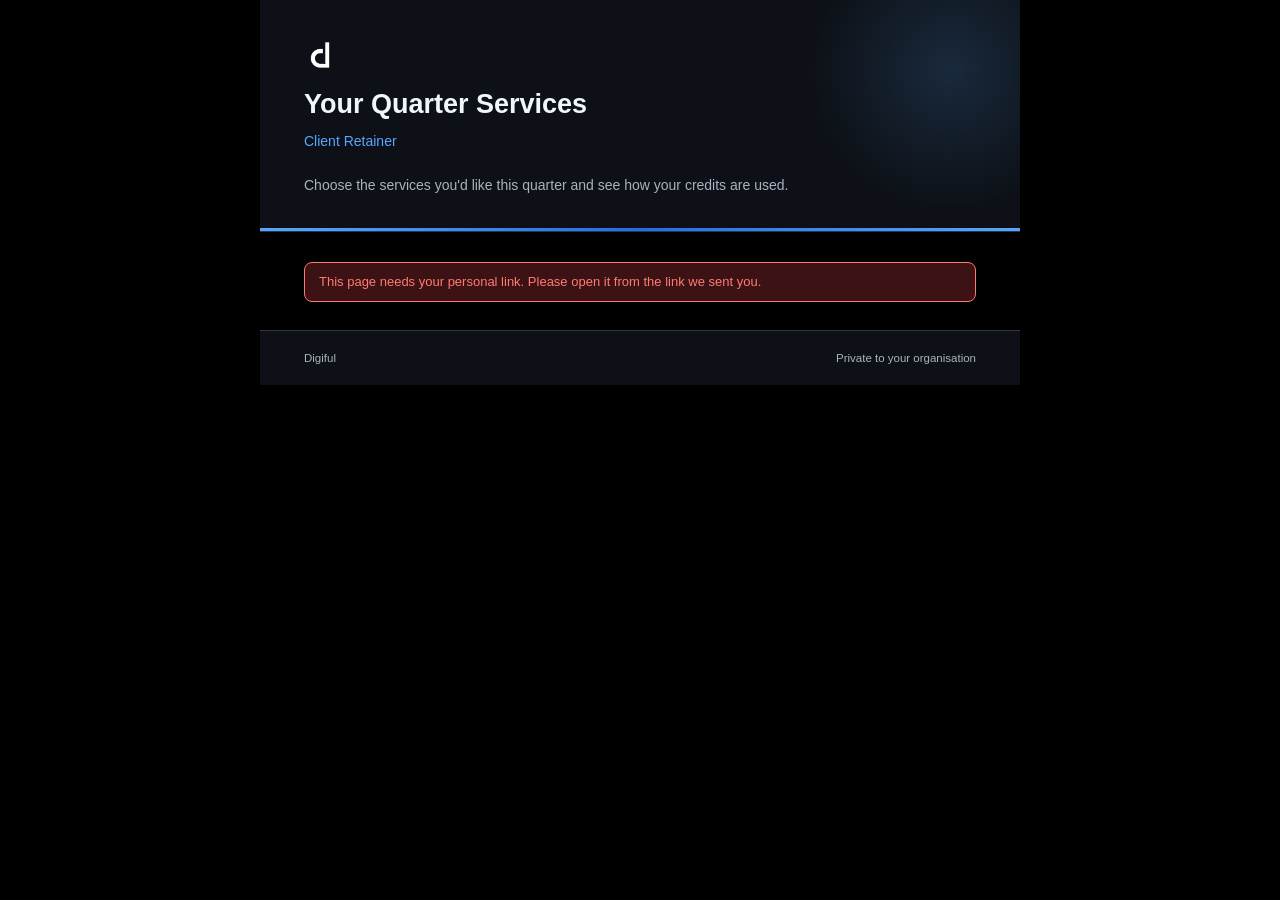
<file: qof/index.html>
<!DOCTYPE html>
<html lang="en-GB">
<head>
<meta charset="utf-8">
<meta name="viewport" content="width=device-width, initial-scale=1">
<meta name="robots" content="noindex, nofollow">
<meta name="referrer" content="no-referrer">
<title>Your Quarter Services — Digiful</title>
<link rel="stylesheet" href="../css/digiful-dark.css">
<link rel="stylesheet" href="assets/css/qof.css">
</head>
<body>

<div class="page page-narrow">
  <header class="header">
    <div class="brand"><img class="logo" src="../images/logo/digiful-logo-d-white.png" alt="Digiful" onerror="this.hidden=true;this.nextElementSibling.hidden=false"><span hidden>Digiful</span></div>
    <h1>Your Quarter Services</h1>
    <div class="subtitle">Client Retainer</div>
    <p class="header-desc">Choose the services you'd like this quarter and see how your credits are used.</p>
  </header>

  <div class="content">
    <div id="status-bar" class="status loading">⏳ Loading your quarter…</div>
    <div id="info-bar" class="info-bar" style="display:none"></div>
    <div class="proto-note" id="proto-note" style="display:none"><strong>Working session.</strong> Nothing you select here is saved or submitted yet — use the summary at the bottom to record the decision.</div>

    <div id="main" style="display:none">
      <div class="section-box">
        <h2>Part 1: Choose your services</h2>
        <p class="section-subtitle" id="p1-sub"></p>
        <div id="toast" class="toast"></div>

        <div id="strat-box" style="display:none">
          <div class="pick-grid strat-grid">
            <label class="pick-field"><span class="pick-label">Select strategy</span><select class="pick-select" id="strat-select"></select></label>
            <button type="button" class="link-btn" id="strat-remove" hidden>❌ Remove strategy</button>
          </div>
          <div id="strat-detail"></div>
        </div>

        <div id="svc-box">
          <div id="svc-rows"></div>
          <button type="button" class="add-btn" id="add-svc">➕ Add service</button>
        </div>
      </div>

      <div class="section-box">
        <h2>Part 2: Your credits</h2>
        <p class="section-subtitle">See how your choices fit this quarter's credits, and how a different plan would change it.</p>
        <div id="part2-empty" class="empty-msg">Choose at least one service above to see your credits.</div>
        <div id="part2-body" style="display:none">
          <div class="credit-counter" id="credit-counter"></div>

          <div class="fb-wrap">
            <div class="fb-title">Plan view</div>
            <div class="fb-cap" id="plan-cap">See how your selection fits each plan.</div>
            <div class="plan-tabs" id="plan-tabs"></div>
            <div class="def-caption" id="def-caption"></div>
            <div id="q-lists"></div>
            <div class="horizon-note" id="horizon-note" style="display:none"></div>
            <div class="callout upgrade" id="cc-upgrade"></div>
            <div class="callout reassure" id="cc-reassure"></div>
          </div>

          <button class="btn" id="summary-btn" type="button">Generate meeting summary →</button>
          <div class="summary-box" id="summary-box"></div>
        </div>
      </div>
    </div>
  </div>

  <footer class="footer"><div>Digiful</div><div>Private to your organisation</div></footer>
</div>

<script src="assets/js/config.js"></script>
<script src="assets/js/qof.js"></script>
</body>
</html>
</file>
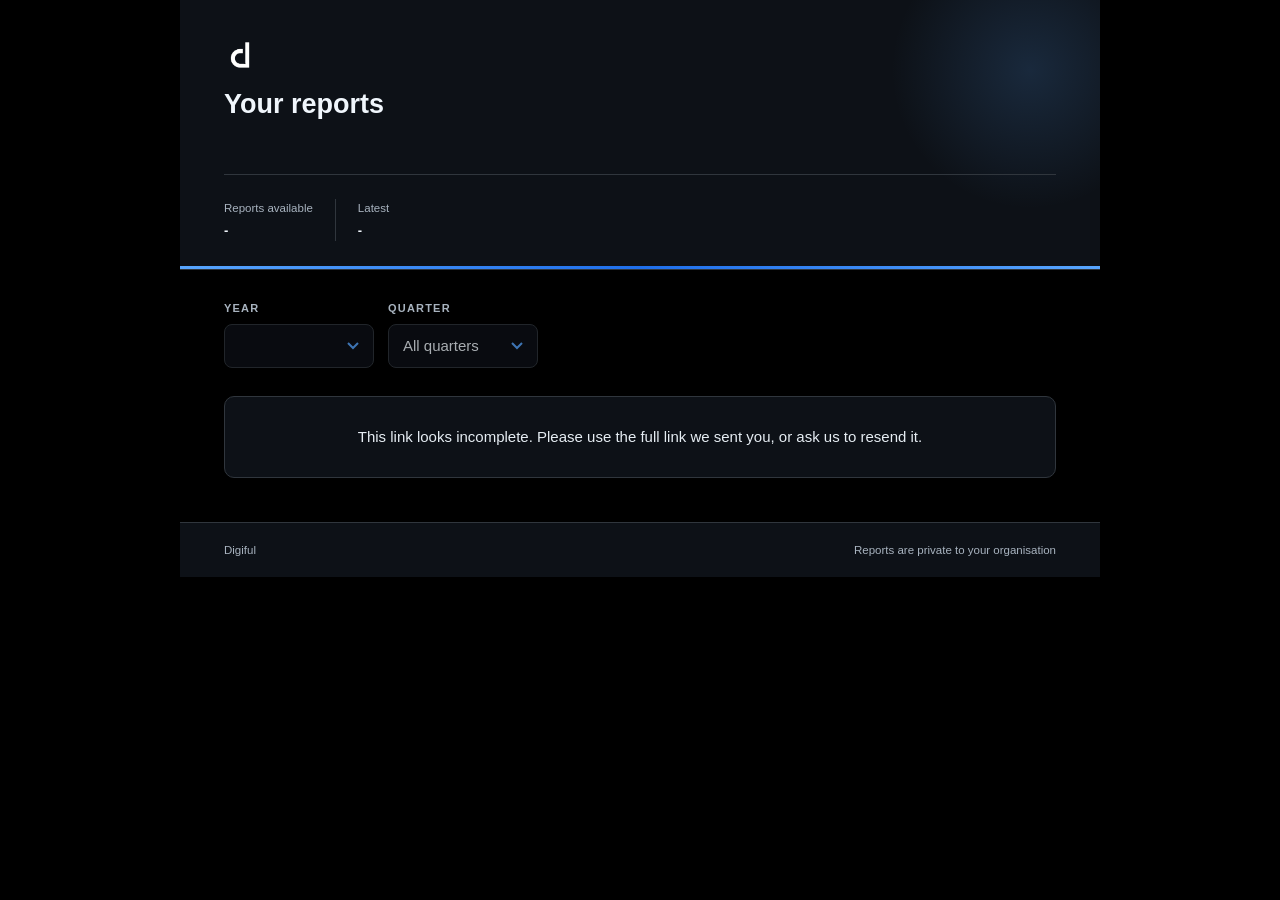
<file: reports/index.html>
<!DOCTYPE html>
<html lang="en">
<head>
<meta charset="UTF-8">
<meta name="viewport" content="width=device-width, initial-scale=1.0">
<meta name="robots" content="noindex,nofollow">
<title>Your Reports | Digiful</title>
<link rel="stylesheet" href="../css/digiful-dark.css">
<link rel="stylesheet" href="assets/css/report.css?v=20261110c">
</head>
<body>
<div class="dummy" id="demoBanner" hidden>DEMO MODE: sample data. Remove <code>?demo=1</code> from the address to use live data.</div>
<div class="page">
  <header class="header">
    <div class="brand"><img class="logo" src="../images/logo/digiful-logo-d-white.png" alt="Digiful" onerror="this.hidden=true;this.nextElementSibling.hidden=false"><span hidden>Digiful</span></div>
    <h1>Your reports</h1>
    <div class="subtitle" id="clientName">&nbsp;</div>
    <div class="header-meta">
      <div class="meta-item">Reports available<span id="metaTotal">-</span></div>
      <div class="meta-item">Latest<span id="metaLatest">-</span></div>
    </div>
  </header>

  <main class="content">
    <div class="filters" role="group" aria-label="Filter reports">
      <div class="field"><label for="yearSel">Year</label><select id="yearSel" disabled></select></div>
      <div class="field"><label for="qSel">Quarter</label>
        <select id="qSel" disabled>
          <option value="">All quarters</option><option>Q1</option><option>Q2</option><option>Q3</option><option>Q4</option>
        </select></div>
      <div class="count" id="count" aria-live="polite"></div>
    </div>
    <div id="list"><div class="loading">Loading your reports&hellip;</div></div>
  </main>

  <footer class="footer"><div>Digiful</div><div>Reports are private to your organisation</div></footer>
</div>

<script src="assets/js/config.js"></script>
<script src="assets/js/demo-data.js"></script>
<script src="assets/js/common.js?v=20261110c"></script>
<script>
(function () {
  var R = window.Reports, el = R.el;
  if (R.isDemo) document.getElementById("demoBanner").hidden = false;
  var list = document.getElementById("list"), yearSel = document.getElementById("yearSel"), qSel = document.getElementById("qSel");
  var rows = [], qsum = {};

  function fail(err) {
    list.textContent = "";
    list.appendChild(el("div", "msg", R.message(err)));
  }

  Promise.all([R.loadOrders(), R.loadQuarters()]).then(function (res) {
    rows = res[0] || [];
    (res[1] || []).forEach(function (q) { qsum[String(q.quarter_id)] = q; });
    if (!rows.length) { list.textContent = ""; list.appendChild(el("div", "msg", "No reports are available yet. We'll let you know as soon as the first one is ready.")); return; }
    document.getElementById("clientName").textContent = rows[0].client_name;
    document.title = "Your reports | " + rows[0].client_name;
    document.getElementById("metaTotal").textContent = rows.filter(hasReport).length;   /* reports only; orders without a report are counted separately */
    var latest = rows.filter(hasReport).reduce(function (a, r) { return r.period_end > a ? r.period_end : a; }, "");
    document.getElementById("metaLatest").textContent = R.fmtDate(latest);

    var years = Array.from(new Set(rows.map(function (r) { return R.quarter(r).year; }))).sort().reverse();
    var all = el("option", null, "All years"); all.value = ""; yearSel.appendChild(all);
    years.forEach(function (y) { var o = el("option", null, y); o.value = y; yearSel.appendChild(o); });
    var wantY = R.params.get("y"), wantQ = R.params.get("q");
    yearSel.value = (wantY && years.indexOf(wantY) >= 0) ? wantY : years[0];   /* default: latest year */
    if (wantQ && /^Q[1-4]$/.test(wantQ)) qSel.value = wantQ;
    yearSel.disabled = qSel.disabled = false;
    render();
    R.track("page_view", null, { page: "index" });
  }).catch(fail);

  /* ---------- orders vs reports ---------- */
  function hasReport(r) { return r.report_instance_id !== null && r.report_instance_id !== undefined; }
  function plural(n, w) { return n + " " + w + (n === 1 ? "" : "s"); }
  /* "5 orders · 3 reports". Falls back to reports-only wording if the older RPC answered (no transaction_id). */
  function countText(rs) {
    var reports = rs.filter(hasReport).length;
    if (rs.length && rs.every(function (r) { return r.transaction_id === null || r.transaction_id === undefined; })) return plural(reports, "report");
    var seen = {}, orders = 0;
    rs.forEach(function (r) { var k = r.transaction_id !== null && r.transaction_id !== undefined ? "t" + r.transaction_id : "r" + r.report_instance_id; if (!seen[k]) { seen[k] = 1; orders++; } });
    return plural(orders, "order") + " \u00B7 " + plural(reports, "report");
  }
  function statusChip(r) {
    return el("span", "stchip " + R.statusClass(r.order_status), R.status(r.order_status));
  }

  /* ---------- quarter boxes ---------- */
  var BONUS_LABEL = { EARLY_ADOPTER: "Early adopter", SIGNUP: "Sign-up", UPGRADE: "Upgrade", SERVICE_SPECIFIC: "Service specific" };
  function plus(n) { return (n > 0 ? "+" : "") + n; }
  function line(label, value, cls) {
    var d = el("div", "ql" + (cls ? " " + cls : ""));
    d.appendChild(el("span", "k", label)); d.appendChild(el("span", "v", value));
    return d;
  }
  function toggle(title, rowsFn) {
    var d = el("details", "qt"), s = el("summary", null, title);
    d.appendChild(s); var b = el("div", "qt-body"); rowsFn(b); d.appendChild(b);
    return d;
  }
  /* bonus lines: early adopter months are ONE line with a month breakdown; every other grant is its own line */
  function bonusLines(q) {
    var out = [], ea = [];
    (q.bonuses || []).forEach(function (b) {
      if (b.type === "EARLY_ADOPTER") { ea.push(b); return; }
      var det = (b.services && b.services.length) ? "Details: " + b.services.join(", ") : null;
      out.push({ label: "🎁 Bonus credits - " + (BONUS_LABEL[b.type] || "Other"), credits: Number(b.credits), details: det });
    });
    if (ea.length) {
      out.unshift({ label: "🎁 Bonus credits - Early adopter", credits: ea.reduce(function (t, b) { return t + Number(b.credits); }, 0),
        details: "Details: " + ea.map(function (b) { return plus(Number(b.credits)) + " Month " + b.month_no; }).join(", ") });
    }
    return out;
  }
  function quarterBoxes(q) {
    var wrap = el("div", "qboxes");
    wrap.appendChild(toggle("🪙 Credits spend", function (b) {
      b.appendChild(line("🪙 Plan credits per quarter", String(q.plan_credits)));
      b.appendChild(line("⇢ Borrowing from previous quarter", String(q.borrowed_in_credits)));
      bonusLines(q).forEach(function (x) { b.appendChild(line(x.label, plus(x.credits) + (x.details ? " | " + x.details : ""))); });
      if (Number(q.refund_credits)) b.appendChild(line("Refunded credits", plus(Number(q.refund_credits))));
      if (Number(q.adjustment_credits)) b.appendChild(line("Adjustments", plus(Number(q.adjustment_credits))));
      b.appendChild(line("Credits used", String(q.credits_used)));
      b.appendChild(line("Quarter balance", String(q.quarter_balance), "total"));
    }));
    wrap.appendChild(toggle("🪙 ⇢ Additional credits (borrowing)", function (b) {
      b.appendChild(line("⇢ Revision work credit spend", String(q.revision_borrowed_credits)));
    }));
    wrap.appendChild(toggle("💷 Off plan work", function (b) {
      var op = q.off_plan || [];
      if (!op.length) { b.appendChild(el("div", "ql none", "N/A")); return; }
      op.forEach(function (p) { b.appendChild(line("SID " + p.service_id + " - " + p.title, R.money(p.price_gbp))); });
    }));
    return wrap;
  }
  /* early adopter cards: once per month grant, below the list. Taken from the quarter summary; falls back to the rows. */
  function earlyAdopterCards(g, q) {
    var seen = {}, items = [];
    var src = q ? (q.bonuses || []) : [];
    if (!src.length) g.rows.forEach(function (r) { (r.bonuses || []).forEach(function (b) { if (b.type === "EARLY_ADOPTER") src.push(b); }); });
    src.forEach(function (b) {
      if (b.type !== "EARLY_ADOPTER" || Number(b.credits) <= 0) return;
      var k = b.month_no + "/" + b.month_of; if (seen[k]) return; seen[k] = 1; items.push(b);
    });
    if (!items.length) return null;
    items.sort(function (a, b) { return a.month_no - b.month_no; });
    var wrap = el("div", "bonuses ea-set");
    items.forEach(function (b) {
      var c = R.bonusCard({ type: b.type, credits: b.credits, month_no: b.month_no, month_of: b.month_of });
      var m = R.month(String(b.billing_month || "").slice(0, 7));
      if (m) c.appendChild(el("span", "bnote", "Applies to your " + m.text + " orders"));
      wrap.appendChild(c);
    });
    return wrap;
  }

  function render() {
    var y = yearSel.value, q = qSel.value, anchor = (location.hash.match(/^#q-(\d+)$/) || [])[1];
    var shown = rows.filter(function (r) { var Q = R.quarter(r); return (!y || Q.year === y) && (!q || Q.q === q); });
    list.textContent = "";
    document.getElementById("count").textContent = countText(shown);
    if (!shown.length) { list.appendChild(el("div", "msg", "Nothing to show for this selection. Try another year or quarter.")); return; }

    var groups = [], byKey = {};
    shown.forEach(function (r) {
      var Q = R.quarter(r);
      if (!byKey[Q.key]) { byKey[Q.key] = { Q: Q, rows: [] }; groups.push(byKey[Q.key]); }
      byKey[Q.key].rows.push(r);
    });
    var anchorShown = anchor && byKey[anchor];
    groups.forEach(function (g, i) {
      var d = el("details", "qgroup"); d.id = "q-" + g.Q.key;
      d.open = anchorShown ? (g.Q.key === anchor) : (i === 0);   /* back link opens its own quarter; otherwise the newest */
      var s = el("summary");
      s.appendChild(el("h2", null, g.Q.label)); s.appendChild(el("span", "range", g.Q.range));
      /* plan card: the plan that applied to this quarter (shows one-time quarter upgrades). Omitted if the database does not send it. */
      var pr = g.rows.find(function (r) { return r.plan_name; });
      if (pr) {
        var pn = String(pr.plan_name), pq = Number(pr.plan_quarter_credits);
        var ptxt = pn + (/\bplan$/i.test(pn) ? "" : " Plan") + (pq > 0 ? " (🪙 " + pq + " credits/quarter)" : "");
        var pc = R.chip("pl", ptxt); pc.setAttribute("title", "Plan for this quarter"); s.appendChild(pc);
      }
      s.appendChild(el("span", "n", countText(g.rows)));
      d.appendChild(s);
      var body = el("div", "qbody");
      g.rows.forEach(function (r) {
        var orderOnly = !hasReport(r);   /* order with no report yet: a plain card, no link */
        var a = orderOnly ? el("div", "rcard order") : el("a", "rcard");
        if (!orderOnly) a.href = R.link("report.html", { id: r.report_instance_id });
        var isSummary = r.render_mode === "summary";
        var m = R.month(r.service_month);
        if (m) { var mc = el("div", "mcard"); mc.setAttribute("aria-label", "Month: " + m.text); mc.appendChild(el("b", null, m.mon)); mc.appendChild(el("span", null, m.yr)); a.appendChild(mc); }
        /* line 1: title + credits card + (only when one applies) service-specific bonus card. Early adopter cards sit once below the list. */
        var main = el("div", "main"), trow = el("div", "trow"), t = el("div", "t", r.title);
        if (r.report_label) t.appendChild(el("span", "pill", r.report_label));
        trow.appendChild(t);
        var cc = R.creditsChip(r.credits); if (cc) trow.appendChild(cc);
        R.bonusChipNodes(r.bonuses).forEach(function (n) { trow.appendChild(n); });
        main.appendChild(trow);
        /* line 2: "Service: <name>" + service id card */
        if (r.service_name || (r.service_id !== null && r.service_id !== undefined)) {
          var srow = el("div", "s srow");
          if (r.service_name) { srow.appendChild(el("span", "sl", "Service:")); srow.appendChild(document.createTextNode(" ")); srow.appendChild(el("span", "sn", r.service_name)); srow.appendChild(document.createTextNode(" ")); }
          if (r.service_id !== null && r.service_id !== undefined) srow.appendChild(R.chip("sid", "SID " + r.service_id));
          main.appendChild(srow);
        }
        /* description under every card, clamped to two lines by CSS (.rcard .d). Order text override if set, else the service description. */
        if (r.description) main.appendChild(el("div", "d", r.description));
        a.appendChild(main);
        var side = el("div", "side");
        if (r.order_status) side.appendChild(statusChip(r));
        if (!orderOnly) side.appendChild(el("span", "go", isSummary ? "• See details" : "📄 See report"));
        if (side.childNodes.length) a.appendChild(side);
        if (!orderOnly) {
          var open = function () { R.track("report_open", r.report_instance_id, { kind: isSummary ? "details" : "report" }); };
          a.addEventListener("click", open); a.addEventListener("auxclick", open);
        }
        body.appendChild(a);
      });
      var ea = earlyAdopterCards(g, qsum[g.Q.key]);
      if (ea) body.appendChild(ea);
      d.appendChild(body);
      if (qsum[g.Q.key]) d.appendChild(quarterBoxes(qsum[g.Q.key]));
      list.appendChild(d);
    });
    if (anchorShown) {
      var target = document.getElementById("q-" + anchor);
      target.scrollIntoView({ block: "start" }); target.classList.add("flash");
    }
  }
  function onFilter(which, sel) {
    return function () {
      history.replaceState(null, "", location.pathname + location.search); render();
      R.track("filter_change", null, { page: "index", filter: which, value: sel.value || "all" });
    };
  }
  yearSel.addEventListener("change", onFilter("year", yearSel));
  qSel.addEventListener("change", onFilter("quarter", qSel));
})();
</script>
</body>
</html>
</file>
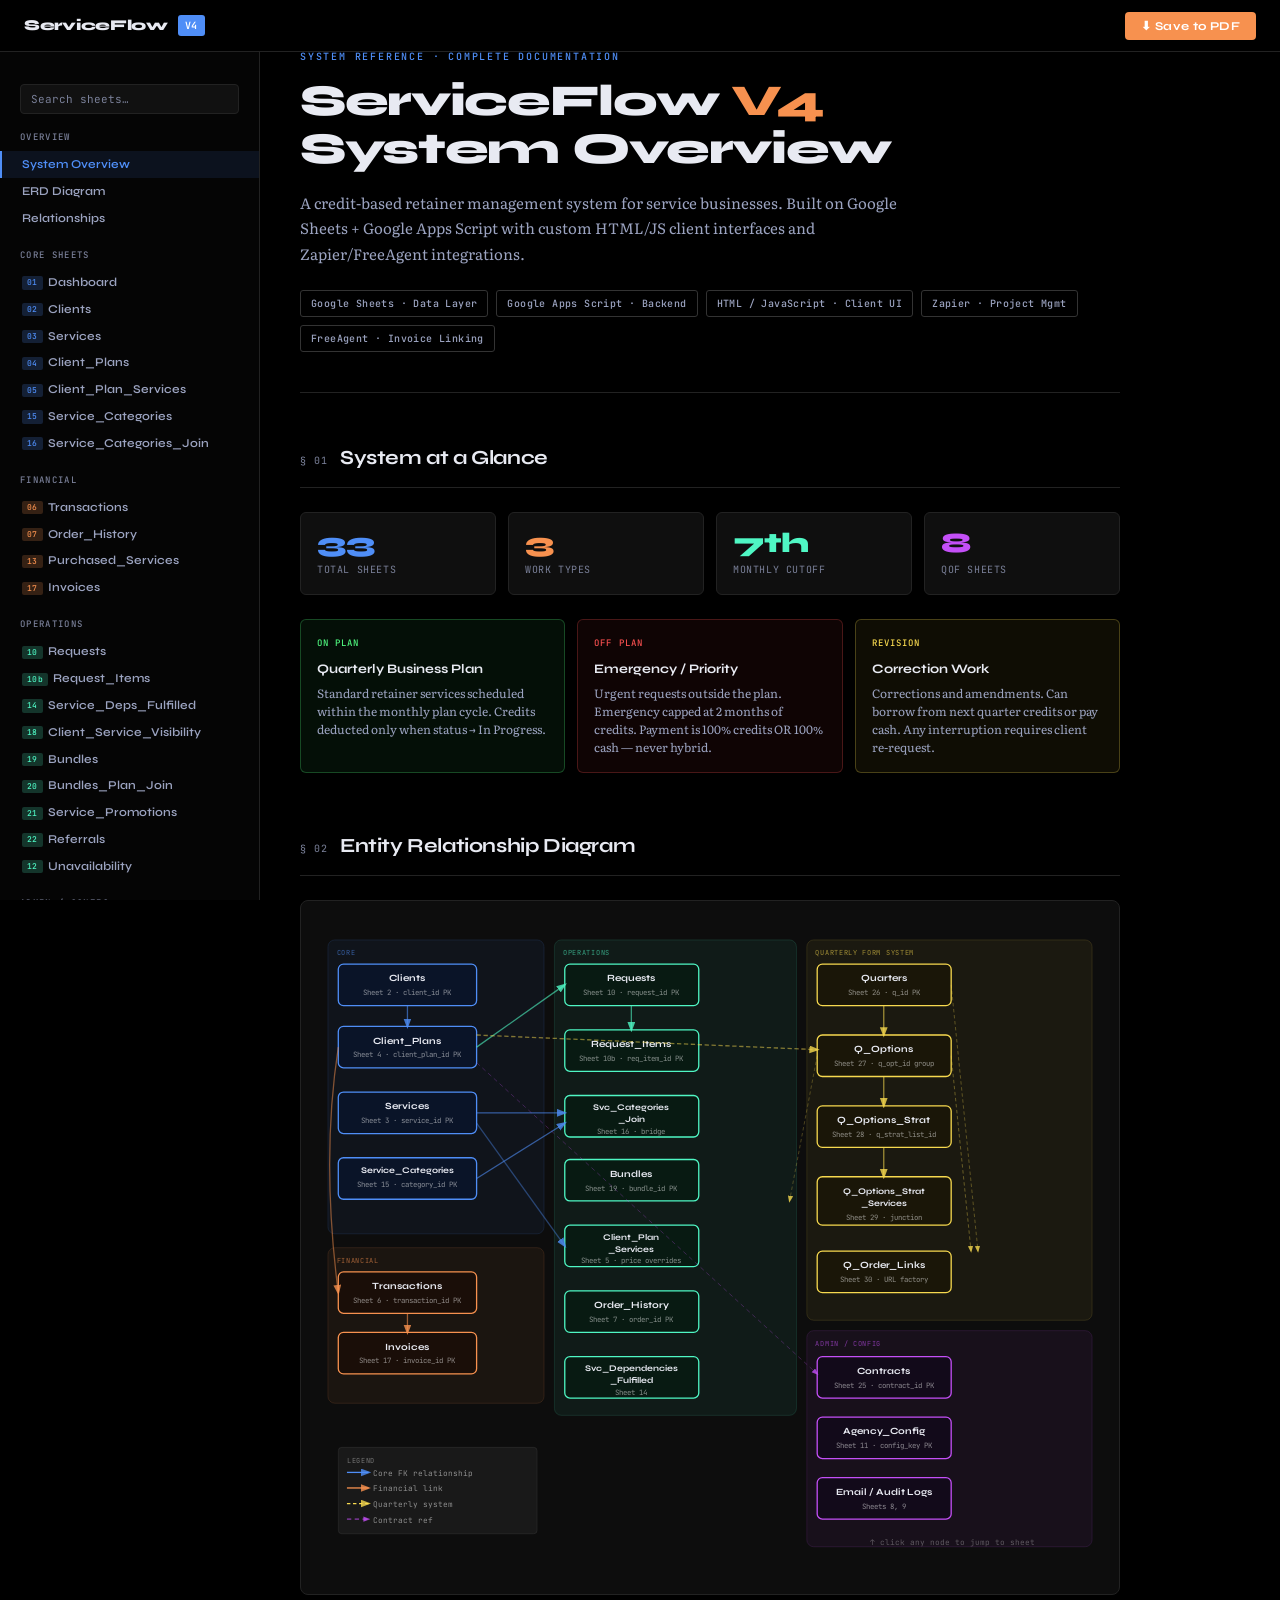
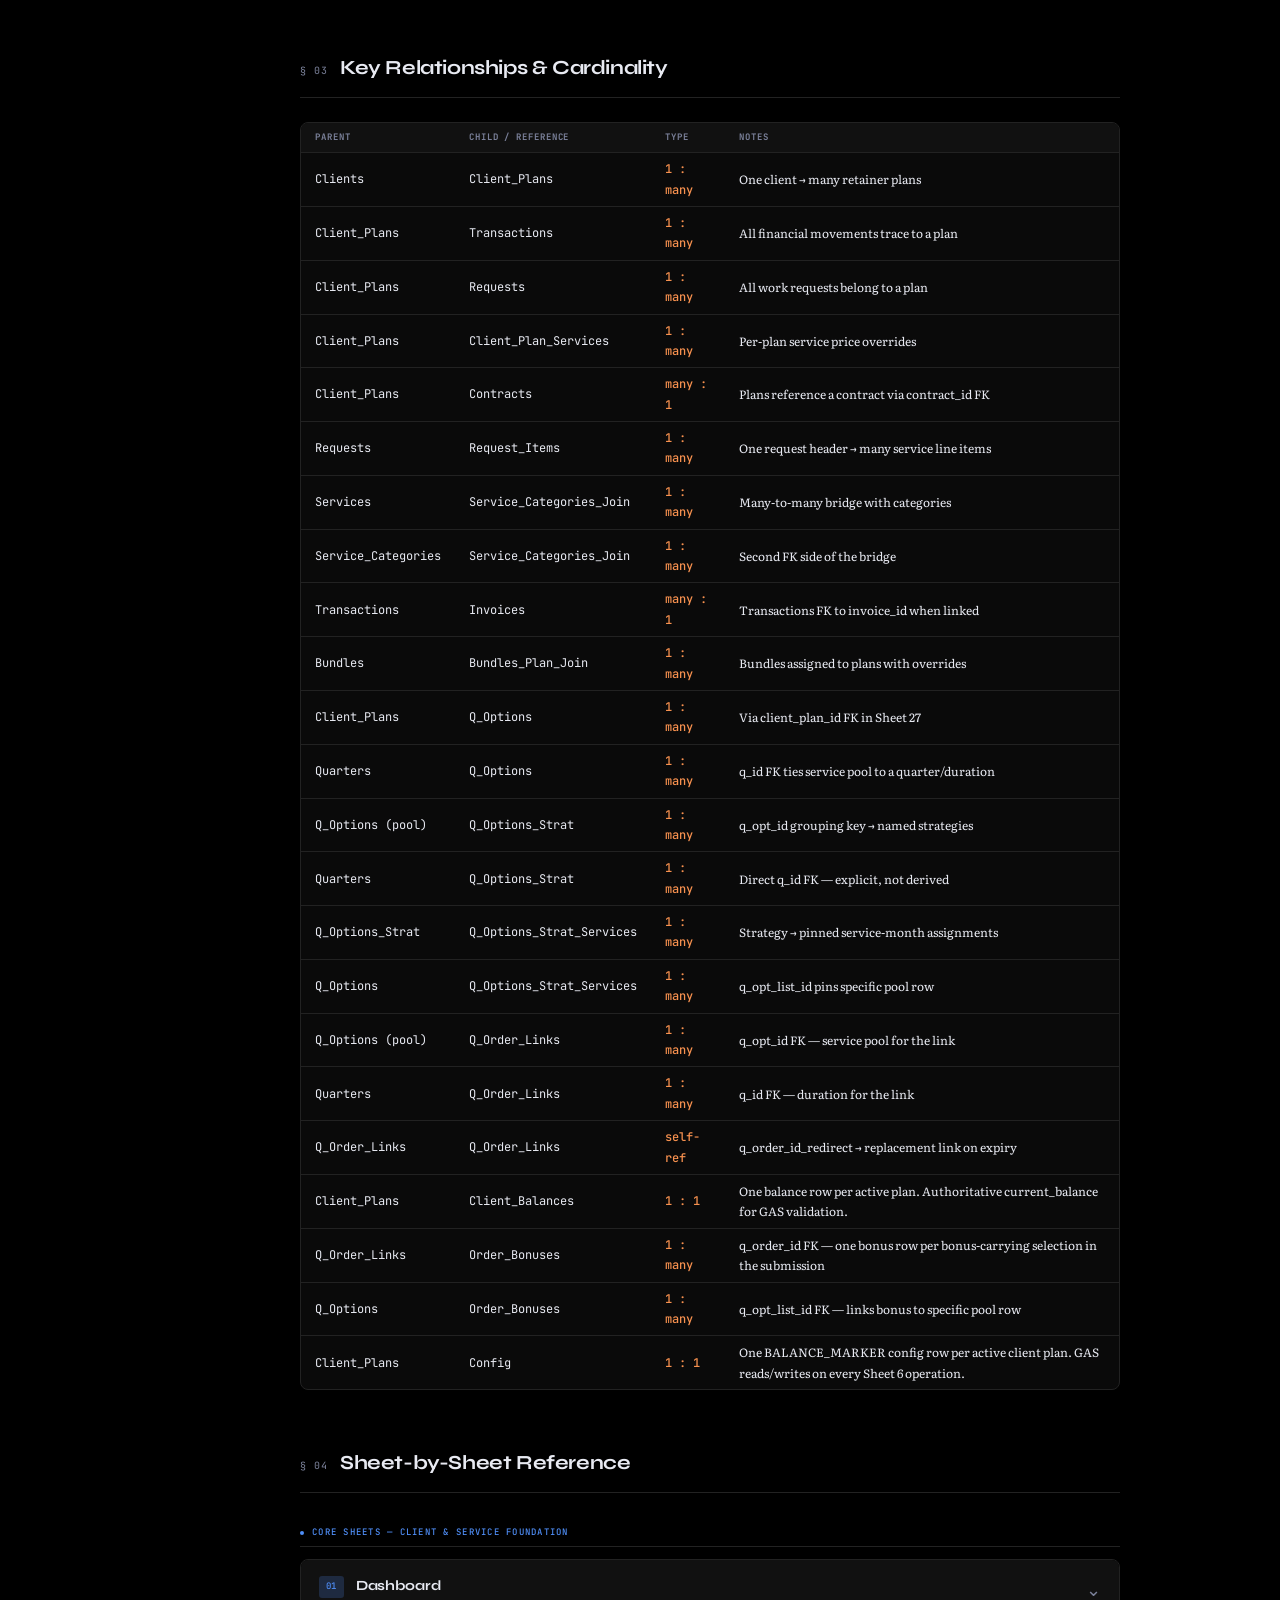
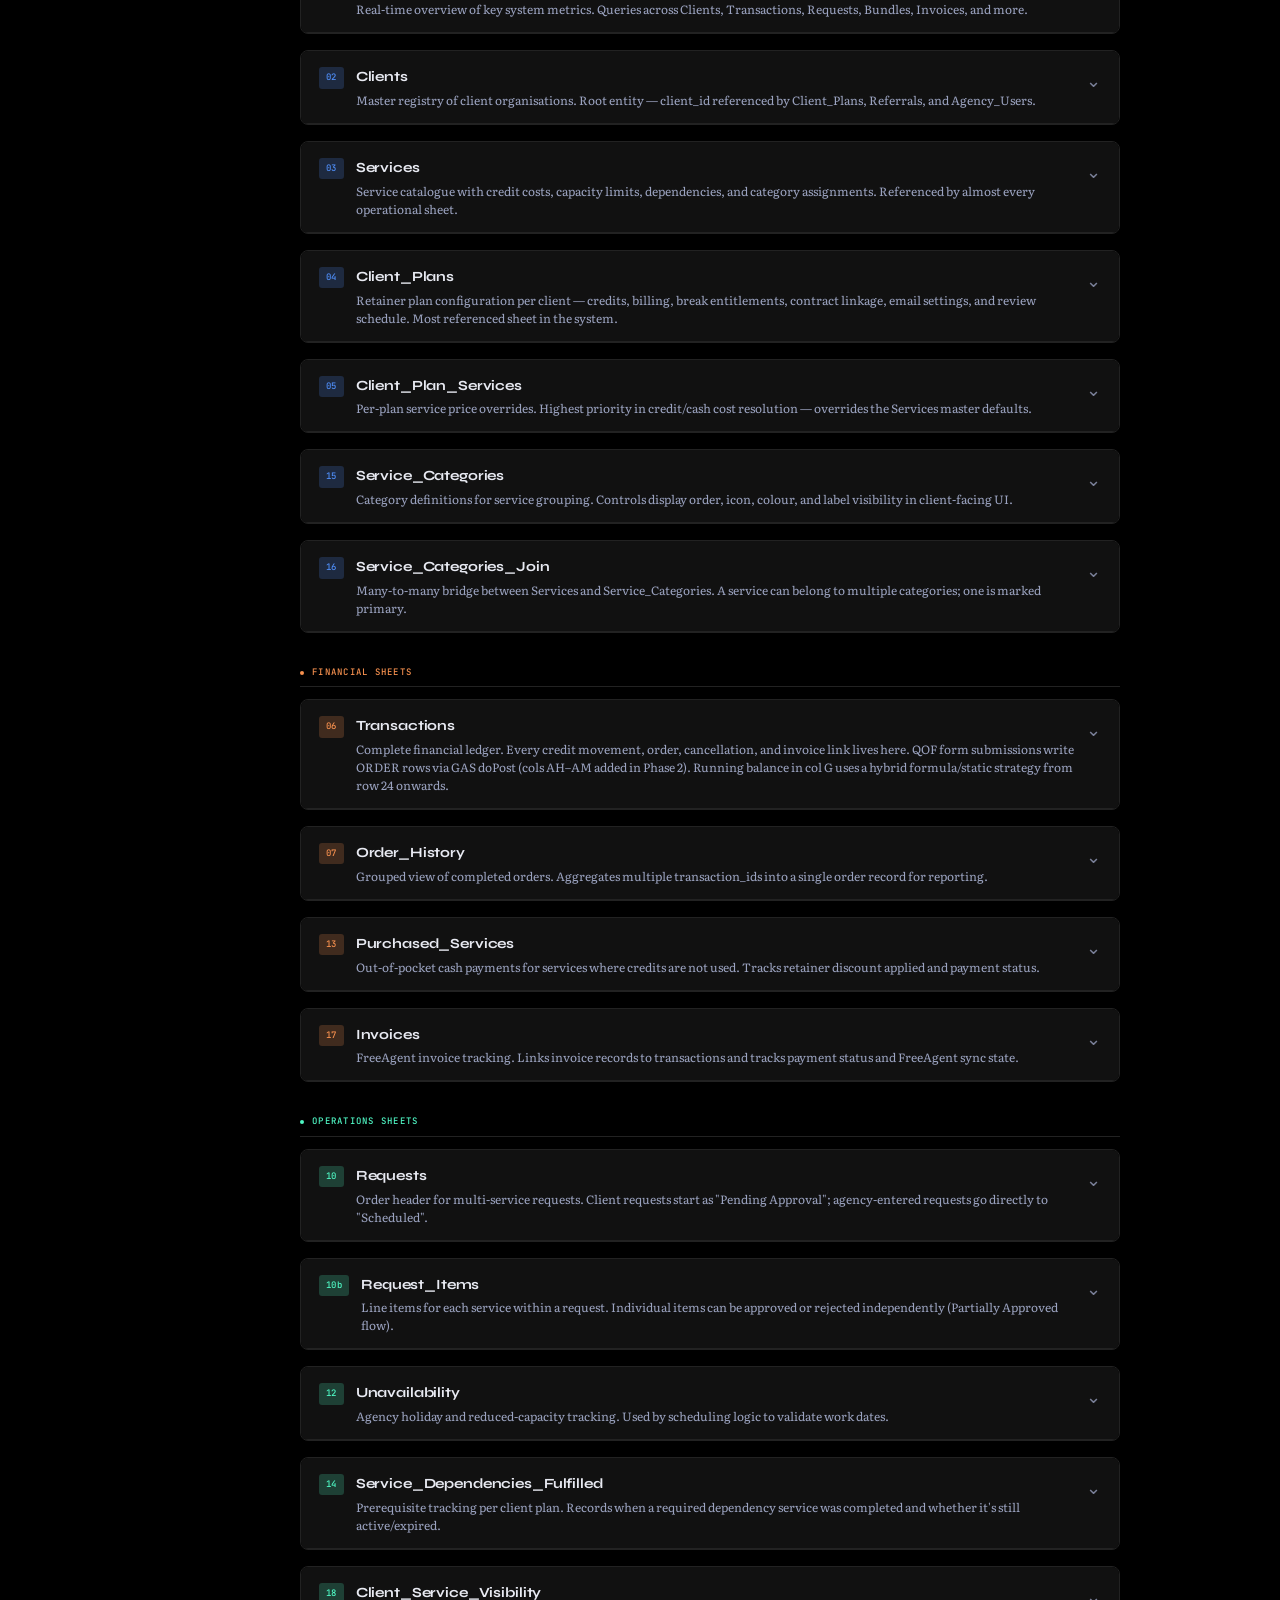
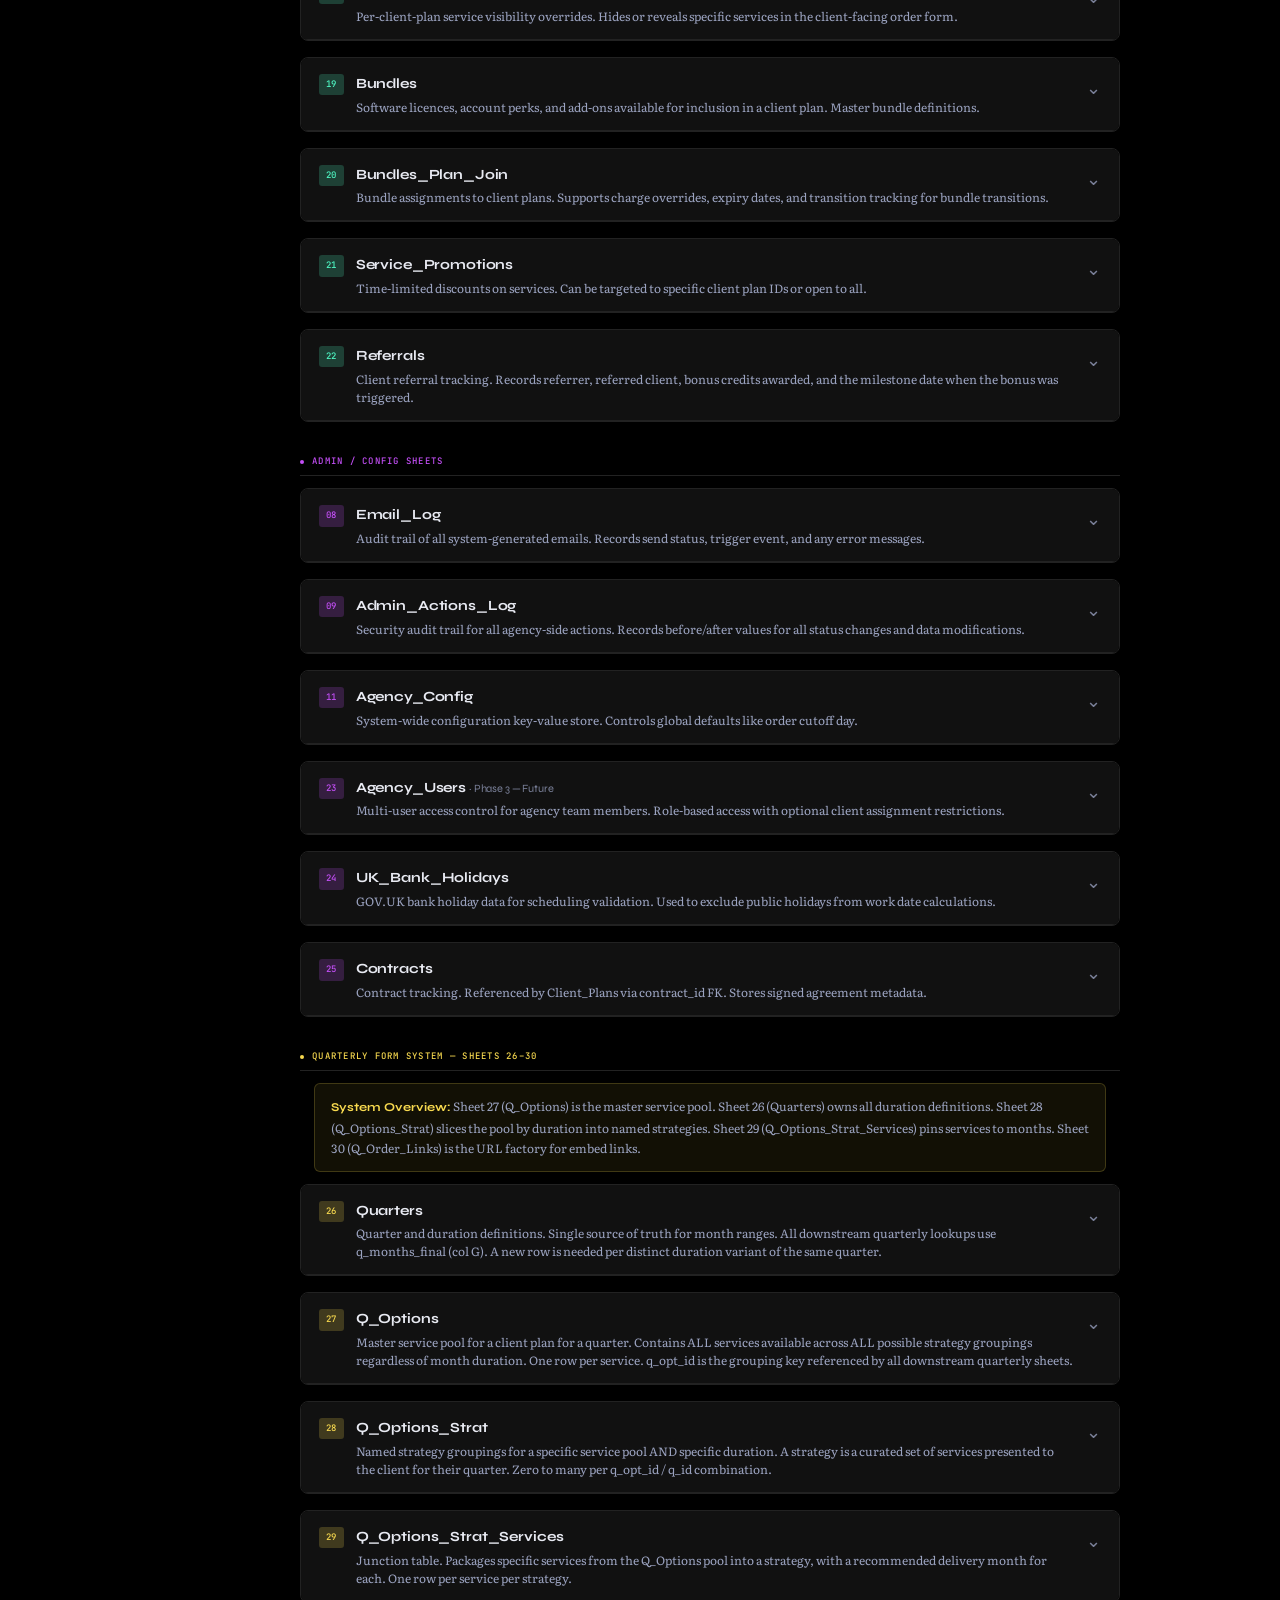
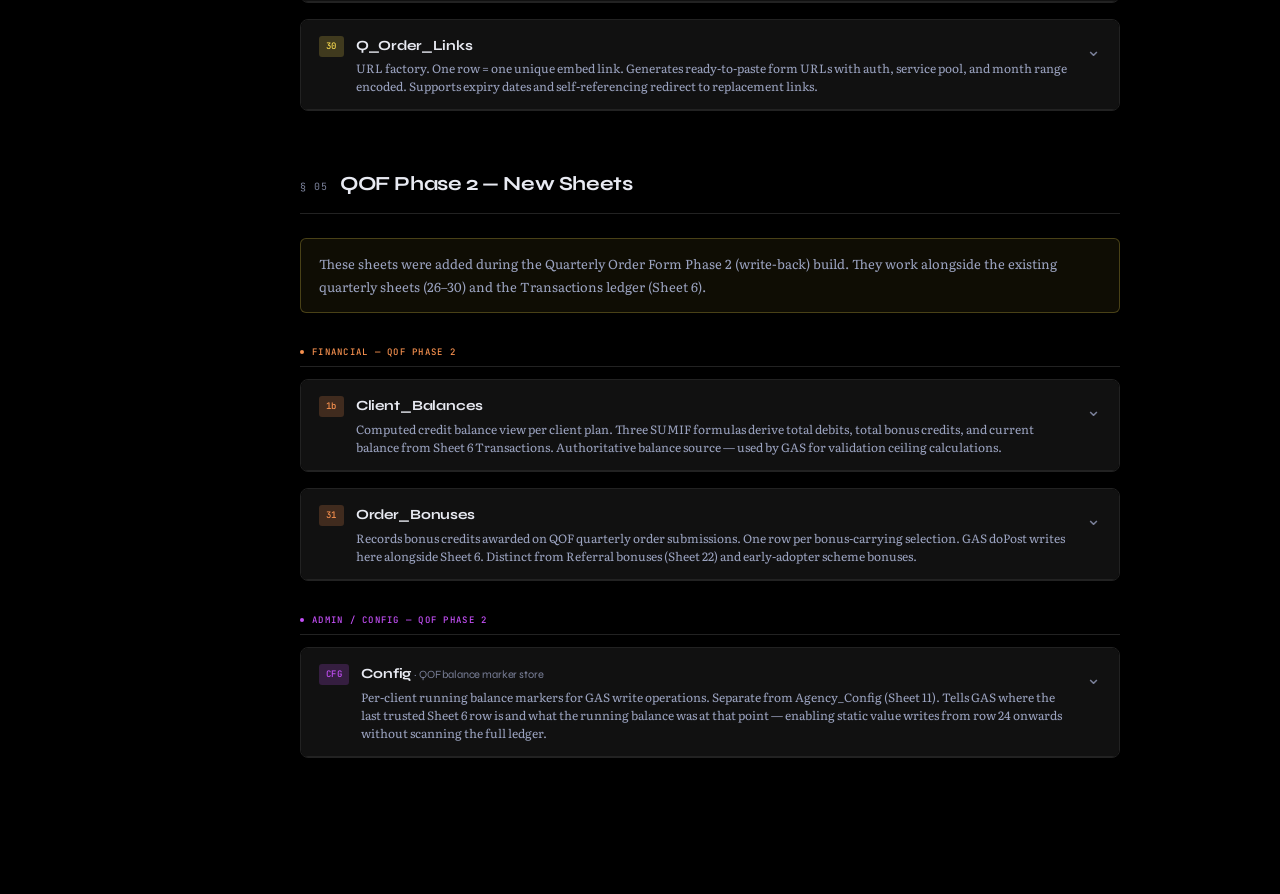
<file: serviceflow_v4_black.html>
<!DOCTYPE html>
<html lang="en">
<head>
<meta charset="UTF-8">
<meta name="viewport" content="width=device-width, initial-scale=1.0">
<title>ServiceFlow V4 — System Reference</title>
<link href="https://fonts.googleapis.com/css2?family=Syne:wght@400;600;700;800&family=JetBrains+Mono:wght@400;500&family=Literata:ital,wght@0,300;0,400;0,500;1,300&display=swap" rel="stylesheet">
<style>
:root {
  --bg: #000000;
  --surface: #0a0a0a;
  --surface2: #111111;
  --surface3: #1a1a1a;
  --border: #222222;
  --border2: #333333;
  --ink: #e8eaf2;
  --ink2: #9ba3c0;
  --ink3: #7a8099;
  --accent: #4f8ef7;
  --accent2: #f7914f;
  --accent3: #4ff7c4;
  --accent4: #f74f91;
  --accent5: #c44ff7;
  --yellow: #f7d94f;
  --red: #f74f4f;
  --green: #4ff77e;

  /* Sheet tier colours */
  --tier-core: #4f8ef7;
  --tier-finance: #f7914f;
  --tier-ops: #4ff7c4;
  --tier-admin: #c44ff7;
  --tier-quarterly: #f7d94f;
}

* { margin:0; padding:0; box-sizing:border-box; }

html { scroll-behavior: smooth; background: #000000; }

body {
  font-family: 'Literata', Georgia, serif;
  background: var(--bg);
  color: var(--ink);
  font-size: 14px;
  line-height: 1.7;
  overflow-x: hidden;
}

/* ── TOPBAR ── */
.topbar {
  position: fixed;
  top: 0; left: 0; right: 0;
  z-index: 1000;
  background: #000000;
  backdrop-filter: blur(12px);
  border-bottom: 1px solid var(--border);
  display: flex;
  align-items: center;
  justify-content: space-between;
  padding: 0 24px;
  height: 52px;
  gap: 16px;
}
.topbar-brand {
  font-family: 'Syne', sans-serif;
  font-weight: 800;
  font-size: 15px;
  letter-spacing: -.02em;
  color: var(--ink);
  display: flex;
  align-items: center;
  gap: 10px;
}
.topbar-brand .ver {
  font-size: 10px;
  font-weight: 600;
  background: var(--accent);
  color: #fff;
  padding: 2px 7px;
  border-radius: 3px;
  letter-spacing: .06em;
  font-family: 'JetBrains Mono', monospace;
}
.topbar-actions { display:flex; gap:10px; align-items:center; }
.btn-pdf {
  background: var(--accent2);
  color: #fff;
  border: none;
  padding: 7px 16px;
  font-family: 'Syne', sans-serif;
  font-size: 12px;
  font-weight: 700;
  cursor: pointer;
  border-radius: 4px;
  letter-spacing: .03em;
  transition: opacity .15s, transform .1s;
  display: flex; align-items: center; gap: 6px;
}
.btn-pdf:hover { opacity:.88; transform:translateY(-1px); }
.menu-toggle {
  display: none;
  background: #111111;
  border: 1px solid var(--border);
  color: var(--ink);
  padding: 6px 10px;
  border-radius: 4px;
  cursor: pointer;
  font-size: 16px;
}

/* ── SIDEBAR ── */
.layout { display: flex; padding-top: 52px; min-height: 100vh; background: #000000; }

.sidebar {
  width: 260px;
  flex-shrink: 0;
  position: fixed;
  top: 52px;
  bottom: 0;
  left: 0;
  overflow-y: auto;
  background: #050505;
  border-right: 1px solid var(--border);
  padding: 20px 0 40px;
  scrollbar-width: thin;
  scrollbar-color: var(--border2) transparent;
}
.sidebar::-webkit-scrollbar { width: 4px; }
.sidebar::-webkit-scrollbar-thumb { background: var(--border2); border-radius: 2px; }

.nav-section-label {
  font-family: 'JetBrains Mono', monospace;
  font-size: 9px;
  font-weight: 500;
  letter-spacing: .15em;
  text-transform: uppercase;
  color: var(--ink3);
  padding: 16px 20px 6px;
}
.nav-item {
  display: block;
  padding: 5px 20px;
  font-family: 'Syne', sans-serif;
  font-size: 12px;
  font-weight: 600;
  color: var(--ink2);
  text-decoration: none;
  transition: color .15s, background .15s;
  border-left: 2px solid transparent;
  line-height: 1.4;
}
.nav-item:hover { color: var(--ink); background: #111111; }
.nav-item.active { color: var(--accent); border-left-color: var(--accent); background: rgba(79,142,247,.10); }
.nav-chip {
  display: inline-block;
  font-family: 'JetBrains Mono', monospace;
  font-size: 8px;
  font-weight: 500;
  padding: 1px 5px;
  border-radius: 2px;
  margin-right: 5px;
  vertical-align: middle;
  letter-spacing: .04em;
}
.chip-core    { background: rgba(79,142,247,.2);  color: var(--tier-core); }
.chip-finance { background: rgba(247,145,79,.2);  color: var(--tier-finance); }
.chip-ops     { background: rgba(79,247,196,.2);  color: var(--tier-ops); }
.chip-admin   { background: rgba(196,79,247,.2);  color: var(--tier-admin); }
.chip-q       { background: rgba(247,217,79,.2);  color: var(--tier-quarterly); }

/* ── MAIN CONTENT ── */
.main {
  margin-left: 260px;
  flex: 1;
  padding: 48px 40px 80px;
  max-width: 900px;
  background: #000000;
}

/* ── HERO ── */
.hero {
  border-bottom: 1px solid var(--border);
  padding-bottom: 40px;
  margin-bottom: 48px;
}
.hero-eyebrow {
  font-family: 'JetBrains Mono', monospace;
  font-size: 10px;
  font-weight: 500;
  letter-spacing: .18em;
  text-transform: uppercase;
  color: var(--accent);
  margin-bottom: 12px;
}
.hero h1 {
  font-family: 'Syne', sans-serif;
  font-size: clamp(28px, 4vw, 44px);
  font-weight: 800;
  letter-spacing: -.03em;
  line-height: 1.1;
  color: var(--ink);
  margin-bottom: 16px;
}
.hero h1 span { color: var(--accent2); }
.hero-sub {
  font-family: 'Literata', serif;
  font-size: 15px;
  color: var(--ink2);
  max-width: 620px;
  line-height: 1.7;
  margin-bottom: 24px;
}
.hero-pills {
  display: flex;
  flex-wrap: wrap;
  gap: 8px;
}
.hero-pill {
  font-family: 'JetBrains Mono', monospace;
  font-size: 10px;
  font-weight: 500;
  padding: 4px 10px;
  border-radius: 3px;
  border: 1px solid var(--border2);
  color: var(--ink2);
  letter-spacing: .04em;
  background: #000000;
}

/* ── SECTION TITLES ── */
.section { margin-bottom: 56px; }
.section-header {
  display: flex;
  align-items: baseline;
  gap: 12px;
  margin-bottom: 24px;
  padding-bottom: 12px;
  border-bottom: 1px solid var(--border);
}
.section-num {
  font-family: 'JetBrains Mono', monospace;
  font-size: 10px;
  color: var(--ink3);
  letter-spacing: .1em;
}
.section-title {
  font-family: 'Syne', sans-serif;
  font-size: 20px;
  font-weight: 700;
  letter-spacing: -.02em;
  color: var(--ink);
}

/* ── OVERVIEW STATS GRID ── */
.stats-grid {
  display: grid;
  grid-template-columns: repeat(auto-fit, minmax(140px, 1fr));
  gap: 12px;
  margin-bottom: 24px;
}
.stat-card {
  background: #0f0f0f;
  border: 1px solid var(--border);
  border-radius: 6px;
  padding: 16px;
}
.stat-num {
  font-family: 'Syne', sans-serif;
  font-size: 28px;
  font-weight: 800;
  color: var(--accent);
  letter-spacing: -.03em;
  line-height: 1;
  margin-bottom: 4px;
}
.stat-label {
  font-family: 'JetBrains Mono', monospace;
  font-size: 10px;
  color: var(--ink3);
  letter-spacing: .06em;
  text-transform: uppercase;
}

/* ── TECH STACK ── */
.tech-stack {
  display: flex;
  flex-wrap: wrap;
  gap: 10px;
  margin-bottom: 24px;
}
.tech-item {
  background: #0f0f0f;
  border: 1px solid var(--border);
  border-radius: 4px;
  padding: 8px 14px;
  font-family: 'JetBrains Mono', monospace;
  font-size: 11px;
  color: var(--ink2);
  display: flex;
  align-items: center;
  gap: 8px;
}
.tech-dot {
  width: 6px; height: 6px;
  border-radius: 50%;
  flex-shrink: 0;
}

/* ── WORK TYPES ── */
.work-types {
  display: grid;
  grid-template-columns: repeat(auto-fit, minmax(200px, 1fr));
  gap: 12px;
  margin-bottom: 0;
}
.work-type-card {
  border-radius: 6px;
  padding: 16px;
  border: 1px solid;
}
.wt-on  { background: rgba(79,247,126,.06);  border-color: rgba(79,247,126,.25); }
.wt-off { background: rgba(247,79,79,.06);   border-color: rgba(247,79,79,.25); }
.wt-rev { background: rgba(247,217,79,.06);  border-color: rgba(247,217,79,.25); }
.wt-label {
  font-family: 'JetBrains Mono', monospace;
  font-size: 9px;
  font-weight: 500;
  letter-spacing: .12em;
  text-transform: uppercase;
  margin-bottom: 6px;
}
.wt-on .wt-label  { color: var(--green); }
.wt-off .wt-label { color: var(--red); }
.wt-rev .wt-label { color: var(--yellow); }
.wt-name {
  font-family: 'Syne', sans-serif;
  font-weight: 700;
  font-size: 13px;
  color: var(--ink);
  margin-bottom: 4px;
}
.wt-desc {
  font-size: 12px;
  color: var(--ink2);
  line-height: 1.5;
}

/* ── ERD ── */
.erd-container {
  background: #0d0d0d;
  border: 1px solid var(--border);
  border-radius: 8px;
  padding: 32px 20px;
  overflow-x: auto;
}
.erd-svg-wrap {
  min-width: 700px;
}

/* ERD Node styles */
.erd-node {
  cursor: pointer;
  transition: filter .2s;
}
.erd-node:hover { filter: brightness(1.15); }
.erd-node rect {
  rx: 6;
}
.erd-node-title {
  font-family: 'Syne', sans-serif;
  font-weight: 700;
  font-size: 11px;
}
.erd-node-sub {
  font-family: 'JetBrains Mono', monospace;
  font-size: 9px;
  fill: rgba(255,255,255,.6);
}
.erd-arrow {
  marker-end: url(#arrowhead);
  fill: none;
  stroke-width: 1.5;
}
.erd-legend-item {
  font-family: 'JetBrains Mono', monospace;
  font-size: 9px;
}

/* ── SHEET CARDS ── */
.sheet-group-label {
  font-family: 'JetBrains Mono', monospace;
  font-size: 9px;
  font-weight: 500;
  letter-spacing: .14em;
  text-transform: uppercase;
  color: var(--ink3);
  margin: 32px 0 12px;
  padding-bottom: 6px;
  border-bottom: 1px solid var(--border);
  display: flex;
  align-items: center;
  gap: 8px;
}
.sheet-group-label::before {
  content: '';
  width: 4px; height: 4px;
  border-radius: 50%;
  background: currentColor;
}

.sheet-card {
  background: #0a0a0a;
  border: 1px solid var(--border);
  border-radius: 8px;
  margin-bottom: 16px;
  overflow: hidden;
  transition: border-color .2s;
}
.sheet-card:hover { border-color: var(--border2); }

.sheet-card-header {
  display: flex;
  align-items: flex-start;
  gap: 12px;
  padding: 14px 18px;
  background: #111111;
  border-bottom: 1px solid var(--border);
  cursor: pointer;
  user-select: none;
}
.sheet-num-badge {
  font-family: 'JetBrains Mono', monospace;
  font-size: 9px;
  font-weight: 500;
  padding: 3px 7px;
  border-radius: 3px;
  flex-shrink: 0;
  margin-top: 2px;
  letter-spacing: .04em;
}
.sheet-name {
  font-family: 'Syne', sans-serif;
  font-weight: 700;
  font-size: 14px;
  color: var(--ink);
  letter-spacing: -.01em;
}
.sheet-purpose {
  font-size: 12px;
  color: var(--ink2);
  margin-top: 2px;
  line-height: 1.5;
}
.sheet-toggle {
  margin-left: auto;
  color: var(--ink3);
  font-size: 18px;
  flex-shrink: 0;
  transition: transform .2s;
}
.sheet-card.open .sheet-toggle { transform: rotate(180deg); }

.sheet-card-body {
  display: none;
  padding: 0;
}
.sheet-card.open .sheet-card-body { display: block; }

/* Column table inside sheet card */
.col-table { width: 100%; border-collapse: collapse; }
.col-table th {
  font-family: 'JetBrains Mono', monospace;
  font-size: 9px;
  font-weight: 500;
  letter-spacing: .1em;
  text-transform: uppercase;
  color: var(--ink3);
  padding: 7px 14px;
  text-align: left;
  border-bottom: 1px solid var(--border);
  background: #111111;
}
.col-table td {
  padding: 6px 14px;
  border-bottom: 1px solid var(--border);
  font-size: 12px;
  vertical-align: top;
}
.col-table tr:last-child td { border-bottom: none; }
.col-table tr:hover td { background: rgba(255,255,255,.03); }
.col-mono { font-family: 'JetBrains Mono', monospace; font-size: 11px; color: var(--ink); }
.col-letter {
  font-family: 'JetBrains Mono', monospace;
  font-size: 10px;
  color: var(--ink3);
  font-weight: 500;
}

/* Inline badges */
.badge {
  display: inline-block;
  font-family: 'JetBrains Mono', monospace;
  font-size: 8px;
  font-weight: 500;
  letter-spacing: .06em;
  padding: 1px 5px;
  border-radius: 2px;
  text-transform: uppercase;
  white-space: nowrap;
}
.badge-pk  { background: rgba(247,145,79,.2);  color: var(--accent2); }
.badge-fk  { background: rgba(79,142,247,.2);  color: var(--accent); }
.badge-null{ background: rgba(92,100,122,.2);  color: var(--ink3); }
.badge-cb  { background: rgba(79,247,196,.2);  color: var(--accent3); }
.badge-lk  { background: rgba(196,79,247,.2);  color: var(--accent5); }

.fk-ref {
  font-family: 'JetBrains Mono', monospace;
  font-size: 10px;
  color: var(--accent);
}

/* Formula callout */
.formula {
  font-family: 'JetBrains Mono', monospace;
  font-size: 10px;
  background: rgba(79,142,247,.12);
  border-left: 2px solid var(--accent);
  padding: 4px 8px;
  margin-top: 3px;
  border-radius: 0 3px 3px 0;
  color: var(--ink2);
  display: block;
  white-space: pre-wrap;
  word-break: break-all;
}

/* Sample data block */
.sample-block {
  background: #111111;
  border-top: 1px solid var(--border);
  padding: 12px 14px;
}
.sample-label {
  font-family: 'JetBrains Mono', monospace;
  font-size: 9px;
  font-weight: 500;
  letter-spacing: .12em;
  text-transform: uppercase;
  color: var(--ink3);
  margin-bottom: 8px;
}
.sample-row {
  display: flex;
  gap: 8px;
  flex-wrap: wrap;
  row-gap: 4px;
}
.sample-kv {
  font-family: 'JetBrains Mono', monospace;
  font-size: 10px;
  background: #1a1a1a;
  border: 1px solid var(--border);
  border-radius: 3px;
  padding: 2px 8px;
  color: var(--ink2);
  white-space: nowrap;
}
.sample-kv span { color: var(--accent3); }

/* Note / callout */
.note {
  background: rgba(247,145,79,.07);
  border-left: 3px solid var(--accent2);
  padding: 10px 14px;
  font-size: 12px;
  color: var(--ink2);
  margin: 12px 14px;
  border-radius: 0 4px 4px 0;
}
.note strong { color: var(--ink); }

/* ── RELATIONS TABLE ── */
.rel-table { width: 100%; border-collapse: collapse; }
.rel-table th {
  font-family: 'JetBrains Mono', monospace;
  font-size: 9px;
  letter-spacing: .1em;
  text-transform: uppercase;
  color: var(--ink3);
  padding: 7px 14px;
  text-align: left;
  border-bottom: 1px solid var(--border);
  background: #111111;
}
.rel-table td {
  padding: 6px 14px;
  border-bottom: 1px solid var(--border);
  font-size: 12px;
}
.rel-table tr:last-child td { border-bottom: none; }
.rel-table tr:hover td { background: rgba(255,255,255,.03); }
.cardinality {
  font-family: 'JetBrains Mono', monospace;
  font-size: 11px;
  color: var(--accent2);
  font-weight: 500;
}
.card-wrap {
  background: #0a0a0a;
  border: 1px solid var(--border);
  border-radius: 8px;
  overflow: hidden;
}

/* ── QUARTERLY SYSTEM SPECIAL ── */
.q-rule {
  background: rgba(247,217,79,.07);
  border: 1px solid rgba(247,217,79,.2);
  border-radius: 6px;
  padding: 12px 16px;
  margin: 12px 14px;
  font-size: 12px;
  color: var(--ink2);
}
.q-rule strong { color: var(--yellow); font-family: 'Syne', sans-serif; }

.q-example {
  margin: 12px 14px;
  overflow-x: auto;
}
.q-example table {
  border-collapse: collapse;
  font-size: 11px;
  font-family: 'JetBrains Mono', monospace;
  width: 100%;
}
.q-example th {
  background: #1a1a1a;
  border: 1px solid var(--border);
  padding: 5px 10px;
  color: var(--ink2);
  text-align: left;
}
.q-example td {
  border: 1px solid var(--border);
  padding: 5px 10px;
  color: var(--ink);
}
.q-example tr:nth-child(even) td { background: rgba(255,255,255,.02); }

/* ── DROPDOWN INDICATOR ── */
.dd-pill {
  display: inline-block;
  font-family: 'JetBrains Mono', monospace;
  font-size: 9px;
  padding: 1px 6px;
  border-radius: 2px;
  background: rgba(79,247,196,.1);
  color: var(--accent3);
  margin-right: 3px;
  white-space: nowrap;
}

/* ── PRINT ── */
@media print {
  .topbar, .sidebar, .menu-toggle { display: none !important; }
  body { background: #fff; color: #111; }
  .main { margin-left: 0; padding: 20px; max-width: 100%; }
  .hero h1 { color: #111; font-size: 28px; }
  .section-title { color: #222; }
  .sheet-card { border: 1px solid #ccc; break-inside: avoid; }
  .sheet-card-body { display: block !important; }
  .sheet-toggle { display: none; }
  .col-table th, .col-table td { color: #333; border-color: #ddd; }
  .erd-container { background: #f5f5f5; }
  :root {
    --bg: #fff; --surface: #f9f9f9; --surface2: #f0f0f0; --surface3: #e8e8e8;
    --border: #ddd; --border2: #ccc; --ink: #111; --ink2: #444; --ink3: #888;
  }
}

/* ── RESPONSIVE ── */
@media (max-width: 768px) {
  .sidebar {
    position: fixed;
    left: -260px;
    top: 52px;
    bottom: 0;
    z-index: 500;
    transition: left .3s ease;
  }
  .sidebar.open { left: 0; }
  .main { margin-left: 0; padding: 24px 16px 60px; }
  .menu-toggle { display: block; }
  .stats-grid { grid-template-columns: repeat(2, 1fr); }
  .work-types { grid-template-columns: 1fr; }
  .topbar { padding: 0 16px; }
  .erd-svg-wrap { min-width: 600px; }
  .hero h1 { font-size: 24px; }
}

/* Search */
.search-wrap {
  padding: 12px 20px 0;
}
.search-input {
  width: 100%;
  background: #111111;
  border: 1px solid var(--border);
  border-radius: 4px;
  padding: 7px 10px;
  font-family: 'JetBrains Mono', monospace;
  font-size: 11px;
  color: var(--ink);
  outline: none;
  transition: border-color .2s;
}
.search-input:focus { border-color: var(--accent); background: #111111;
}
.search-input::placeholder { color: var(--ink3); }

/* ── PDF ANCHOR LINKS ── */
/* In print, show section anchors as visible links */
@media print {
  .pdf-toc {
    display: block !important;
    page-break-after: always;
    background: #fff;
    padding: 40px;
    font-family: 'Syne', sans-serif;
  }
  .pdf-toc h2 {
    font-size: 22px;
    font-weight: 800;
    margin-bottom: 6px;
    letter-spacing: -.02em;
  }
  .pdf-toc .pdf-toc-sub {
    font-size: 11px;
    color: #666;
    font-family: 'JetBrains Mono', monospace;
    margin-bottom: 28px;
    letter-spacing: .06em;
  }
  .pdf-toc-section {
    margin-bottom: 20px;
  }
  .pdf-toc-section-title {
    font-family: 'JetBrains Mono', monospace;
    font-size: 8px;
    letter-spacing: .14em;
    text-transform: uppercase;
    color: #888;
    margin-bottom: 6px;
    padding-bottom: 4px;
    border-bottom: 1px solid #eee;
  }
  .pdf-toc-link {
    display: block;
    font-size: 11px;
    color: #000 !important;
    text-decoration: none;
    padding: 3px 0;
    font-family: 'Syne', sans-serif;
    font-weight: 600;
  }
  .pdf-toc-link::after {
    content: " — " attr(data-target);
    font-weight: 400;
    font-size: 10px;
    color: #666;
    font-family: 'JetBrains Mono', monospace;
  }
  .pdf-toc-chip {
    display: inline-block;
    font-family: 'JetBrains Mono', monospace;
    font-size: 8px;
    padding: 1px 5px;
    border-radius: 2px;
    margin-right: 6px;
    border: 1px solid #ddd;
  }
}
/* Hide the PDF TOC in normal browser view */
.pdf-toc { display: none; }

</style>
</head>
<body>

<!-- TOPBAR -->
<div class="topbar">
  <div class="topbar-brand">
    <button class="menu-toggle" onclick="toggleMenu()" aria-label="Menu">☰</button>
    ServiceFlow <span class="ver">V4</span>
  </div>
  <div class="topbar-actions">
    <button class="btn-pdf" onclick="window.print()">⬇ Save to PDF</button>
  </div>
</div>

<!-- SIDEBAR -->
<div class="sidebar" id="sidebar">
  <div class="search-wrap">
    <input class="search-input" type="text" placeholder="Search sheets…" oninput="filterNav(this.value)" id="navSearch">
  </div>
  <div class="nav-section-label">Overview</div>
  <a class="nav-item" href="#overview">System Overview</a>
  <a class="nav-item" href="#erd">ERD Diagram</a>
  <a class="nav-item" href="#relations">Relationships</a>

  <div class="nav-section-label">Core Sheets</div>
  <a class="nav-item" href="#s1"><span class="nav-chip chip-core">01</span>Dashboard</a>
  <a class="nav-item" href="#s2"><span class="nav-chip chip-core">02</span>Clients</a>
  <a class="nav-item" href="#s3"><span class="nav-chip chip-core">03</span>Services</a>
  <a class="nav-item" href="#s4"><span class="nav-chip chip-core">04</span>Client_Plans</a>
  <a class="nav-item" href="#s5"><span class="nav-chip chip-core">05</span>Client_Plan_Services</a>
  <a class="nav-item" href="#s15"><span class="nav-chip chip-core">15</span>Service_Categories</a>
  <a class="nav-item" href="#s16"><span class="nav-chip chip-core">16</span>Service_Categories_Join</a>

  <div class="nav-section-label">Financial</div>
  <a class="nav-item" href="#s6"><span class="nav-chip chip-finance">06</span>Transactions</a>
  <a class="nav-item" href="#s7"><span class="nav-chip chip-finance">07</span>Order_History</a>
  <a class="nav-item" href="#s13"><span class="nav-chip chip-finance">13</span>Purchased_Services</a>
  <a class="nav-item" href="#s17"><span class="nav-chip chip-finance">17</span>Invoices</a>

  <div class="nav-section-label">Operations</div>
  <a class="nav-item" href="#s10"><span class="nav-chip chip-ops">10</span>Requests</a>
  <a class="nav-item" href="#s10b"><span class="nav-chip chip-ops">10b</span>Request_Items</a>
  <a class="nav-item" href="#s14"><span class="nav-chip chip-ops">14</span>Service_Deps_Fulfilled</a>
  <a class="nav-item" href="#s18"><span class="nav-chip chip-ops">18</span>Client_Service_Visibility</a>
  <a class="nav-item" href="#s19"><span class="nav-chip chip-ops">19</span>Bundles</a>
  <a class="nav-item" href="#s20"><span class="nav-chip chip-ops">20</span>Bundles_Plan_Join</a>
  <a class="nav-item" href="#s21"><span class="nav-chip chip-ops">21</span>Service_Promotions</a>
  <a class="nav-item" href="#s22"><span class="nav-chip chip-ops">22</span>Referrals</a>
  <a class="nav-item" href="#s12"><span class="nav-chip chip-ops">12</span>Unavailability</a>

  <div class="nav-section-label">Admin / Config</div>
  <a class="nav-item" href="#s8"><span class="nav-chip chip-admin">08</span>Email_Log</a>
  <a class="nav-item" href="#s9"><span class="nav-chip chip-admin">09</span>Admin_Actions_Log</a>
  <a class="nav-item" href="#s11"><span class="nav-chip chip-admin">11</span>Agency_Config</a>
  <a class="nav-item" href="#s23"><span class="nav-chip chip-admin">23</span>Agency_Users</a>
  <a class="nav-item" href="#s24"><span class="nav-chip chip-admin">24</span>UK_Bank_Holidays</a>
  <a class="nav-item" href="#s25"><span class="nav-chip chip-admin">25</span>Contracts</a>

  <div class="nav-section-label">Quarterly Form System</div>
  <a class="nav-item" href="#s26"><span class="nav-chip chip-q">26</span>Quarters</a>
  <a class="nav-item" href="#s27"><span class="nav-chip chip-q">27</span>Q_Options</a>
  <a class="nav-item" href="#s28"><span class="nav-chip chip-q">28</span>Q_Options_Strat</a>
  <a class="nav-item" href="#s29"><span class="nav-chip chip-q">29</span>Q_Options_Strat_Services</a>
  <a class="nav-item" href="#s30"><span class="nav-chip chip-q">30</span>Q_Order_Links</a>

  <div class="nav-section-label">QOF Phase 2 — New Sheets</div>
  <a class="nav-item" href="#s1b"><span class="nav-chip chip-finance">1b</span>Client_Balances</a>
  <a class="nav-item" href="#s31"><span class="nav-chip chip-finance">31</span>Order_Bonuses</a>
  <a class="nav-item" href="#s-config"><span class="nav-chip chip-admin">CFG</span>Config (Balance Markers)</a>
</div>

<!-- MAIN -->
<div class="main" id="mainContent">

<!-- PDF TABLE OF CONTENTS — only visible when printing -->
<div class="pdf-toc" id="pdfToc">
  <h2>ServiceFlow V4 — System Reference</h2>
  <div class="pdf-toc-sub">COMPLETE DOCUMENTATION · 33 SHEETS · DIGIFUL</div>

  <div class="pdf-toc-section">
    <div class="pdf-toc-section-title">Overview &amp; Structure</div>
    <a class="pdf-toc-link" href="#overview" data-target="System Overview &amp; Work Types">System Overview</a>
    <a class="pdf-toc-link" href="#erd" data-target="Entity Relationship Diagram">ERD Diagram</a>
    <a class="pdf-toc-link" href="#relations" data-target="All Key Relationships &amp; Cardinality">Relationships &amp; Cardinality</a>
  </div>

  <div class="pdf-toc-section">
    <div class="pdf-toc-section-title">Core Sheets — Client &amp; Service Foundation</div>
    <a class="pdf-toc-link" href="#s1" data-target="Real-time metric dashboard"><span class="pdf-toc-chip">01</span>Dashboard</a>
    <a class="pdf-toc-link" href="#s2" data-target="Master client registry"><span class="pdf-toc-chip">02</span>Clients</a>
    <a class="pdf-toc-link" href="#s3" data-target="Service catalogue with dependencies"><span class="pdf-toc-chip">03</span>Services</a>
    <a class="pdf-toc-link" href="#s4" data-target="Retainer plan configuration per client"><span class="pdf-toc-chip">04</span>Client_Plans</a>
    <a class="pdf-toc-link" href="#s5" data-target="Per-plan service price overrides"><span class="pdf-toc-chip">05</span>Client_Plan_Services</a>
    <a class="pdf-toc-link" href="#s15" data-target="Category definitions for service grouping"><span class="pdf-toc-chip">15</span>Service_Categories</a>
    <a class="pdf-toc-link" href="#s16" data-target="Many-to-many services ↔ categories bridge"><span class="pdf-toc-chip">16</span>Service_Categories_Join</a>
  </div>

  <div class="pdf-toc-section">
    <div class="pdf-toc-section-title">Financial Sheets</div>
    <a class="pdf-toc-link" href="#s6" data-target="Complete financial credit ledger"><span class="pdf-toc-chip">06</span>Transactions</a>
    <a class="pdf-toc-link" href="#s7" data-target="Grouped completed order history"><span class="pdf-toc-chip">07</span>Order_History</a>
    <a class="pdf-toc-link" href="#s13" data-target="Out-of-pocket cash payment tracking"><span class="pdf-toc-chip">13</span>Purchased_Services</a>
    <a class="pdf-toc-link" href="#s17" data-target="FreeAgent invoice tracking &amp; linking"><span class="pdf-toc-chip">17</span>Invoices</a>
  </div>

  <div class="pdf-toc-section">
    <div class="pdf-toc-section-title">Operations Sheets</div>
    <a class="pdf-toc-link" href="#s10" data-target="Order header for multi-service requests"><span class="pdf-toc-chip">10</span>Requests</a>
    <a class="pdf-toc-link" href="#s10b" data-target="Line items per request"><span class="pdf-toc-chip">10b</span>Request_Items</a>
    <a class="pdf-toc-link" href="#s12" data-target="Agency holiday &amp; capacity tracking"><span class="pdf-toc-chip">12</span>Unavailability</a>
    <a class="pdf-toc-link" href="#s14" data-target="Service prerequisite fulfilment tracking"><span class="pdf-toc-chip">14</span>Service_Dependencies_Fulfilled</a>
    <a class="pdf-toc-link" href="#s18" data-target="Per-client service visibility overrides"><span class="pdf-toc-chip">18</span>Client_Service_Visibility</a>
    <a class="pdf-toc-link" href="#s19" data-target="Software licences, perks &amp; add-ons"><span class="pdf-toc-chip">19</span>Bundles</a>
    <a class="pdf-toc-link" href="#s20" data-target="Bundle assignments to client plans"><span class="pdf-toc-chip">20</span>Bundles_Plan_Join</a>
    <a class="pdf-toc-link" href="#s21" data-target="Time-limited service promotions"><span class="pdf-toc-chip">21</span>Service_Promotions</a>
    <a class="pdf-toc-link" href="#s22" data-target="Client referral &amp; bonus tracking"><span class="pdf-toc-chip">22</span>Referrals</a>
  </div>

  <div class="pdf-toc-section">
    <div class="pdf-toc-section-title">Admin / Config Sheets</div>
    <a class="pdf-toc-link" href="#s8" data-target="Email send audit trail"><span class="pdf-toc-chip">08</span>Email_Log</a>
    <a class="pdf-toc-link" href="#s9" data-target="Agency action security audit trail"><span class="pdf-toc-chip">09</span>Admin_Actions_Log</a>
    <a class="pdf-toc-link" href="#s11" data-target="System-wide config key-value store"><span class="pdf-toc-chip">11</span>Agency_Config</a>
    <a class="pdf-toc-link" href="#s23" data-target="Multi-user agency access control (Phase 3)"><span class="pdf-toc-chip">23</span>Agency_Users</a>
    <a class="pdf-toc-link" href="#s24" data-target="GOV.UK bank holiday data"><span class="pdf-toc-chip">24</span>UK_Bank_Holidays</a>
    <a class="pdf-toc-link" href="#s25" data-target="Signed contract metadata"><span class="pdf-toc-chip">25</span>Contracts</a>
  </div>

  <div class="pdf-toc-section">
    <div class="pdf-toc-section-title">Quarterly Form System — Sheets 26–30</div>
    <a class="pdf-toc-link" href="#s26" data-target="Quarter &amp; duration definitions"><span class="pdf-toc-chip">26</span>Quarters</a>
    <a class="pdf-toc-link" href="#s27" data-target="Master service pool for a quarter"><span class="pdf-toc-chip">27</span>Q_Options</a>
    <a class="pdf-toc-link" href="#s28" data-target="Named strategy groupings per pool/duration"><span class="pdf-toc-chip">28</span>Q_Options_Strat</a>
    <a class="pdf-toc-link" href="#s29" data-target="Junction: services pinned to strategies"><span class="pdf-toc-chip">29</span>Q_Options_Strat_Services</a>
    <a class="pdf-toc-link" href="#s30" data-target="URL factory for embed form links"><span class="pdf-toc-chip">30</span>Q_Order_Links</a>
  </div>

  <div class="pdf-toc-section">
    <div class="pdf-toc-section-title">QOF Phase 2 — New Sheets</div>
    <a class="pdf-toc-link" href="#s1b" data-target="Computed credit balance per client plan"><span class="pdf-toc-chip">1b</span>Client_Balances</a>
    <a class="pdf-toc-link" href="#s31" data-target="QOF bonus credits per order submission"><span class="pdf-toc-chip">31</span>Order_Bonuses</a>
    <a class="pdf-toc-link" href="#s-config" data-target="Per-client GAS balance marker store"><span class="pdf-toc-chip">CFG</span>Config (Balance Markers)</a>
  </div>
</div>


  <!-- HERO -->
  <div class="hero" id="overview">
    <div class="hero-eyebrow">System Reference · Complete Documentation</div>
    <h1>ServiceFlow <span>V4</span><br>System Overview</h1>
    <p class="hero-sub">A credit-based retainer management system for service businesses. Built on Google Sheets + Google Apps Script with custom HTML/JS client interfaces and Zapier/FreeAgent integrations.</p>
    <div class="hero-pills">
      <span class="hero-pill">Google Sheets · Data Layer</span>
      <span class="hero-pill">Google Apps Script · Backend</span>
      <span class="hero-pill">HTML / JavaScript · Client UI</span>
      <span class="hero-pill">Zapier · Project Mgmt</span>
      <span class="hero-pill">FreeAgent · Invoice Linking</span>
    </div>
  </div>

  <!-- OVERVIEW SECTION -->
  <div class="section">
    <div class="section-header">
      <span class="section-num">§ 01</span>
      <span class="section-title">System at a Glance</span>
    </div>

    <div class="stats-grid">
      <div class="stat-card">
        <div class="stat-num">33</div>
        <div class="stat-label">Total Sheets</div>
      </div>
      <div class="stat-card">
        <div class="stat-num" style="color:var(--accent2)">3</div>
        <div class="stat-label">Work Types</div>
      </div>
      <div class="stat-card">
        <div class="stat-num" style="color:var(--accent3)">7th</div>
        <div class="stat-label">Monthly Cutoff</div>
      </div>
      <div class="stat-card">
        <div class="stat-num" style="color:var(--accent5)">8</div>
        <div class="stat-label">QOF Sheets</div>
      </div>
    </div>

    <div class="work-types">
      <div class="work-type-card wt-on">
        <div class="wt-label">ON PLAN</div>
        <div class="wt-name">Quarterly Business Plan</div>
        <div class="wt-desc">Standard retainer services scheduled within the monthly plan cycle. Credits deducted only when status → In Progress.</div>
      </div>
      <div class="work-type-card wt-off">
        <div class="wt-label">OFF PLAN</div>
        <div class="wt-name">Emergency / Priority</div>
        <div class="wt-desc">Urgent requests outside the plan. Emergency capped at 2 months of credits. Payment is 100% credits OR 100% cash — never hybrid.</div>
      </div>
      <div class="work-type-card wt-rev">
        <div class="wt-label">REVISION</div>
        <div class="wt-name">Correction Work</div>
        <div class="wt-desc">Corrections and amendments. Can borrow from next quarter credits or pay cash. Any interruption requires client re-request.</div>
      </div>
    </div>
  </div>

  <!-- ERD SECTION -->
  <div class="section" id="erd">
    <div class="section-header">
      <span class="section-num">§ 02</span>
      <span class="section-title">Entity Relationship Diagram</span>
    </div>
    <div class="erd-container">
      <div class="erd-svg-wrap">
        <svg viewBox="0 0 900 720" width="100%" xmlns="http://www.w3.org/2000/svg" style="font-family:'JetBrains Mono',monospace;">
          <defs>
            <marker id="arr-blue" markerWidth="8" markerHeight="8" refX="6" refY="3" orient="auto">
              <path d="M0,0 L0,6 L8,3 z" fill="#4f8ef7" opacity=".8"/>
            </marker>
            <marker id="arr-orange" markerWidth="8" markerHeight="8" refX="6" refY="3" orient="auto">
              <path d="M0,0 L0,6 L8,3 z" fill="#f7914f" opacity=".8"/>
            </marker>
            <marker id="arr-teal" markerWidth="8" markerHeight="8" refX="6" refY="3" orient="auto">
              <path d="M0,0 L0,6 L8,3 z" fill="#4ff7c4" opacity=".8"/>
            </marker>
            <marker id="arr-yellow" markerWidth="8" markerHeight="8" refX="6" refY="3" orient="auto">
              <path d="M0,0 L0,6 L8,3 z" fill="#f7d94f" opacity=".8"/>
            </marker>
            <marker id="arr-purple" markerWidth="8" markerHeight="8" refX="6" refY="3" orient="auto">
              <path d="M0,0 L0,6 L8,3 z" fill="#c44ff7" opacity=".8"/>
            </marker>
          </defs>

          <!-- Background zones -->
          <rect x="8" y="8" width="250" height="340" rx="8" fill="rgba(79,142,247,.06)" stroke="rgba(79,142,247,.15)" stroke-width="1"/>
          <text x="18" y="26" font-size="8" fill="#4f8ef7" opacity=".6" letter-spacing=".1em" text-transform="uppercase">CORE</text>

          <rect x="8" y="364" width="250" height="180" rx="8" fill="rgba(247,145,79,.06)" stroke="rgba(247,145,79,.15)" stroke-width="1"/>
          <text x="18" y="382" font-size="8" fill="#f7914f" opacity=".6" letter-spacing=".1em">FINANCIAL</text>

          <rect x="270" y="8" width="280" height="550" rx="8" fill="rgba(79,247,196,.06)" stroke="rgba(79,247,196,.15)" stroke-width="1"/>
          <text x="280" y="26" font-size="8" fill="#4ff7c4" opacity=".6" letter-spacing=".1em">OPERATIONS</text>

          <rect x="562" y="8" width="330" height="440" rx="8" fill="rgba(247,217,79,.06)" stroke="rgba(247,217,79,.15)" stroke-width="1"/>
          <text x="572" y="26" font-size="8" fill="#f7d94f" opacity=".6" letter-spacing=".1em">QUARTERLY FORM SYSTEM</text>

          <rect x="562" y="460" width="330" height="250" rx="8" fill="rgba(196,79,247,.06)" stroke="rgba(196,79,247,.15)" stroke-width="1"/>
          <text x="572" y="478" font-size="8" fill="#c44ff7" opacity=".6" letter-spacing=".1em">ADMIN / CONFIG</text>

          <!-- ═══ CORE NODES ═══ -->
          <!-- Clients -->
          <g class="erd-node" onclick="scrollToSheet('s2')">
            <rect x="20" y="36" width="160" height="48" rx="5" fill="#0a1428" stroke="#4f8ef7" stroke-width="1.5"/>
            <text x="100" y="56" text-anchor="middle" font-size="11" font-weight="700" fill="#e8eaf2" font-family="'Syne',sans-serif">Clients</text>
            <text x="100" y="72" text-anchor="middle" font-size="8.5" fill="rgba(255,255,255,.5)">Sheet 2 · client_id PK</text>
          </g>

          <!-- Client_Plans -->
          <g class="erd-node" onclick="scrollToSheet('s4')">
            <rect x="20" y="108" width="160" height="48" rx="5" fill="#0a1428" stroke="#4f8ef7" stroke-width="1.5"/>
            <text x="100" y="128" text-anchor="middle" font-size="11" font-weight="700" fill="#e8eaf2" font-family="'Syne',sans-serif">Client_Plans</text>
            <text x="100" y="144" text-anchor="middle" font-size="8.5" fill="rgba(255,255,255,.5)">Sheet 4 · client_plan_id PK</text>
          </g>

          <!-- Services -->
          <g class="erd-node" onclick="scrollToSheet('s3')">
            <rect x="20" y="184" width="160" height="48" rx="5" fill="#0a1428" stroke="#4f8ef7" stroke-width="1.5"/>
            <text x="100" y="204" text-anchor="middle" font-size="11" font-weight="700" fill="#e8eaf2" font-family="'Syne',sans-serif">Services</text>
            <text x="100" y="220" text-anchor="middle" font-size="8.5" fill="rgba(255,255,255,.5)">Sheet 3 · service_id PK</text>
          </g>

          <!-- Service_Categories -->
          <g class="erd-node" onclick="scrollToSheet('s15')">
            <rect x="20" y="260" width="160" height="48" rx="5" fill="#0a1428" stroke="#4f8ef7" stroke-width="1.5"/>
            <text x="100" y="278" text-anchor="middle" font-size="10" font-weight="700" fill="#e8eaf2" font-family="'Syne',sans-serif">Service_Categories</text>
            <text x="100" y="294" text-anchor="middle" font-size="8.5" fill="rgba(255,255,255,.5)">Sheet 15 · category_id PK</text>
          </g>

          <!-- ═══ FINANCIAL NODES ═══ -->
          <!-- Transactions -->
          <g class="erd-node" onclick="scrollToSheet('s6')">
            <rect x="20" y="392" width="160" height="48" rx="5" fill="#1a0e08" stroke="#f7914f" stroke-width="1.5"/>
            <text x="100" y="412" text-anchor="middle" font-size="11" font-weight="700" fill="#e8eaf2" font-family="'Syne',sans-serif">Transactions</text>
            <text x="100" y="428" text-anchor="middle" font-size="8.5" fill="rgba(255,255,255,.5)">Sheet 6 · transaction_id PK</text>
          </g>

          <!-- Invoices -->
          <g class="erd-node" onclick="scrollToSheet('s17')">
            <rect x="20" y="462" width="160" height="48" rx="5" fill="#1a0e08" stroke="#f7914f" stroke-width="1.5"/>
            <text x="100" y="482" text-anchor="middle" font-size="11" font-weight="700" fill="#e8eaf2" font-family="'Syne',sans-serif">Invoices</text>
            <text x="100" y="498" text-anchor="middle" font-size="8.5" fill="rgba(255,255,255,.5)">Sheet 17 · invoice_id PK</text>
          </g>

          <!-- ═══ OPS NODES ═══ -->
          <!-- Requests -->
          <g class="erd-node" onclick="scrollToSheet('s10')">
            <rect x="282" y="36" width="155" height="48" rx="5" fill="#081a12" stroke="#4ff7c4" stroke-width="1.5"/>
            <text x="359" y="56" text-anchor="middle" font-size="11" font-weight="700" fill="#e8eaf2" font-family="'Syne',sans-serif">Requests</text>
            <text x="359" y="72" text-anchor="middle" font-size="8.5" fill="rgba(255,255,255,.5)">Sheet 10 · request_id PK</text>
          </g>

          <!-- Request_Items -->
          <g class="erd-node" onclick="scrollToSheet('s10b')">
            <rect x="282" y="112" width="155" height="48" rx="5" fill="#081a12" stroke="#4ff7c4" stroke-width="1.5"/>
            <text x="359" y="132" text-anchor="middle" font-size="11" font-weight="700" fill="#e8eaf2" font-family="'Syne',sans-serif">Request_Items</text>
            <text x="359" y="148" text-anchor="middle" font-size="8.5" fill="rgba(255,255,255,.5)">Sheet 10b · req_item_id PK</text>
          </g>

          <!-- Service_Categories_Join -->
          <g class="erd-node" onclick="scrollToSheet('s16')">
            <rect x="282" y="188" width="155" height="48" rx="5" fill="#081a12" stroke="#4ff7c4" stroke-width="1.5"/>
            <text x="359" y="205" text-anchor="middle" font-size="10" font-weight="700" fill="#e8eaf2" font-family="'Syne',sans-serif">Svc_Categories</text>
            <text x="359" y="219" text-anchor="middle" font-size="10" font-weight="700" fill="#e8eaf2" font-family="'Syne',sans-serif">_Join</text>
            <text x="359" y="232" text-anchor="middle" font-size="8.5" fill="rgba(255,255,255,.5)">Sheet 16 · bridge</text>
          </g>

          <!-- Bundles / Promotions group -->
          <g class="erd-node" onclick="scrollToSheet('s19')">
            <rect x="282" y="262" width="155" height="48" rx="5" fill="#081a12" stroke="#4ff7c4" stroke-width="1.5"/>
            <text x="359" y="282" text-anchor="middle" font-size="11" font-weight="700" fill="#e8eaf2" font-family="'Syne',sans-serif">Bundles</text>
            <text x="359" y="298" text-anchor="middle" font-size="8.5" fill="rgba(255,255,255,.5)">Sheet 19 · bundle_id PK</text>
          </g>

          <!-- Client_Plan_Services -->
          <g class="erd-node" onclick="scrollToSheet('s5')">
            <rect x="282" y="338" width="155" height="48" rx="5" fill="#081a12" stroke="#4ff7c4" stroke-width="1.5"/>
            <text x="359" y="355" text-anchor="middle" font-size="10" font-weight="700" fill="#e8eaf2" font-family="'Syne',sans-serif">Client_Plan</text>
            <text x="359" y="369" text-anchor="middle" font-size="10" font-weight="700" fill="#e8eaf2" font-family="'Syne',sans-serif">_Services</text>
            <text x="359" y="382" text-anchor="middle" font-size="8.5" fill="rgba(255,255,255,.5)">Sheet 5 · price overrides</text>
          </g>

          <!-- Order_History -->
          <g class="erd-node" onclick="scrollToSheet('s7')">
            <rect x="282" y="414" width="155" height="48" rx="5" fill="#081a12" stroke="#4ff7c4" stroke-width="1.5"/>
            <text x="359" y="434" text-anchor="middle" font-size="11" font-weight="700" fill="#e8eaf2" font-family="'Syne',sans-serif">Order_History</text>
            <text x="359" y="450" text-anchor="middle" font-size="8.5" fill="rgba(255,255,255,.5)">Sheet 7 · order_id PK</text>
          </g>

          <!-- Service_Deps_Fulfilled -->
          <g class="erd-node" onclick="scrollToSheet('s14')">
            <rect x="282" y="490" width="155" height="48" rx="5" fill="#081a12" stroke="#4ff7c4" stroke-width="1.5"/>
            <text x="359" y="507" text-anchor="middle" font-size="10" font-weight="700" fill="#e8eaf2" font-family="'Syne',sans-serif">Svc_Dependencies</text>
            <text x="359" y="521" text-anchor="middle" font-size="10" font-weight="700" fill="#e8eaf2" font-family="'Syne',sans-serif">_Fulfilled</text>
            <text x="359" y="534" text-anchor="middle" font-size="8.5" fill="rgba(255,255,255,.5)">Sheet 14</text>
          </g>

          <!-- ═══ QUARTERLY NODES ═══ -->
          <!-- Quarters -->
          <g class="erd-node" onclick="scrollToSheet('s26')">
            <rect x="574" y="36" width="155" height="48" rx="5" fill="#1a1608" stroke="#f7d94f" stroke-width="1.5"/>
            <text x="651" y="56" text-anchor="middle" font-size="11" font-weight="700" fill="#e8eaf2" font-family="'Syne',sans-serif">Quarters</text>
            <text x="651" y="72" text-anchor="middle" font-size="8.5" fill="rgba(255,255,255,.5)">Sheet 26 · q_id PK</text>
          </g>

          <!-- Q_Options -->
          <g class="erd-node" onclick="scrollToSheet('s27')">
            <rect x="574" y="118" width="155" height="48" rx="5" fill="#1a1608" stroke="#f7d94f" stroke-width="1.5"/>
            <text x="651" y="138" text-anchor="middle" font-size="11" font-weight="700" fill="#e8eaf2" font-family="'Syne',sans-serif">Q_Options</text>
            <text x="651" y="154" text-anchor="middle" font-size="8.5" fill="rgba(255,255,255,.5)">Sheet 27 · q_opt_id group</text>
          </g>

          <!-- Q_Options_Strat -->
          <g class="erd-node" onclick="scrollToSheet('s28')">
            <rect x="574" y="200" width="155" height="48" rx="5" fill="#1a1608" stroke="#f7d94f" stroke-width="1.5"/>
            <text x="651" y="220" text-anchor="middle" font-size="11" font-weight="700" fill="#e8eaf2" font-family="'Syne',sans-serif">Q_Options_Strat</text>
            <text x="651" y="236" text-anchor="middle" font-size="8.5" fill="rgba(255,255,255,.5)">Sheet 28 · q_strat_list_id</text>
          </g>

          <!-- Q_Options_Strat_Services -->
          <g class="erd-node" onclick="scrollToSheet('s29')">
            <rect x="574" y="282" width="155" height="56" rx="5" fill="#1a1608" stroke="#f7d94f" stroke-width="1.5"/>
            <text x="651" y="302" text-anchor="middle" font-size="10" font-weight="700" fill="#e8eaf2" font-family="'Syne',sans-serif">Q_Options_Strat</text>
            <text x="651" y="316" text-anchor="middle" font-size="10" font-weight="700" fill="#e8eaf2" font-family="'Syne',sans-serif">_Services</text>
            <text x="651" y="332" text-anchor="middle" font-size="8.5" fill="rgba(255,255,255,.5)">Sheet 29 · junction</text>
          </g>

          <!-- Q_Order_Links -->
          <g class="erd-node" onclick="scrollToSheet('s30')">
            <rect x="574" y="368" width="155" height="48" rx="5" fill="#1a1608" stroke="#f7d94f" stroke-width="1.5"/>
            <text x="651" y="388" text-anchor="middle" font-size="11" font-weight="700" fill="#e8eaf2" font-family="'Syne',sans-serif">Q_Order_Links</text>
            <text x="651" y="404" text-anchor="middle" font-size="8.5" fill="rgba(255,255,255,.5)">Sheet 30 · URL factory</text>
          </g>

          <!-- ═══ ADMIN NODES ═══ -->
          <!-- Contracts -->
          <g class="erd-node" onclick="scrollToSheet('s25')">
            <rect x="574" y="490" width="155" height="48" rx="5" fill="#120a1a" stroke="#c44ff7" stroke-width="1.5"/>
            <text x="651" y="510" text-anchor="middle" font-size="11" font-weight="700" fill="#e8eaf2" font-family="'Syne',sans-serif">Contracts</text>
            <text x="651" y="526" text-anchor="middle" font-size="8.5" fill="rgba(255,255,255,.5)">Sheet 25 · contract_id PK</text>
          </g>

          <!-- Agency_Config -->
          <g class="erd-node" onclick="scrollToSheet('s11')">
            <rect x="574" y="560" width="155" height="48" rx="5" fill="#120a1a" stroke="#c44ff7" stroke-width="1.5"/>
            <text x="651" y="580" text-anchor="middle" font-size="11" font-weight="700" fill="#e8eaf2" font-family="'Syne',sans-serif">Agency_Config</text>
            <text x="651" y="596" text-anchor="middle" font-size="8.5" fill="rgba(255,255,255,.5)">Sheet 11 · config_key PK</text>
          </g>

          <!-- Email_Log / Audit -->
          <g class="erd-node" onclick="scrollToSheet('s8')">
            <rect x="574" y="630" width="155" height="48" rx="5" fill="#120a1a" stroke="#c44ff7" stroke-width="1.5"/>
            <text x="651" y="650" text-anchor="middle" font-size="11" font-weight="700" fill="#e8eaf2" font-family="'Syne',sans-serif">Email / Audit Logs</text>
            <text x="651" y="666" text-anchor="middle" font-size="8.5" fill="rgba(255,255,255,.5)">Sheets 8, 9</text>
          </g>

          <!-- ═══ ARROWS ═══ -->
          <!-- Clients → Client_Plans -->
          <line x1="100" y1="84" x2="100" y2="108" stroke="#4f8ef7" stroke-width="1.5" stroke-opacity=".6" marker-end="url(#arr-blue)"/>

          <!-- Client_Plans → Transactions -->
          <path d="M 20 132 Q 0 262 20 416" stroke="#f7914f" stroke-width="1.5" stroke-opacity=".5" fill="none" marker-end="url(#arr-orange)"/>

          <!-- Client_Plans → Requests -->
          <line x1="180" y1="132" x2="282" y2="60" stroke="#4ff7c4" stroke-width="1.5" stroke-opacity=".6" marker-end="url(#arr-teal)"/>

          <!-- Requests → Request_Items -->
          <line x1="359" y1="84" x2="359" y2="112" stroke="#4ff7c4" stroke-width="1.5" stroke-opacity=".6" marker-end="url(#arr-teal)"/>

          <!-- Services → Service_Categories_Join -->
          <line x1="180" y1="208" x2="282" y2="208" stroke="#4f8ef7" stroke-width="1.5" stroke-opacity=".6" marker-end="url(#arr-blue)"/>

          <!-- Service_Categories → Service_Categories_Join -->
          <line x1="180" y1="284" x2="282" y2="220" stroke="#4f8ef7" stroke-width="1.5" stroke-opacity=".6" marker-end="url(#arr-blue)"/>

          <!-- Services → Client_Plan_Services -->
          <line x1="180" y1="220" x2="282" y2="362" stroke="#4f8ef7" stroke-width="1.5" stroke-opacity=".4" fill="none" marker-end="url(#arr-blue)"/>

          <!-- Transactions → Invoices -->
          <line x1="100" y1="440" x2="100" y2="462" stroke="#f7914f" stroke-width="1.5" stroke-opacity=".6" marker-end="url(#arr-orange)"/>

          <!-- Client_Plans → Q_Options -->
          <line x1="180" y1="118" x2="574" y2="135" stroke="#f7d94f" stroke-width="1.5" stroke-opacity=".5" stroke-dasharray="5,3" marker-end="url(#arr-yellow)"/>

          <!-- Quarters → Q_Options -->
          <line x1="651" y1="84" x2="651" y2="118" stroke="#f7d94f" stroke-width="1.5" stroke-opacity=".6" marker-end="url(#arr-yellow)"/>

          <!-- Q_Options → Q_Options_Strat -->
          <line x1="651" y1="166" x2="651" y2="200" stroke="#f7d94f" stroke-width="1.5" stroke-opacity=".6" marker-end="url(#arr-yellow)"/>

          <!-- Q_Options_Strat → Q_Options_Strat_Services -->
          <line x1="651" y1="248" x2="651" y2="282" stroke="#f7d94f" stroke-width="1.5" stroke-opacity=".6" marker-end="url(#arr-yellow)"/>

          <!-- Q_Options → Q_Options_Strat_Services (direct) -->
          <line x1="574" y1="142" x2="542" y2="310" stroke="#f7d94f" stroke-width="1" stroke-opacity=".3" stroke-dasharray="4,3" fill="none" marker-end="url(#arr-yellow)"/>

          <!-- Q_Options → Q_Order_Links -->
          <line x1="729" y1="142" x2="752" y2="368" stroke="#f7d94f" stroke-width="1" stroke-opacity=".4" stroke-dasharray="4,3" fill="none" marker-end="url(#arr-yellow)"/>

          <!-- Quarters → Q_Order_Links -->
          <line x1="729" y1="60" x2="760" y2="368" stroke="#f7d94f" stroke-width="1" stroke-opacity=".35" stroke-dasharray="4,3" fill="none" marker-end="url(#arr-yellow)"/>

          <!-- Client_Plans → Contracts -->
          <line x1="180" y1="150" x2="574" y2="510" stroke="#c44ff7" stroke-width="1" stroke-opacity=".3" stroke-dasharray="5,4" fill="none" marker-end="url(#arr-purple)"/>

          <!-- Services legend box -->
          <rect x="20" y="595" width="230" height="100" rx="4" fill="rgba(255,255,255,.05)" stroke="rgba(255,255,255,.08)" stroke-width="1"/>
          <text x="30" y="613" font-size="8" fill="rgba(255,255,255,.4)" letter-spacing=".1em">LEGEND</text>
          <line x1="30" y1="624" x2="55" y2="624" stroke="#4f8ef7" stroke-width="1.5" marker-end="url(#arr-blue)"/>
          <text x="60" y="628" font-size="9" fill="rgba(255,255,255,.5)">Core FK relationship</text>
          <line x1="30" y1="642" x2="55" y2="642" stroke="#f7914f" stroke-width="1.5" marker-end="url(#arr-orange)"/>
          <text x="60" y="646" font-size="9" fill="rgba(255,255,255,.5)">Financial link</text>
          <line x1="30" y1="660" x2="55" y2="660" stroke="#f7d94f" stroke-width="1.5" stroke-dasharray="4,3" marker-end="url(#arr-yellow)"/>
          <text x="60" y="664" font-size="9" fill="rgba(255,255,255,.5)">Quarterly system</text>
          <line x1="30" y1="678" x2="55" y2="678" stroke="#c44ff7" stroke-width="1" stroke-dasharray="5,4" marker-end="url(#arr-purple)"/>
          <text x="60" y="682" font-size="9" fill="rgba(255,255,255,.5)">Contract ref</text>

          <!-- Click hint -->
          <text x="730" y="708" text-anchor="middle" font-size="9" fill="rgba(255,255,255,.3)">↑ click any node to jump to sheet</text>
        </svg>
      </div>
    </div>
  </div>

  <!-- RELATIONSHIPS SECTION -->
  <div class="section" id="relations">
    <div class="section-header">
      <span class="section-num">§ 03</span>
      <span class="section-title">Key Relationships &amp; Cardinality</span>
    </div>
    <div class="card-wrap">
      <table class="rel-table">
        <thead><tr><th>Parent</th><th>Child / Reference</th><th>Type</th><th>Notes</th></tr></thead>
        <tbody>
          <tr><td class="col-mono">Clients</td><td class="col-mono">Client_Plans</td><td class="cardinality">1 : many</td><td>One client → many retainer plans</td></tr>
          <tr><td class="col-mono">Client_Plans</td><td class="col-mono">Transactions</td><td class="cardinality">1 : many</td><td>All financial movements trace to a plan</td></tr>
          <tr><td class="col-mono">Client_Plans</td><td class="col-mono">Requests</td><td class="cardinality">1 : many</td><td>All work requests belong to a plan</td></tr>
          <tr><td class="col-mono">Client_Plans</td><td class="col-mono">Client_Plan_Services</td><td class="cardinality">1 : many</td><td>Per-plan service price overrides</td></tr>
          <tr><td class="col-mono">Client_Plans</td><td class="col-mono">Contracts</td><td class="cardinality">many : 1</td><td>Plans reference a contract via contract_id FK</td></tr>
          <tr><td class="col-mono">Requests</td><td class="col-mono">Request_Items</td><td class="cardinality">1 : many</td><td>One request header → many service line items</td></tr>
          <tr><td class="col-mono">Services</td><td class="col-mono">Service_Categories_Join</td><td class="cardinality">1 : many</td><td>Many-to-many bridge with categories</td></tr>
          <tr><td class="col-mono">Service_Categories</td><td class="col-mono">Service_Categories_Join</td><td class="cardinality">1 : many</td><td>Second FK side of the bridge</td></tr>
          <tr><td class="col-mono">Transactions</td><td class="col-mono">Invoices</td><td class="cardinality">many : 1</td><td>Transactions FK to invoice_id when linked</td></tr>
          <tr><td class="col-mono">Bundles</td><td class="col-mono">Bundles_Plan_Join</td><td class="cardinality">1 : many</td><td>Bundles assigned to plans with overrides</td></tr>
          <tr><td class="col-mono">Client_Plans</td><td class="col-mono">Q_Options</td><td class="cardinality">1 : many</td><td>Via client_plan_id FK in Sheet 27</td></tr>
          <tr><td class="col-mono">Quarters</td><td class="col-mono">Q_Options</td><td class="cardinality">1 : many</td><td>q_id FK ties service pool to a quarter/duration</td></tr>
          <tr><td class="col-mono">Q_Options (pool)</td><td class="col-mono">Q_Options_Strat</td><td class="cardinality">1 : many</td><td>q_opt_id grouping key → named strategies</td></tr>
          <tr><td class="col-mono">Quarters</td><td class="col-mono">Q_Options_Strat</td><td class="cardinality">1 : many</td><td>Direct q_id FK — explicit, not derived</td></tr>
          <tr><td class="col-mono">Q_Options_Strat</td><td class="col-mono">Q_Options_Strat_Services</td><td class="cardinality">1 : many</td><td>Strategy → pinned service-month assignments</td></tr>
          <tr><td class="col-mono">Q_Options</td><td class="col-mono">Q_Options_Strat_Services</td><td class="cardinality">1 : many</td><td>q_opt_list_id pins specific pool row</td></tr>
          <tr><td class="col-mono">Q_Options (pool)</td><td class="col-mono">Q_Order_Links</td><td class="cardinality">1 : many</td><td>q_opt_id FK — service pool for the link</td></tr>
          <tr><td class="col-mono">Quarters</td><td class="col-mono">Q_Order_Links</td><td class="cardinality">1 : many</td><td>q_id FK — duration for the link</td></tr>
          <tr><td class="col-mono">Q_Order_Links</td><td class="col-mono">Q_Order_Links</td><td class="cardinality">self-ref</td><td>q_order_id_redirect → replacement link on expiry</td></tr>
          <tr><td class="col-mono">Client_Plans</td><td class="col-mono">Client_Balances</td><td class="cardinality">1 : 1</td><td>One balance row per active plan. Authoritative current_balance for GAS validation.</td></tr>
          <tr><td class="col-mono">Q_Order_Links</td><td class="col-mono">Order_Bonuses</td><td class="cardinality">1 : many</td><td>q_order_id FK — one bonus row per bonus-carrying selection in the submission</td></tr>
          <tr><td class="col-mono">Q_Options</td><td class="col-mono">Order_Bonuses</td><td class="cardinality">1 : many</td><td>q_opt_list_id FK — links bonus to specific pool row</td></tr>
          <tr><td class="col-mono">Client_Plans</td><td class="col-mono">Config</td><td class="cardinality">1 : 1</td><td>One BALANCE_MARKER config row per active client plan. GAS reads/writes on every Sheet 6 operation.</td></tr>
        </tbody>
      </table>
    </div>
  </div>

  <!-- SHEETS 1-25 SECTION -->
  <div class="section">
    <div class="section-header">
      <span class="section-num">§ 04</span>
      <span class="section-title">Sheet-by-Sheet Reference</span>
    </div>

    <div class="sheet-group-label" style="color:var(--tier-core)">Core Sheets — Client &amp; Service Foundation</div>

    <!-- SHEET 1: Dashboard -->
    <div class="sheet-card" id="s1">
      <div class="sheet-card-header" onclick="toggleCard(this)">
        <span class="sheet-num-badge" style="background:rgba(79,142,247,.2);color:var(--tier-core)">01</span>
        <div>
          <div class="sheet-name">Dashboard</div>
          <div class="sheet-purpose">Real-time overview of key system metrics. Queries across Clients, Transactions, Requests, Bundles, Invoices, and more.</div>
        </div>
        <span class="sheet-toggle">⌄</span>
      </div>
      <div class="sheet-card-body">
        <table class="col-table">
          <thead><tr><th>Col</th><th>Field</th><th>Type</th><th>Notes</th></tr></thead>
          <tbody>
            <tr><td class="col-letter">A</td><td class="col-mono">metric_name</td><td>Text</td><td>Descriptive label for the metric row</td></tr>
            <tr><td class="col-letter">B</td><td class="col-mono">metric_value</td><td>Number / Formula</td><td>Live computed value</td></tr>
            <tr><td class="col-letter">C</td><td class="col-mono">formula_notes</td><td>Text</td><td>Documents the formula used</td></tr>
            <tr><td class="col-letter">D</td><td class="col-mono">last_updated</td><td>Timestamp</td><td>Auto-updated by GAS triggers</td></tr>
          </tbody>
        </table>
        <div style="padding:0 14px 4px">
          <div class="sample-label" style="padding-top:10px">Key Metric Formulas</div>
          <div style="display:flex;flex-direction:column;gap:4px;padding-bottom:12px">
            <div><span style="font-family:'JetBrains Mono',monospace;font-size:11px;color:var(--ink2)">Active Clients</span><span class="formula">=COUNTIF(Clients!H:H,"Active")</span></div>
            <div><span style="font-family:'JetBrains Mono',monospace;font-size:11px;color:var(--ink2)">Active Contracts</span><span class="formula">=COUNTIF(Client_Plans!G:G,"Active")</span></div>
            <div><span style="font-family:'JetBrains Mono',monospace;font-size:11px;color:var(--ink2)">Pending Approvals</span><span class="formula">=COUNTIF(Requests!J:J,"Pending")</span></div>
            <div><span style="font-family:'JetBrains Mono',monospace;font-size:11px;color:var(--ink2)">Awaiting Invoice</span><span class="formula">=COUNTIFS(Transactions!H:H,"Completed",Transactions!V:V,"")</span></div>
            <div><span style="font-family:'JetBrains Mono',monospace;font-size:11px;color:var(--ink2)">Month Capacity Used</span><span class="formula">=SUMIF(Transactions!H:H,"In Progress",Transactions!F:F)</span></div>
            <div><span style="font-family:'JetBrains Mono',monospace;font-size:11px;color:var(--ink2)">Late Requests Today</span><span class="formula">=COUNTIF(Requests!G:G,TRUE)</span></div>
          </div>
        </div>
      </div>
    </div>

    <!-- SHEET 2: Clients -->
    <div class="sheet-card" id="s2">
      <div class="sheet-card-header" onclick="toggleCard(this)">
        <span class="sheet-num-badge" style="background:rgba(79,142,247,.2);color:var(--tier-core)">02</span>
        <div><div class="sheet-name">Clients</div><div class="sheet-purpose">Master registry of client organisations. Root entity — client_id referenced by Client_Plans, Referrals, and Agency_Users.</div></div>
        <span class="sheet-toggle">⌄</span>
      </div>
      <div class="sheet-card-body">
        <table class="col-table">
          <thead><tr><th>Col</th><th>Field</th><th>Key</th><th>Type</th><th>Notes</th></tr></thead>
          <tbody>
            <tr><td class="col-letter">A</td><td class="col-mono">client_id</td><td><span class="badge badge-pk">PK</span></td><td>Text</td><td>e.g. TRC-2025</td></tr>
            <tr><td class="col-letter">B</td><td class="col-mono">client_name</td><td></td><td>Text</td><td></td></tr>
            <tr><td class="col-letter">C</td><td class="col-mono">auth_key</td><td></td><td>Text</td><td>16-char alphanumeric. Used in quarterly form URLs.</td></tr>
            <tr><td class="col-letter">D</td><td class="col-mono">auth_key_created</td><td></td><td>Date</td><td></td></tr>
            <tr><td class="col-letter">E</td><td class="col-mono">auth_key_last_used</td><td></td><td>Date</td><td></td></tr>
            <tr><td class="col-letter">F</td><td class="col-mono">account_manager</td><td></td><td>Text</td><td>Agency email address</td></tr>
            <tr><td class="col-letter">G</td><td class="col-mono">notes</td><td></td><td>Text</td><td></td></tr>
            <tr><td class="col-letter">H</td><td class="col-mono">status</td><td></td><td><span class="dd-pill">Dropdown</span></td><td>Active / Inactive</td></tr>
          </tbody>
        </table>
        <div class="sample-block">
          <div class="sample-label">Sample Data</div>
          <div class="sample-row">
            <div class="sample-kv">client_id: <span>TRC-2025</span></div>
            <div class="sample-kv">client_name: <span>The Radon Consultants</span></div>
            <div class="sample-kv">auth_key: <span>k8Jx2mP9vLq4rNzW</span></div>
            <div class="sample-kv">status: <span>Active</span></div>
          </div>
        </div>
      </div>
    </div>

    <!-- SHEET 3: Services -->
    <div class="sheet-card" id="s3">
      <div class="sheet-card-header" onclick="toggleCard(this)">
        <span class="sheet-num-badge" style="background:rgba(79,142,247,.2);color:var(--tier-core)">03</span>
        <div><div class="sheet-name">Services</div><div class="sheet-purpose">Service catalogue with credit costs, capacity limits, dependencies, and category assignments. Referenced by almost every operational sheet.</div></div>
        <span class="sheet-toggle">⌄</span>
      </div>
      <div class="sheet-card-body">
        <table class="col-table">
          <thead><tr><th>Col</th><th>Field</th><th>Key</th><th>Type</th><th>Notes</th></tr></thead>
          <tbody>
            <tr><td class="col-letter">A</td><td class="col-mono">service_id</td><td><span class="badge badge-pk">PK</span></td><td>Number</td><td>Integer primary key</td></tr>
            <tr><td class="col-letter">B</td><td class="col-mono">service_name</td><td></td><td>Text</td><td></td></tr>
            <tr><td class="col-letter">C</td><td class="col-mono">description</td><td></td><td>Text</td><td></td></tr>
            <tr><td class="col-letter">D</td><td class="col-mono">default_cost_credits</td><td></td><td>Number</td><td>Standard credit price</td></tr>
            <tr><td class="col-letter">E</td><td class="col-mono">default_cost_gbp</td><td></td><td>Currency</td><td></td></tr>
            <tr><td class="col-letter">F</td><td class="col-mono">unit</td><td></td><td>Text</td><td>e.g. per report, per page</td></tr>
            <tr><td class="col-letter">G</td><td class="col-mono">monthly_capacity_credits</td><td></td><td>Number</td><td>Agency capacity ceiling per reset period</td></tr>
            <tr><td class="col-letter">H</td><td class="col-mono">capacity_reset_day</td><td></td><td>Number</td><td>Day of month 1–31</td></tr>
            <tr><td class="col-letter">I</td><td class="col-mono">capacity_type</td><td></td><td><span class="dd-pill">Dropdown</span></td><td>Monthly / Quarterly / Annual</td></tr>
            <tr><td class="col-letter">J</td><td class="col-mono">status</td><td></td><td><span class="dd-pill">Dropdown</span></td><td>Active / Inactive</td></tr>
            <tr><td class="col-letter">K</td><td class="col-mono">requires_service_id</td><td><span class="badge badge-fk">FK</span> <span class="badge badge-null">null</span></td><td>Number</td><td class="fk-ref">→ Services (self-ref dependency)</td></tr>
            <tr><td class="col-letter">L</td><td class="col-mono">dependency_type</td><td></td><td><span class="dd-pill">Dropdown</span></td><td>ONE_TIME / RECURRING / null</td></tr>
            <tr><td class="col-letter">M</td><td class="col-mono">dependency_renewal_days</td><td></td><td>Number</td><td>Nullable — days before dep expires</td></tr>
            <tr><td class="col-letter">N</td><td class="col-mono">suggested_addons</td><td></td><td>JSON</td><td>Array of service_ids e.g. [2,3]</td></tr>
            <tr><td class="col-letter">O</td><td class="col-mono">sort_order</td><td></td><td>Number</td><td>UI display ordering</td></tr>
            <tr><td class="col-letter">P</td><td class="col-mono">primary_category_id</td><td><span class="badge badge-fk">FK</span></td><td>Number</td><td class="fk-ref">→ Service_Categories</td></tr>
            <tr><td class="col-letter">Q</td><td class="col-mono">show_by_default</td><td></td><td><span class="badge badge-cb">Checkbox</span></td><td>Default visibility in client UI</td></tr>
          </tbody>
        </table>
        <div class="sample-block">
          <div class="sample-label">Sample Data</div>
          <div class="sample-row">
            <div class="sample-kv">service_id: <span>1</span></div>
            <div class="sample-kv">service_name: <span>Brand Research &amp; Strategy Report</span></div>
            <div class="sample-kv">default_cost_credits: <span>100</span></div>
            <div class="sample-kv">capacity_type: <span>Monthly</span></div>
            <div class="sample-kv">primary_category_id: <span>2</span></div>
            <div class="sample-kv">suggested_addons: <span>[2,3]</span></div>
          </div>
        </div>
      </div>
    </div>

    <!-- SHEET 4: Client_Plans -->
    <div class="sheet-card" id="s4">
      <div class="sheet-card-header" onclick="toggleCard(this)">
        <span class="sheet-num-badge" style="background:rgba(79,142,247,.2);color:var(--tier-core)">04</span>
        <div><div class="sheet-name">Client_Plans</div><div class="sheet-purpose">Retainer plan configuration per client — credits, billing, break entitlements, contract linkage, email settings, and review schedule. Most referenced sheet in the system.</div></div>
        <span class="sheet-toggle">⌄</span>
      </div>
      <div class="sheet-card-body">
        <table class="col-table">
          <thead><tr><th>Col</th><th>Field</th><th>Key</th><th>Type</th><th>Notes</th></tr></thead>
          <tbody>
            <tr><td class="col-letter">A</td><td class="col-mono">client_plan_id</td><td><span class="badge badge-pk">PK</span></td><td>Number</td><td></td></tr>
            <tr><td class="col-letter">B</td><td class="col-mono">client_id</td><td><span class="badge badge-fk">FK</span></td><td>Text</td><td class="fk-ref">→ Clients</td></tr>
            <tr><td class="col-letter">C</td><td class="col-mono">plan_name</td><td></td><td>Text</td><td>e.g. TRC Retainer 150</td></tr>
            <tr><td class="col-letter">D</td><td class="col-mono">credits_per_month</td><td></td><td>Number</td><td>Monthly credit allocation. Read by GAS for QOF validation ceiling.</td></tr>
            <tr><td class="col-letter">E</td><td class="col-mono">default_cost_credits</td><td></td><td>Number</td><td>Default credit cost for this plan tier</td></tr>
            <tr><td class="col-letter">F</td><td class="col-mono">cost_gbp_per_month</td><td></td><td>Currency</td><td></td></tr>
            <tr><td class="col-letter">G</td><td class="col-mono">notification_email</td><td></td><td>Text</td><td>Client-facing email address. Used by GAS MailApp as the TO address for order confirmation emails. Preferred over Clients sheet email lookup — plan-specific and already in the GAS read chain.</td></tr>
            <tr><td class="col-letter">H</td><td class="col-mono">status</td><td></td><td><span class="dd-pill">Dropdown</span></td><td>Active / Inactive</td></tr>
            <tr><td class="col-letter">I</td><td class="col-mono">start_date</td><td></td><td>Date</td><td></td></tr>
            <tr><td class="col-letter">J</td><td class="col-mono">end_date</td><td></td><td>Date</td><td>Nullable</td></tr>
            <tr><td class="col-letter">K</td><td class="col-mono">next_reset_date</td><td></td><td>Date</td><td></td></tr>
            <tr><td class="col-letter">L</td><td class="col-mono">allow_overdraft</td><td></td><td><span class="badge badge-cb">Checkbox</span></td><td></td></tr>
            <tr><td class="col-letter">M</td><td class="col-mono">overdraft_limit</td><td></td><td>Number</td><td>Max overdraft in credits</td></tr>
            <tr><td class="col-letter">N</td><td class="col-mono">auto_order_enabled</td><td></td><td><span class="badge badge-cb">Checkbox</span></td><td></td></tr>
            <tr><td class="col-letter">O</td><td class="col-mono">disable_order_emails</td><td></td><td><span class="badge badge-cb">Checkbox</span></td><td>TRUE = suppress quarterly order confirmation email to client. GAS checks this in doPost before calling sendClientEmail(). Does not suppress admin notification.</td></tr>
            <tr><td class="col-letter">P</td><td class="col-mono">disable_reset_emails</td><td></td><td><span class="badge badge-cb">Checkbox</span></td><td>TRUE = suppress monthly credit reset notification email to client.</td></tr>
            <tr><td class="col-letter">Q</td><td class="col-mono">disable_reminder_emails</td><td></td><td><span class="badge badge-cb">Checkbox</span></td><td>TRUE = suppress order deadline reminder emails to client.</td></tr>
            <tr><td class="col-letter">R</td><td class="col-mono">disable_delivery_emails</td><td></td><td><span class="badge badge-cb">Checkbox</span></td><td>TRUE = suppress service delivery confirmation emails to client.</td></tr>
            <tr><td class="col-letter">S</td><td class="col-mono">next_review_date</td><td></td><td>Date</td><td></td></tr>
            <tr><td class="col-letter">T</td><td class="col-mono">last_review_date</td><td></td><td>Date</td><td></td></tr>
            <tr><td class="col-letter">U</td><td class="col-mono">review_frequency_days</td><td></td><td>Number</td><td>e.g. 90 = quarterly review</td></tr>
            <tr><td class="col-letter">V</td><td class="col-mono">breaks_allowed_total</td><td></td><td>Number</td><td></td></tr>
            <tr><td class="col-letter">W</td><td class="col-mono">breaks_used</td><td></td><td>Number</td><td></td></tr>
            <tr><td class="col-letter">X</td><td class="col-mono">break_eligibility_date</td><td></td><td>Date</td><td></td></tr>
            <tr><td class="col-letter">Y</td><td class="col-mono">break_period_start</td><td></td><td>Date</td><td></td></tr>
            <tr><td class="col-letter">Z</td><td class="col-mono">break_period_end</td><td></td><td>Date</td><td></td></tr>
            <tr><td class="col-letter">AA</td><td class="col-mono">break_history</td><td></td><td>JSON</td><td>Audit trail of all breaks taken</td></tr>
            <tr><td class="col-letter">AB</td><td class="col-mono">break_notice_period_days</td><td></td><td>Number</td><td>Standard = 30</td></tr>
            <tr><td class="col-letter">AC</td><td class="col-mono">termination_notice_date</td><td></td><td>Date</td><td>Nullable</td></tr>
            <tr><td class="col-letter">AD</td><td class="col-mono">contract_id</td><td><span class="badge badge-fk">FK</span></td><td>Text</td><td class="fk-ref">→ Contracts</td></tr>
            <tr><td class="col-letter">AE</td><td class="col-mono">is_plan_level_change</td><td></td><td><span class="badge badge-cb">Checkbox</span></td><td></td></tr>
            <tr><td class="col-letter">AF</td><td class="col-mono">previous_client_plan_id</td><td><span class="badge badge-fk">FK</span> <span class="badge badge-null">null</span></td><td>Number</td><td class="fk-ref">→ Client_Plans (self-ref for plan upgrades)</td></tr>
          </tbody>
        </table>
        <div class="sample-block">
          <div class="sample-label">Sample Data</div>
          <div class="sample-row">
            <div class="sample-kv">client_plan_id: <span>15</span></div>
            <div class="sample-kv">client_id: <span>TRC-2025</span></div>
            <div class="sample-kv">credits_per_month: <span>150</span></div>
            <div class="sample-kv">overdraft_limit: <span>300</span></div>
            <div class="sample-kv">breaks_allowed_total: <span>2</span></div>
            <div class="sample-kv">break_notice_period_days: <span>30</span></div>
            <div class="sample-kv">contract_id: <span>CONTRACT-2025-001</span></div>
          </div>
        </div>
      </div>
    </div>

    <!-- SHEET 5 -->
    <div class="sheet-card" id="s5">
      <div class="sheet-card-header" onclick="toggleCard(this)">
        <span class="sheet-num-badge" style="background:rgba(79,142,247,.2);color:var(--tier-core)">05</span>
        <div><div class="sheet-name">Client_Plan_Services</div><div class="sheet-purpose">Per-plan service price overrides. Highest priority in credit/cash cost resolution — overrides the Services master defaults.</div></div>
        <span class="sheet-toggle">⌄</span>
      </div>
      <div class="sheet-card-body">
        <table class="col-table">
          <thead><tr><th>Col</th><th>Field</th><th>Key</th><th>Type</th><th>Notes</th></tr></thead>
          <tbody>
            <tr><td class="col-letter">A</td><td class="col-mono">client_plan_id</td><td><span class="badge badge-fk">FK</span></td><td>Number</td><td class="fk-ref">→ Client_Plans</td></tr>
            <tr><td class="col-letter">B</td><td class="col-mono">service_id</td><td><span class="badge badge-fk">FK</span></td><td>Number</td><td class="fk-ref">→ Services</td></tr>
            <tr><td class="col-letter">C</td><td class="col-mono">override_cost_credits</td><td></td><td>Number</td><td>Replaces Services default for this plan</td></tr>
            <tr><td class="col-letter">D</td><td class="col-mono">override_cost_gbp</td><td></td><td>Currency</td><td></td></tr>
            <tr><td class="col-letter">E</td><td class="col-mono">is_active</td><td></td><td><span class="badge badge-cb">Checkbox</span></td><td></td></tr>
          </tbody>
        </table>
        <div class="sample-block">
          <div class="sample-label">Sample Data</div>
          <div class="sample-row">
            <div class="sample-kv">client_plan_id: <span>15</span></div>
            <div class="sample-kv">service_id: <span>5</span></div>
            <div class="sample-kv">override_cost_credits: <span>80</span></div>
            <div class="sample-kv">is_active: <span>TRUE</span></div>
          </div>
        </div>
      </div>
    </div>

    <!-- SHEET 15 -->
    <div class="sheet-card" id="s15">
      <div class="sheet-card-header" onclick="toggleCard(this)">
        <span class="sheet-num-badge" style="background:rgba(79,142,247,.2);color:var(--tier-core)">15</span>
        <div><div class="sheet-name">Service_Categories</div><div class="sheet-purpose">Category definitions for service grouping. Controls display order, icon, colour, and label visibility in client-facing UI.</div></div>
        <span class="sheet-toggle">⌄</span>
      </div>
      <div class="sheet-card-body">
        <table class="col-table">
          <thead><tr><th>Col</th><th>Field</th><th>Key</th><th>Type</th><th>Notes</th></tr></thead>
          <tbody>
            <tr><td class="col-letter">A</td><td class="col-mono">category_id</td><td><span class="badge badge-pk">PK</span></td><td>Number</td><td></td></tr>
            <tr><td class="col-letter">B</td><td class="col-mono">category_name</td><td></td><td>Text</td><td>e.g. Digital Marketing</td></tr>
            <tr><td class="col-letter">C</td><td class="col-mono">category_description</td><td></td><td>Text</td><td></td></tr>
            <tr><td class="col-letter">D</td><td class="col-mono">display_order</td><td></td><td>Number</td><td></td></tr>
            <tr><td class="col-letter">E</td><td class="col-mono">icon_emoji</td><td></td><td>Text</td><td></td></tr>
            <tr><td class="col-letter">F</td><td class="col-mono">color_hex</td><td></td><td>Text</td><td>e.g. #f59e0b</td></tr>
            <tr><td class="col-letter">G</td><td class="col-mono">status</td><td></td><td><span class="dd-pill">Dropdown</span></td><td>Active / Inactive</td></tr>
            <tr><td class="col-letter">H</td><td class="col-mono">show_category_label</td><td></td><td><span class="badge badge-cb">Checkbox</span></td><td></td></tr>
          </tbody>
        </table>
        <div class="sample-block">
          <div class="sample-label">Sample Data</div>
          <div class="sample-row">
            <div class="sample-kv">category_id: <span>1</span></div>
            <div class="sample-kv">category_name: <span>Digital Marketing</span></div>
            <div class="sample-kv">color_hex: <span>#f59e0b</span></div>
            <div class="sample-kv">show_category_label: <span>TRUE</span></div>
          </div>
        </div>
      </div>
    </div>

    <!-- SHEET 16 — updated version from pasted doc -->
    <div class="sheet-card" id="s16">
      <div class="sheet-card-header" onclick="toggleCard(this)">
        <span class="sheet-num-badge" style="background:rgba(79,142,247,.2);color:var(--tier-core)">16</span>
        <div><div class="sheet-name">Service_Categories_Join</div><div class="sheet-purpose">Many-to-many bridge between Services and Service_Categories. A service can belong to multiple categories; one is marked primary.</div></div>
        <span class="sheet-toggle">⌄</span>
      </div>
      <div class="sheet-card-body">
        <table class="col-table">
          <thead><tr><th>Col</th><th>Field</th><th>Key</th><th>Type</th><th>Notes</th></tr></thead>
          <tbody>
            <tr><td class="col-letter">A</td><td class="col-mono">service_id</td><td><span class="badge badge-fk">FK</span></td><td>Number</td><td class="fk-ref">→ Services</td></tr>
            <tr><td class="col-letter">B</td><td class="col-mono">service_name</td><td><span class="badge badge-lk">Lookup</span></td><td>Text</td><td>Display reference — ease of entry. Not used by GAS.</td></tr>
            <tr><td class="col-letter">C</td><td class="col-mono">category_id</td><td><span class="badge badge-fk">FK</span></td><td>Number</td><td class="fk-ref">→ Service_Categories</td></tr>
            <tr><td class="col-letter">D</td><td class="col-mono">category_name</td><td><span class="badge badge-lk">Lookup</span></td><td>Text</td><td>Display reference — ease of entry. Not used by GAS.</td></tr>
            <tr><td class="col-letter">E</td><td class="col-mono">is_primary</td><td></td><td><span class="badge badge-cb">Checkbox</span></td><td>Marks primary category for this service</td></tr>
            <tr><td class="col-letter">F</td><td class="col-mono">display_order_in_category</td><td></td><td>Number</td><td>Sort order within the category</td></tr>
            <tr><td class="col-letter">G</td><td class="col-mono">show_label</td><td></td><td><span class="badge badge-cb">Checkbox</span></td><td></td></tr>
          </tbody>
        </table>
        <div class="note"><strong>Updated structure:</strong> Cols B (service_name) and D (category_name) are new LOOKUP display columns added for ease of data entry. GAS backend reads service_id (A) and category_id (C) only — the lookup columns are for human reference.</div>
        <div class="sample-block">
          <div class="sample-label">Sample Data</div>
          <div class="sample-row">
            <div class="sample-kv">service_id: <span>1</span></div>
            <div class="sample-kv">category_id: <span>2</span></div>
            <div class="sample-kv">is_primary: <span>TRUE</span></div>
            <div class="sample-kv">display_order_in_category: <span>1</span></div>
          </div>
        </div>
      </div>
    </div>

    <!-- FINANCIAL GROUP -->
    <div class="sheet-group-label" style="color:var(--tier-finance)">Financial Sheets</div>

    <!-- SHEET 6 -->
    <div class="sheet-card" id="s6">
      <div class="sheet-card-header" onclick="toggleCard(this)">
        <span class="sheet-num-badge" style="background:rgba(247,145,79,.2);color:var(--tier-finance)">06</span>
        <div><div class="sheet-name">Transactions</div><div class="sheet-purpose">Complete financial ledger. Every credit movement, order, cancellation, and invoice link lives here. QOF form submissions write ORDER rows via GAS doPost (cols AH–AM added in Phase 2). Running balance in col G uses a hybrid formula/static strategy from row 24 onwards.</div></div>
        <span class="sheet-toggle">⌄</span>
      </div>
      <div class="sheet-card-body">
        <table class="col-table">
          <thead><tr><th>Col</th><th>Field</th><th>Key</th><th>Type</th><th>Notes</th></tr></thead>
          <tbody>
            <tr><td class="col-letter">A</td><td class="col-mono">transaction_id</td><td><span class="badge badge-pk">PK</span></td><td>Number</td><td></td></tr>
            <tr><td class="col-letter">B</td><td class="col-mono">client_plan_id</td><td><span class="badge badge-fk">FK</span></td><td>Number</td><td class="fk-ref">→ Client_Plans</td></tr>
            <tr><td class="col-letter">C</td><td class="col-mono">service_id</td><td><span class="badge badge-fk">FK</span> <span class="badge badge-null">null</span></td><td>Number</td><td class="fk-ref">→ Services. Null for CREDIT/RESET rows.</td></tr>
            <tr><td class="col-letter">D</td><td class="col-mono">transaction_type</td><td></td><td><span class="dd-pill">Dropdown</span></td><td>ORDER / CREDIT / RESET / BONUS etc.</td></tr>
            <tr><td class="col-letter">E</td><td class="col-mono">transaction_date</td><td></td><td>Date</td><td></td></tr>
            <tr><td class="col-letter">F</td><td class="col-mono">credits</td><td></td><td>Number</td><td>Negative = deduction. Positive = credit load.</td></tr>
            <tr><td class="col-letter">G</td><td class="col-mono">running_balance</td><td></td><td>Mixed</td><td><strong style="color:var(--yellow)">Hybrid strategy:</strong> Rows 1–23 use a formula (<span class="formula" style="display:inline">=IF(A3="","",G2+F3)</span>). Row 24 onwards GAS writes static values, reading the starting balance from the Config sheet marker. Do not manually edit GAS-written rows — run resetMarkers() to repair if needed.</td></tr>
            <tr><td class="col-letter">H</td><td class="col-mono">status</td><td></td><td><span class="dd-pill">Dropdown</span></td><td>Approved / In Progress / Completed / Cancelled / On Hold</td></tr>
            <tr><td class="col-letter">I</td><td class="col-mono">credit_pack_id</td><td></td><td>Text</td><td>e.g. cp1_4_2026 (client_plan_id + billing_month + year)</td></tr>
            <tr><td class="col-letter">J</td><td class="col-mono">notes</td><td></td><td>Text</td><td></td></tr>
            <tr><td class="col-letter">K</td><td class="col-mono">actual_delivery_date</td><td></td><td>Date</td><td>Nullable</td></tr>
            <tr><td class="col-letter">L</td><td class="col-mono">assigned_to</td><td></td><td>Text</td><td>Agency team member email</td></tr>
            <tr><td class="col-letter">M</td><td class="col-mono">submission_type</td><td></td><td><span class="dd-pill">Dropdown</span></td><td>CLIENT / ADMIN — set by GAS doPost based on admin_submission flag</td></tr>
            <tr><td class="col-letter">N</td><td class="col-mono">comments</td><td></td><td>Text</td><td></td></tr>
            <tr><td class="col-letter">O</td><td class="col-mono">quantity</td><td></td><td>Number</td><td></td></tr>
            <tr><td class="col-letter">P–R</td><td class="col-mono">cancelled_by / cancelled_date / cancel_reason</td><td></td><td>Mixed</td><td>Nullable cancellation fields</td></tr>
            <tr><td class="col-letter">S–U</td><td class="col-mono">created_by / created_date / modified_date</td><td></td><td>Mixed</td><td>Audit trail. created_by = CLIENT_FORM or ADMIN_FORM.</td></tr>
            <tr><td class="col-letter">V</td><td class="col-mono">invoice_id</td><td><span class="badge badge-fk">FK</span> <span class="badge badge-null">null</span></td><td>Number</td><td class="fk-ref">→ Invoices</td></tr>
            <tr><td class="col-letter">W</td><td class="col-mono">completed_date</td><td></td><td>Date</td><td>Auto-stamped on completion</td></tr>
            <tr><td class="col-letter">X</td><td class="col-mono">billing_period</td><td></td><td>Text</td><td>e.g. 2026-01 or 2026-Q2 (for borrowed quarters)</td></tr>
            <tr><td class="col-letter">Y</td><td class="col-mono">work_type</td><td></td><td><span class="dd-pill">Dropdown</span></td><td>ON_PLAN / OFF_PLAN_EMERGENCY / OFF_PLAN_PRIORITY / REVISION</td></tr>
            <tr><td class="col-letter">Z–AB</td><td class="col-mono">cancellation_requested / *</td><td></td><td>Mixed</td><td>Client cancellation request fields</td></tr>
            <tr><td class="col-letter">AC–AD</td><td class="col-mono">work_start_date / work_end_date</td><td></td><td>Date</td><td></td></tr>
            <tr><td class="col-letter">AE–AG</td><td class="col-mono">is_late_request / *</td><td></td><td>Mixed</td><td>Late request tracking fields</td></tr>
            <tr><td class="col-letter" style="color:var(--tier-quarterly)">AH</td><td class="col-mono">q_order_id</td><td><span class="badge badge-fk">FK</span> <span class="badge badge-null">null</span></td><td>Number</td><td class="fk-ref">→ Q_Order_Links!A. GAS-written on QOF form submission. Null for non-QOF transactions.</td></tr>
            <tr><td class="col-letter" style="color:var(--tier-quarterly)">AI</td><td class="col-mono">q_opt_id</td><td><span class="badge badge-fk">FK</span> <span class="badge badge-null">null</span></td><td>Number</td><td class="fk-ref">→ Q_Options!B (pool grouping key). GAS-written.</td></tr>
            <tr><td class="col-letter" style="color:var(--tier-quarterly)">AJ</td><td class="col-mono">q_opt_list_id</td><td><span class="badge badge-fk">FK</span> <span class="badge badge-null">null</span></td><td>Text</td><td class="fk-ref">→ Q_Options!A. Written as String() to prevent Sheets date serialisation bug on integer values in Date-formatted columns.</td></tr>
            <tr><td class="col-letter" style="color:var(--tier-quarterly)">AK</td><td class="col-mono">month</td><td></td><td>Number</td><td>Single month digit e.g. 4 for April. The month this service is scheduled for within the quarter.</td></tr>
            <tr><td class="col-letter" style="color:var(--tier-quarterly)">AL</td><td class="col-mono">bonus_credits</td><td></td><td>Text</td><td>Written as String() to prevent date serialisation bug. Bonus credits applied to this selection (0 if none). See Sheet 31 Order_Bonuses for bonus detail.</td></tr>
            <tr><td class="col-letter" style="color:var(--tier-quarterly)">AM</td><td class="col-mono">submitted_at</td><td></td><td>Text</td><td>ISO 8601 timestamp of Formspark submission e.g. 2026-04-08T13:48:51.885Z</td></tr>
          </tbody>
        </table>
        <div class="sample-block">
          <div class="sample-label">Sample Data</div>
          <div class="sample-row">
            <div class="sample-kv">transaction_id: <span>100</span></div>
            <div class="sample-kv">client_plan_id: <span>15</span></div>
            <div class="sample-kv">credits: <span>-100</span></div>
            <div class="sample-kv">status: <span>In Progress</span></div>
            <div class="sample-kv">work_type: <span>ON_PLAN</span></div>
            <div class="sample-kv">billing_period: <span>2026-01</span></div>
          </div>
        </div>
      </div>
    </div>

    <!-- SHEET 7 -->
    <div class="sheet-card" id="s7">
      <div class="sheet-card-header" onclick="toggleCard(this)">
        <span class="sheet-num-badge" style="background:rgba(247,145,79,.2);color:var(--tier-finance)">07</span>
        <div><div class="sheet-name">Order_History</div><div class="sheet-purpose">Grouped view of completed orders. Aggregates multiple transaction_ids into a single order record for reporting.</div></div>
        <span class="sheet-toggle">⌄</span>
      </div>
      <div class="sheet-card-body">
        <table class="col-table">
          <thead><tr><th>Col</th><th>Field</th><th>Key</th><th>Type</th><th>Notes</th></tr></thead>
          <tbody>
            <tr><td class="col-letter">A</td><td class="col-mono">order_id</td><td><span class="badge badge-pk">PK</span></td><td>Number</td><td></td></tr>
            <tr><td class="col-letter">B</td><td class="col-mono">client_plan_id</td><td><span class="badge badge-fk">FK</span></td><td>Number</td><td class="fk-ref">→ Client_Plans</td></tr>
            <tr><td class="col-letter">C</td><td class="col-mono">order_date</td><td></td><td>Date</td><td></td></tr>
            <tr><td class="col-letter">D</td><td class="col-mono">transaction_ids</td><td></td><td>Text</td><td>Comma-separated list e.g. 100,101,102</td></tr>
            <tr><td class="col-letter">E</td><td class="col-mono">total_credits</td><td></td><td>Number</td><td>Sum of all linked transactions</td></tr>
            <tr><td class="col-letter">F</td><td class="col-mono">delivery_date</td><td></td><td>Date</td><td>Target delivery</td></tr>
            <tr><td class="col-letter">G</td><td class="col-mono">delivered_date</td><td></td><td>Date</td><td>Nullable — actual delivery</td></tr>
            <tr><td class="col-letter">H</td><td class="col-mono">assigned_to</td><td></td><td>Text</td><td></td></tr>
            <tr><td class="col-letter">I</td><td class="col-mono">status</td><td></td><td><span class="dd-pill">Dropdown</span></td><td>Pending / In Progress / Completed / Cancelled</td></tr>
          </tbody>
        </table>
        <div class="sample-block">
          <div class="sample-label">Sample Data</div>
          <div class="sample-row">
            <div class="sample-kv">order_id: <span>50</span></div>
            <div class="sample-kv">transaction_ids: <span>100,101,102</span></div>
            <div class="sample-kv">total_credits: <span>250</span></div>
            <div class="sample-kv">status: <span>Completed</span></div>
          </div>
        </div>
      </div>
    </div>

    <!-- SHEET 13 -->
    <div class="sheet-card" id="s13">
      <div class="sheet-card-header" onclick="toggleCard(this)">
        <span class="sheet-num-badge" style="background:rgba(247,145,79,.2);color:var(--tier-finance)">13</span>
        <div><div class="sheet-name">Purchased_Services</div><div class="sheet-purpose">Out-of-pocket cash payments for services where credits are not used. Tracks retainer discount applied and payment status.</div></div>
        <span class="sheet-toggle">⌄</span>
      </div>
      <div class="sheet-card-body">
        <table class="col-table">
          <thead><tr><th>Col</th><th>Field</th><th>Key</th><th>Type</th><th>Notes</th></tr></thead>
          <tbody>
            <tr><td class="col-letter">A</td><td class="col-mono">payment_id</td><td><span class="badge badge-pk">PK</span></td><td>Number</td><td></td></tr>
            <tr><td class="col-letter">B</td><td class="col-mono">client_plan_id</td><td><span class="badge badge-fk">FK</span></td><td>Number</td><td class="fk-ref">→ Client_Plans</td></tr>
            <tr><td class="col-letter">C</td><td class="col-mono">request_id</td><td><span class="badge badge-fk">FK</span></td><td>Number</td><td class="fk-ref">→ Requests</td></tr>
            <tr><td class="col-letter">D</td><td class="col-mono">service_cost_base_gbp</td><td></td><td>Currency</td><td></td></tr>
            <tr><td class="col-letter">E</td><td class="col-mono">retainer_discount_percent</td><td></td><td>Number</td><td>0–20%</td></tr>
            <tr><td class="col-letter">F</td><td class="col-mono">final_price_gbp</td><td></td><td>Currency</td><td>After discount</td></tr>
            <tr><td class="col-letter">G</td><td class="col-mono">purchase_date</td><td></td><td>Date</td><td></td></tr>
            <tr><td class="col-letter">H</td><td class="col-mono">payment_method</td><td></td><td>Text</td><td>Bank Transfer, Card etc.</td></tr>
            <tr><td class="col-letter">I</td><td class="col-mono">payment_reference</td><td></td><td>Text</td><td></td></tr>
            <tr><td class="col-letter">J</td><td class="col-mono">payment_status</td><td></td><td><span class="dd-pill">Dropdown</span></td><td>Pending / Paid / Refunded</td></tr>
            <tr><td class="col-letter">K</td><td class="col-mono">notes</td><td></td><td>Text</td><td></td></tr>
          </tbody>
        </table>
      </div>
    </div>

    <!-- SHEET 17 -->
    <div class="sheet-card" id="s17">
      <div class="sheet-card-header" onclick="toggleCard(this)">
        <span class="sheet-num-badge" style="background:rgba(247,145,79,.2);color:var(--tier-finance)">17</span>
        <div><div class="sheet-name">Invoices</div><div class="sheet-purpose">FreeAgent invoice tracking. Links invoice records to transactions and tracks payment status and FreeAgent sync state.</div></div>
        <span class="sheet-toggle">⌄</span>
      </div>
      <div class="sheet-card-body">
        <table class="col-table">
          <thead><tr><th>Col</th><th>Field</th><th>Key</th><th>Type</th><th>Notes</th></tr></thead>
          <tbody>
            <tr><td class="col-letter">A</td><td class="col-mono">invoice_id</td><td><span class="badge badge-pk">PK</span></td><td>Number</td><td></td></tr>
            <tr><td class="col-letter">B</td><td class="col-mono">invoice_number</td><td></td><td>Text</td><td>e.g. INV-050</td></tr>
            <tr><td class="col-letter">C</td><td class="col-mono">client_plan_id</td><td><span class="badge badge-fk">FK</span></td><td>Number</td><td class="fk-ref">→ Client_Plans</td></tr>
            <tr><td class="col-letter">D</td><td class="col-mono">invoice_date</td><td></td><td>Date</td><td></td></tr>
            <tr><td class="col-letter">E</td><td class="col-mono">invoice_month</td><td></td><td>Text</td><td>e.g. 2026-02</td></tr>
            <tr><td class="col-letter">F</td><td class="col-mono">total_amount_gbp</td><td></td><td>Currency</td><td></td></tr>
            <tr><td class="col-letter">G</td><td class="col-mono">freeagent_invoice_id</td><td></td><td>Text</td><td>FA-XXXXX sync reference</td></tr>
            <tr><td class="col-letter">H</td><td class="col-mono">payment_date</td><td></td><td>Date</td><td>Nullable</td></tr>
            <tr><td class="col-letter">I</td><td class="col-mono">linked_status</td><td></td><td><span class="dd-pill">Dropdown</span></td><td>Pending / Linked</td></tr>
            <tr><td class="col-letter">J</td><td class="col-mono">linked_date</td><td></td><td>Date</td><td>Nullable</td></tr>
            <tr><td class="col-letter">K</td><td class="col-mono">transaction_count</td><td></td><td>Number</td><td>Nullable</td></tr>
            <tr><td class="col-letter">L</td><td class="col-mono">notes</td><td></td><td>Text</td><td></td></tr>
          </tbody>
        </table>
        <div class="sample-block">
          <div class="sample-label">Sample Data</div>
          <div class="sample-row">
            <div class="sample-kv">invoice_id: <span>50</span></div>
            <div class="sample-kv">invoice_number: <span>INV-050</span></div>
            <div class="sample-kv">freeagent_invoice_id: <span>FA-12345</span></div>
            <div class="sample-kv">linked_status: <span>Linked</span></div>
          </div>
        </div>
      </div>
    </div>

    <!-- OPERATIONS GROUP -->
    <div class="sheet-group-label" style="color:var(--tier-ops)">Operations Sheets</div>

    <!-- SHEET 10 -->
    <div class="sheet-card" id="s10">
      <div class="sheet-card-header" onclick="toggleCard(this)">
        <span class="sheet-num-badge" style="background:rgba(79,247,196,.2);color:var(--tier-ops)">10</span>
        <div><div class="sheet-name">Requests</div><div class="sheet-purpose">Order header for multi-service requests. Client requests start as "Pending Approval"; agency-entered requests go directly to "Scheduled".</div></div>
        <span class="sheet-toggle">⌄</span>
      </div>
      <div class="sheet-card-body">
        <table class="col-table">
          <thead><tr><th>Col</th><th>Field</th><th>Key</th><th>Type</th><th>Notes</th></tr></thead>
          <tbody>
            <tr><td class="col-letter">A</td><td class="col-mono">request_id</td><td><span class="badge badge-pk">PK</span></td><td>Number</td><td></td></tr>
            <tr><td class="col-letter">B</td><td class="col-mono">client_plan_id</td><td><span class="badge badge-fk">FK</span></td><td>Number</td><td class="fk-ref">→ Client_Plans</td></tr>
            <tr><td class="col-letter">C</td><td class="col-mono">requested_date</td><td></td><td>Date</td><td></td></tr>
            <tr><td class="col-letter">D</td><td class="col-mono">work_type</td><td></td><td><span class="dd-pill">Dropdown</span></td><td>ON_PLAN / OFF_PLAN_EMERGENCY / OFF_PLAN_PRIORITY / REVISION</td></tr>
            <tr><td class="col-letter">E</td><td class="col-mono">work_start_date</td><td></td><td>Date</td><td></td></tr>
            <tr><td class="col-letter">F</td><td class="col-mono">work_end_date</td><td></td><td>Date</td><td></td></tr>
            <tr><td class="col-letter">G</td><td class="col-mono">is_late_request</td><td></td><td><span class="badge badge-cb">Checkbox</span></td><td>Auto-set if submitted after 7th of month</td></tr>
            <tr><td class="col-letter">H</td><td class="col-mono">late_request_reason</td><td></td><td>Text</td><td>Nullable</td></tr>
            <tr><td class="col-letter">I</td><td class="col-mono">general_comments</td><td></td><td>Text</td><td></td></tr>
            <tr><td class="col-letter">J</td><td class="col-mono">status</td><td></td><td><span class="dd-pill">Dropdown</span></td><td>Pending / Approved / Rejected / Partially Approved</td></tr>
            <tr><td class="col-letter">K</td><td class="col-mono">approved_by</td><td></td><td>Text</td><td>Agency email, nullable</td></tr>
            <tr><td class="col-letter">L</td><td class="col-mono">approved_date</td><td></td><td>Date</td><td>Nullable</td></tr>
            <tr><td class="col-letter">M</td><td class="col-mono">total_credits</td><td></td><td>Number</td><td>Sum of all Request_Items</td></tr>
          </tbody>
        </table>
        <div class="sample-block">
          <div class="sample-label">Sample Data</div>
          <div class="sample-row">
            <div class="sample-kv">request_id: <span>50</span></div>
            <div class="sample-kv">work_type: <span>ON_PLAN</span></div>
            <div class="sample-kv">status: <span>Approved</span></div>
            <div class="sample-kv">total_credits: <span>250</span></div>
          </div>
        </div>
      </div>
    </div>

    <!-- SHEET 10b -->
    <div class="sheet-card" id="s10b">
      <div class="sheet-card-header" onclick="toggleCard(this)">
        <span class="sheet-num-badge" style="background:rgba(79,247,196,.2);color:var(--tier-ops)">10b</span>
        <div><div class="sheet-name">Request_Items</div><div class="sheet-purpose">Line items for each service within a request. Individual items can be approved or rejected independently (Partially Approved flow).</div></div>
        <span class="sheet-toggle">⌄</span>
      </div>
      <div class="sheet-card-body">
        <table class="col-table">
          <thead><tr><th>Col</th><th>Field</th><th>Key</th><th>Type</th><th>Notes</th></tr></thead>
          <tbody>
            <tr><td class="col-letter">A</td><td class="col-mono">request_item_id</td><td><span class="badge badge-pk">PK</span></td><td>Number</td><td></td></tr>
            <tr><td class="col-letter">B</td><td class="col-mono">request_id</td><td><span class="badge badge-fk">FK</span></td><td>Number</td><td class="fk-ref">→ Requests</td></tr>
            <tr><td class="col-letter">C</td><td class="col-mono">service_id</td><td><span class="badge badge-fk">FK</span></td><td>Number</td><td class="fk-ref">→ Services</td></tr>
            <tr><td class="col-letter">D</td><td class="col-mono">quantity</td><td></td><td>Number</td><td></td></tr>
            <tr><td class="col-letter">E</td><td class="col-mono">credits_per_unit</td><td></td><td>Number</td><td>Resolved at time of request (plan override → service default)</td></tr>
            <tr><td class="col-letter">F</td><td class="col-mono">total_credits</td><td></td><td>Number</td><td>quantity × credits_per_unit</td></tr>
            <tr><td class="col-letter">G</td><td class="col-mono">comments</td><td></td><td>Text</td><td></td></tr>
            <tr><td class="col-letter">H</td><td class="col-mono">item_status</td><td></td><td><span class="dd-pill">Dropdown</span></td><td>Pending / Approved / Rejected</td></tr>
            <tr><td class="col-letter">I</td><td class="col-mono">rejection_reason</td><td></td><td>Text</td><td>Nullable</td></tr>
          </tbody>
        </table>
        <div class="sample-block">
          <div class="sample-label">Sample Data</div>
          <div class="sample-row">
            <div class="sample-kv">request_item_id: <span>150</span></div>
            <div class="sample-kv">request_id: <span>50</span></div>
            <div class="sample-kv">service_id: <span>1</span></div>
            <div class="sample-kv">credits_per_unit: <span>100</span></div>
            <div class="sample-kv">item_status: <span>Approved</span></div>
          </div>
        </div>
      </div>
    </div>

    <!-- SHEET 12 -->
    <div class="sheet-card" id="s12">
      <div class="sheet-card-header" onclick="toggleCard(this)">
        <span class="sheet-num-badge" style="background:rgba(79,247,196,.2);color:var(--tier-ops)">12</span>
        <div><div class="sheet-name">Unavailability</div><div class="sheet-purpose">Agency holiday and reduced-capacity tracking. Used by scheduling logic to validate work dates.</div></div>
        <span class="sheet-toggle">⌄</span>
      </div>
      <div class="sheet-card-body">
        <table class="col-table">
          <thead><tr><th>Col</th><th>Field</th><th>Key</th><th>Type</th><th>Notes</th></tr></thead>
          <tbody>
            <tr><td class="col-letter">A</td><td class="col-mono">unavailability_id</td><td><span class="badge badge-pk">PK</span></td><td>Number</td><td></td></tr>
            <tr><td class="col-letter">B</td><td class="col-mono">unavailability_type</td><td></td><td><span class="dd-pill">Dropdown</span></td><td>Holiday / Vacation / Reduced Capacity / Service Specific</td></tr>
            <tr><td class="col-letter">C</td><td class="col-mono">start_date</td><td></td><td>Date</td><td></td></tr>
            <tr><td class="col-letter">D</td><td class="col-mono">end_date</td><td></td><td>Date</td><td></td></tr>
            <tr><td class="col-letter">E</td><td class="col-mono">service_id</td><td><span class="badge badge-fk">FK</span> <span class="badge badge-null">null</span></td><td>Number</td><td class="fk-ref">→ Services (for service-specific blocks)</td></tr>
            <tr><td class="col-letter">F</td><td class="col-mono">capacity_reduction_percent</td><td></td><td>Number</td><td>0–100. 100 = fully closed.</td></tr>
            <tr><td class="col-letter">G</td><td class="col-mono">notes</td><td></td><td>Text</td><td></td></tr>
          </tbody>
        </table>
      </div>
    </div>

    <!-- SHEET 14 -->
    <div class="sheet-card" id="s14">
      <div class="sheet-card-header" onclick="toggleCard(this)">
        <span class="sheet-num-badge" style="background:rgba(79,247,196,.2);color:var(--tier-ops)">14</span>
        <div><div class="sheet-name">Service_Dependencies_Fulfilled</div><div class="sheet-purpose">Prerequisite tracking per client plan. Records when a required dependency service was completed and whether it's still active/expired.</div></div>
        <span class="sheet-toggle">⌄</span>
      </div>
      <div class="sheet-card-body">
        <table class="col-table">
          <thead><tr><th>Col</th><th>Field</th><th>Key</th><th>Type</th><th>Notes</th></tr></thead>
          <tbody>
            <tr><td class="col-letter">A</td><td class="col-mono">fulfillment_id</td><td><span class="badge badge-pk">PK</span></td><td>Number</td><td></td></tr>
            <tr><td class="col-letter">B</td><td class="col-mono">client_plan_id</td><td><span class="badge badge-fk">FK</span></td><td>Number</td><td class="fk-ref">→ Client_Plans</td></tr>
            <tr><td class="col-letter">C</td><td class="col-mono">service_id</td><td><span class="badge badge-fk">FK</span></td><td>Number</td><td class="fk-ref">→ Services (the prerequisite service completed)</td></tr>
            <tr><td class="col-letter">D</td><td class="col-mono">fulfilled_date</td><td></td><td>Date</td><td></td></tr>
            <tr><td class="col-letter">E</td><td class="col-mono">expiry_date</td><td></td><td>Date</td><td>Nullable — for RECURRING dependencies</td></tr>
            <tr><td class="col-letter">F</td><td class="col-mono">status</td><td></td><td><span class="dd-pill">Dropdown</span></td><td>ACTIVE / EXPIRED / PERMANENT</td></tr>
            <tr><td class="col-letter">G</td><td class="col-mono">notes</td><td></td><td>Text</td><td></td></tr>
          </tbody>
        </table>
        <div class="sample-block">
          <div class="sample-label">Sample Data</div>
          <div class="sample-row">
            <div class="sample-kv">service_id: <span>1</span></div>
            <div class="sample-kv">status: <span>PERMANENT</span></div>
            <div class="sample-kv">notes: <span>Brand guidelines completed - unlocks all design services</span></div>
          </div>
        </div>
      </div>
    </div>

    <!-- SHEET 18 -->
    <div class="sheet-card" id="s18">
      <div class="sheet-card-header" onclick="toggleCard(this)">
        <span class="sheet-num-badge" style="background:rgba(79,247,196,.2);color:var(--tier-ops)">18</span>
        <div><div class="sheet-name">Client_Service_Visibility</div><div class="sheet-purpose">Per-client-plan service visibility overrides. Hides or reveals specific services in the client-facing order form.</div></div>
        <span class="sheet-toggle">⌄</span>
      </div>
      <div class="sheet-card-body">
        <table class="col-table">
          <thead><tr><th>Col</th><th>Field</th><th>Key</th><th>Type</th><th>Notes</th></tr></thead>
          <tbody>
            <tr><td class="col-letter">A</td><td class="col-mono">client_plan_id</td><td><span class="badge badge-fk">FK</span></td><td>Number</td><td class="fk-ref">→ Client_Plans</td></tr>
            <tr><td class="col-letter">B</td><td class="col-mono">service_id</td><td><span class="badge badge-fk">FK</span></td><td>Number</td><td class="fk-ref">→ Services</td></tr>
            <tr><td class="col-letter">C</td><td class="col-mono">is_visible</td><td></td><td><span class="badge badge-cb">Checkbox</span></td><td></td></tr>
            <tr><td class="col-letter">D</td><td class="col-mono">notes</td><td></td><td>Text</td><td></td></tr>
          </tbody>
        </table>
      </div>
    </div>

    <!-- SHEET 19 -->
    <div class="sheet-card" id="s19">
      <div class="sheet-card-header" onclick="toggleCard(this)">
        <span class="sheet-num-badge" style="background:rgba(79,247,196,.2);color:var(--tier-ops)">19</span>
        <div><div class="sheet-name">Bundles</div><div class="sheet-purpose">Software licences, account perks, and add-ons available for inclusion in a client plan. Master bundle definitions.</div></div>
        <span class="sheet-toggle">⌄</span>
      </div>
      <div class="sheet-card-body">
        <table class="col-table">
          <thead><tr><th>Col</th><th>Field</th><th>Key</th><th>Type</th><th>Notes</th></tr></thead>
          <tbody>
            <tr><td class="col-letter">A</td><td class="col-mono">bundle_id</td><td><span class="badge badge-pk">PK</span></td><td>Number</td><td></td></tr>
            <tr><td class="col-letter">B</td><td class="col-mono">bundle_name</td><td></td><td>Text</td><td></td></tr>
            <tr><td class="col-letter">C</td><td class="col-mono">bundle_description</td><td></td><td>Text</td><td></td></tr>
            <tr><td class="col-letter">D</td><td class="col-mono">bundle_type</td><td></td><td><span class="dd-pill">Dropdown</span></td><td>Account Perk / Software / Discount</td></tr>
            <tr><td class="col-letter">E</td><td class="col-mono">bundle_value_gbp</td><td></td><td>Currency</td><td>Market value</td></tr>
            <tr><td class="col-letter">F</td><td class="col-mono">client_charge_gbp_default</td><td></td><td>Currency</td><td>What client pays (0 = free perk)</td></tr>
            <tr><td class="col-letter">G</td><td class="col-mono">client_charge_frequency</td><td></td><td><span class="dd-pill">Dropdown</span></td><td>Monthly / Annual / One-time / N/A</td></tr>
            <tr><td class="col-letter">H</td><td class="col-mono">bundle_rrp_frequency</td><td></td><td><span class="dd-pill">Dropdown</span></td><td></td></tr>
            <tr><td class="col-letter">I</td><td class="col-mono">supplier_cost_gbp</td><td></td><td>Currency</td><td>Agency cost</td></tr>
            <tr><td class="col-letter">J</td><td class="col-mono">version</td><td></td><td>Text</td><td></td></tr>
            <tr><td class="col-letter">K</td><td class="col-mono">bundle_status</td><td></td><td><span class="dd-pill">Dropdown</span></td><td>Active / Inactive</td></tr>
            <tr><td class="col-letter">L</td><td class="col-mono">bundle_created</td><td></td><td>Date</td><td></td></tr>
            <tr><td class="col-letter">M</td><td class="col-mono">bundle_ended</td><td></td><td>Date</td><td>Nullable</td></tr>
            <tr><td class="col-letter">N</td><td class="col-mono">notes</td><td></td><td>Text</td><td></td></tr>
            <tr><td class="col-letter">O</td><td class="col-mono">minimum_plan_value_gbp</td><td></td><td>Currency</td><td>Nullable — eligibility threshold</td></tr>
            <tr><td class="col-letter">P</td><td class="col-mono">requires_early_adopter</td><td></td><td><span class="badge badge-cb">Checkbox</span></td><td></td></tr>
          </tbody>
        </table>
        <div class="sample-block">
          <div class="sample-label">Sample Data</div>
          <div class="sample-row">
            <div class="sample-kv">bundle_id: <span>101</span></div>
            <div class="sample-kv">bundle_name: <span>Enhanced Retainer Breaks</span></div>
            <div class="sample-kv">bundle_type: <span>Account Perk</span></div>
            <div class="sample-kv">client_charge_gbp_default: <span>0</span></div>
            <div class="sample-kv">requires_early_adopter: <span>TRUE</span></div>
          </div>
        </div>
      </div>
    </div>

    <!-- SHEET 20 -->
    <div class="sheet-card" id="s20">
      <div class="sheet-card-header" onclick="toggleCard(this)">
        <span class="sheet-num-badge" style="background:rgba(79,247,196,.2);color:var(--tier-ops)">20</span>
        <div><div class="sheet-name">Bundles_Plan_Join</div><div class="sheet-purpose">Bundle assignments to client plans. Supports charge overrides, expiry dates, and transition tracking for bundle transitions.</div></div>
        <span class="sheet-toggle">⌄</span>
      </div>
      <div class="sheet-card-body">
        <table class="col-table">
          <thead><tr><th>Col</th><th>Field</th><th>Key</th><th>Type</th><th>Notes</th></tr></thead>
          <tbody>
            <tr><td class="col-letter">A</td><td class="col-mono">join_id</td><td><span class="badge badge-pk">PK</span></td><td>Number</td><td></td></tr>
            <tr><td class="col-letter">B</td><td class="col-mono">bundle_id</td><td><span class="badge badge-fk">FK</span></td><td>Number</td><td class="fk-ref">→ Bundles</td></tr>
            <tr><td class="col-letter">C</td><td class="col-mono">client_plan_id</td><td><span class="badge badge-fk">FK</span></td><td>Number</td><td class="fk-ref">→ Client_Plans</td></tr>
            <tr><td class="col-letter">D</td><td class="col-mono">bundle_active</td><td></td><td><span class="badge badge-cb">Checkbox</span></td><td></td></tr>
            <tr><td class="col-letter">E</td><td class="col-mono">bundle_start_date</td><td></td><td>Date</td><td></td></tr>
            <tr><td class="col-letter">F</td><td class="col-mono">bundle_end_date</td><td></td><td>Date</td><td>Nullable</td></tr>
            <tr><td class="col-letter">G</td><td class="col-mono">client_charge_gbp_override</td><td></td><td>Currency</td><td>Nullable — overrides bundle default</td></tr>
            <tr><td class="col-letter">H</td><td class="col-mono">expiry_date</td><td></td><td>Date</td><td>Nullable — system checks this for bundle expiry alerts</td></tr>
            <tr><td class="col-letter">I</td><td class="col-mono">transition_join_id</td><td><span class="badge badge-fk">FK</span> <span class="badge badge-null">null</span></td><td>Number</td><td class="fk-ref">→ Bundles_Plan_Join (self-ref for transitions)</td></tr>
            <tr><td class="col-letter">J</td><td class="col-mono">activation_notes</td><td></td><td>Text</td><td></td></tr>
            <tr><td class="col-letter">K</td><td class="col-mono">created_by</td><td></td><td>Text</td><td></td></tr>
          </tbody>
        </table>
      </div>
    </div>

    <!-- SHEET 21 -->
    <div class="sheet-card" id="s21">
      <div class="sheet-card-header" onclick="toggleCard(this)">
        <span class="sheet-num-badge" style="background:rgba(79,247,196,.2);color:var(--tier-ops)">21</span>
        <div><div class="sheet-name">Service_Promotions</div><div class="sheet-purpose">Time-limited discounts on services. Can be targeted to specific client plan IDs or open to all.</div></div>
        <span class="sheet-toggle">⌄</span>
      </div>
      <div class="sheet-card-body">
        <table class="col-table">
          <thead><tr><th>Col</th><th>Field</th><th>Key</th><th>Type</th><th>Notes</th></tr></thead>
          <tbody>
            <tr><td class="col-letter">A</td><td class="col-mono">promo_id</td><td><span class="badge badge-pk">PK</span></td><td>Number</td><td></td></tr>
            <tr><td class="col-letter">B</td><td class="col-mono">service_id</td><td><span class="badge badge-fk">FK</span></td><td>Number</td><td class="fk-ref">→ Services</td></tr>
            <tr><td class="col-letter">C</td><td class="col-mono">promo_name</td><td></td><td>Text</td><td></td></tr>
            <tr><td class="col-letter">D</td><td class="col-mono">promo_credits_cost</td><td></td><td>Number</td><td>Nullable — promotional credit price</td></tr>
            <tr><td class="col-letter">E</td><td class="col-mono">promo_cash_cost_gbp</td><td></td><td>Currency</td><td>Nullable — promotional cash price</td></tr>
            <tr><td class="col-letter">F</td><td class="col-mono">advertised_discount_text</td><td></td><td>Text</td><td>e.g. "50% off - Early Adopter Special"</td></tr>
            <tr><td class="col-letter">G</td><td class="col-mono">start_date</td><td></td><td>Date</td><td></td></tr>
            <tr><td class="col-letter">H</td><td class="col-mono">end_date</td><td></td><td>Date</td><td></td></tr>
            <tr><td class="col-letter">I</td><td class="col-mono">target_client_plan_ids</td><td></td><td>Text</td><td>Nullable — comma-separated IDs. Blank = all plans.</td></tr>
            <tr><td class="col-letter">J</td><td class="col-mono">status</td><td></td><td><span class="dd-pill">Dropdown</span></td><td>Active / Inactive</td></tr>
          </tbody>
        </table>
      </div>
    </div>

    <!-- SHEET 22 -->
    <div class="sheet-card" id="s22">
      <div class="sheet-card-header" onclick="toggleCard(this)">
        <span class="sheet-num-badge" style="background:rgba(79,247,196,.2);color:var(--tier-ops)">22</span>
        <div><div class="sheet-name">Referrals</div><div class="sheet-purpose">Client referral tracking. Records referrer, referred client, bonus credits awarded, and the milestone date when the bonus was triggered.</div></div>
        <span class="sheet-toggle">⌄</span>
      </div>
      <div class="sheet-card-body">
        <table class="col-table">
          <thead><tr><th>Col</th><th>Field</th><th>Key</th><th>Type</th><th>Notes</th></tr></thead>
          <tbody>
            <tr><td class="col-letter">A</td><td class="col-mono">referral_id</td><td><span class="badge badge-pk">PK</span></td><td>Number</td><td></td></tr>
            <tr><td class="col-letter">B</td><td class="col-mono">referrer_client_id</td><td><span class="badge badge-fk">FK</span></td><td>Text</td><td class="fk-ref">→ Clients</td></tr>
            <tr><td class="col-letter">C</td><td class="col-mono">referred_client_id</td><td><span class="badge badge-fk">FK</span></td><td>Text</td><td class="fk-ref">→ Clients (second FK, same table)</td></tr>
            <tr><td class="col-letter">D</td><td class="col-mono">referral_date</td><td></td><td>Date</td><td></td></tr>
            <tr><td class="col-letter">E</td><td class="col-mono">bonus_credits</td><td></td><td>Number</td><td></td></tr>
            <tr><td class="col-letter">F</td><td class="col-mono">bonus_awarded</td><td></td><td><span class="badge badge-cb">Checkbox</span></td><td></td></tr>
            <tr><td class="col-letter">G</td><td class="col-mono">bonus_transaction_id</td><td><span class="badge badge-fk">FK</span> <span class="badge badge-null">null</span></td><td>Number</td><td class="fk-ref">→ Transactions</td></tr>
            <tr><td class="col-letter">H</td><td class="col-mono">milestone_reached_date</td><td></td><td>Date</td><td>Nullable</td></tr>
          </tbody>
        </table>
      </div>
    </div>

    <!-- ADMIN GROUP -->
    <div class="sheet-group-label" style="color:var(--tier-admin)">Admin / Config Sheets</div>

    <!-- SHEET 8 -->
    <div class="sheet-card" id="s8">
      <div class="sheet-card-header" onclick="toggleCard(this)">
        <span class="sheet-num-badge" style="background:rgba(196,79,247,.2);color:var(--tier-admin)">08</span>
        <div><div class="sheet-name">Email_Log</div><div class="sheet-purpose">Audit trail of all system-generated emails. Records send status, trigger event, and any error messages.</div></div>
        <span class="sheet-toggle">⌄</span>
      </div>
      <div class="sheet-card-body">
        <table class="col-table">
          <thead><tr><th>Col</th><th>Field</th><th>Key</th><th>Type</th><th>Notes</th></tr></thead>
          <tbody>
            <tr><td class="col-letter">A</td><td class="col-mono">log_id</td><td><span class="badge badge-pk">PK</span></td><td>Number</td><td></td></tr>
            <tr><td class="col-letter">B</td><td class="col-mono">email_type</td><td></td><td>Text</td><td>e.g. ORDER_CONFIRMATION, RESET_NOTIFICATION</td></tr>
            <tr><td class="col-letter">C</td><td class="col-mono">recipient_email</td><td></td><td>Text</td><td></td></tr>
            <tr><td class="col-letter">D</td><td class="col-mono">subject</td><td></td><td>Text</td><td></td></tr>
            <tr><td class="col-letter">E</td><td class="col-mono">sent_date</td><td></td><td>Timestamp</td><td></td></tr>
            <tr><td class="col-letter">F</td><td class="col-mono">status</td><td></td><td><span class="dd-pill">Dropdown</span></td><td>Sent / Failed / Skipped</td></tr>
            <tr><td class="col-letter">G</td><td class="col-mono">client_plan_id</td><td><span class="badge badge-fk">FK</span> <span class="badge badge-null">null</span></td><td>Number</td><td class="fk-ref">→ Client_Plans</td></tr>
            <tr><td class="col-letter">H</td><td class="col-mono">trigger_event</td><td></td><td>Text</td><td>e.g. "Request #50 approved"</td></tr>
            <tr><td class="col-letter">I</td><td class="col-mono">error_message</td><td></td><td>Text</td><td>Nullable</td></tr>
          </tbody>
        </table>
      </div>
    </div>

    <!-- SHEET 9 -->
    <div class="sheet-card" id="s9">
      <div class="sheet-card-header" onclick="toggleCard(this)">
        <span class="sheet-num-badge" style="background:rgba(196,79,247,.2);color:var(--tier-admin)">09</span>
        <div><div class="sheet-name">Admin_Actions_Log</div><div class="sheet-purpose">Security audit trail for all agency-side actions. Records before/after values for all status changes and data modifications.</div></div>
        <span class="sheet-toggle">⌄</span>
      </div>
      <div class="sheet-card-body">
        <table class="col-table">
          <thead><tr><th>Col</th><th>Field</th><th>Key</th><th>Type</th><th>Notes</th></tr></thead>
          <tbody>
            <tr><td class="col-letter">A</td><td class="col-mono">log_id</td><td><span class="badge badge-pk">PK</span></td><td>Number</td><td></td></tr>
            <tr><td class="col-letter">B</td><td class="col-mono">action_type</td><td></td><td>Text</td><td>e.g. STATUS_CHANGE, CREDIT_ADJUSTMENT</td></tr>
            <tr><td class="col-letter">C</td><td class="col-mono">performed_by</td><td></td><td>Text</td><td>Agency email</td></tr>
            <tr><td class="col-letter">D</td><td class="col-mono">performed_date</td><td></td><td>Timestamp</td><td></td></tr>
            <tr><td class="col-letter">E</td><td class="col-mono">client_plan_id</td><td><span class="badge badge-fk">FK</span> <span class="badge badge-null">null</span></td><td>Number</td><td class="fk-ref">→ Client_Plans</td></tr>
            <tr><td class="col-letter">F</td><td class="col-mono">transaction_id</td><td><span class="badge badge-fk">FK</span> <span class="badge badge-null">null</span></td><td>Number</td><td class="fk-ref">→ Transactions</td></tr>
            <tr><td class="col-letter">G</td><td class="col-mono">details</td><td></td><td>Text</td><td></td></tr>
            <tr><td class="col-letter">H</td><td class="col-mono">previous_value</td><td></td><td>Text</td><td>Nullable — state before change</td></tr>
            <tr><td class="col-letter">I</td><td class="col-mono">new_value</td><td></td><td>Text</td><td>Nullable — state after change</td></tr>
          </tbody>
        </table>
      </div>
    </div>

    <!-- SHEET 11 -->
    <div class="sheet-card" id="s11">
      <div class="sheet-card-header" onclick="toggleCard(this)">
        <span class="sheet-num-badge" style="background:rgba(196,79,247,.2);color:var(--tier-admin)">11</span>
        <div><div class="sheet-name">Agency_Config</div><div class="sheet-purpose">System-wide configuration key-value store. Controls global defaults like order cutoff day.</div></div>
        <span class="sheet-toggle">⌄</span>
      </div>
      <div class="sheet-card-body">
        <table class="col-table">
          <thead><tr><th>Col</th><th>Field</th><th>Key</th><th>Type</th><th>Notes</th></tr></thead>
          <tbody>
            <tr><td class="col-letter">A</td><td class="col-mono">config_key</td><td><span class="badge badge-pk">PK</span></td><td>Text</td><td>Unique key identifier</td></tr>
            <tr><td class="col-letter">B</td><td class="col-mono">config_value</td><td></td><td>Text/Number/Boolean</td><td>Value for this setting</td></tr>
            <tr><td class="col-letter">C</td><td class="col-mono">description</td><td></td><td>Text</td><td></td></tr>
            <tr><td class="col-letter">D</td><td class="col-mono">last_modified</td><td></td><td>Date</td><td></td></tr>
          </tbody>
        </table>
        <div class="sample-block">
          <div class="sample-label">Sample Config Entry</div>
          <div class="sample-row">
            <div class="sample-kv">config_key: <span>order_cutoff_day</span></div>
            <div class="sample-kv">config_value: <span>7</span></div>
            <div class="sample-kv">description: <span>Monthly cutoff day for new orders</span></div>
          </div>
        </div>
      </div>
    </div>

    <!-- SHEET 23 -->
    <div class="sheet-card" id="s23">
      <div class="sheet-card-header" onclick="toggleCard(this)">
        <span class="sheet-num-badge" style="background:rgba(196,79,247,.2);color:var(--tier-admin)">23</span>
        <div><div class="sheet-name">Agency_Users <span style="font-weight:400;color:var(--ink3);font-size:11px">· Phase 3 — Future</span></div><div class="sheet-purpose">Multi-user access control for agency team members. Role-based access with optional client assignment restrictions.</div></div>
        <span class="sheet-toggle">⌄</span>
      </div>
      <div class="sheet-card-body">
        <table class="col-table">
          <thead><tr><th>Col</th><th>Field</th><th>Key</th><th>Type</th><th>Notes</th></tr></thead>
          <tbody>
            <tr><td class="col-letter">A</td><td class="col-mono">user_id</td><td><span class="badge badge-pk">PK</span></td><td>Number</td><td></td></tr>
            <tr><td class="col-letter">B</td><td class="col-mono">email</td><td></td><td>Text</td><td></td></tr>
            <tr><td class="col-letter">C</td><td class="col-mono">display_name</td><td></td><td>Text</td><td></td></tr>
            <tr><td class="col-letter">D</td><td class="col-mono">role</td><td></td><td><span class="dd-pill">Dropdown</span></td><td>Admin / Manager / Viewer</td></tr>
            <tr><td class="col-letter">E</td><td class="col-mono">client_assignments</td><td></td><td>Text</td><td>Comma-separated client_ids. NULL = access to all.</td></tr>
            <tr><td class="col-letter">F</td><td class="col-mono">status</td><td></td><td><span class="dd-pill">Dropdown</span></td><td>Active / Inactive</td></tr>
          </tbody>
        </table>
      </div>
    </div>

    <!-- SHEET 24 -->
    <div class="sheet-card" id="s24">
      <div class="sheet-card-header" onclick="toggleCard(this)">
        <span class="sheet-num-badge" style="background:rgba(196,79,247,.2);color:var(--tier-admin)">24</span>
        <div><div class="sheet-name">UK_Bank_Holidays</div><div class="sheet-purpose">GOV.UK bank holiday data for scheduling validation. Used to exclude public holidays from work date calculations.</div></div>
        <span class="sheet-toggle">⌄</span>
      </div>
      <div class="sheet-card-body">
        <table class="col-table">
          <thead><tr><th>Col</th><th>Field</th><th>Key</th><th>Type</th><th>Notes</th></tr></thead>
          <tbody>
            <tr><td class="col-letter">A</td><td class="col-mono">holiday_date</td><td><span class="badge badge-pk">PK</span></td><td>Date</td><td>Unique per row</td></tr>
            <tr><td class="col-letter">B</td><td class="col-mono">holiday_name</td><td></td><td>Text</td><td>e.g. Christmas Day</td></tr>
            <tr><td class="col-letter">C</td><td class="col-mono">region</td><td></td><td>Text</td><td>e.g. england-and-wales</td></tr>
          </tbody>
        </table>
      </div>
    </div>

    <!-- SHEET 25 -->
    <div class="sheet-card" id="s25">
      <div class="sheet-card-header" onclick="toggleCard(this)">
        <span class="sheet-num-badge" style="background:rgba(196,79,247,.2);color:var(--tier-admin)">25</span>
        <div><div class="sheet-name">Contracts</div><div class="sheet-purpose">Contract tracking. Referenced by Client_Plans via contract_id FK. Stores signed agreement metadata.</div></div>
        <span class="sheet-toggle">⌄</span>
      </div>
      <div class="sheet-card-body">
        <table class="col-table">
          <thead><tr><th>Col</th><th>Field</th><th>Key</th><th>Type</th><th>Notes</th></tr></thead>
          <tbody>
            <tr><td class="col-letter">A</td><td class="col-mono">contract_id</td><td><span class="badge badge-pk">PK</span></td><td>Text</td><td>e.g. CONTRACT-2025-001</td></tr>
            <tr><td class="col-letter">B</td><td class="col-mono">contract_name</td><td></td><td>Text</td><td></td></tr>
            <tr><td class="col-letter">C</td><td class="col-mono">contract_date</td><td></td><td>Date</td><td>Signing date</td></tr>
            <tr><td class="col-letter">D</td><td class="col-mono">notes</td><td></td><td>Text</td><td>e.g. Signed via DocuSign</td></tr>
          </tbody>
        </table>
      </div>
    </div>

    <!-- QUARTERLY SYSTEM GROUP -->
    <div class="sheet-group-label" style="color:var(--tier-quarterly)">Quarterly Form System — Sheets 26–30</div>

    <div class="q-rule">
      <strong>System Overview:</strong> Sheet 27 (Q_Options) is the master service pool. Sheet 26 (Quarters) owns all duration definitions. Sheet 28 (Q_Options_Strat) slices the pool by duration into named strategies. Sheet 29 (Q_Options_Strat_Services) pins services to months. Sheet 30 (Q_Order_Links) is the URL factory for embed links.
    </div>

    <!-- SHEET 26 -->
    <div class="sheet-card" id="s26">
      <div class="sheet-card-header" onclick="toggleCard(this)">
        <span class="sheet-num-badge" style="background:rgba(247,217,79,.2);color:var(--tier-quarterly)">26</span>
        <div><div class="sheet-name">Quarters</div><div class="sheet-purpose">Quarter and duration definitions. Single source of truth for month ranges. All downstream quarterly lookups use q_months_final (col G). A new row is needed per distinct duration variant of the same quarter.</div></div>
        <span class="sheet-toggle">⌄</span>
      </div>
      <div class="sheet-card-body">
        <table class="col-table">
          <thead><tr><th>Col</th><th>Field</th><th>Key</th><th>Type / Setup</th><th>Notes</th></tr></thead>
          <tbody>
            <tr><td class="col-letter">A</td><td class="col-mono">q_id</td><td><span class="badge badge-pk">PK</span></td><td>Auto-increment</td><td><span class="formula">=IF(B2&lt;&gt;"",MAX($A$1:A1)+1,"")</span></td></tr>
            <tr><td class="col-letter">B</td><td class="col-mono">q_name</td><td></td><td>Text / Formula</td><td>e.g. Q2 2026 — can use <code style="font-family:'JetBrains Mono',monospace;font-size:10px;color:var(--accent3)">="Q"&amp;C2&amp;" "&amp;D2</code></td></tr>
            <tr><td class="col-letter">C</td><td class="col-mono">q_number</td><td></td><td>Number</td><td>1–4</td></tr>
            <tr><td class="col-letter">D</td><td class="col-mono">q_year</td><td></td><td>Number</td><td>e.g. 2026</td></tr>
            <tr><td class="col-letter">E</td><td class="col-mono">q_months</td><td></td><td>Formula (auto)</td><td>Auto-derives months from q_number. Never manually edit.<span class="formula">=TEXT(((C2-1)*3)+1,"0")&amp;","&amp;TEXT(((C2-1)*3)+2,"0")&amp;","&amp;TEXT(((C2-1)*3)+3,"0")</span></td></tr>
            <tr><td class="col-letter">F</td><td class="col-mono">q_months_manual_override</td><td></td><td>Text</td><td>Blank for standard quarters. Populate for partials e.g. <code style="font-family:'JetBrains Mono',monospace;font-size:10px;color:var(--accent3)">5,6</code></td></tr>
            <tr><td class="col-letter">G</td><td class="col-mono">q_months_final</td><td></td><td>Formula</td><td><strong style="color:var(--yellow)">Single source of truth.</strong> All downstream lookups use this column.<span class="formula">=IF(F2&lt;&gt;"",F2,E2)</span></td></tr>
          </tbody>
        </table>
        <div class="q-rule" style="margin:12px 14px;">
          <strong>Key rule:</strong> A new q_id row is needed for each distinct duration variant — e.g. full Q2 = one row, 2-month partial Q2 = second row. Both can reference the same q_opt_id service pool in Sheet 27.
        </div>
      </div>
    </div>

    <!-- SHEET 27 -->
    <div class="sheet-card" id="s27">
      <div class="sheet-card-header" onclick="toggleCard(this)">
        <span class="sheet-num-badge" style="background:rgba(247,217,79,.2);color:var(--tier-quarterly)">27</span>
        <div><div class="sheet-name">Q_Options</div><div class="sheet-purpose">Master service pool for a client plan for a quarter. Contains ALL services available across ALL possible strategy groupings regardless of month duration. One row per service. q_opt_id is the grouping key referenced by all downstream quarterly sheets.</div></div>
        <span class="sheet-toggle">⌄</span>
      </div>
      <div class="sheet-card-body">
        <table class="col-table">
          <thead><tr><th>Col</th><th>Field</th><th>Key</th><th>Type / Setup</th><th>Notes</th></tr></thead>
          <tbody>
            <tr><td class="col-letter">A</td><td class="col-mono">q_opt_list_id</td><td><span class="badge badge-pk">PK</span></td><td>Auto-increment</td><td>True PK — unique per row.<span class="formula">=IF(B2&lt;&gt;"",MAX($A$1:A1)+1,"")</span></td></tr>
            <tr><td class="col-letter">B</td><td class="col-mono">q_opt_id</td><td></td><td>Number</td><td>Collection grouping key. Same value across all rows in a pool. FK target for all downstream sheets.</td></tr>
            <tr><td class="col-letter">C</td><td class="col-mono">client_plan_id</td><td><span class="badge badge-fk">FK</span></td><td>Data validation</td><td class="fk-ref">→ Client_Plans. GAS hops through Client_Plans → Clients for auth_key.</td></tr>
            <tr><td class="col-letter">D</td><td class="col-mono">client_plan_title</td><td><span class="badge badge-lk">Lookup</span></td><td>VLOOKUP display</td><td>For reference only. GAS ignores.<span class="formula">=IFERROR(VLOOKUP(C2,Client_Plans!A:C,3,0),"")</span></td></tr>
            <tr><td class="col-letter">E</td><td class="col-mono">q_id</td><td><span class="badge badge-fk">FK</span></td><td>Data validation</td><td class="fk-ref">→ Quarters. Links to Sheet 26 for quarter/month context.</td></tr>
            <tr><td class="col-letter">F</td><td class="col-mono">q_name</td><td><span class="badge badge-lk">Lookup</span></td><td>VLOOKUP display</td><td>For reference only.<span class="formula">=IFERROR(VLOOKUP(E2,Quarters!A:B,2,0),"")</span></td></tr>
            <tr><td class="col-letter">G</td><td class="col-mono">service_id</td><td><span class="badge badge-fk">FK</span></td><td>Data validation</td><td class="fk-ref">→ Services</td></tr>
            <tr><td class="col-letter">H</td><td class="col-mono">service_name</td><td><span class="badge badge-lk">Lookup</span></td><td>VLOOKUP display</td><td>For reference only.<span class="formula">=IFERROR(VLOOKUP(G2,Services!A:B,2,0),"")</span></td></tr>
            <tr><td class="col-letter">I</td><td class="col-mono">service_name_override</td><td></td><td>Text</td><td>Optional. GAS uses this as service name on form if populated. Falls back to Services master if blank.</td></tr>
            <tr><td class="col-letter">J</td><td class="col-mono">service_name_desc</td><td></td><td>Text</td><td>Optional. GAS uses as service description on form if populated.</td></tr>
            <tr><td class="col-letter">K</td><td class="col-mono">bonus_credits</td><td></td><td>Number</td><td>Enter 0 if no bonus.</td></tr>
            <tr><td class="col-letter">L</td><td class="col-mono">dependency_override</td><td></td><td><span class="badge badge-cb">Checkbox</span></td><td>TRUE = this Q_Options entry can be selected and submitted on the QOF form even if the service has an unmet <span class="col-mono">requires_service_id</span> dependency defined in Sheet 3 Services. Dependency checks are skipped for this option. Full behaviour documented in service prerequisites spec (Task B Pt.2).</td></tr>
          </tbody>
        </table>
        <div class="q-rule" style="margin:12px 14px;">
          <strong>Key rule:</strong> Do NOT create new Q_Options rows just to handle a 2-month or 1-month strategy. The service pool is shared. Duration is controlled via q_id → Sheet 26.
        </div>
      </div>
    </div>

    <!-- SHEET 28 -->
    <div class="sheet-card" id="s28">
      <div class="sheet-card-header" onclick="toggleCard(this)">
        <span class="sheet-num-badge" style="background:rgba(247,217,79,.2);color:var(--tier-quarterly)">28</span>
        <div><div class="sheet-name">Q_Options_Strat</div><div class="sheet-purpose">Named strategy groupings for a specific service pool AND specific duration. A strategy is a curated set of services presented to the client for their quarter. Zero to many per q_opt_id / q_id combination.</div></div>
        <span class="sheet-toggle">⌄</span>
      </div>
      <div class="sheet-card-body">
        <table class="col-table">
          <thead><tr><th>Col</th><th>Field</th><th>Key</th><th>Type / Setup</th><th>Notes</th></tr></thead>
          <tbody>
            <tr><td class="col-letter">A</td><td class="col-mono">q_strat_list_id</td><td><span class="badge badge-pk">PK</span></td><td>Auto-increment</td><td><span class="formula">=IF(B2&lt;&gt;"",MAX($A$1:A1)+1,"")</span></td></tr>
            <tr><td class="col-letter">B</td><td class="col-mono">q_opt_id</td><td><span class="badge badge-fk">FK</span></td><td>Data validation</td><td class="fk-ref">→ Q_Options!B — service pool this strategy draws from</td></tr>
            <tr><td class="col-letter">C</td><td class="col-mono">q_id</td><td><span class="badge badge-fk">FK</span></td><td>Data validation</td><td class="fk-ref">→ Quarters!A — duration context. <strong style="color:var(--yellow)">Must be explicit — do NOT derive from q_opt_id.</strong></td></tr>
            <tr><td class="col-letter">D</td><td class="col-mono">q_months_display</td><td><span class="badge badge-lk">Lookup</span></td><td>VLOOKUP display</td><td>Confirms valid month range. Display only.<span class="formula">=IFERROR(VLOOKUP(C2,Quarters!A:G,7,0),"")</span></td></tr>
            <tr><td class="col-letter">E</td><td class="col-mono">q_strat_client_ref</td><td></td><td>Text</td><td>Short client-facing label e.g. A, B, C. Shown on form next to strategy name. Resets per q_id context.</td></tr>
            <tr><td class="col-letter">F</td><td class="col-mono">q_strat_name</td><td></td><td>Text</td><td>e.g. Full Funnel Push</td></tr>
            <tr><td class="col-letter">G</td><td class="col-mono">q_strat_description</td><td></td><td>Text</td><td>Summary paragraph shown on webpage</td></tr>
            <tr><td class="col-letter">H</td><td class="col-mono">q_strat_focus</td><td></td><td>Text</td><td>Shown as "Best for: [value]"</td></tr>
            <tr><td class="col-letter">I</td><td class="col-mono">q_strat_not_focus</td><td></td><td>Text</td><td>Shown as "Not ideal for: [value]"</td></tr>
          </tbody>
        </table>
        <div class="q-rule" style="margin:12px 14px;">
          <strong>Key rule:</strong> Both q_opt_id (col B) and q_id (col C) are explicit FKs — do NOT derive q_id from q_opt_id. One q_opt_id can have multiple q_id variants (3-month, 2-month) and therefore multiple strategy sets.
        </div>
        <div class="q-example">
          <div class="sample-label" style="padding:0 0 6px">Example — Same Pool, Multiple Duration Strategies</div>
          <table>
            <thead><tr><th>q_strat_list_id</th><th>q_opt_id</th><th>q_id</th><th>q_strat_client_ref</th><th>q_strat_name</th></tr></thead>
            <tbody>
              <tr><td>1</td><td>1</td><td>1</td><td>A</td><td>Full Funnel Push (3 months)</td></tr>
              <tr><td>2</td><td>1</td><td>1</td><td>B</td><td>Brand + Content (3 months)</td></tr>
              <tr><td>3</td><td>1</td><td>2</td><td>A</td><td>2-Month Sprint</td></tr>
            </tbody>
          </table>
          <div style="font-size:11px;color:var(--ink3);margin-top:6px;font-family:'JetBrains Mono',monospace;">Strategies 1 &amp; 2 share the 3-month pool. Strategy 3 uses the same pool in a 2-month context — no service re-entry needed.</div>
        </div>
      </div>
    </div>

    <!-- SHEET 29 -->
    <div class="sheet-card" id="s29">
      <div class="sheet-card-header" onclick="toggleCard(this)">
        <span class="sheet-num-badge" style="background:rgba(247,217,79,.2);color:var(--tier-quarterly)">29</span>
        <div><div class="sheet-name">Q_Options_Strat_Services</div><div class="sheet-purpose">Junction table. Packages specific services from the Q_Options pool into a strategy, with a recommended delivery month for each. One row per service per strategy.</div></div>
        <span class="sheet-toggle">⌄</span>
      </div>
      <div class="sheet-card-body">
        <table class="col-table">
          <thead><tr><th>Col</th><th>Field</th><th>Key</th><th>Type / Setup</th><th>Notes</th></tr></thead>
          <tbody>
            <tr><td class="col-letter">A</td><td class="col-mono">q_strat_services_list_id</td><td><span class="badge badge-pk">PK</span></td><td>Auto-increment</td><td><span class="formula">=IF(B2&lt;&gt;"",MAX($A$1:A1)+1,"")</span></td></tr>
            <tr><td class="col-letter">B</td><td class="col-mono">q_strat_list_id</td><td><span class="badge badge-fk">FK</span></td><td>Data validation</td><td class="fk-ref">→ Q_Options_Strat!A — parent strategy</td></tr>
            <tr><td class="col-letter">C</td><td class="col-mono">q_opt_list_id</td><td><span class="badge badge-fk">FK</span></td><td>Data validation</td><td class="fk-ref">→ Q_Options!A — pins a specific service from the pool. GAS reads service details via this.</td></tr>
            <tr><td class="col-letter">D</td><td class="col-mono">service_id</td><td><span class="badge badge-lk">Lookup</span></td><td>INDEX/MATCH display</td><td>Confirms service. Display only. GAS reads via q_opt_list_id.<span class="formula">=IFERROR(INDEX(Q_Options!G:G,MATCH(C2,Q_Options!A:A,0)),"")</span></td></tr>
            <tr><td class="col-letter">E</td><td class="col-mono">service_name</td><td><span class="badge badge-lk">Lookup</span></td><td>VLOOKUP display</td><td>Display only. GAS applies override logic from Sheet 27 cols I/J.<span class="formula">=IFERROR(VLOOKUP(D2,Services!A:B,2,0),"")</span></td></tr>
            <tr><td class="col-letter">F</td><td class="col-mono">month_range</td><td><span class="badge badge-lk">Lookup</span></td><td>Nested formula</td><td>Derives valid month range via q_opt_list_id → Sheet 27 → q_id → Sheet 26. Helps verify month_recommended is valid.<span class="formula">=IFERROR(VLOOKUP(IFERROR(INDEX(Q_Options!E:E,MATCH(C2,Q_Options!A:A,0)),""),Quarters!A:G,7,0),"")</span></td></tr>
            <tr><td class="col-letter">G</td><td class="col-mono">month_recommended</td><td></td><td>Number (manual)</td><td>Single month number e.g. 4. Must fall within col F range.</td></tr>
          </tbody>
        </table>
      </div>
    </div>

    <!-- SHEET 30 -->
    <div class="sheet-card" id="s30">
      <div class="sheet-card-header" onclick="toggleCard(this)">
        <span class="sheet-num-badge" style="background:rgba(247,217,79,.2);color:var(--tier-quarterly)">30</span>
        <div><div class="sheet-name">Q_Order_Links</div><div class="sheet-purpose">URL factory. One row = one unique embed link. Generates ready-to-paste form URLs with auth, service pool, and month range encoded. Supports expiry dates and self-referencing redirect to replacement links.</div></div>
        <span class="sheet-toggle">⌄</span>
      </div>
      <div class="sheet-card-body">
        <table class="col-table">
          <thead><tr><th>Col</th><th>Field</th><th>Key</th><th>Type / Setup</th><th>Notes</th></tr></thead>
          <tbody>
            <tr><td class="col-letter">A</td><td class="col-mono">q_order_id</td><td><span class="badge badge-pk">PK</span></td><td>Auto-increment</td><td><span class="formula">=IF(B2&lt;&gt;"",MAX($A$1:A1)+1,"")</span></td></tr>
            <tr><td class="col-letter">B</td><td class="col-mono">q_opt_id</td><td><span class="badge badge-fk">FK</span></td><td>Data validation</td><td class="fk-ref">→ Q_Options!B — service pool for this link</td></tr>
            <tr><td class="col-letter">C</td><td class="col-mono">q_id</td><td><span class="badge badge-fk">FK</span></td><td>Data validation</td><td class="fk-ref">→ Quarters!A — duration context for this link</td></tr>
            <tr><td class="col-letter">D</td><td class="col-mono">quarter_ref</td><td></td><td>Text</td><td>Internal reference e.g. Q2 2026 – TRC Full</td></tr>
            <tr><td class="col-letter">E</td><td class="col-mono">month_range</td><td><span class="badge badge-lk">Lookup</span></td><td>VLOOKUP display</td><td>From Sheet 26 q_months_final via q_id. Display reference only.<span class="formula">=IFERROR(VLOOKUP(C2,Quarters!A:G,7,0),"")</span></td></tr>
            <tr><td class="col-letter">F</td><td class="col-mono">month_range_override</td><td></td><td>Text</td><td>Leave blank for standard. Populate e.g. 5,6 for partial links. Override wins over col E.</td></tr>
            <tr><td class="col-letter">G</td><td class="col-mono">month_range_final</td><td></td><td>Formula</td><td><strong style="color:var(--yellow)">Used in the URL.</strong> Override wins if populated.<span class="formula">=IF(F2&lt;&gt;"",F2,E2)</span></td></tr>
            <tr><td class="col-letter">H</td><td class="col-mono">form_base_url</td><td></td><td>Text</td><td>e.g. https://clients.digiful.io/quarterly-order-form.html</td></tr>
            <tr><td class="col-letter">I</td><td class="col-mono">auth_key_lookup</td><td></td><td>Nested formula</td><td>Resolves: q_opt_id → client_plan_id → client_id → auth_key<span class="formula">=IFERROR(VLOOKUP(INDEX(Client_Plans!B:B,MATCH(INDEX(Q_Options!C:C,MATCH(B2,Q_Options!B:B,0)),Client_Plans!A:A,0)),Clients!A:C,3,0),"")</span></td></tr>
            <tr><td class="col-letter">J</td><td class="col-mono">expiry_date</td><td></td><td>Date</td><td>Leave blank for no expiry. GAS checks this and returns redirect if expired.</td></tr>
            <tr><td class="col-letter">K</td><td class="col-mono">q_order_id_redirect</td><td><span class="badge badge-fk">FK</span> <span class="badge badge-null">self</span></td><td>Data validation</td><td class="fk-ref">→ Q_Order_Links!A — self-reference. Points to replacement link on expiry.</td></tr>
            <tr><td class="col-letter">L</td><td class="col-mono">form_url_full</td><td></td><td>Formula</td><td><strong style="color:var(--yellow)">Ready-to-paste embed URL.</strong> Copy col L value into client portal iframe src.<span class="formula">=IF(B2="","",H2&amp;"?q_opt_id="&amp;B2&amp;"&amp;month_range="&amp;G2&amp;"&amp;auth_key="&amp;I2)</span></td></tr>
            <tr><td class="col-letter">M</td><td class="col-mono">deadline_date</td><td></td><td>Date</td><td>Nullable. The date by which the client must submit their quarterly order. Blank = system default (7th of Month 1). Passed to HTML form and displayed as a deadline notice.</td></tr>
            <tr><td class="col-letter">N</td><td class="col-mono">is_void</td><td></td><td><span class="badge badge-cb">Checkbox</span></td><td>Default FALSE. <strong style="color:var(--red)">Hard admin override.</strong> TRUE = GAS returns error_id 3 immediately — no redirect chain followed. Use when a link must be fully blocked regardless of expiry logic. Distinct from expiry_date (soft expiry — redirect chain still followed).</td></tr>
          </tbody>
        </table>
        <div class="note">
          <strong>Client needing two submissions in a quarter</strong> = two rows in Q_Order_Links with different q_id values pointing to different month ranges. Same service pool (q_opt_id) can be reused.
        </div>
      </div>
    </div>

  </div><!-- /sheets section -->

  <!-- NEW SHEETS SECTION: QOF Phase 2 -->
  <div class="section" id="qof-sheets">
    <div class="section-header">
      <span class="section-num">§ 05</span>
      <span class="section-title">QOF Phase 2 — New Sheets</span>
    </div>
    <div style="background:rgba(247,217,79,.06);border:1px solid rgba(247,217,79,.25);border-radius:6px;padding:14px 18px;margin-bottom:24px;font-size:13px;color:var(--ink2);">
      These sheets were added during the Quarterly Order Form Phase 2 (write-back) build. They work alongside the existing quarterly sheets (26–30) and the Transactions ledger (Sheet 6).
    </div>

    <div class="sheet-group-label" style="color:var(--tier-finance)">Financial — QOF Phase 2</div>

    <!-- SHEET 1b: Client_Balances -->
    <div class="sheet-card" id="s1b">
      <div class="sheet-card-header" onclick="toggleCard(this)">
        <span class="sheet-num-badge" style="background:rgba(247,145,79,.2);color:var(--tier-finance)">1b</span>
        <div><div class="sheet-name">Client_Balances</div><div class="sheet-purpose">Computed credit balance view per client plan. Three SUMIF formulas derive total debits, total bonus credits, and current balance from Sheet 6 Transactions. Authoritative balance source — used by GAS for validation ceiling calculations.</div></div>
        <span class="sheet-toggle">⌄</span>
      </div>
      <div class="sheet-card-body">
        <table class="col-table">
          <thead><tr><th>Col</th><th>Field</th><th>Key</th><th>Type / Setup</th><th>Notes</th></tr></thead>
          <tbody>
            <tr><td class="col-letter">A</td><td class="col-mono">client_plan_id</td><td><span class="badge badge-pk">PK</span> <span class="badge badge-fk">FK</span></td><td>Number (manual)</td><td class="fk-ref">→ Client_Plans. One row per active plan. Hard-typed — no formula.</td></tr>
            <tr><td class="col-letter">B</td><td class="col-mono">client_id</td><td><span class="badge badge-lk">Lookup</span></td><td>VLOOKUP display</td><td>For reference only. GAS ignores.<span class="formula">=IFERROR(VLOOKUP(A2,Client_Plans!A:B,2,0),"")</span></td></tr>
            <tr><td class="col-letter">C</td><td class="col-mono">plan_name</td><td><span class="badge badge-lk">Lookup</span></td><td>VLOOKUP display</td><td>For reference only.<span class="formula">=IFERROR(VLOOKUP(A2,Client_Plans!A:C,3,0),"")</span></td></tr>
            <tr><td class="col-letter">D</td><td class="col-mono">credits_per_month</td><td><span class="badge badge-lk">Lookup</span></td><td>VLOOKUP display</td><td>For reference only.<span class="formula">=IFERROR(VLOOKUP(A2,Client_Plans!A:D,4,0),"")</span></td></tr>
            <tr><td class="col-letter">E</td><td class="col-mono">total_credits</td><td></td><td>Formula</td><td>Sum of all positive CREDIT rows for this plan in Sheet 6.<span class="formula">=SUMIFS(Transactions!F:F,Transactions!B:B,A2,Transactions!D:D,"CREDIT")</span></td></tr>
            <tr><td class="col-letter">F</td><td class="col-mono">total_debits</td><td></td><td>Formula</td><td>Sum of all negative ORDER rows. Returns as negative number.<span class="formula">=SUMIFS(Transactions!F:F,Transactions!B:B,A2,Transactions!D:D,"ORDER")</span></td></tr>
            <tr><td class="col-letter">G</td><td class="col-mono">total_bonus_credits</td><td></td><td>Formula</td><td>Sum of all BONUS transaction rows for this plan.<span class="formula">=SUMIFS(Transactions!F:F,Transactions!B:B,A2,Transactions!D:D,"BONUS")</span></td></tr>
            <tr><td class="col-letter">H</td><td class="col-mono">current_balance</td><td></td><td>Formula</td><td><strong style="color:var(--yellow)">Authoritative balance.</strong> Used by GAS for QOF validation ceiling. Net of credits + debits + bonuses.<span class="formula">=E2+F2+G2</span></td></tr>
          </tbody>
        </table>
        <div class="note">
          <strong>Col H is the authoritative balance</strong> — not col G (running_balance) in Sheet 6. Col H correctly nets CREDIT, ORDER, and BONUS rows regardless of row order. GAS reads col H when calculating the available credit ceiling for QOF form validation.
        </div>
        <div class="sample-block">
          <div class="sample-label">Confirmed Data (Q2 2026 — post April credit load)</div>
          <div class="sample-row">
            <div class="sample-kv">Client 1 total_debits: <span>-250</span></div>
            <div class="sample-kv">Client 1 total_bonus_credits: <span>+400</span></div>
            <div class="sample-kv">Client 1 current_balance: <span>150</span></div>
            <div class="sample-kv">Client 2 current_balance: <span>150</span></div>
          </div>
        </div>
      </div>
    </div>

    <!-- SHEET 31: Order_Bonuses -->
    <div class="sheet-card" id="s31">
      <div class="sheet-card-header" onclick="toggleCard(this)">
        <span class="sheet-num-badge" style="background:rgba(247,145,79,.2);color:var(--tier-finance)">31</span>
        <div><div class="sheet-name">Order_Bonuses</div><div class="sheet-purpose">Records bonus credits awarded on QOF quarterly order submissions. One row per bonus-carrying selection. GAS doPost writes here alongside Sheet 6. Distinct from Referral bonuses (Sheet 22) and early-adopter scheme bonuses.</div></div>
        <span class="sheet-toggle">⌄</span>
      </div>
      <div class="sheet-card-body">
        <table class="col-table">
          <thead><tr><th>Col</th><th>Field</th><th>Key</th><th>Type / Setup</th><th>Notes</th></tr></thead>
          <tbody>
            <tr><td class="col-letter">A</td><td class="col-mono">bonus_id</td><td><span class="badge badge-pk">PK</span></td><td>Auto-increment</td><td>GAS writes as MAX(col A)+1.</td></tr>
            <tr><td class="col-letter">B</td><td class="col-mono">client_plan_id</td><td><span class="badge badge-fk">FK</span></td><td>Number</td><td class="fk-ref">→ Client_Plans. GAS-written from Formspark payload.</td></tr>
            <tr><td class="col-letter">C</td><td class="col-mono">q_order_id</td><td><span class="badge badge-fk">FK</span></td><td>Number</td><td class="fk-ref">→ Q_Order_Links!A. GAS-written from Formspark payload.</td></tr>
            <tr><td class="col-letter">D</td><td class="col-mono">q_opt_list_id</td><td><span class="badge badge-fk">FK</span></td><td>Number</td><td class="fk-ref">→ Q_Options!A. Links this bonus to the specific pool row.</td></tr>
            <tr><td class="col-letter">E</td><td class="col-mono">service_id</td><td><span class="badge badge-fk">FK</span></td><td>Number</td><td class="fk-ref">→ Services. GAS writes as static integer from selections[n].service_id. Formula retained for historical rows only (returns blank where col D is blank).</td></tr>
            <tr><td class="col-letter">F</td><td class="col-mono">bonus_credits</td><td></td><td>Number</td><td>Bonus credit value for this selection. GAS-written as static integer.</td></tr>
            <tr><td class="col-letter">G</td><td class="col-mono">bonus_type</td><td></td><td>Text</td><td>e.g. EARLY_ADOPTER, PERK, REFERRAL. Classifies the bonus source.</td></tr>
            <tr><td class="col-letter">H</td><td class="col-mono">awarded_date</td><td></td><td>Date</td><td>Date part of submitted_at. GAS-written.</td></tr>
            <tr><td class="col-letter">I</td><td class="col-mono">applied</td><td></td><td><span class="badge badge-cb">Checkbox</span></td><td>FALSE = bonus awarded but not yet deducted from credit cost. TRUE = applied. Used for bonus pool management.</td></tr>
            <tr><td class="col-letter">J</td><td class="col-mono">submitted_at</td><td></td><td>Text</td><td>ISO 8601 timestamp from Formspark. GAS-written.</td></tr>
          </tbody>
        </table>
        <div class="note">
          <strong>Bonus credits are additive to the validation ceiling</strong> on the QOF form — they do not inflate the base credit display. The form shows base credits only; bonus credits reduce the net cost of qualifying selections. See Q_Options col K (bonus_credits) for the per-service bonus amount.
        </div>
      </div>
    </div>

    <div class="sheet-group-label" style="color:var(--tier-admin)">Admin / Config — QOF Phase 2</div>

    <!-- CONFIG SHEET -->
    <div class="sheet-card" id="s-config">
      <div class="sheet-card-header" onclick="toggleCard(this)">
        <span class="sheet-num-badge" style="background:rgba(196,79,247,.2);color:var(--tier-admin)">CFG</span>
        <div><div class="sheet-name">Config <span style="font-weight:400;color:var(--ink3);font-size:11px">· QOF balance marker store</span></div><div class="sheet-purpose">Per-client running balance markers for GAS write operations. Separate from Agency_Config (Sheet 11). Tells GAS where the last trusted Sheet 6 row is and what the running balance was at that point — enabling static value writes from row 24 onwards without scanning the full ledger.</div></div>
        <span class="sheet-toggle">⌄</span>
      </div>
      <div class="sheet-card-body">
        <table class="col-table">
          <thead><tr><th>Col</th><th>Field</th><th>Key</th><th>Type</th><th>Notes</th></tr></thead>
          <tbody>
            <tr><td class="col-letter">A</td><td class="col-mono">config_id</td><td><span class="badge badge-pk">PK</span></td><td>Number</td><td>Hard-typed integer. No formula.</td></tr>
            <tr><td class="col-letter">B</td><td class="col-mono">config_key</td><td></td><td>Text</td><td>e.g. <span class="col-mono">BALANCE_MARKER</span></td></tr>
            <tr><td class="col-letter">C</td><td class="col-mono">client_plan_id</td><td><span class="badge badge-fk">FK</span> <span class="badge badge-null">null</span></td><td>Number</td><td class="fk-ref">→ Client_Plans. Blank for global config entries.</td></tr>
            <tr><td class="col-letter">D</td><td class="col-mono">marker_row</td><td></td><td>Number</td><td>Last trusted Sheet 6 row number. GAS reads this on every doPost/runMonthlyCreditLoad write. GAS updates this after every write.</td></tr>
            <tr><td class="col-letter">E</td><td class="col-mono">marker_balance</td><td></td><td>Number</td><td>Running balance at marker_row. GAS uses as starting point for static col G calculation. GAS updates this after every write.</td></tr>
            <tr><td class="col-letter">F</td><td class="col-mono">last_updated</td><td></td><td>Date</td><td>GAS-written timestamp of last marker update.</td></tr>
            <tr><td class="col-letter">G</td><td class="col-mono">last_updated_by</td><td></td><td>Text</td><td>GAS function name e.g. <span class="col-mono">doPost</span>, <span class="col-mono">runMonthlyCreditLoad</span>, <span class="col-mono">resetMarkers</span></td></tr>
            <tr><td class="col-letter">H</td><td class="col-mono">notes</td><td></td><td>Text</td><td>Manual — human context notes.</td></tr>
          </tbody>
        </table>
        <div class="note">
          <strong>Initialisation (one-time manual setup):</strong> Matt sets marker_row = 23 and marker_balance = [col G row 23 value] before the first GAS write post-setup. From that point GAS owns the marker entirely via readConfig() and updateConfig().<br><br>
          <strong>Distinct from Agency_Config (Sheet 11):</strong> Agency_Config is a global key-value store for system-wide settings. This Config sheet is exclusively for per-client QOF balance markers.
        </div>
        <div class="sample-block">
          <div class="sample-label">Initial State (manually set)</div>
          <div class="sample-row">
            <div class="sample-kv">config_id 1: <span>BALANCE_MARKER · client_plan_id 1 · marker_row 23</span></div>
            <div class="sample-kv">config_id 2: <span>BALANCE_MARKER · client_plan_id 2 · marker_row 23</span></div>
          </div>
        </div>
        <div class="q-rule" style="margin:12px 14px;">
          <strong>If manual corrections are made to Sheet 6 rows above the marker:</strong> Run the GAS utility function <span class="col-mono">resetMarkers()</span> to recalculate all markers from scratch by scanning Sheet 6. Always run this after any manual row insertion or deletion above the current marker_row.
        </div>
      </div>
    </div>

  </div><!-- /qof-sheets section -->

</div><!-- /main -->

<script>
// ── CARD TOGGLE ──
function toggleCard(header) {
  const card = header.closest('.sheet-card');
  card.classList.toggle('open');
}

// ── MENU TOGGLE (mobile) ──
function toggleMenu() {
  document.getElementById('sidebar').classList.toggle('open');
}
document.addEventListener('click', function(e) {
  const sidebar = document.getElementById('sidebar');
  const toggle = document.querySelector('.menu-toggle');
  if (sidebar.classList.contains('open') && !sidebar.contains(e.target) && e.target !== toggle) {
    sidebar.classList.remove('open');
  }
});

// ── SCROLL TO SHEET ──
function scrollToSheet(id) {
  const el = document.getElementById(id);
  if (el) {
    el.scrollIntoView({ behavior: 'smooth', block: 'start' });
    // Open if closed
    if (!el.classList.contains('open')) {
      el.classList.add('open');
    }
  }
}

// ── NAV ACTIVE STATE ──
const navItems = document.querySelectorAll('.nav-item[href^="#"]');
const observer = new IntersectionObserver((entries) => {
  entries.forEach(entry => {
    if (entry.isIntersecting) {
      const id = entry.target.id;
      navItems.forEach(item => {
        item.classList.remove('active');
        if (item.getAttribute('href') === '#' + id) {
          item.classList.add('active');
        }
      });
    }
  });
}, { rootMargin: '-20% 0px -70% 0px', threshold: 0 });

document.querySelectorAll('[id]').forEach(el => {
  if (el.id) observer.observe(el);
});

// ── NAV SEARCH ──
function filterNav(val) {
  const q = val.toLowerCase();
  navItems.forEach(item => {
    const text = item.textContent.toLowerCase();
    item.style.display = (!q || text.includes(q)) ? '' : 'none';
  });
  // Also show/hide section labels
  document.querySelectorAll('.nav-section-label').forEach(label => {
    label.style.display = '';
  });
}

// ── OPEN ALL ON PRINT ──
window.addEventListener('beforeprint', () => {
  document.querySelectorAll('.sheet-card').forEach(c => c.classList.add('open'));
});
window.addEventListener('afterprint', () => {
  // leave open after print
});

// ── ANCHOR SMOOTH NAV ──
document.querySelectorAll('a[href^="#"]').forEach(a => {
  a.addEventListener('click', function(e) {
    const target = document.querySelector(this.getAttribute('href'));
    if (target) {
      e.preventDefault();
      target.scrollIntoView({ behavior: 'smooth', block: 'start' });
      // Close mobile menu
      document.getElementById('sidebar').classList.remove('open');
    }
  });
});
</script>
</body>
</html>
</file>
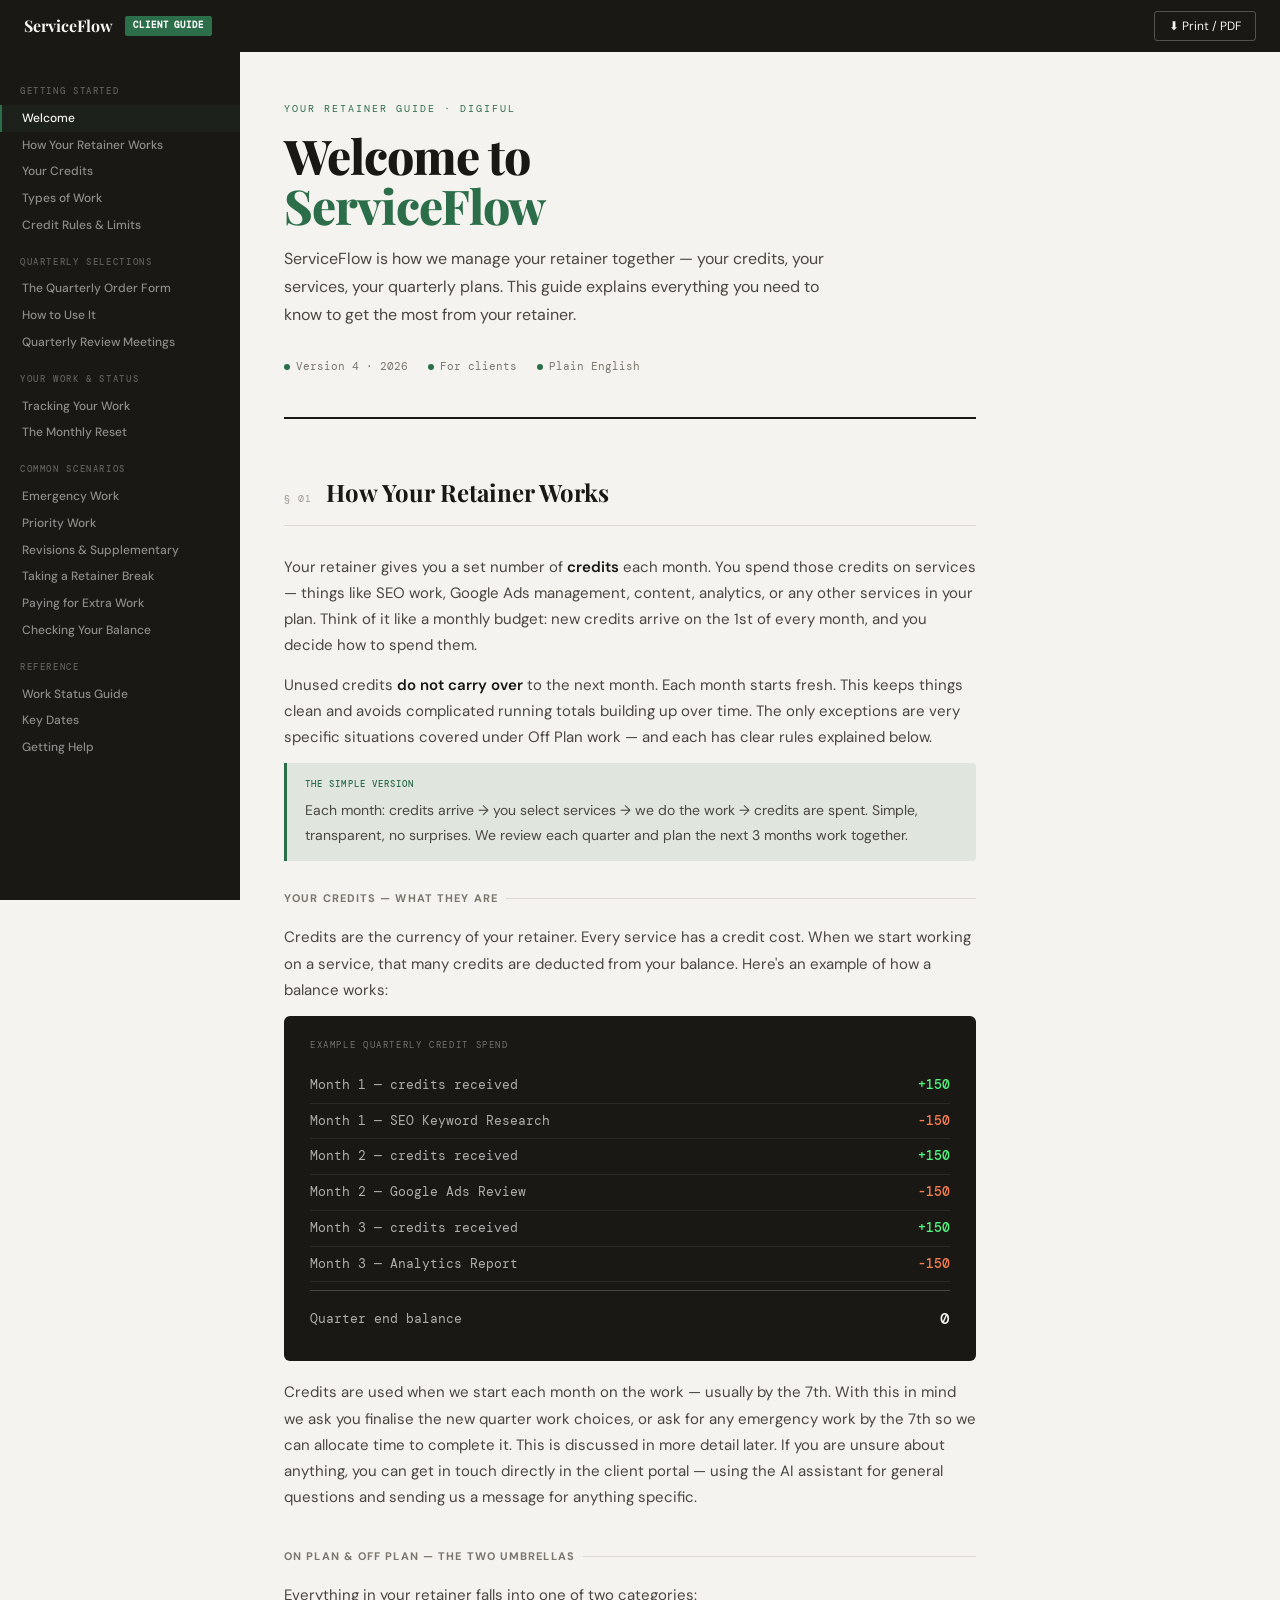
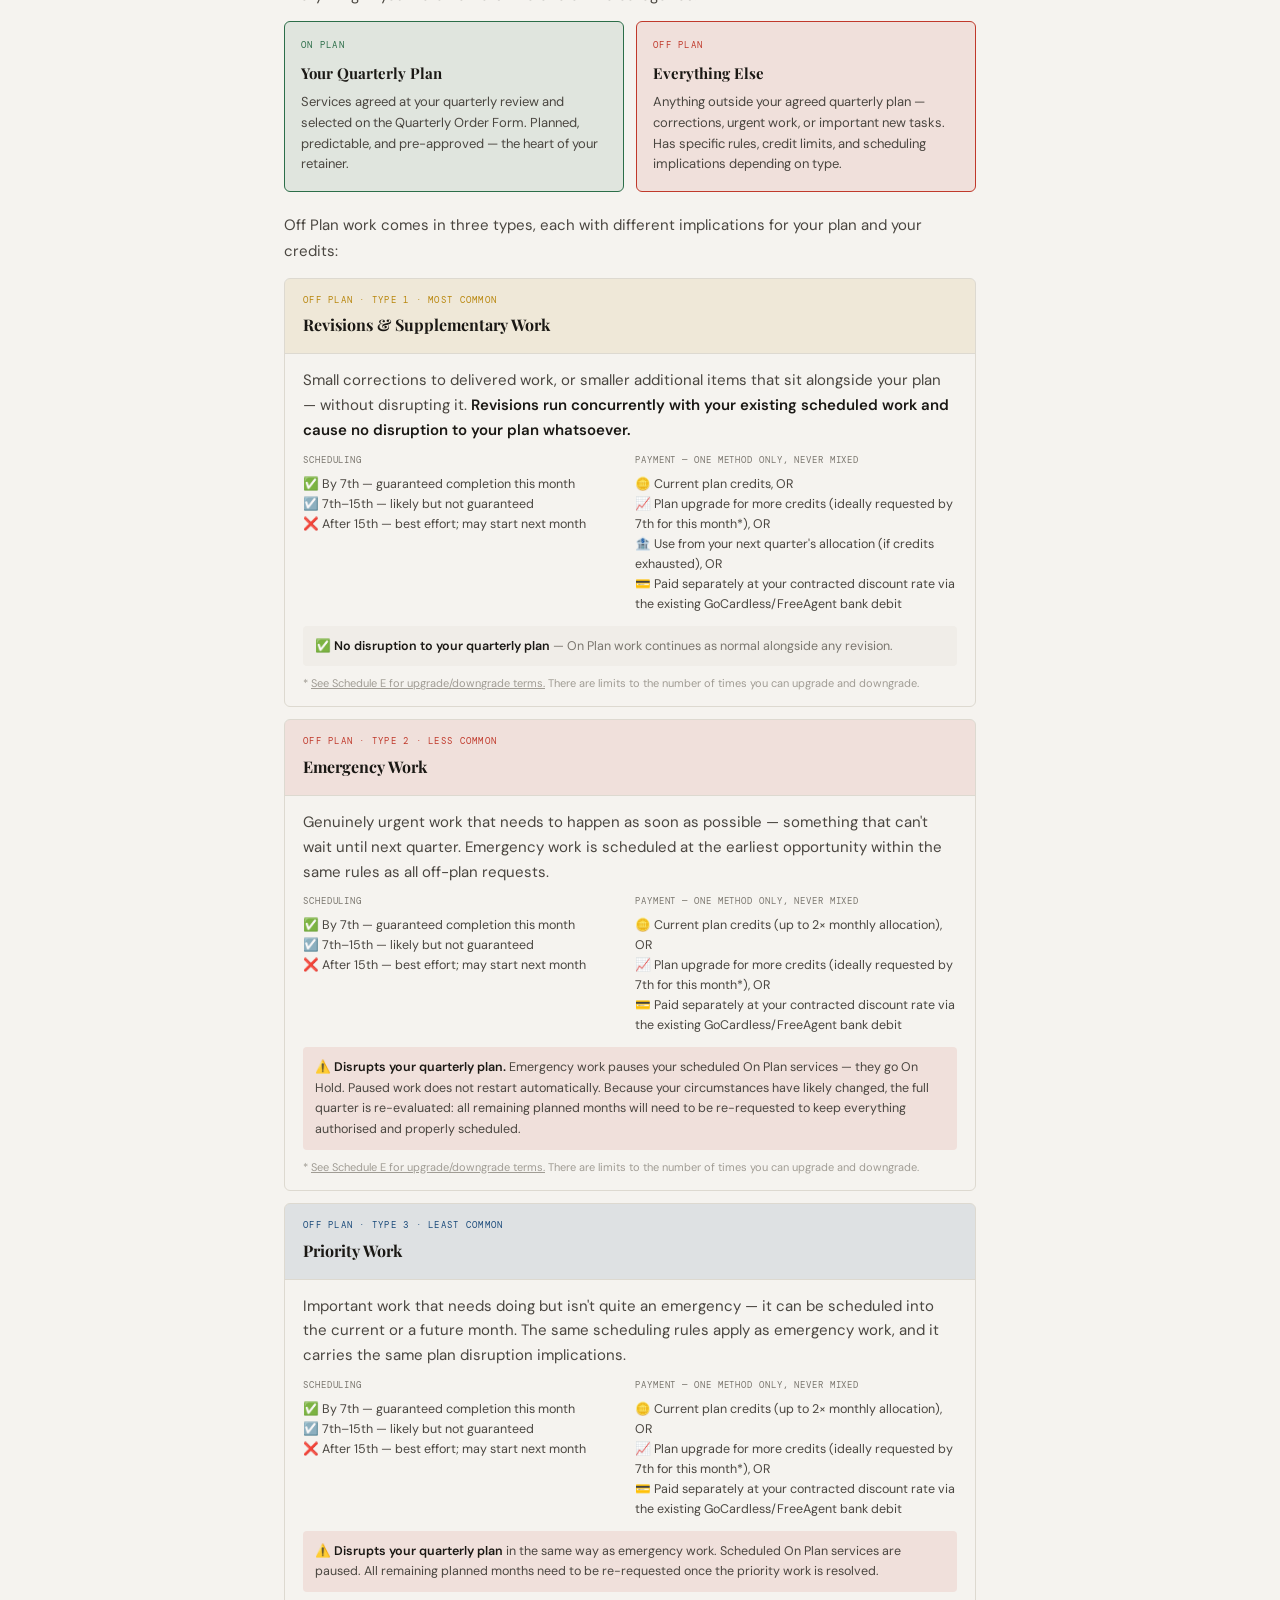
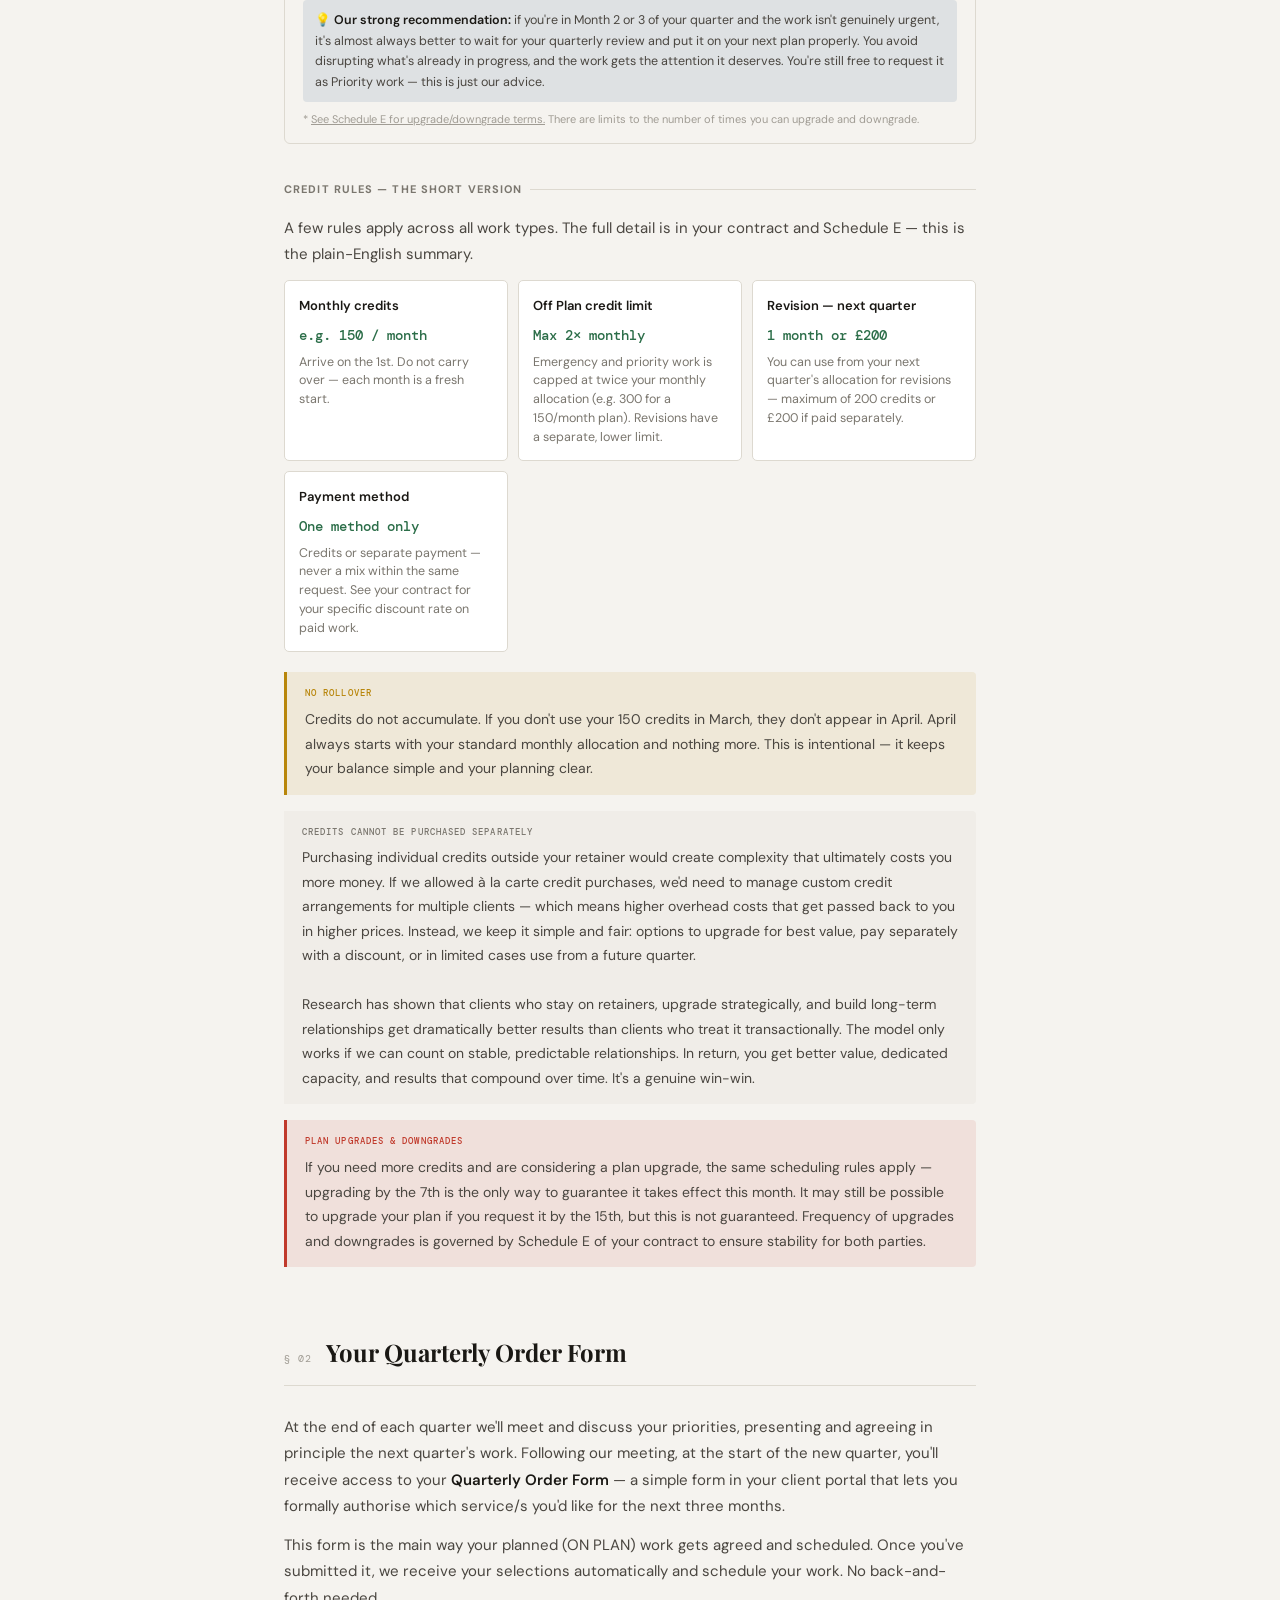
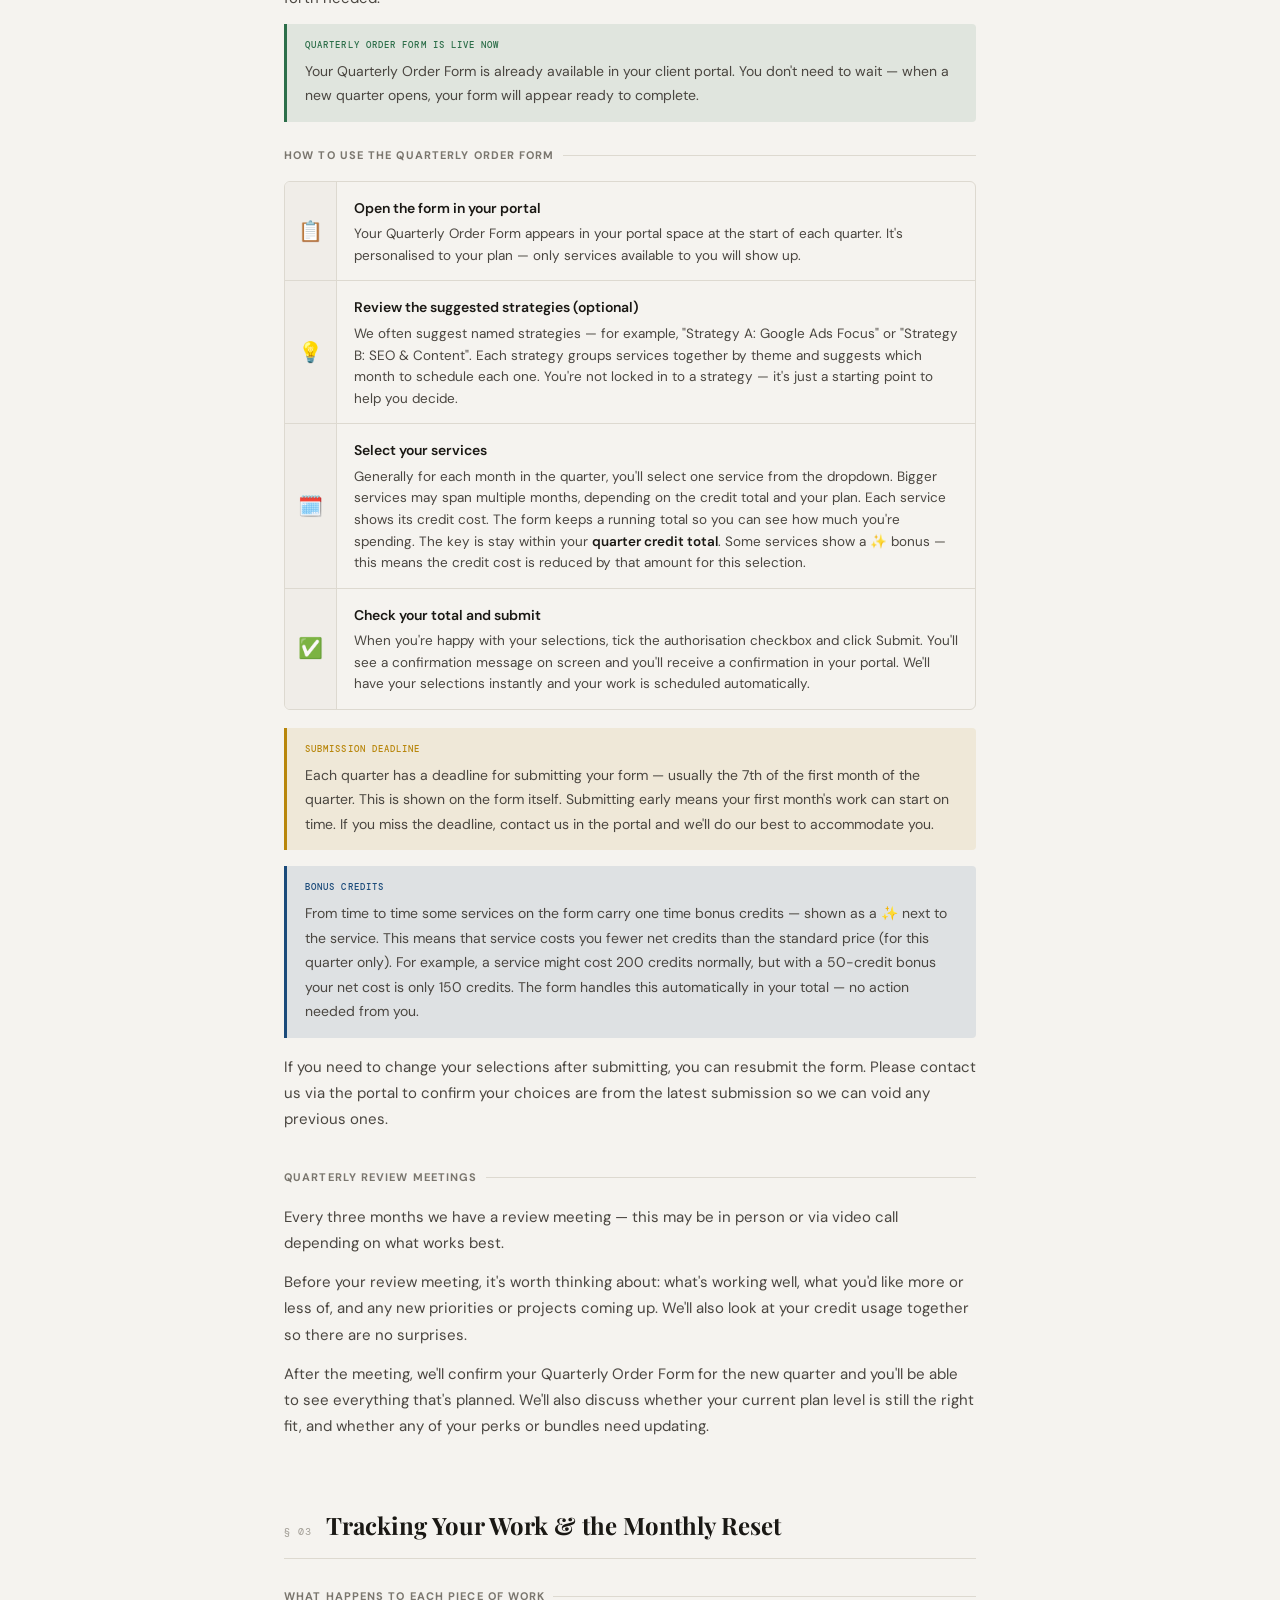
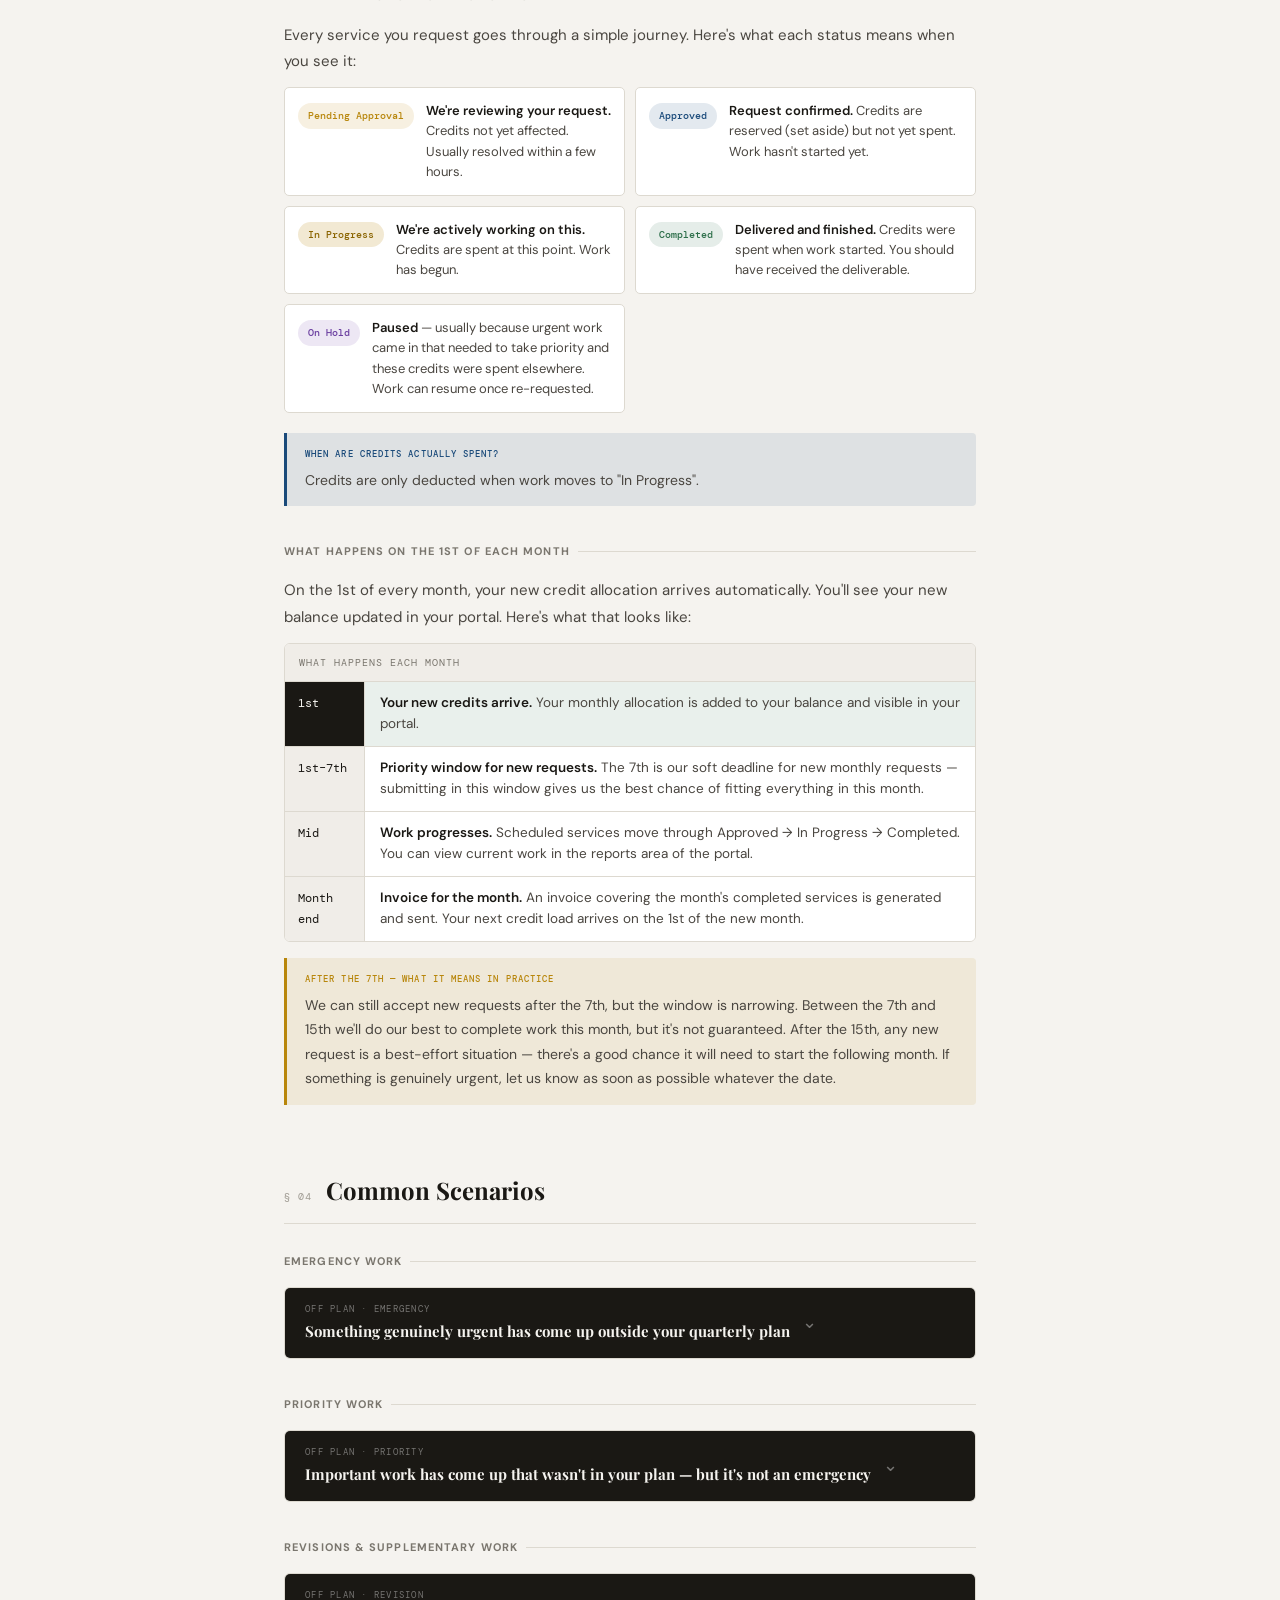
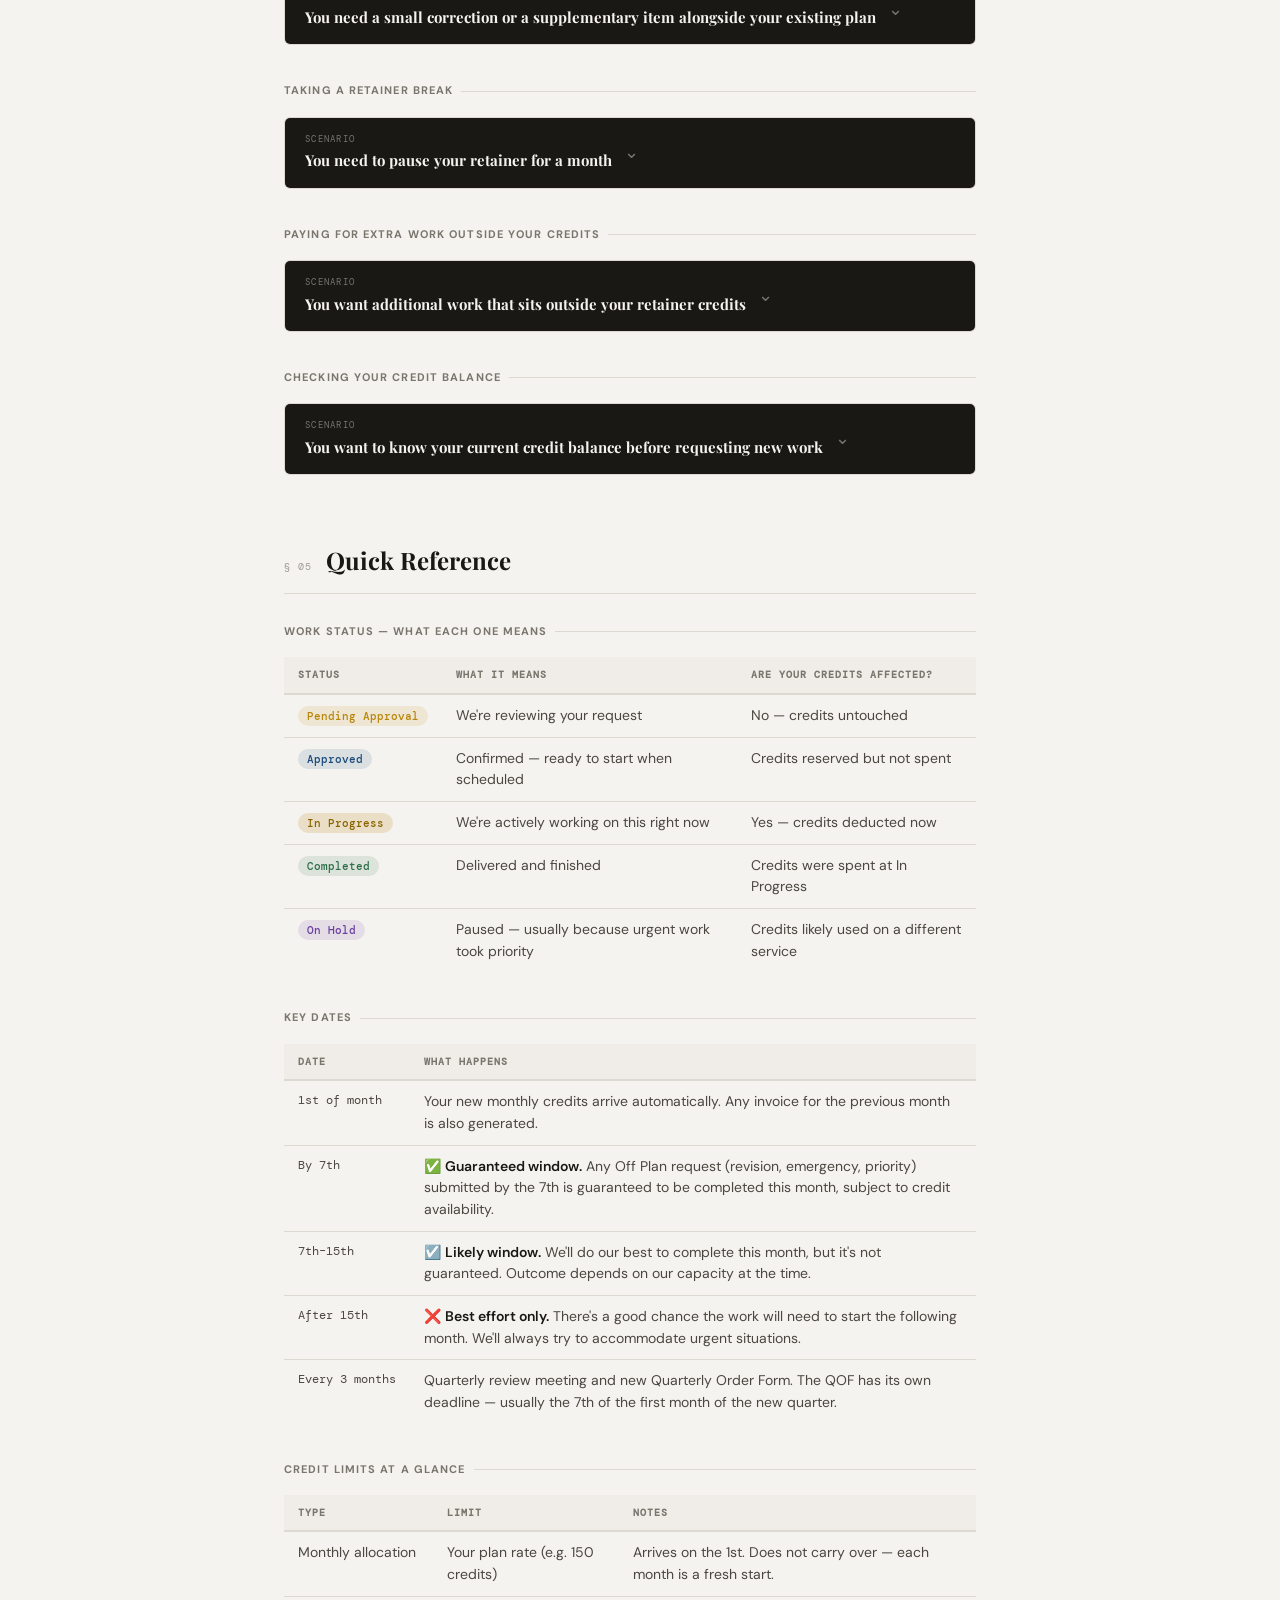
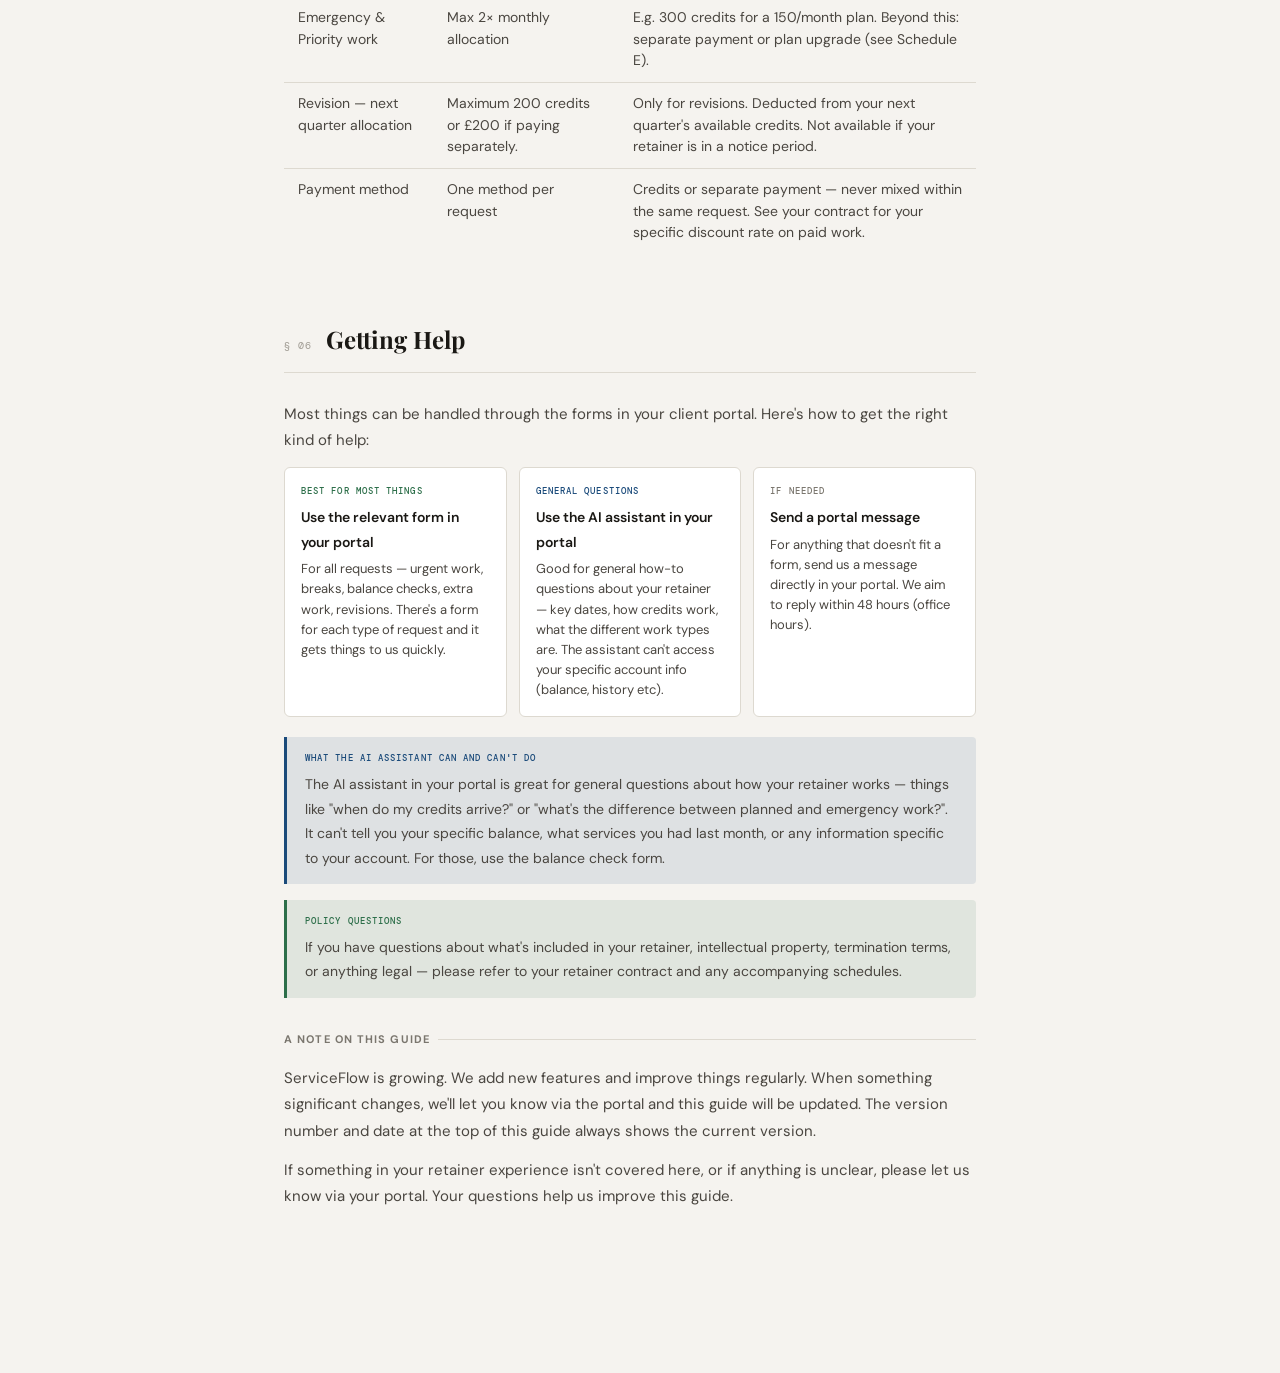
<file: serviceflow_v4_client_guide.html>
<!DOCTYPE html>
<html lang="en">
<head>
<meta charset="UTF-8">
<meta name="viewport" content="width=device-width, initial-scale=1.0">
<title>ServiceFlow V4 — Client Guide</title>
<link href="https://fonts.googleapis.com/css2?family=DM+Sans:wght@300;400;500;600;700&family=DM+Mono:wght@400;500&family=Playfair+Display:wght@700;800&display=swap" rel="stylesheet">
<style>
:root{--bg:#f5f3ef;--surface:#fff;--surface2:#f0ede8;--surface3:#e8e4dc;--border:#ddd9d0;--ink:#1a1814;--ink2:#4a4640;--ink3:#7a766e;--ink4:#a09c94;--red:#c0392b;--red-s:rgba(192,57,43,.1);--green:#2c6e49;--green-s:rgba(44,110,73,.1);--blue:#1a4a7a;--blue-s:rgba(26,74,122,.1);--amber:#b8860b;--amber-s:rgba(184,134,11,.1);}
*{margin:0;padding:0;box-sizing:border-box;}
html{scroll-behavior:smooth;background:var(--bg);}
body{font-family:'DM Sans',sans-serif;background:var(--bg);color:var(--ink);font-size:15px;line-height:1.75;overflow-x:hidden;}
.topbar{position:fixed;top:0;left:0;right:0;z-index:1000;background:var(--ink);display:flex;align-items:center;justify-content:space-between;padding:0 24px;height:52px;}
.tb-brand{font-family:'Playfair Display',serif;font-weight:700;font-size:16px;color:#f5f3ef;display:flex;align-items:center;gap:12px;}
.tb-ver{font-family:'DM Mono',monospace;font-size:9px;background:var(--green);color:#fff;padding:2px 8px;border-radius:2px;letter-spacing:.1em;text-transform:uppercase;}
.tb-right{display:flex;gap:10px;align-items:center;}
.btn-pdf{background:transparent;color:#f5f3ef;border:1px solid rgba(255,255,255,.25);padding:6px 14px;font-size:12px;cursor:pointer;border-radius:3px;font-family:'DM Sans',sans-serif;}
.btn-pdf:hover{background:rgba(255,255,255,.1);}
.menu-toggle{display:none;background:rgba(255,255,255,.1);border:1px solid rgba(255,255,255,.2);color:#f5f3ef;padding:6px 10px;border-radius:3px;cursor:pointer;font-size:16px;}
.layout{display:flex;padding-top:52px;min-height:100vh;}
.sidebar{width:240px;flex-shrink:0;position:fixed;top:52px;bottom:0;left:0;overflow-y:auto;background:var(--ink);padding:16px 0 60px;scrollbar-width:thin;scrollbar-color:#3a3630 transparent;}
.sidebar::-webkit-scrollbar{width:3px;}
.sidebar::-webkit-scrollbar-thumb{background:#3a3630;}
.nav-label{font-family:'DM Mono',monospace;font-size:9px;font-weight:500;letter-spacing:.18em;text-transform:uppercase;color:rgba(255,255,255,.3);padding:16px 20px 5px;}
.nav-a{display:block;padding:5px 20px;font-size:12px;font-weight:500;color:rgba(255,255,255,.5);text-decoration:none;border-left:2px solid transparent;line-height:1.4;}
.nav-a:hover{color:rgba(255,255,255,.85);}
.nav-a.active{color:#f5f3ef;border-left-color:var(--green);background:rgba(44,110,73,.12);}
.main{margin-left:240px;flex:1;max-width:780px;padding:52px 44px 100px;}
/* HERO */
.hero{padding:48px 0 40px;border-bottom:2px solid var(--ink);margin-bottom:52px;}
.hero-eye{font-family:'DM Mono',monospace;font-size:10px;letter-spacing:.2em;text-transform:uppercase;color:var(--green);margin-bottom:12px;}
.hero h1{font-family:'Playfair Display',serif;font-size:clamp(30px,4vw,48px);font-weight:800;line-height:1.06;color:var(--ink);margin-bottom:14px;letter-spacing:-.02em;}
.hero h1 em{color:var(--green);font-style:normal;}
.hero-sub{font-size:16px;color:var(--ink2);max-width:540px;line-height:1.75;margin-bottom:28px;}
.hero-tags{display:flex;gap:20px;flex-wrap:wrap;}
.hero-tag{font-family:'DM Mono',monospace;font-size:11px;color:var(--ink3);display:flex;align-items:center;gap:6px;}
.hero-tag::before{content:'';width:6px;height:6px;border-radius:50%;background:var(--green);display:inline-block;flex-shrink:0;}
/* SECTIONS */
.sec{margin-bottom:64px;}
.sec-hd{display:flex;align-items:baseline;gap:14px;margin-bottom:28px;padding-bottom:12px;border-bottom:1px solid var(--border);}
.sec-num{font-family:'DM Mono',monospace;font-size:10px;color:var(--ink4);letter-spacing:.1em;flex-shrink:0;}
.sec-title{font-family:'Playfair Display',serif;font-size:24px;font-weight:700;color:var(--ink);}
.sub{margin-bottom:36px;}
.sub-title{font-size:11px;font-weight:700;letter-spacing:.1em;text-transform:uppercase;color:var(--ink3);margin-bottom:16px;display:flex;align-items:center;gap:8px;}
.sub-title::after{content:'';flex:1;height:1px;background:var(--border);}
p{color:var(--ink2);margin-bottom:13px;font-size:15px;}
p:last-child{margin-bottom:0;}
strong{color:var(--ink);font-weight:600;}
/* CALLOUTS */
.callout{border-left:3px solid;border-radius:0 4px 4px 0;padding:14px 18px;margin-bottom:16px;font-size:14px;color:var(--ink2);}
.callout b{display:block;font-family:'DM Mono',monospace;font-size:9px;letter-spacing:.12em;text-transform:uppercase;font-weight:500;margin-bottom:5px;}
.c-green{background:var(--green-s);border-color:var(--green);}
.c-green b{color:var(--green);}
.c-amber{background:var(--amber-s);border-color:var(--amber);}
.c-amber b{color:var(--amber);}
.c-red{background:var(--red-s);border-color:var(--red);}
.c-red b{color:var(--red);}
.c-blue{background:var(--blue-s);border-color:var(--blue);}
.c-blue b{color:var(--blue);}
/* WORK TYPE CARDS */
.wt-grid{display:grid;grid-template-columns:repeat(auto-fit,minmax(210px,1fr));gap:12px;margin-bottom:24px;}
.wt-card{border:1px solid var(--border);border-radius:6px;padding:18px;background:var(--surface);border-top:3px solid;}
.wt-plan{border-top-color:var(--green);}
.wt-emergency{border-top-color:var(--red);}
.wt-revision{border-top-color:var(--amber);}
.wt-lbl{font-family:'DM Mono',monospace;font-size:9px;letter-spacing:.14em;text-transform:uppercase;margin-bottom:5px;font-weight:500;}
.wt-plan .wt-lbl{color:var(--green);}
.wt-emergency .wt-lbl{color:var(--red);}
.wt-revision .wt-lbl{color:var(--amber);}
.wt-name{font-family:'Playfair Display',serif;font-size:15px;font-weight:700;color:var(--ink);margin-bottom:7px;}
.wt-desc{font-size:13.5px;color:var(--ink2);line-height:1.6;}
.wt-eg{margin-top:10px;padding-top:10px;border-top:1px solid var(--border);font-size:12.5px;color:var(--ink3);line-height:1.55;}
.wt-eg strong{color:var(--ink2);font-size:12px;}
/* CREDIT BOX */
.credit-box{background:var(--ink);border-radius:6px;padding:22px 26px;margin-bottom:18px;color:#f5f3ef;font-family:'DM Mono',monospace;}
.cb-title{font-size:9px;letter-spacing:.18em;text-transform:uppercase;color:rgba(255,255,255,.4);margin-bottom:14px;}
.cb-row{display:flex;justify-content:space-between;align-items:center;padding:6px 0;border-bottom:1px solid rgba(255,255,255,.08);font-size:13px;}
.cb-row:last-child{border-bottom:none;}
.cb-label{color:rgba(255,255,255,.65);}
.cb-val{font-weight:500;}
.cb-pos{color:#4ff77e;}
.cb-neg{color:#f77e4f;}
.cb-total{font-size:16px;color:#f5f3ef;}
.cb-divider{border:none;border-top:1px solid rgba(255,255,255,.2);margin:8px 0;}
/* STATUS PILLS */
.status-grid{display:grid;grid-template-columns:repeat(auto-fit,minmax(250px,1fr));gap:10px;margin-bottom:20px;}
.status-item{display:flex;align-items:flex-start;gap:12px;padding:13px;background:var(--surface);border:1px solid var(--border);border-radius:5px;}
.status-pill{font-family:'DM Mono',monospace;font-size:10px;font-weight:500;padding:4px 10px;border-radius:100px;white-space:nowrap;flex-shrink:0;margin-top:2px;}
.sp-pending{background:rgba(184,134,11,.12);color:var(--amber);}
.sp-approved{background:rgba(26,74,122,.12);color:var(--blue);}
.sp-progress{background:rgba(184,134,11,.18);color:#8a6400;}
.sp-completed{background:rgba(44,110,73,.12);color:var(--green);}
.sp-hold{background:rgba(107,63,160,.12);color:#6b3fa0;}
.sp-cancelled{background:rgba(192,57,43,.12);color:var(--red);}
.status-text{font-size:13px;color:var(--ink2);line-height:1.55;}
.status-text strong{color:var(--ink);}
/* SCENARIOS */
.scenario{background:var(--surface);border:1px solid var(--border);border-radius:6px;overflow:hidden;margin-bottom:18px;}
.sc-hd{background:var(--ink);color:#f5f3ef;padding:14px 20px;display:flex;align-items:center;gap:12px;cursor:pointer;user-select:none;}
.sc-hd:hover{background:#2a2620;}
.sc-label{font-family:'DM Mono',monospace;font-size:9px;letter-spacing:.14em;text-transform:uppercase;color:rgba(255,255,255,.4);}
.sc-title{font-family:'Playfair Display',serif;font-size:15px;font-weight:700;flex:1;}
.sc-toggle{font-size:18px;color:rgba(255,255,255,.4);transition:transform .2s;flex-shrink:0;}
.scenario.open .sc-toggle{transform:rotate(180deg);}
.sc-body{display:none;}
.scenario.open .sc-body{display:block;}
.sc-intro{padding:16px 20px 0;font-size:14px;color:var(--ink3);font-style:italic;border-bottom:1px solid var(--border);padding-bottom:14px;}
.sc-step{display:flex;border-bottom:1px solid var(--border);}
.sc-step:last-child{border-bottom:none;}
.sc-n{width:44px;flex-shrink:0;background:var(--surface2);display:flex;align-items:flex-start;justify-content:center;padding-top:16px;font-family:'DM Mono',monospace;font-size:11px;color:var(--ink4);border-right:1px solid var(--border);}
.sc-c{flex:1;padding:14px 18px;font-size:14px;color:var(--ink2);line-height:1.65;}
.sc-c strong{color:var(--ink);}
.sc-note{margin-top:8px;padding:10px 12px;background:var(--surface2);border-radius:4px;font-size:13px;color:var(--ink3);line-height:1.55;}
/* QUICK REF TABLE */
.qr-table{width:100%;border-collapse:collapse;margin-bottom:20px;font-size:14px;}
.qr-table th{text-align:left;padding:9px 14px;font-family:'DM Mono',monospace;font-size:10px;letter-spacing:.1em;text-transform:uppercase;color:var(--ink3);background:var(--surface2);border-bottom:2px solid var(--border);}
.qr-table td{padding:10px 14px;border-bottom:1px solid var(--border);color:var(--ink2);vertical-align:top;line-height:1.55;}
.qr-table tr:last-child td{border-bottom:none;}
.qr-table tr:hover td{background:var(--surface2);}
/* LIMIT CARDS */
.limit-grid{display:grid;grid-template-columns:repeat(auto-fit,minmax(200px,1fr));gap:10px;margin-bottom:20px;}
.limit-card{background:var(--surface);border:1px solid var(--border);border-radius:5px;padding:14px;}
.lc-title{font-size:13px;font-weight:600;color:var(--ink);margin-bottom:5px;}
.lc-val{font-family:'DM Mono',monospace;font-size:14px;color:var(--green);font-weight:500;margin-bottom:5px;}
.lc-desc{font-size:12.5px;color:var(--ink3);line-height:1.5;}
/* CONTACT BOX */
.contact-grid{display:grid;grid-template-columns:repeat(auto-fit,minmax(200px,1fr));gap:12px;margin-bottom:20px;}
.contact-card{background:var(--surface);border:1px solid var(--border);border-radius:6px;padding:16px;}
.cc-label{font-family:'DM Mono',monospace;font-size:9px;letter-spacing:.12em;text-transform:uppercase;margin-bottom:6px;font-weight:500;}
.cc-label.cc-form{color:var(--green);}
.cc-label.cc-bot{color:var(--blue);}
.cc-label.cc-email{color:var(--ink3);}
.cc-title{font-size:14px;font-weight:600;color:var(--ink);margin-bottom:5px;}
.cc-desc{font-size:13px;color:var(--ink2);line-height:1.55;}
/* QOF STEPS */
.qof-flow{border:1px solid var(--border);border-radius:6px;overflow:hidden;margin-bottom:18px;}
.qof-step{display:flex;border-bottom:1px solid var(--border);}
.qof-step:last-child{border-bottom:none;}
.qof-icon{width:52px;flex-shrink:0;background:var(--surface2);display:flex;align-items:center;justify-content:center;border-right:1px solid var(--border);font-size:20px;}
.qof-body{flex:1;padding:14px 17px;}
.qof-title{font-weight:600;color:var(--ink);margin-bottom:3px;font-size:14px;}
.qof-desc{font-size:13.5px;color:var(--ink2);line-height:1.6;}
/* PRINT */
@media print{.topbar,.sidebar,.menu-toggle{display:none!important;}.main{margin-left:0;padding:20px;max-width:100%;}.sc-body{display:block!important;}.sc-toggle{display:none;}}
/* MOBILE */
@media(max-width:768px){.sidebar{transform:translateX(-100%);transition:transform .25s;z-index:999;}.sidebar.open{transform:translateX(0);}.main{margin-left:0;padding:24px 18px 80px;}.menu-toggle{display:block;}.wt-grid,.status-grid,.limit-grid,.contact-grid{grid-template-columns:1fr;}}
</style>
</head>
<body>
<div class="topbar">
  <div class="tb-brand">ServiceFlow <span class="tb-ver">Client Guide</span></div>
  <div class="tb-right">
    <button class="menu-toggle" onclick="toggleMenu()">☰</button>
    <button class="btn-pdf" onclick="window.print()">⬇ Print / PDF</button>
  </div>
</div>
<div class="sidebar" id="sidebar">
  <div class="nav-label">Getting Started</div>
  <a class="nav-a" href="#welcome">Welcome</a>
  <a class="nav-a" href="#how-it-works">How Your Retainer Works</a>
  <a class="nav-a" href="#your-credits">Your Credits</a>
  <a class="nav-a" href="#work-types">Types of Work</a>
  <a class="nav-a" href="#credit-rules">Credit Rules &amp; Limits</a>
  <div class="nav-label">Quarterly Selections</div>
  <a class="nav-a" href="#qof">The Quarterly Order Form</a>
  <a class="nav-a" href="#qof-how">How to Use It</a>
  <a class="nav-a" href="#quarterly-review">Quarterly Review Meetings</a>
  <div class="nav-label">Your Work &amp; Status</div>
  <a class="nav-a" href="#tracking">Tracking Your Work</a>
  <a class="nav-a" href="#monthly-reset">The Monthly Reset</a>
  <div class="nav-label">Common Scenarios</div>
  <a class="nav-a" href="#sc-emergency">Emergency Work</a>
  <a class="nav-a" href="#sc-priority">Priority Work</a>
  <a class="nav-a" href="#sc-revision">Revisions &amp; Supplementary</a>
  <a class="nav-a" href="#sc-break">Taking a Retainer Break</a>
  <a class="nav-a" href="#sc-cashpay">Paying for Extra Work</a>
  <a class="nav-a" href="#sc-balance">Checking Your Balance</a>
  <div class="nav-label">Reference</div>
  <a class="nav-a" href="#status-guide">Work Status Guide</a>
  <a class="nav-a" href="#key-dates">Key Dates</a>
  <a class="nav-a" href="#get-help">Getting Help</a>
</div>
<div class="main" id="mainContent">

<!-- HERO -->
<div class="hero" id="welcome">
  <div class="hero-eye">Your Retainer Guide · Digiful</div>
  <h1>Welcome to<br><em>ServiceFlow</em></h1>
  <p class="hero-sub">ServiceFlow is how we manage your retainer together — your credits, your services, your quarterly plans. This guide explains everything you need to know to get the most from your retainer.</p>
  <div class="hero-tags">
    <div class="hero-tag">Version 4 · 2026</div>
    <div class="hero-tag" style="--dc:var(--green)">For clients</div>
    <div class="hero-tag" style="--dc:var(--green)">Plain English</div>
  </div>
</div>

<!-- §01 HOW IT WORKS -->
<div class="sec" id="how-it-works">
  <div class="sec-hd"><span class="sec-num">§ 01</span><span class="sec-title">How Your Retainer Works</span></div>
  <p>Your retainer gives you a set number of <strong>credits</strong> each month. You spend those credits on services — things like SEO work, Google Ads management, content, analytics, or any other services in your plan. Think of it like a monthly budget: new credits arrive on the 1st of every month, and you decide how to spend them.</p>
  <p>Unused credits <strong>do not carry over</strong> to the next month. Each month starts fresh. This keeps things clean and avoids complicated running totals building up over time. The only exceptions are very specific situations covered under Off Plan work — and each has clear rules explained below.</p>
  <div class="callout c-green"><b>The simple version</b>Each month: credits arrive → you select services → we do the work → credits are spent. Simple, transparent, no surprises. We review each quarter and plan the next 3 months work together.</div>

  <div id="your-credits" class="sub" style="margin-top:28px;">
    <div class="sub-title">Your Credits — What They Are</div>
    <p>Credits are the currency of your retainer. Every service has a credit cost. When we start working on a service, that many credits are deducted from your balance. Here's an example of how a balance works:</p>
    <div class="credit-box">
      <div class="cb-title">Example Quarterly Credit Spend</div>
      <div class="cb-row"><div class="cb-label">Month 1 — credits received</div><div class="cb-val cb-pos">+150</div></div>
      <div class="cb-row"><div class="cb-label">Month 1 — SEO Keyword Research</div><div class="cb-val cb-neg">-150</div></div>
      <div class="cb-row"><div class="cb-label">Month 2 — credits received</div><div class="cb-val cb-pos">+150</div></div>
      <div class="cb-row"><div class="cb-label">Month 2 — Google Ads Review</div><div class="cb-val cb-neg">-150</div></div>
      <div class="cb-row"><div class="cb-label">Month 3 — credits received</div><div class="cb-val cb-pos">+150</div></div>
      <div class="cb-row"><div class="cb-label">Month 3 — Analytics Report</div><div class="cb-val cb-neg">-150</div></div>
      <hr class="cb-divider">
      <div class="cb-row"><div class="cb-label">Quarter end balance</div><div class="cb-val cb-total">0</div></div>
    </div>
    <p>Credits are used when we start each month on the work — usually by the 7th. With this in mind we ask you finalise the new quarter work choices, or ask for any emergency work by the 7th so we can allocate time to complete it. This is discussed in more detail later. If you are unsure about anything, you can get in touch directly in the client portal — using the AI assistant for general questions and sending us a message for anything specific.</p>
  </div>

  <div id="work-types" class="sub">
    <div class="sub-title">On Plan &amp; Off Plan — The Two Umbrellas</div>
    <p>Everything in your retainer falls into one of two categories:</p>
    <div style="display:grid;grid-template-columns:1fr 1fr;gap:12px;margin-bottom:20px;">
      <div style="background:var(--green-s);border:1px solid var(--green);border-radius:6px;padding:16px;">
        <div style="font-family:'DM Mono',monospace;font-size:9px;letter-spacing:.14em;text-transform:uppercase;color:var(--green);margin-bottom:6px;">On Plan</div>
        <div style="font-family:'Playfair Display',serif;font-size:15px;font-weight:700;color:var(--ink);margin-bottom:6px;">Your Quarterly Plan</div>
        <div style="font-size:13px;color:var(--ink2);line-height:1.6;">Services agreed at your quarterly review and selected on the Quarterly Order Form. Planned, predictable, and pre-approved — the heart of your retainer.</div>
      </div>
      <div style="background:var(--red-s);border:1px solid var(--red);border-radius:6px;padding:16px;">
        <div style="font-family:'DM Mono',monospace;font-size:9px;letter-spacing:.14em;text-transform:uppercase;color:var(--red);margin-bottom:6px;">Off Plan</div>
        <div style="font-family:'Playfair Display',serif;font-size:15px;font-weight:700;color:var(--ink);margin-bottom:6px;">Everything Else</div>
        <div style="font-size:13px;color:var(--ink2);line-height:1.6;">Anything outside your agreed quarterly plan — corrections, urgent work, or important new tasks. Has specific rules, credit limits, and scheduling implications depending on type.</div>
      </div>
    </div>
    <p>Off Plan work comes in three types, each with different implications for your plan and your credits:</p>

    <!-- REVISIONS -->
    <div style="border:1px solid var(--border);border-radius:6px;overflow:hidden;margin-bottom:12px;">
      <div style="background:var(--amber-s);border-bottom:1px solid var(--border);padding:14px 18px;display:flex;align-items:center;gap:12px;">
        <div style="flex:1;">
          <div style="font-family:'DM Mono',monospace;font-size:9px;letter-spacing:.14em;text-transform:uppercase;color:var(--amber);margin-bottom:3px;">Off Plan · Type 1 · Most common</div>
          <div style="font-family:'Playfair Display',serif;font-size:16px;font-weight:700;color:var(--ink);">Revisions &amp; Supplementary Work</div>
        </div>
      </div>
      <div style="padding:14px 18px;font-size:13.5px;color:var(--ink2);line-height:1.65;">
        <p style="margin-bottom:10px;">Small corrections to delivered work, or smaller additional items that sit alongside your plan — without disrupting it. <strong>Revisions run concurrently with your existing scheduled work and cause no disruption to your plan whatsoever.</strong></p>
        <div style="display:grid;grid-template-columns:1fr 1fr;gap:10px;margin-bottom:12px;">
          <div>
            <div style="font-family:'DM Mono',monospace;font-size:9px;letter-spacing:.1em;text-transform:uppercase;color:var(--ink3);margin-bottom:6px;">Scheduling</div>
            <div style="font-size:12.5px;color:var(--ink2);line-height:1.6;">
              ✅ By 7th — guaranteed completion this month<br>
              ☑️ 7th–15th — likely but not guaranteed<br>
              ❌ After 15th — best effort; may start next month
            </div>
          </div>
          <div>
            <div style="font-family:'DM Mono',monospace;font-size:9px;letter-spacing:.1em;text-transform:uppercase;color:var(--ink3);margin-bottom:6px;">Payment — one method only, never mixed</div>
            <div style="font-size:12.5px;color:var(--ink2);line-height:1.6;">
              🪙 Current plan credits, OR<br>
              📈 Plan upgrade for more credits (ideally requested by 7th for this month*), OR<br>
              🏦 Use from your next quarter's allocation (if credits exhausted), OR<br>
              💳 Paid separately at your contracted discount rate via the existing GoCardless/FreeAgent bank debit
            </div>
          </div>
        </div>
        <div style="background:var(--surface2);border-radius:4px;padding:10px 12px;font-size:12.5px;color:var(--ink3);">✅ <strong>No disruption to your quarterly plan</strong> — On Plan work continues as normal alongside any revision.</div>
        <div style="margin-top:8px;font-size:11px;color:var(--ink4);">* <a href="https://info.digiful.io/schedule-e-service-flow-cient-guide-html" style="color:var(--ink4);text-decoration:underline;font-weight:400;">See Schedule E for upgrade/downgrade terms.</a> There are limits to the number of times you can upgrade and downgrade.</div>
      </div>
    </div>

    <!-- EMERGENCY -->
    <div style="border:1px solid var(--border);border-radius:6px;overflow:hidden;margin-bottom:12px;">
      <div style="background:var(--red-s);border-bottom:1px solid var(--border);padding:14px 18px;">
        <div style="font-family:'DM Mono',monospace;font-size:9px;letter-spacing:.14em;text-transform:uppercase;color:var(--red);margin-bottom:3px;">Off Plan · Type 2 · Less common</div>
        <div style="font-family:'Playfair Display',serif;font-size:16px;font-weight:700;color:var(--ink);">Emergency Work</div>
      </div>
      <div style="padding:14px 18px;font-size:13.5px;color:var(--ink2);line-height:1.65;">
        <p style="margin-bottom:10px;">Genuinely urgent work that needs to happen as soon as possible — something that can't wait until next quarter. Emergency work is scheduled at the earliest opportunity within the same rules as all off-plan requests.</p>
        <div style="display:grid;grid-template-columns:1fr 1fr;gap:10px;margin-bottom:12px;">
          <div>
            <div style="font-family:'DM Mono',monospace;font-size:9px;letter-spacing:.1em;text-transform:uppercase;color:var(--ink3);margin-bottom:6px;">Scheduling</div>
            <div style="font-size:12.5px;color:var(--ink2);line-height:1.6;">
              ✅ By 7th — guaranteed completion this month<br>
              ☑️ 7th–15th — likely but not guaranteed<br>
              ❌ After 15th — best effort; may start next month
            </div>
          </div>
          <div>
            <div style="font-family:'DM Mono',monospace;font-size:9px;letter-spacing:.1em;text-transform:uppercase;color:var(--ink3);margin-bottom:6px;">Payment — one method only, never mixed</div>
            <div style="font-size:12.5px;color:var(--ink2);line-height:1.6;">
              🪙 Current plan credits (up to 2× monthly allocation), OR<br>
              📈 Plan upgrade for more credits (ideally requested by 7th for this month*), OR<br>
              💳 Paid separately at your contracted discount rate via the existing GoCardless/FreeAgent bank debit
            </div>
          </div>
        </div>
        <div style="background:var(--red-s);border-radius:4px;padding:10px 12px;font-size:12.5px;color:var(--ink2);">⚠️ <strong>Disrupts your quarterly plan.</strong> Emergency work pauses your scheduled On Plan services — they go On Hold. Paused work does not restart automatically. Because your circumstances have likely changed, the full quarter is re-evaluated: all remaining planned months will need to be re-requested to keep everything authorised and properly scheduled.</div>
        <div style="margin-top:8px;font-size:11px;color:var(--ink4);">* <a href="https://info.digiful.io/schedule-e-service-flow-cient-guide-html" style="color:var(--ink4);text-decoration:underline;font-weight:400;">See Schedule E for upgrade/downgrade terms.</a> There are limits to the number of times you can upgrade and downgrade.</div>
      </div>
    </div>

    <!-- PRIORITY -->
    <div style="border:1px solid var(--border);border-radius:6px;overflow:hidden;margin-bottom:12px;">
      <div style="background:var(--blue-s);border-bottom:1px solid var(--border);padding:14px 18px;">
        <div style="font-family:'DM Mono',monospace;font-size:9px;letter-spacing:.14em;text-transform:uppercase;color:var(--blue);margin-bottom:3px;">Off Plan · Type 3 · Least common</div>
        <div style="font-family:'Playfair Display',serif;font-size:16px;font-weight:700;color:var(--ink);">Priority Work</div>
      </div>
      <div style="padding:14px 18px;font-size:13.5px;color:var(--ink2);line-height:1.65;">
        <p style="margin-bottom:10px;">Important work that needs doing but isn't quite an emergency — it can be scheduled into the current or a future month. The same scheduling rules apply as emergency work, and it carries the same plan disruption implications.</p>
        <div style="display:grid;grid-template-columns:1fr 1fr;gap:10px;margin-bottom:12px;">
          <div>
            <div style="font-family:'DM Mono',monospace;font-size:9px;letter-spacing:.1em;text-transform:uppercase;color:var(--ink3);margin-bottom:6px;">Scheduling</div>
            <div style="font-size:12.5px;color:var(--ink2);line-height:1.6;">
              ✅ By 7th — guaranteed completion this month<br>
              ☑️ 7th–15th — likely but not guaranteed<br>
              ❌ After 15th — best effort; may start next month
            </div>
          </div>
          <div>
            <div style="font-family:'DM Mono',monospace;font-size:9px;letter-spacing:.1em;text-transform:uppercase;color:var(--ink3);margin-bottom:6px;">Payment — one method only, never mixed</div>
            <div style="font-size:12.5px;color:var(--ink2);line-height:1.6;">
              🪙 Current plan credits (up to 2× monthly allocation), OR<br>
              📈 Plan upgrade for more credits (ideally requested by 7th for this month*), OR<br>
              💳 Paid separately at your contracted discount rate via the existing GoCardless/FreeAgent bank debit
            </div>
          </div>
        </div>
        <div style="background:var(--red-s);border-radius:4px;padding:10px 12px;font-size:12.5px;color:var(--ink2);margin-bottom:8px;">⚠️ <strong>Disrupts your quarterly plan</strong> in the same way as emergency work. Scheduled On Plan services are paused. All remaining planned months need to be re-requested once the priority work is resolved.</div>
        <div style="background:var(--blue-s);border-radius:4px;padding:10px 12px;font-size:12.5px;color:var(--ink2);margin-bottom:8px;">💡 <strong>Our strong recommendation:</strong> if you're in Month 2 or 3 of your quarter and the work isn't genuinely urgent, it's almost always better to wait for your quarterly review and put it on your next plan properly. You avoid disrupting what's already in progress, and the work gets the attention it deserves. You're still free to request it as Priority work — this is just our advice.</div>
        <div style="font-size:11px;color:var(--ink4);">* <a href="https://info.digiful.io/schedule-e-service-flow-cient-guide-html" style="color:var(--ink4);text-decoration:underline;font-weight:400;">See Schedule E for upgrade/downgrade terms.</a> There are limits to the number of times you can upgrade and downgrade.</div>
      </div>
    </div>
  </div>

  <div id="credit-rules" class="sub">
    <div class="sub-title">Credit Rules — The Short Version</div>
    <p>A few rules apply across all work types. The full detail is in your contract and Schedule E — this is the plain-English summary.</p>
    <div class="limit-grid">
      <div class="limit-card">
        <div class="lc-title">Monthly credits</div>
        <div class="lc-val">e.g. 150 / month</div>
        <div class="lc-desc">Arrive on the 1st. Do not carry over — each month is a fresh start.</div>
      </div>
      <div class="limit-card">
        <div class="lc-title">Off Plan credit limit</div>
        <div class="lc-val">Max 2× monthly</div>
        <div class="lc-desc">Emergency and priority work is capped at twice your monthly allocation (e.g. 300 for a 150/month plan). Revisions have a separate, lower limit.</div>
      </div>
      <div class="limit-card">
        <div class="lc-title">Revision — next quarter</div>
        <div class="lc-val">1 month or £200</div>
        <div class="lc-desc">You can use from your next quarter's allocation for revisions — maximum of 200 credits or £200 if paid separately.</div>
      </div>
      <div class="limit-card">
        <div class="lc-title">Payment method</div>
        <div class="lc-val">One method only</div>
        <div class="lc-desc">Credits or separate payment — never a mix within the same request. See your contract for your specific discount rate on paid work.</div>
      </div>
    </div>
    <div class="callout c-amber"><b>No rollover</b>Credits do not accumulate. If you don't use your 150 credits in March, they don't appear in April. April always starts with your standard monthly allocation and nothing more. This is intentional — it keeps your balance simple and your planning clear.</div>
    <div class="callout" style="background:var(--surface2);border-color:var(--border2);border-left:3px solid var(--border2);"><b style="display:block;font-family:'DM Mono',monospace;font-size:9px;letter-spacing:.12em;text-transform:uppercase;font-weight:500;margin-bottom:5px;color:var(--ink3);">Credits cannot be purchased separately</b>Purchasing individual credits outside your retainer would create complexity that ultimately costs you more money. If we allowed à la carte credit purchases, we'd need to manage custom credit arrangements for multiple clients — which means higher overhead costs that get passed back to you in higher prices. Instead, we keep it simple and fair: options to upgrade for best value, pay separately with a discount, or in limited cases use from a future quarter.<br><br>Research has shown that clients who stay on retainers, upgrade strategically, and build long-term relationships get dramatically better results than clients who treat it transactionally. The model only works if we can count on stable, predictable relationships. In return, you get better value, dedicated capacity, and results that compound over time. It's a genuine win-win.</div>
    <div class="callout c-red"><b>Plan upgrades &amp; downgrades</b>If you need more credits and are considering a plan upgrade, the same scheduling rules apply — upgrading by the 7th is the only way to guarantee it takes effect this month. It may still be possible to upgrade your plan if you request it by the 15th, but this is not guaranteed. Frequency of upgrades and downgrades is governed by Schedule E of your contract to ensure stability for both parties.</div>
  </div>
</div>

<!-- §02 QOF -->
<div class="sec" id="qof">
  <div class="sec-hd"><span class="sec-num">§ 02</span><span class="sec-title">Your Quarterly Order Form</span></div>
  <p>At the end of each quarter we'll meet and discuss your priorities, presenting and agreeing in principle the next quarter's work. Following our meeting, at the start of the new quarter, you'll receive access to your <strong>Quarterly Order Form</strong> — a simple form in your client portal that lets you formally authorise which service/s you'd like for the next three months.</p>
  <p>This form is the main way your planned (ON PLAN) work gets agreed and scheduled. Once you've submitted it, we receive your selections automatically and schedule your work. No back-and-forth needed.</p>

  <div class="callout c-green"><b>Quarterly Order Form is live now</b>Your Quarterly Order Form is already available in your client portal. You don't need to wait — when a new quarter opens, your form will appear ready to complete.</div>

  <div id="qof-how" class="sub" style="margin-top:24px;">
    <div class="sub-title">How to Use the Quarterly Order Form</div>
    <div class="qof-flow">
      <div class="qof-step"><div class="qof-icon">📋</div><div class="qof-body"><div class="qof-title">Open the form in your portal</div><div class="qof-desc">Your Quarterly Order Form appears in your portal space at the start of each quarter. It's personalised to your plan — only services available to you will show up.</div></div></div>
      <div class="qof-step"><div class="qof-icon">💡</div><div class="qof-body"><div class="qof-title">Review the suggested strategies (optional)</div><div class="qof-desc">We often suggest named strategies — for example, "Strategy A: Google Ads Focus" or "Strategy B: SEO &amp; Content". Each strategy groups services together by theme and suggests which month to schedule each one. You're not locked in to a strategy — it's just a starting point to help you decide.</div></div></div>
      <div class="qof-step"><div class="qof-icon">🗓️</div><div class="qof-body"><div class="qof-title">Select your services</div><div class="qof-desc">Generally for each month in the quarter, you'll select one service from the dropdown.  Bigger services may span multiple months, depending on the credit total and your plan. Each service shows its credit cost. The form keeps a running total so you can see how much you're spending.  The key is stay within your <strong>quarter credit total</strong>.  Some services show a ✨ bonus — this means the credit cost is reduced by that amount for this selection.</div></div></div>
      <div class="qof-step"><div class="qof-icon">✅</div><div class="qof-body"><div class="qof-title">Check your total and submit</div><div class="qof-desc">When you're happy with your selections, tick the authorisation checkbox and click Submit. You'll see a confirmation message on screen and you'll receive a confirmation in your portal. We'll have your selections instantly and your work is scheduled automatically.</div></div></div>
    </div>

    <div class="callout c-amber"><b>Submission deadline</b>Each quarter has a deadline for submitting your form — usually the 7th of the first month of the quarter. This is shown on the form itself. Submitting early means your first month's work can start on time. If you miss the deadline, contact us in the portal and we'll do our best to accommodate you.</div>

    <div class="callout c-blue"><b>Bonus credits</b> From time to time some services on the form carry one time bonus credits — shown as a ✨ next to the service. This means that service costs you fewer net credits than the standard price (for this quarter only). For example, a service might cost 200 credits normally, but with a 50-credit bonus your net cost is only 150 credits. The form handles this automatically in your total — no action needed from you.</div>

    <p>If you need to change your selections after submitting, you can resubmit the form. Please contact us via the portal to confirm your choices are from the latest submission so we can void any previous ones.</p>
  </div>

  <div id="quarterly-review" class="sub">
    <div class="sub-title">Quarterly Review Meetings</div>
    <p>Every three months we have a review meeting — this may be in person or via video call depending on what works best.</p>
    <p>Before your review meeting, it's worth thinking about: what's working well, what you'd like more or less of, and any new priorities or projects coming up. We'll also look at your credit usage together so there are no surprises.</p>
    <p>After the meeting, we'll confirm your Quarterly Order Form for the new quarter and you'll be able to see everything that's planned. We'll also discuss whether your current plan level is still the right fit, and whether any of your perks or bundles need updating.</p>
  </div>
</div>

<!-- §03 TRACKING -->
<div class="sec" id="tracking">
  <div class="sec-hd"><span class="sec-num">§ 03</span><span class="sec-title">Tracking Your Work &amp; the Monthly Reset</span></div>

  <div class="sub">
    <div class="sub-title">What Happens to Each Piece of Work</div>
    <p>Every service you request goes through a simple journey. Here's what each status means when you see it:</p>
    <div class="status-grid">
      <div class="status-item"><span class="status-pill sp-pending">Pending Approval</span><div class="status-text"><strong>We're reviewing your request.</strong> Credits not yet affected. Usually resolved within a few hours.</div></div>
      <div class="status-item"><span class="status-pill sp-approved">Approved</span><div class="status-text"><strong>Request confirmed.</strong> Credits are reserved (set aside) but not yet spent. Work hasn't started yet.</div></div>
      <div class="status-item"><span class="status-pill sp-progress">In Progress</span><div class="status-text"><strong>We're actively working on this.</strong> Credits are spent at this point. Work has begun.</div></div>
      <div class="status-item"><span class="status-pill sp-completed">Completed</span><div class="status-text"><strong>Delivered and finished.</strong> Credits were spent when work started. You should have received the deliverable.</div></div>
      <div class="status-item"><span class="status-pill sp-hold">On Hold</span><div class="status-text"><strong>Paused</strong> — usually because urgent work came in that needed to take priority and these credits were spent elsewhere. Work can resume once re-requested.</div></div>
    </div>
    <div class="callout c-blue"><b>When are credits actually spent?</b>Credits are only deducted when work moves to "In Progress".</div>
  </div>

  <div id="monthly-reset" class="sub">
    <div class="sub-title">What Happens on the 1st of Each Month</div>
    <p>On the 1st of every month, your new credit allocation arrives automatically. You'll see your new balance updated in your portal. Here's what that looks like:</p>
    <div style="background:var(--surface);border:1px solid var(--border);border-radius:6px;overflow:hidden;margin-bottom:16px;">
      <div style="background:var(--surface2);padding:10px 14px;font-family:'DM Mono',monospace;font-size:10px;letter-spacing:.1em;text-transform:uppercase;color:var(--ink3);border-bottom:1px solid var(--border);">What happens each month</div>
      <div style="display:grid;grid-template-columns:80px 1fr;gap:0;">
        <div style="background:var(--ink);color:#f5f3ef;border-right:1px solid var(--border);border-bottom:1px solid var(--border);padding:11px 13px;font-family:'DM Mono',monospace;font-size:12px;display:flex;align-items:flex-start;">1st</div>
        <div style="background:var(--green-s);border-bottom:1px solid var(--border);padding:11px 15px;font-size:13.5px;color:var(--ink2);line-height:1.55;"><strong>Your new credits arrive.</strong> Your monthly allocation is added to your balance and visible in your portal.</div>
        <div style="background:var(--surface2);border-right:1px solid var(--border);border-bottom:1px solid var(--border);padding:11px 13px;font-family:'DM Mono',monospace;font-size:12px;display:flex;align-items:flex-start;">1st–7th</div>
        <div style="background:var(--surface);border-bottom:1px solid var(--border);padding:11px 15px;font-size:13.5px;color:var(--ink2);line-height:1.55;"><strong>Priority window for new requests.</strong> The 7th is our soft deadline for new monthly requests — submitting in this window gives us the best chance of fitting everything in this month.</div>
        <div style="background:var(--surface2);border-right:1px solid var(--border);border-bottom:1px solid var(--border);padding:11px 13px;font-family:'DM Mono',monospace;font-size:12px;display:flex;align-items:flex-start;">Mid</div>
        <div style="background:var(--surface);border-bottom:1px solid var(--border);padding:11px 15px;font-size:13.5px;color:var(--ink2);line-height:1.55;"><strong>Work progresses.</strong> Scheduled services move through Approved → In Progress → Completed. You can view current work in the reports area of the portal.</div>
        <div style="background:var(--surface2);border-right:1px solid var(--border);padding:11px 13px;font-family:'DM Mono',monospace;font-size:12px;display:flex;align-items:flex-start;">Month end</div>
        <div style="background:var(--surface);padding:11px 15px;font-size:13.5px;color:var(--ink2);line-height:1.55;"><strong>Invoice for the month.</strong> An invoice covering the month's completed services is generated and sent. Your next credit load arrives on the 1st of the new month.</div>
      </div>
    </div>
    <div class="callout c-amber"><b>After the 7th — what it means in practice</b>We can still accept new requests after the 7th, but the window is narrowing. Between the 7th and 15th we'll do our best to complete work this month, but it's not guaranteed. After the 15th, any new request is a best-effort situation — there's a good chance it will need to start the following month. If something is genuinely urgent, let us know as soon as possible whatever the date.</div>
  </div>
</div>

<!-- §04 SCENARIOS -->
<div class="sec" id="sc-emergency">
  <div class="sec-hd"><span class="sec-num">§ 04</span><span class="sec-title">Common Scenarios</span></div>

  <div class="sub">
    <div class="sub-title">Emergency Work</div>
    <div class="scenario">
      <div class="sc-hd" onclick="toggleSc(this)"><div><div class="sc-label">Off Plan · Emergency</div><div class="sc-title">Something genuinely urgent has come up outside your quarterly plan</div></div><div class="sc-toggle">⌄</div></div>
      <div class="sc-body">
        <div class="sc-intro">You need work done urgently — something that can't wait until next quarter's review and needs to be scheduled as soon as possible.</div>
        <div class="sc-step"><div class="sc-n">01</div><div class="sc-c"><strong>Use the emergency work request form in your portal</strong> as soon as you know — timing matters. The earlier we hear from you, the more options we have.
          <div class="sc-note">
            ✅ <strong>By 7th:</strong> Completion this month guaranteed (subject to credit availability)<br>
            ☑️ <strong>7th–15th:</strong> We'll do our best to complete this month, but it's not guaranteed<br>
            ❌ <strong>After 15th:</strong> Best effort — may need to start next month
          </div>
        </div></div>
        <div class="sc-step"><div class="sc-n">02</div><div class="sc-c"><strong>We'll assess the request and your credits</strong> and come back to you quickly. Emergency work can be covered in one of these ways — one method only, never a mix:
          <div class="sc-note">
            🪙 <strong>Current plan credits</strong> — up to a maximum of 2× your monthly allocation (e.g. 300 credits for a 150/month plan)<br><br>
            📈 <strong>Plan upgrade</strong> — gives you more credits to cover higher-cost services. Must be requested by the 7th for this month. Upgrade and downgrade frequency is governed by Schedule E of your contract.<br><br>
            💳 <strong>Separate payment</strong> — at your contracted discount rate, collected via your GoCardless/FreeAgent mandate. We'll send the invoice after payment is processed. Work begins once payment clears.
          </div>
        </div></div>
        <div class="sc-step"><div class="sc-n">03</div><div class="sc-c"><strong>Your quarterly plan will be disrupted.</strong> Emergency work pauses your scheduled On Plan services — they move to On Hold. Your credits for those services are not lost, but the work does not restart automatically.
          <div class="sc-note">Because an emergency usually means your situation has changed, the entire remaining quarter is treated as needing a fresh look. All paused months will need to be re-requested — this keeps everything properly authorised and scheduled for both sides. We'll guide you through this once the emergency work is resolved.</div>
        </div></div>
        <div class="sc-step"><div class="sc-n">04</div><div class="sc-c"><strong>We'll confirm everything via the portal</strong> — what's been approved, when it starts, and which planned services are on hold.</div></div>
      </div>
    </div>
  </div>

  <div id="sc-priority" class="sub">
    <div class="sub-title">Priority Work</div>
    <div class="scenario">
      <div class="sc-hd" onclick="toggleSc(this)"><div><div class="sc-label">Off Plan · Priority</div><div class="sc-title">Important work has come up that wasn't in your plan — but it's not an emergency</div></div><div class="sc-toggle">⌄</div></div>
      <div class="sc-body">
        <div class="sc-intro">You need something done that wasn't part of your quarterly plan, and it's important — but it doesn't need to happen today. It can be scheduled into the current or a coming month.</div>
        <div class="sc-step"><div class="sc-n">01</div><div class="sc-c"><strong>Before requesting, consider timing.</strong> If you're already in Month 2 or 3 of your quarter and the work isn't genuinely urgent, <strong>we'd strongly recommend waiting for your quarterly review and adding it to your next plan properly.</strong> This avoids disrupting what's already scheduled and ensures the work gets properly planned attention. You're free to request it as Priority work regardless — this is simply our advice.
        </div></div>
        <div class="sc-step"><div class="sc-n">02</div><div class="sc-c"><strong>Use the priority work request form in your portal</strong> if you'd like to proceed. The same scheduling rules apply as emergency work:
          <div class="sc-note">
            ✅ <strong>By 7th:</strong> Completion this month guaranteed (subject to credit availability)<br>
            ☑️ <strong>7th–15th:</strong> Likely but not guaranteed this month<br>
            ❌ <strong>After 15th:</strong> Best effort — may need to start next month
          </div>
        </div></div>
        <div class="sc-step"><div class="sc-n">03</div><div class="sc-c"><strong>Payment works the same as emergency work</strong> — one method only, never a mix:
          <div class="sc-note">
            🪙 Current plan credits (up to 2× monthly allocation), OR<br>
            📈 Plan upgrade for more credits (by 7th for this month; see Schedule E), OR<br>
            💳 Separate payment at your contracted discount rate via GoCardless/FreeAgent
          </div>
        </div></div>
        <div class="sc-step"><div class="sc-n">04</div><div class="sc-c"><strong>Your quarterly plan will be disrupted</strong> in the same way as emergency work. Scheduled On Plan services go On Hold, and the remaining quarter will need to be re-requested once the priority work is resolved. We'll help you work through this.<div class="sc-note">This is another reason why — unless it's time-sensitive — waiting for the quarterly review is usually the better route for non-emergency items.</div></div></div>
      </div>
    </div>
  </div>

  <div id="sc-revision" class="sub">
    <div class="sub-title">Revisions &amp; Supplementary Work</div>
    <div class="scenario">
      <div class="sc-hd" onclick="toggleSc(this)"><div><div class="sc-label">Off Plan · Revision</div><div class="sc-title">You need a small correction or a supplementary item alongside your existing plan</div></div><div class="sc-toggle">⌄</div></div>
      <div class="sc-body">
        <div class="sc-intro">Revisions cover two things: corrections to work we've already delivered, and smaller supplementary items that sit alongside your plan without disrupting it. This is the best type of Off Plan work — no disruption, no quarter reset.</div>
        <div class="sc-step"><div class="sc-n">01</div><div class="sc-c"><strong>Revisions are the right route for:</strong>
          <div class="sc-note">
            <strong>Corrections:</strong> Tweaking or adjusting something already delivered — a colour, a line of copy, a data point in a report.<br><br>
            <strong>Supplementary additions:</strong> Adding a smaller item that runs alongside your plan. For example, your plan includes website copy — you.d also like a few text amends to a landing page added on top. This can be handled as a revision with zero disruption to your existing schedule.
          </div>
        </div></div>
        <div class="sc-step"><div class="sc-n">02</div><div class="sc-c"><strong>Use the revision request form in your portal.</strong> Revisions run concurrently with your On Plan work — your planned services continue completely undisturbed.
          <div class="sc-note">
            ✅ <strong>By 7th:</strong> Completion this month guaranteed<br>
            ☑️ <strong>7th–15th:</strong> Likely but not guaranteed this month<br>
            ❌ <strong>After 15th:</strong> Best effort — may need to start next month
          </div>
        </div></div>
        <div class="sc-step"><div class="sc-n">03</div><div class="sc-c"><strong>Payment — one method only, never a mix:</strong>
          <div class="sc-note">
            🪙 <strong>Current plan credits</strong> — if you have enough in your balance this month<br><br>
            🗓️ <strong>Use from your next quarter's allocation</strong> — if your credits are exhausted. Maximum of 200 credits, or £200 if paying separately. This amount is deducted from your next quarter's available credits. Not available if your retainer is in a notice period.<br><br>
            💳 <strong>Separate payment</strong> — at your contracted discount rate, collected via GoCardless/FreeAgent. Credits are always the most cost-effective option, but paid work at your contracted rate is available when needed.
          </div>
        </div></div>
        <div class="sc-step"><div class="sc-n">04</div><div class="sc-c"><strong>We'll confirm the plan with you</strong> — what the revision covers, when it'll be done, and the credit or payment arrangement. ✅ Your quarterly plan remains completely unaffected.</div></div>
      </div>
    </div>
  </div>

  <div id="sc-break" class="sub">
    <div class="sub-title">Taking a Retainer Break</div>
    <div class="scenario">
      <div class="sc-hd" onclick="toggleSc(this)"><div><div class="sc-label">Scenario</div><div class="sc-title">You need to pause your retainer for a month</div></div><div class="sc-toggle">⌄</div></div>
      <div class="sc-body">
        <div class="sc-intro">Life gets busy. If you need to pause your retainer for a month, we can accommodate that — subject to your plan's break allowance and notice requirements.</div>
        <div class="sc-step"><div class="sc-n">01</div><div class="sc-c"><strong>Check your eligibility before requesting:</strong>
          <div class="sc-note">
            Breaks are usually available after your first 6 months with us.<br>
            Your contract will confirm the number of breaks per year.<br>
            You need to give at least <strong>30 days' notice</strong> before the month you want to pause. For example, to pause May, you need to let us know by around 1st April.<br>
            If you haven't met the notice period, contact us anyway — we can discuss whether an exception is possible.
          </div>
        </div></div>
        <div class="sc-step"><div class="sc-n">02</div><div class="sc-c"><strong>Use the retainer break request form in your portal.</strong> Tell us which month you'd like to pause and any context that's helpful for us to know.</div></div>
        <div class="sc-step"><div class="sc-n">03</div><div class="sc-c"><strong>We'll confirm and process your break.</strong> Any work planned for that month will be stood down, and that month's retainer fee will be refunded. We'll send you a portal confirmation listing everything that was stood down and what you're being refunded.</div></div>
        <div class="sc-step"><div class="sc-n">04</div><div class="sc-c"><strong>Stood-down work does not automatically reschedule.</strong> When you return, we'll discuss what you need — either at your next quarterly review or by submitting a new request. Think of it as a fresh start for that month.</div></div>
        <div class="sc-step"><div class="sc-n">05</div><div class="sc-c"><strong>When you return</strong>, your credits reload as normal on the 1st of your return month and you can submit new requests straight away.</div></div>
      </div>
    </div>
  </div>

  <div id="sc-cashpay" class="sub">
    <div class="sub-title">Paying for Extra Work Outside Your Credits</div>
    <div class="scenario">
      <div class="sc-hd" onclick="toggleSc(this)"><div><div class="sc-label">Scenario</div><div class="sc-title">You want additional work that sits outside your retainer credits</div></div><div class="sc-toggle">⌄</div></div>
      <div class="sc-body">
        <div class="sc-intro">Sometimes you need something that goes beyond what your credits can cover — a one-off project, a large piece of work, or something that exceeds your emergency credit limit.</div>
        <div class="sc-step"><div class="sc-n">01</div><div class="sc-c"><strong>Contact us using the relevant form in your portal</strong> and describe what you need. We'll work out the cost and confirm whether it can be handled as a separate payment.</div></div>
        <div class="sc-step"><div class="sc-n">02</div><div class="sc-c"><strong>We'll provide you with a price.</strong> As a retainer client, your retainer client discount is specified in your contract.</div></div>
        <div class="sc-step"><div class="sc-n">03</div><div class="sc-c"><strong>Payment is collected via your existing GoCardless/FreeAgent arrangement.</strong> We process the payment through your mandate and send you the invoice. Work begins after this process has been completed.<div class="sc-note">We require full payment before starting. No partial payments — the full amount needs to clear first.</div></div></div>
        <div class="sc-step"><div class="sc-n">04</div><div class="sc-c"><strong>This work is tracked and delivered separately</strong> from your regular retainer services. It doesn't affect your monthly credit balance. You'll receive the same updates and quality of work as everything else we do for you.</div></div>
      </div>
    </div>
  </div>

  <div id="sc-balance" class="sub">
    <div class="sub-title">Checking Your Credit Balance</div>
    <div class="scenario">
      <div class="sc-hd" onclick="toggleSc(this)"><div><div class="sc-label">Scenario</div><div class="sc-title">You want to know your current credit balance before requesting new work</div></div><div class="sc-toggle">⌄</div></div>
      <div class="sc-body">
        <div class="sc-intro">You want to know how much you have available before deciding what to request next.</div>
        <div class="sc-step"><div class="sc-n">01</div><div class="sc-c"><strong>Right now:</strong> your balance information is available from us directly. Use the portal form to request a balance check and we'll come back to you with a full breakdown: your current balance, what's been reserved for scheduled work, and what's available for new requests.</div></div>
        <div class="sc-step"><div class="sc-n">02</div><div class="sc-c"><strong>What we can tell you:</strong>
          <div class="sc-note">
            Credits received this month<br>
            Credits used so far<br>
            Credits reserved for upcoming scheduled work<br>
            Credits available for new requests<br>
            Your emergency work limit (2× monthly allocation)
          </div>
        </div></div>
        <div class="sc-step"><div class="sc-n">03</div><div class="sc-c"><strong>Coming in a future portal update:</strong> your live credit balance will be visible directly in your client portal — updated in real time as work progresses and credits are spent or returned.</div></div>
      </div>
    </div>
  </div>
</div>

<!-- §05 STATUS GUIDE -->
<div class="sec" id="status-guide">
  <div class="sec-hd"><span class="sec-num">§ 05</span><span class="sec-title">Quick Reference</span></div>

  <div class="sub">
    <div class="sub-title">Work Status — What Each One Means</div>
    <table class="qr-table">
      <thead><tr><th>Status</th><th>What It Means</th><th>Are Your Credits Affected?</th></tr></thead>
      <tbody>
        <tr><td><span class="status-pill sp-pending" style="font-size:11px;padding:3px 9px;border-radius:100px;font-family:'DM Mono',monospace;">Pending Approval</span></td><td>We're reviewing your request</td><td>No — credits untouched</td></tr>
        <tr><td><span class="status-pill sp-approved" style="font-size:11px;padding:3px 9px;border-radius:100px;font-family:'DM Mono',monospace;">Approved</span></td><td>Confirmed — ready to start when scheduled</td><td>Credits reserved but not spent</td></tr>
        <tr><td><span class="status-pill sp-progress" style="font-size:11px;padding:3px 9px;border-radius:100px;font-family:'DM Mono',monospace;">In Progress</span></td><td>We're actively working on this right now</td><td>Yes — credits deducted now</td></tr>
        <tr><td><span class="status-pill sp-completed" style="font-size:11px;padding:3px 9px;border-radius:100px;font-family:'DM Mono',monospace;">Completed</span></td><td>Delivered and finished</td><td>Credits were spent at In Progress</td></tr>
        <tr><td><span class="status-pill sp-hold" style="font-size:11px;padding:3px 9px;border-radius:100px;font-family:'DM Mono',monospace;">On Hold</span></td><td>Paused — usually because urgent work took priority</td><td>Credits likely used on a different service</td></tr>
      </tbody>
    </table>
  </div>

  <div id="key-dates" class="sub">
    <div class="sub-title">Key Dates</div>
    <table class="qr-table">
      <thead><tr><th>Date</th><th>What Happens</th></tr></thead>
      <tbody>
        <tr><td style="font-family:'DM Mono',monospace;font-size:12px;white-space:nowrap;">1st of month</td><td>Your new monthly credits arrive automatically. Any invoice for the previous month is also generated.</td></tr>
        <tr><td style="font-family:'DM Mono',monospace;font-size:12px;white-space:nowrap;">By 7th</td><td>✅ <strong>Guaranteed window.</strong> Any Off Plan request (revision, emergency, priority) submitted by the 7th is guaranteed to be completed this month, subject to credit availability.</td></tr>
        <tr><td style="font-family:'DM Mono',monospace;font-size:12px;white-space:nowrap;">7th–15th</td><td>☑️ <strong>Likely window.</strong> We'll do our best to complete this month, but it's not guaranteed. Outcome depends on our capacity at the time.</td></tr>
        <tr><td style="font-family:'DM Mono',monospace;font-size:12px;white-space:nowrap;">After 15th</td><td>❌ <strong>Best effort only.</strong> There's a good chance the work will need to start the following month. We'll always try to accommodate urgent situations.</td></tr>
        <tr><td style="font-family:'DM Mono',monospace;font-size:12px;white-space:nowrap;">Every 3 months</td><td>Quarterly review meeting and new Quarterly Order Form. The QOF has its own deadline — usually the 7th of the first month of the new quarter.</td></tr>
      </tbody>
    </table>
  </div>

  <div class="sub">
    <div class="sub-title">Credit Limits at a Glance</div>
    <table class="qr-table">
      <thead><tr><th>Type</th><th>Limit</th><th>Notes</th></tr></thead>
      <tbody>
        <tr><td>Monthly allocation</td><td>Your plan rate (e.g. 150 credits)</td><td>Arrives on the 1st. Does not carry over — each month is a fresh start.</td></tr>
        <tr><td>Emergency &amp; Priority work</td><td>Max 2× monthly allocation</td><td>E.g. 300 credits for a 150/month plan. Beyond this: separate payment or plan upgrade (see Schedule E).</td></tr>
        <tr><td>Revision — next quarter allocation</td><td>Maximum 200 credits or £200 if paying separately.</td><td>Only for revisions. Deducted from your next quarter's available credits. Not available if your retainer is in a notice period.</td></tr>
        <tr><td>Payment method</td><td>One method per request</td><td>Credits or separate payment — never mixed within the same request. See your contract for your specific discount rate on paid work.</td></tr>
      </tbody>
    </table>
  </div>
</div>

<!-- §06 GETTING HELP -->
<div class="sec" id="get-help">
  <div class="sec-hd"><span class="sec-num">§ 06</span><span class="sec-title">Getting Help</span></div>
  <p>Most things can be handled through the forms in your client portal. Here's how to get the right kind of help:</p>

  <div class="contact-grid">
    <div class="contact-card">
      <div class="cc-label cc-form">Best for most things</div>
      <div class="cc-title">Use the relevant form in your portal</div>
      <div class="cc-desc">For all requests — urgent work, breaks, balance checks, extra work, revisions. There's a form for each type of request and it gets things to us quickly.</div>
    </div>
    <div class="contact-card">
      <div class="cc-label cc-bot">General questions</div>
      <div class="cc-title">Use the AI assistant in your portal</div>
      <div class="cc-desc">Good for general how-to questions about your retainer — key dates, how credits work, what the different work types are. The assistant can't access your specific account info (balance, history etc).</div>
    </div>
    <div class="contact-card">
      <div class="cc-label cc-email">If needed</div>
      <div class="cc-title">Send a portal message</div>
      <div class="cc-desc">For anything that doesn't fit a form, send us a message directly in your portal. We aim to reply within 48 hours (office hours).</div>
    </div>
  </div>

  <div class="callout c-blue"><b>What the AI assistant can and can't do</b>The AI assistant in your portal is great for general questions about how your retainer works — things like "when do my credits arrive?" or "what's the difference between planned and emergency work?". It can't tell you your specific balance, what services you had last month, or any information specific to your account. For those, use the balance check form.</div>

  <div class="callout c-green"><b>Policy questions</b>If you have questions about what's included in your retainer, intellectual property, termination terms, or anything legal — please refer to your retainer contract and any accompanying schedules.</div>

  <div class="sub" style="margin-top:32px;">
    <div class="sub-title">A Note on This Guide</div>
    <p>ServiceFlow is growing. We add new features and improve things regularly. When something significant changes, we'll let you know via the portal and this guide will be updated. The version number and date at the top of this guide always shows the current version.</p>
    <p>If something in your retainer experience isn't covered here, or if anything is unclear, please let us know via your portal. Your questions help us improve this guide.</p>
  </div>
</div>

</div><!-- /main -->
<script>
function toggleSc(hd){const s=hd.closest('.scenario');s.classList.toggle('open');}
function toggleMenu(){document.getElementById('sidebar').classList.toggle('open');}
document.addEventListener('click',function(e){
  const s=document.getElementById('sidebar');const t=document.querySelector('.menu-toggle');
  if(s.classList.contains('open')&&!s.contains(e.target)&&e.target!==t)s.classList.remove('open');
});
const navAs=document.querySelectorAll('.nav-a[href^="#"]');
const obs=new IntersectionObserver((entries)=>{
  entries.forEach(en=>{if(en.isIntersecting){const id=en.target.id;navAs.forEach(a=>{a.classList.remove('active');if(a.getAttribute('href')==='#'+id)a.classList.add('active');});}});
},{rootMargin:'-15% 0px -75% 0px',threshold:0});
document.querySelectorAll('[id]').forEach(el=>{if(el.id)obs.observe(el);});
document.querySelectorAll('a[href^="#"]').forEach(a=>{
  a.addEventListener('click',function(e){const t=document.querySelector(this.getAttribute('href'));
  if(t){e.preventDefault();t.scrollIntoView({behavior:'smooth',block:'start'});document.getElementById('sidebar').classList.remove('open');}});
});
window.addEventListener('beforeprint',()=>{document.querySelectorAll('.scenario').forEach(s=>s.classList.add('open'));});
</script>
</body>
</html>
</file>
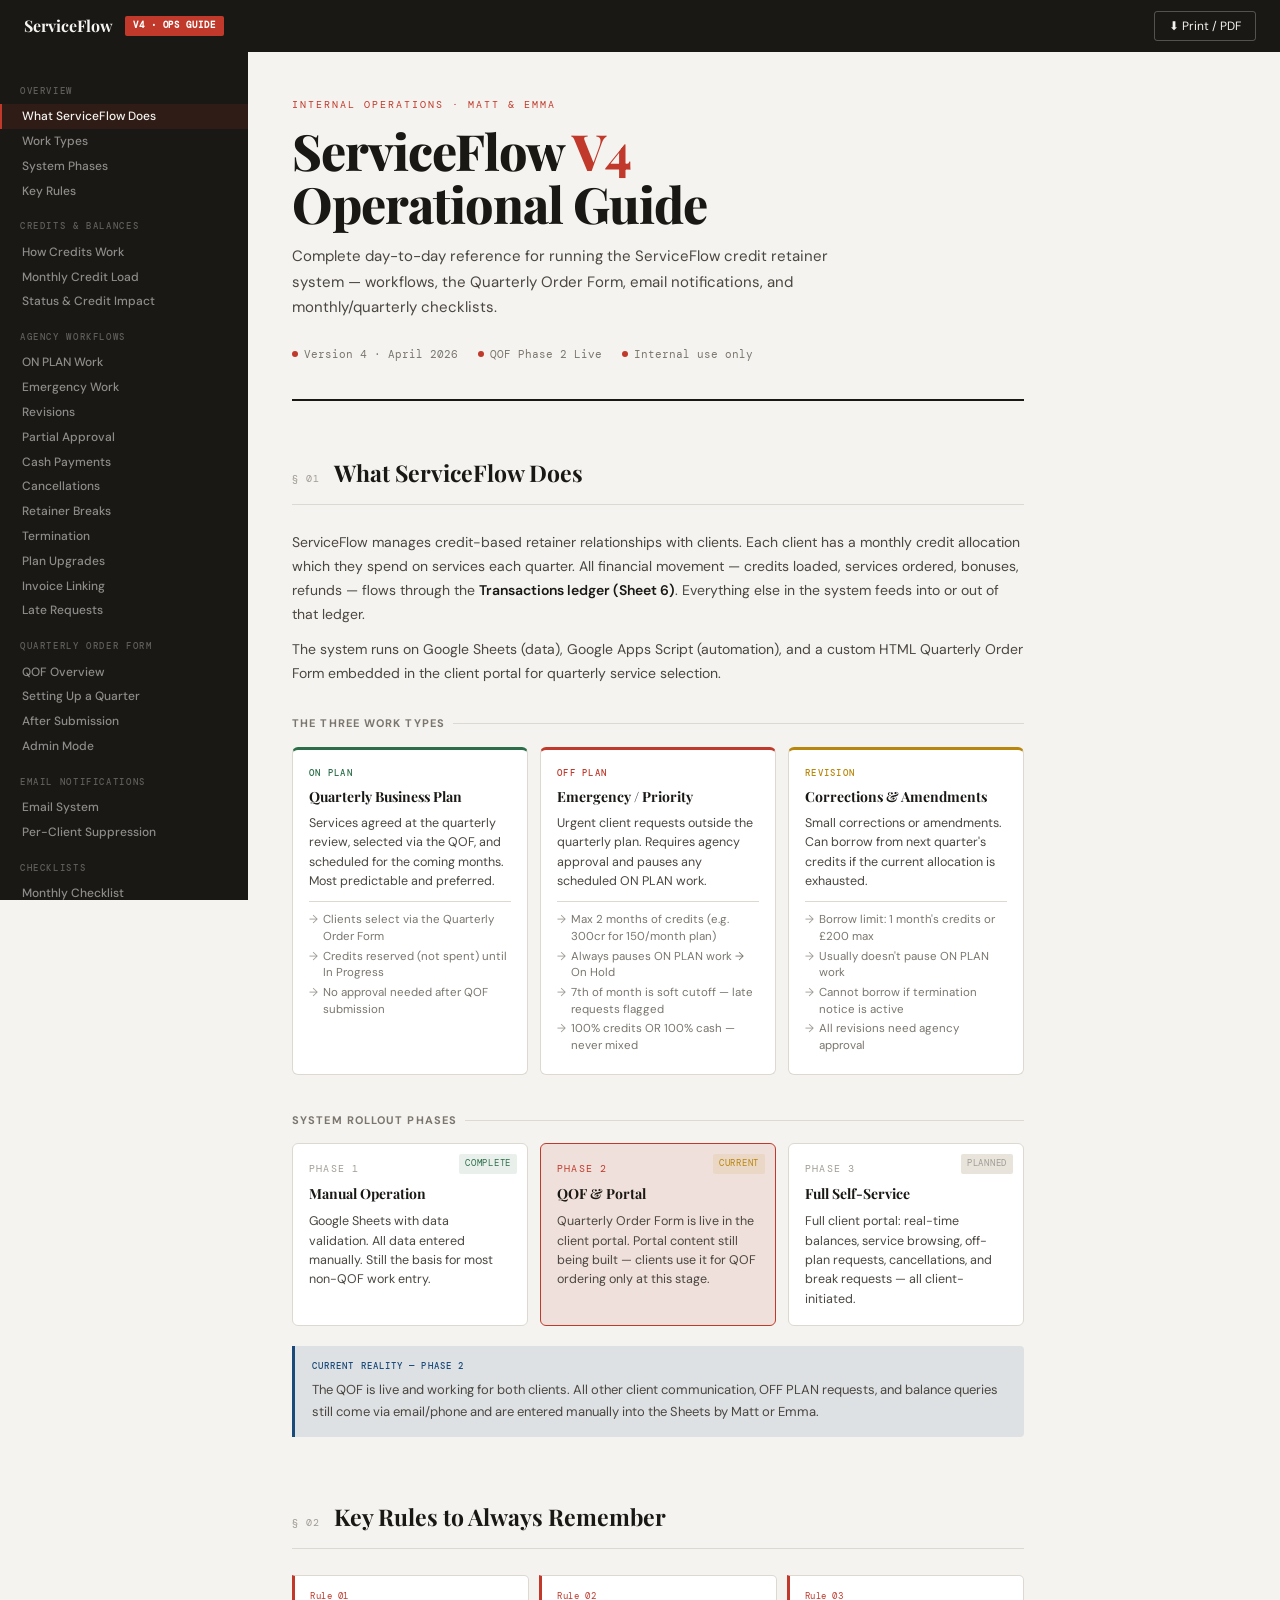
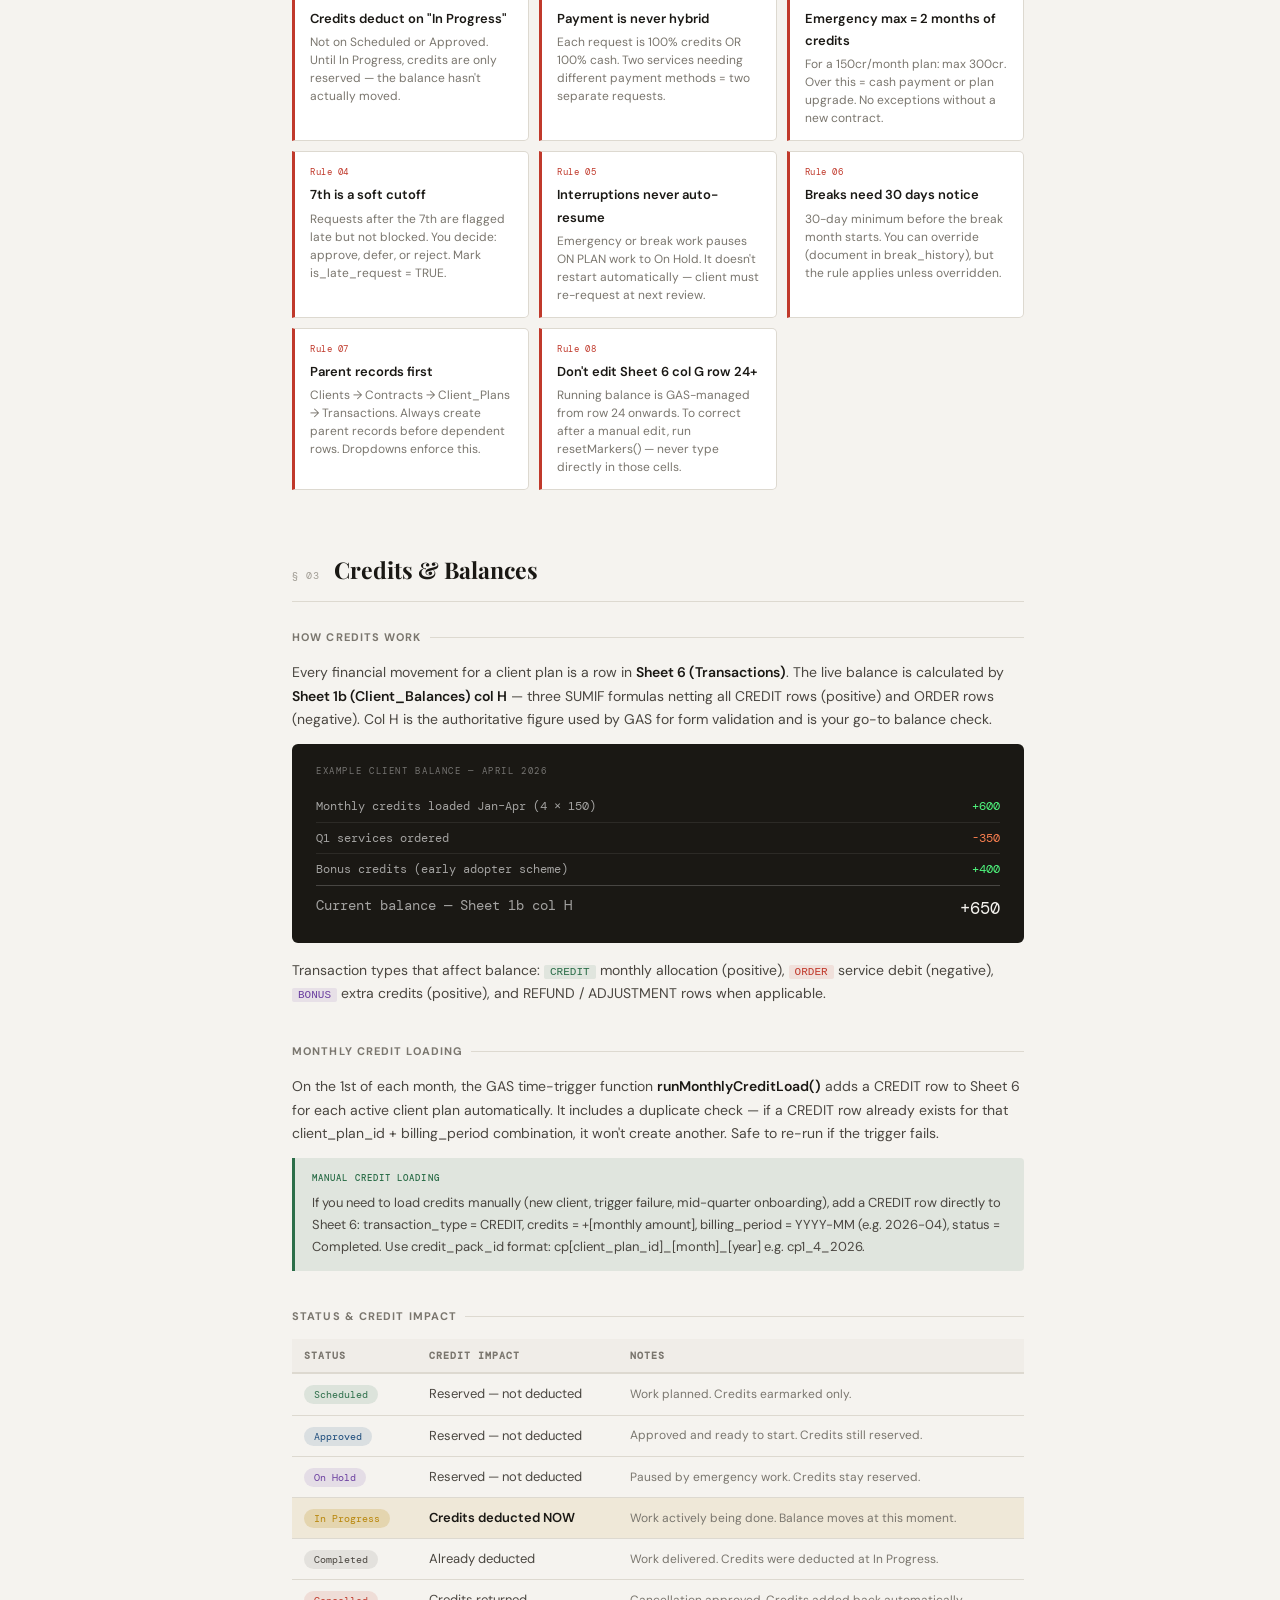
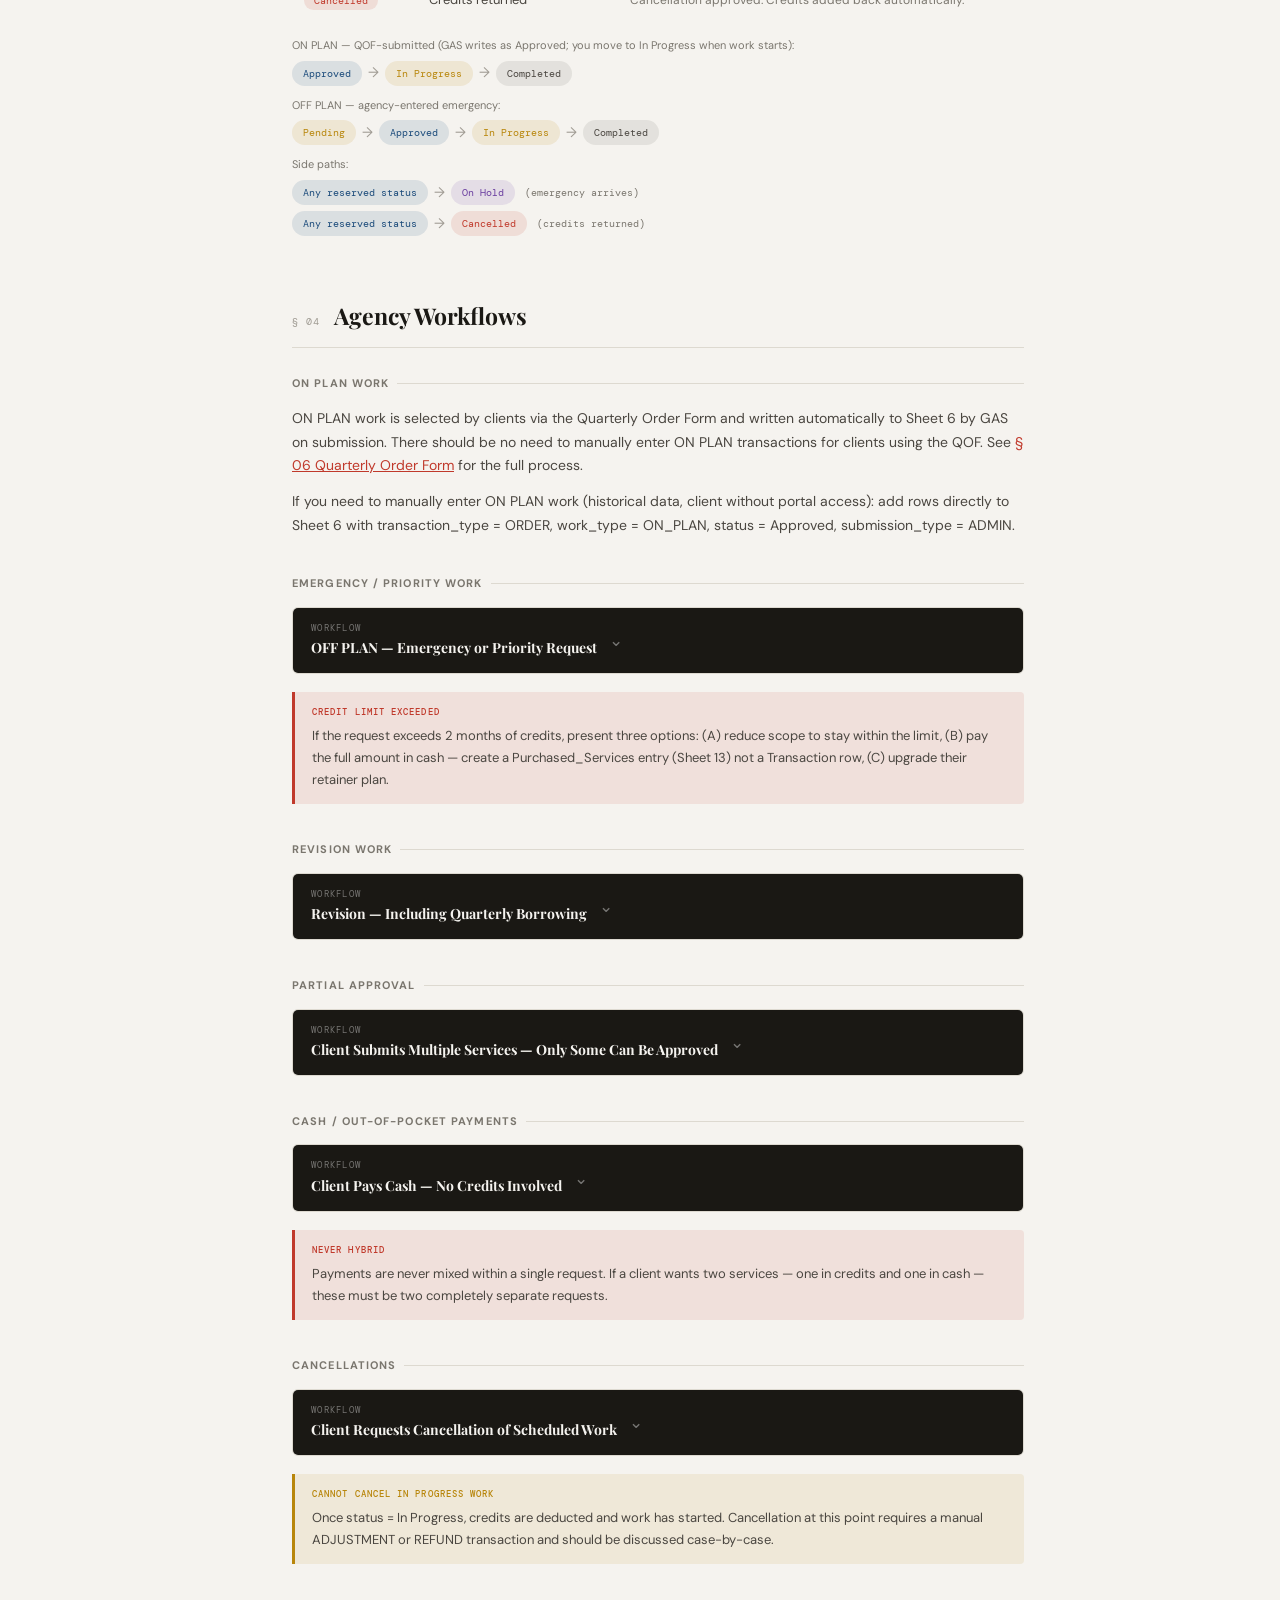
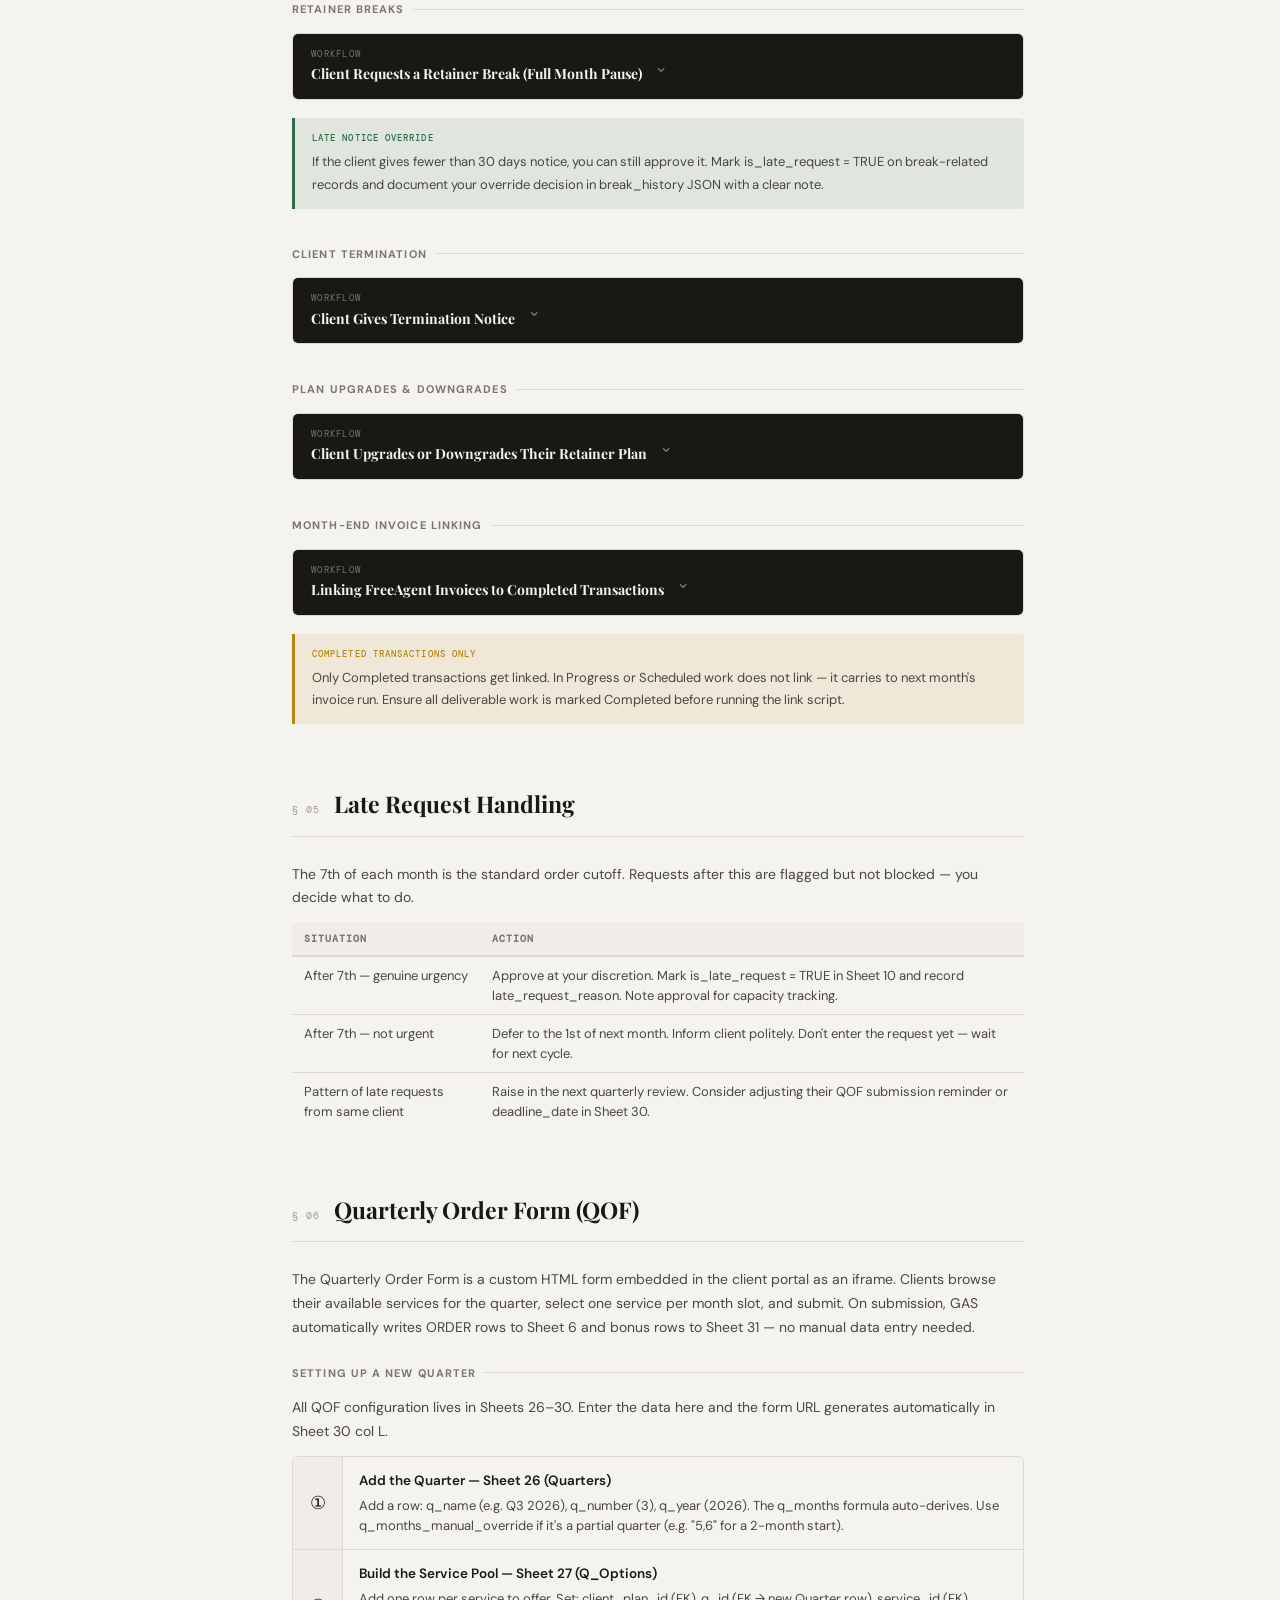
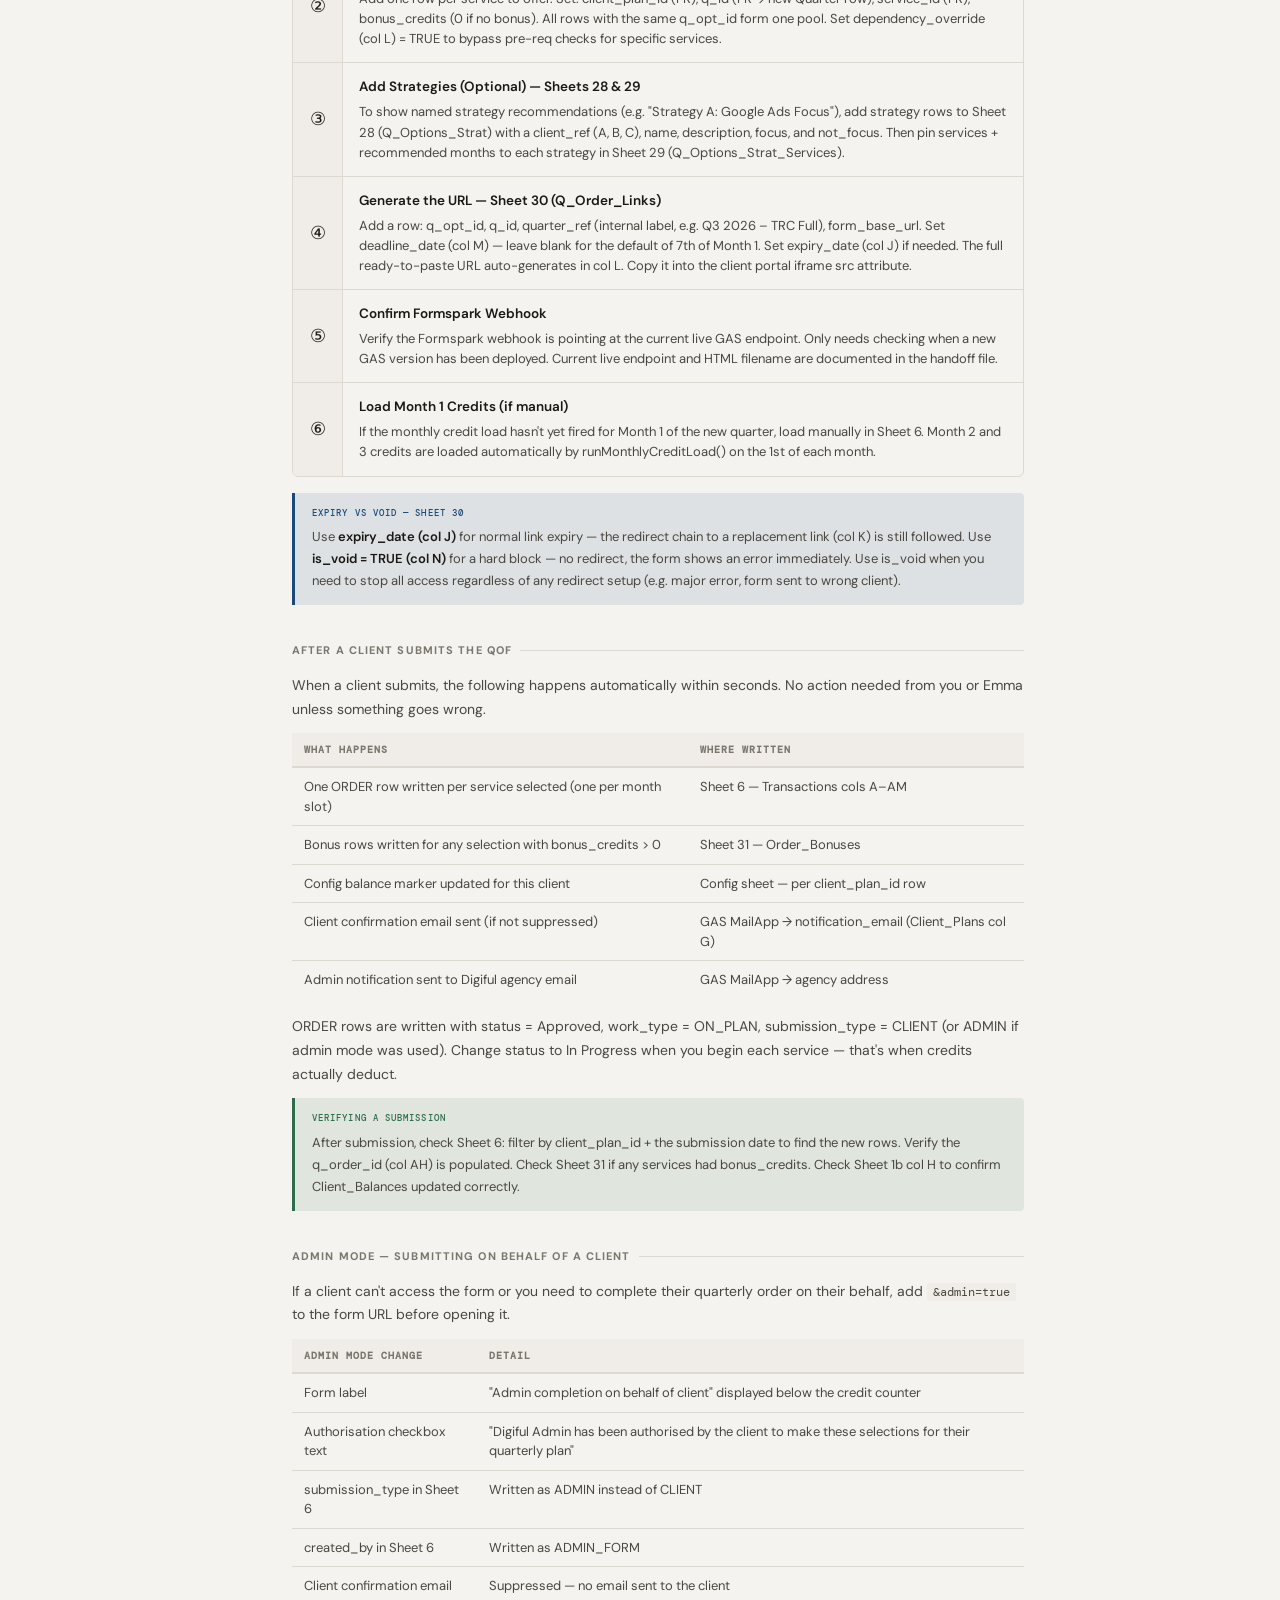
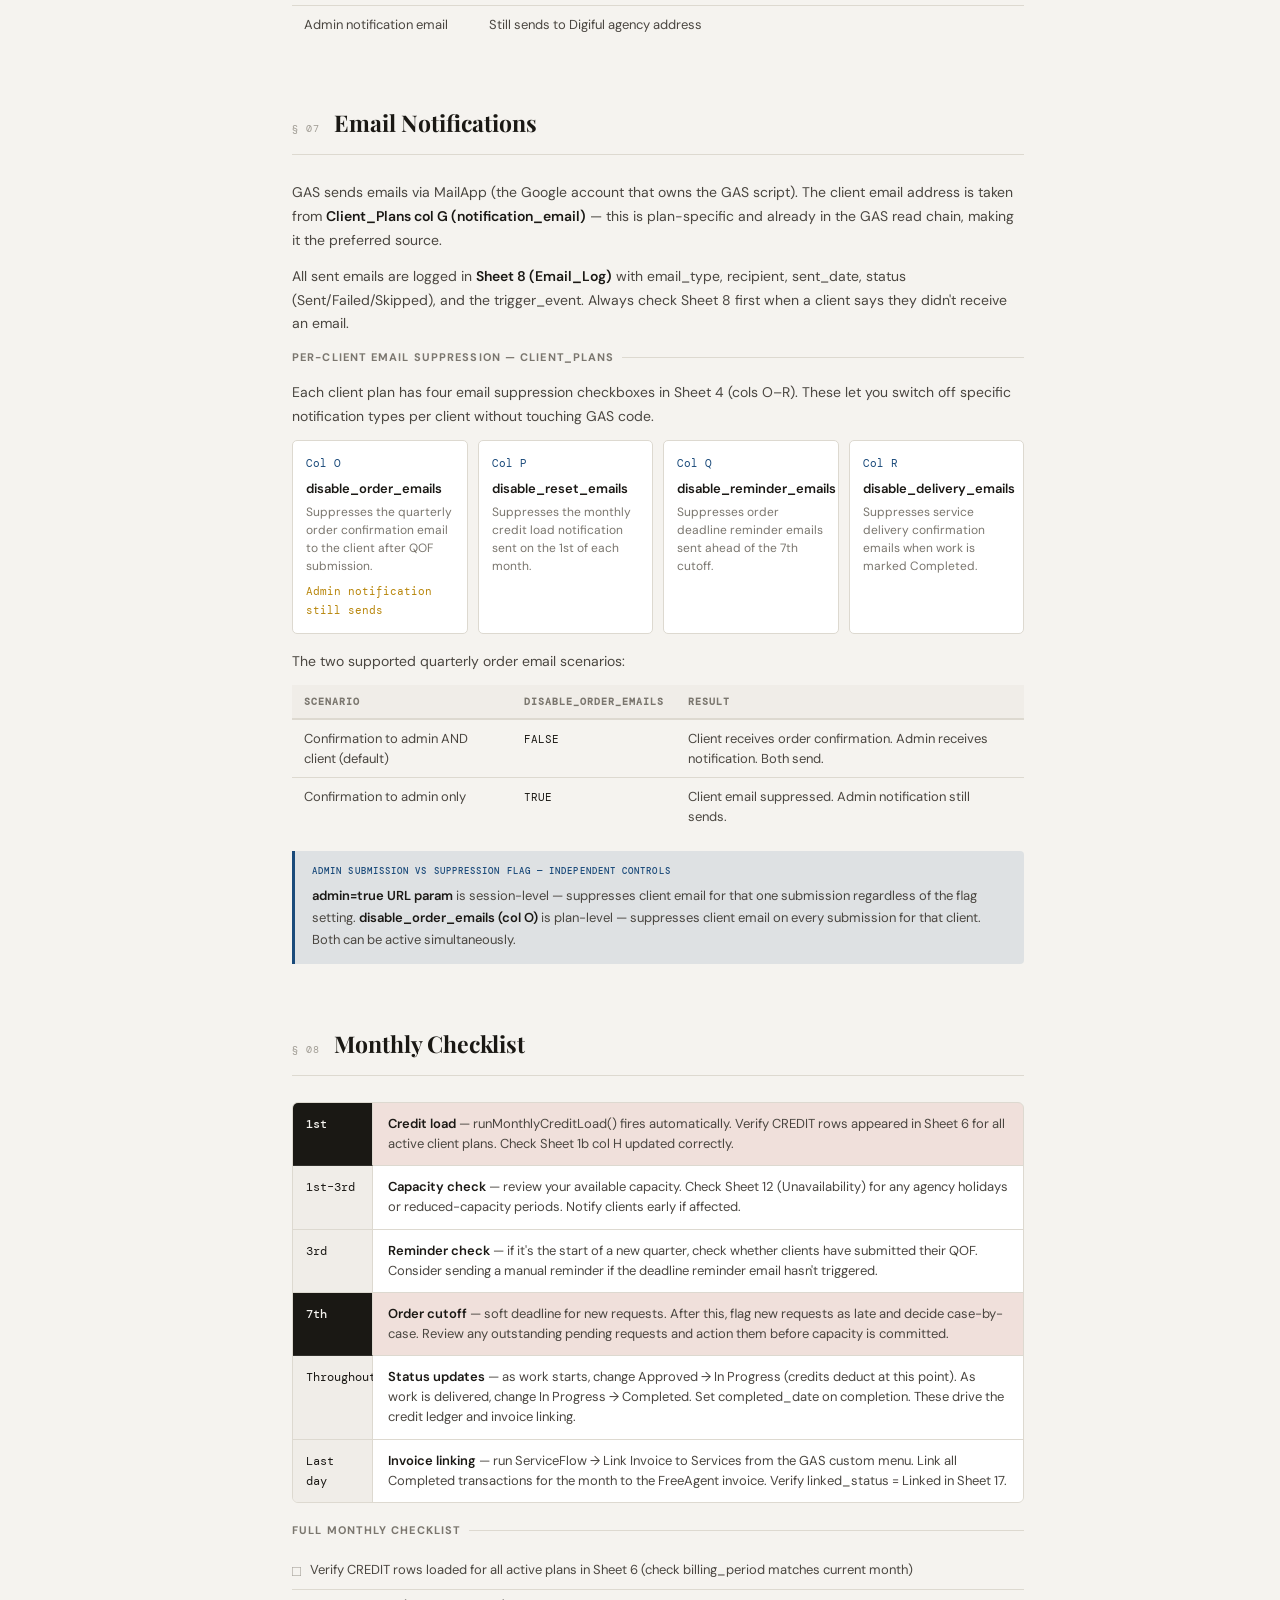
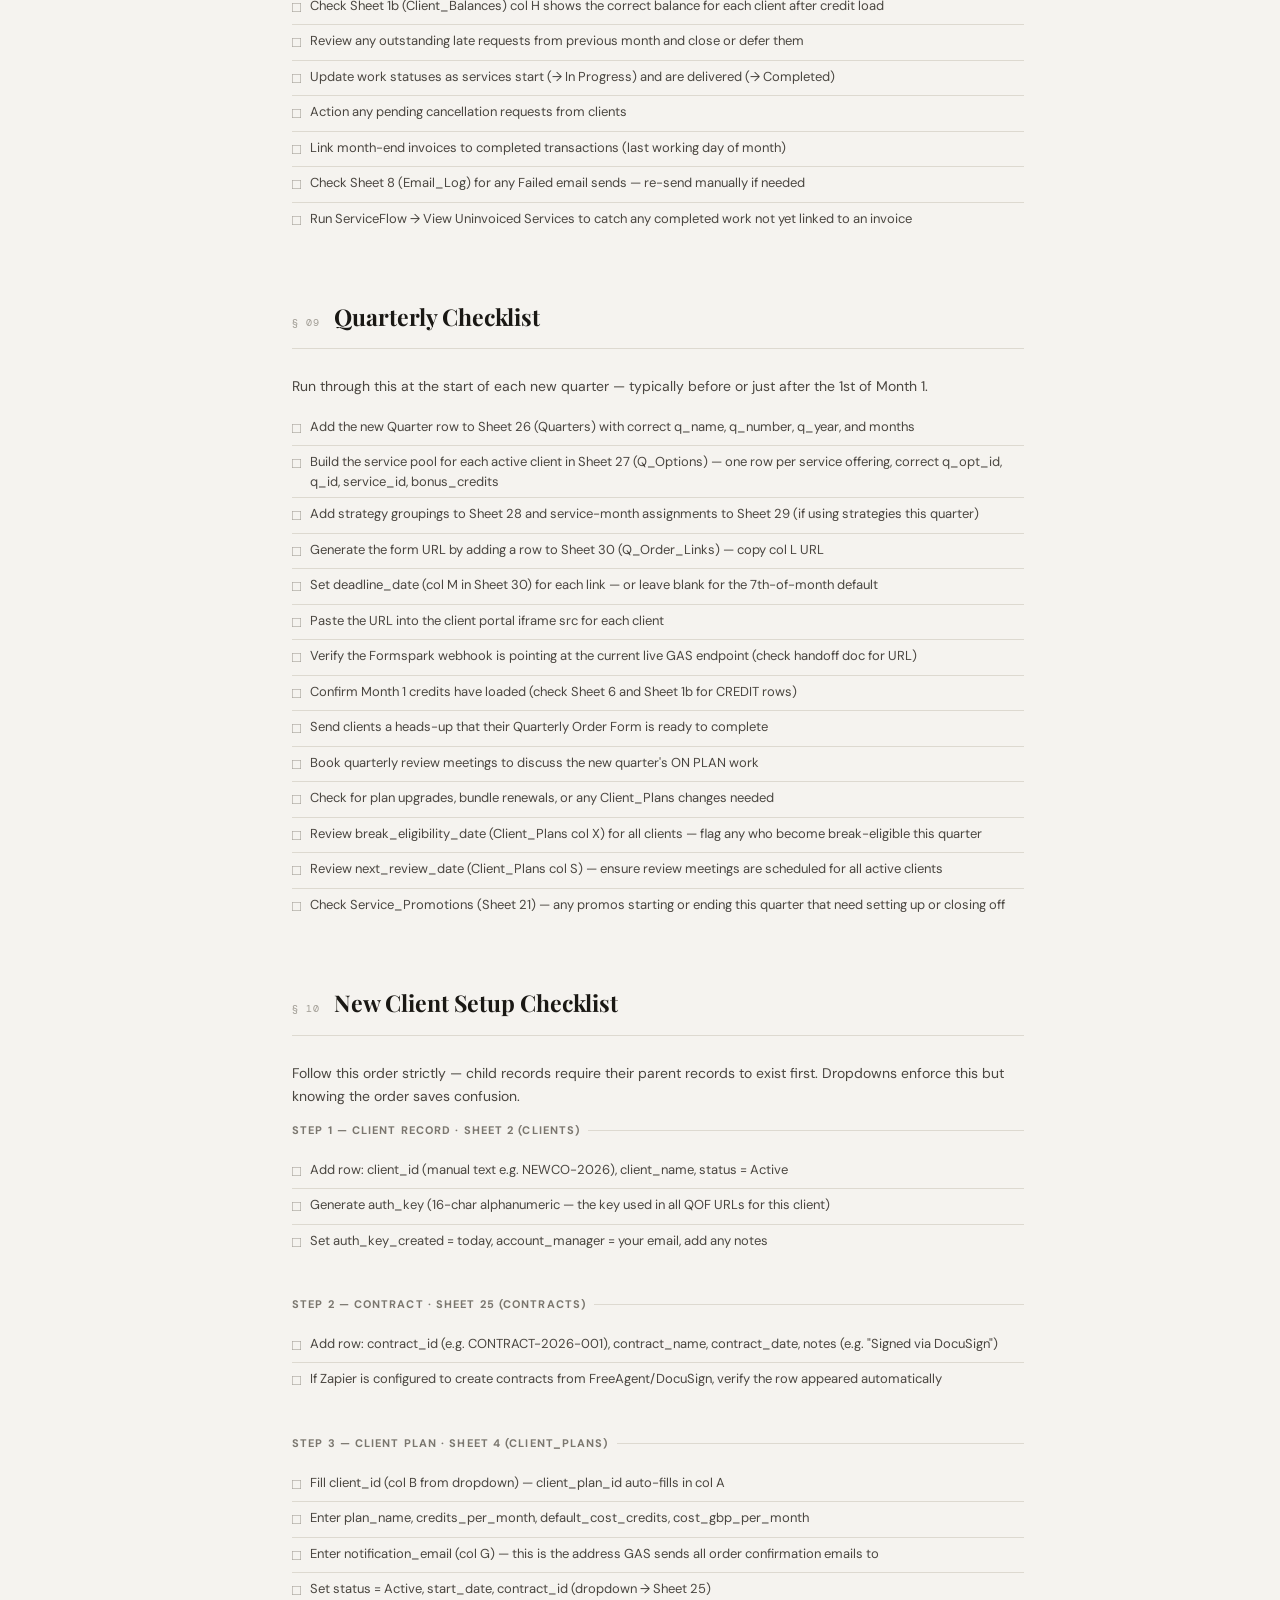
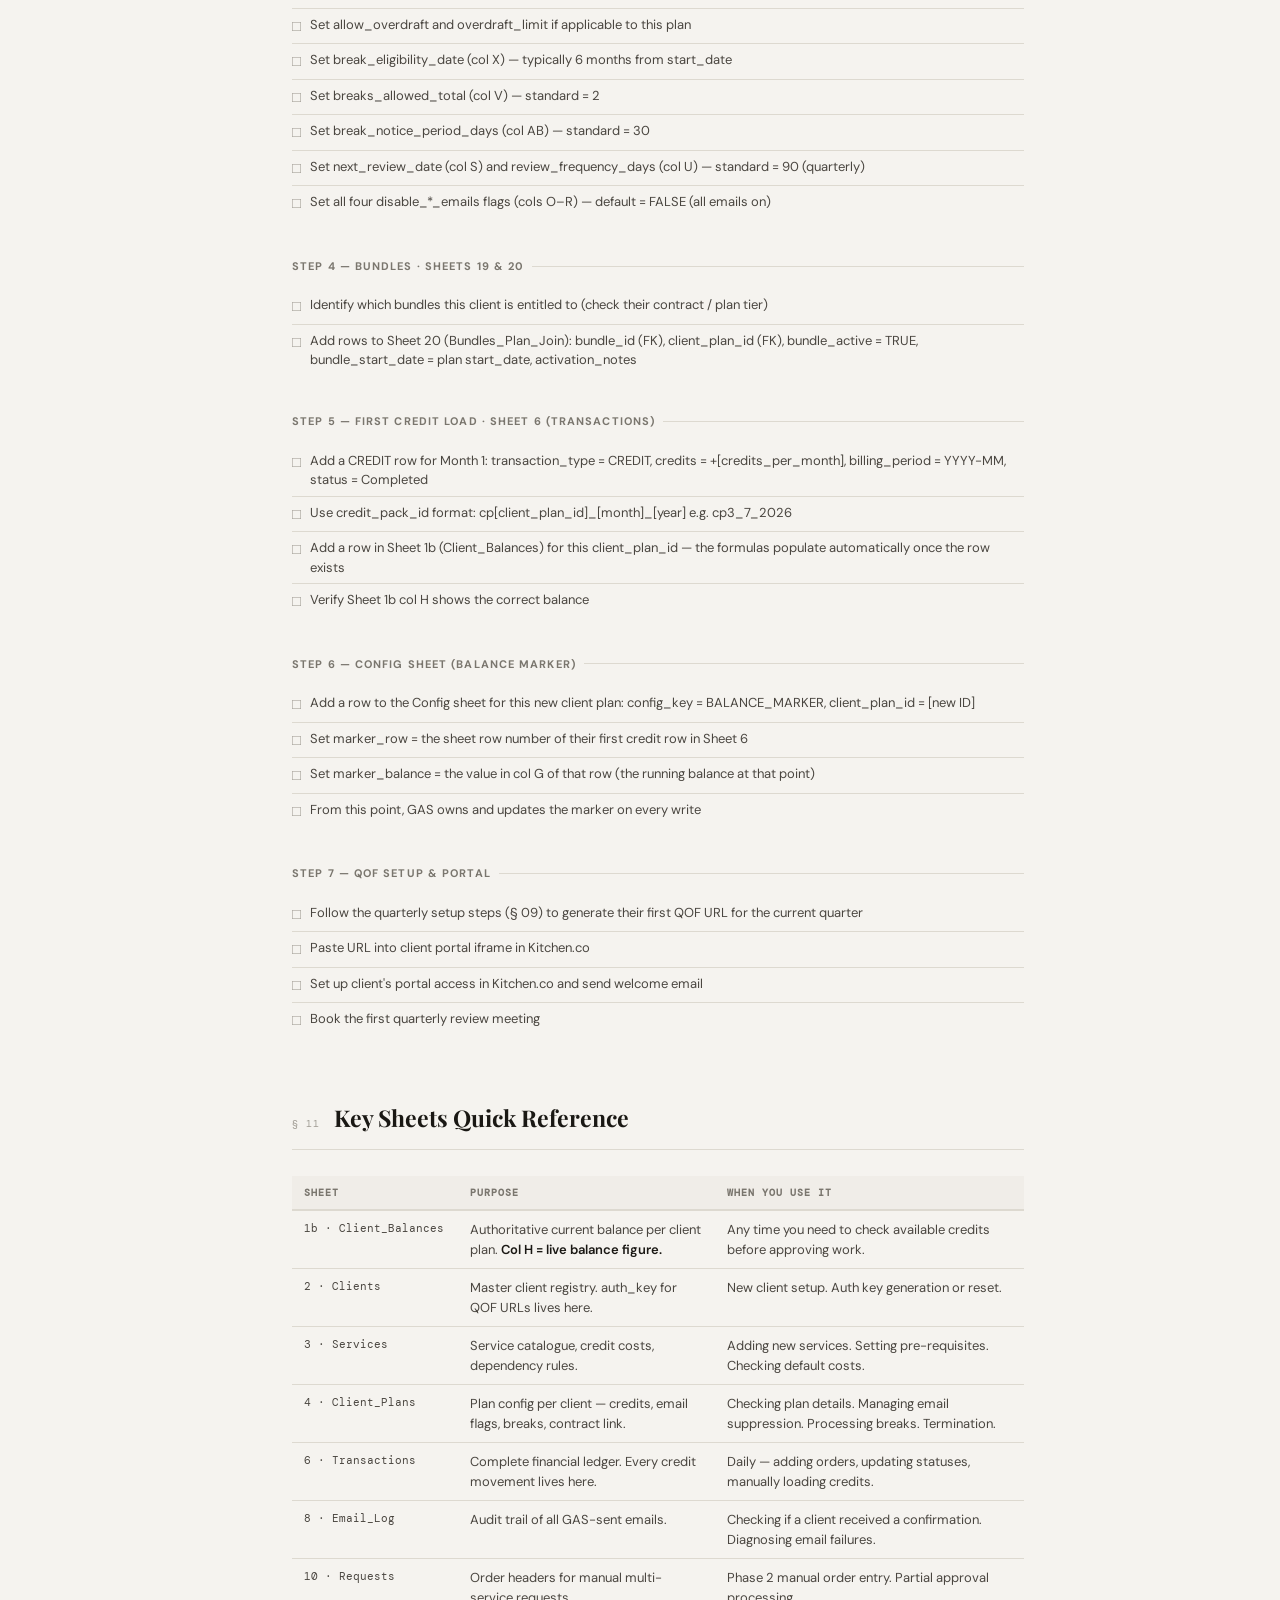
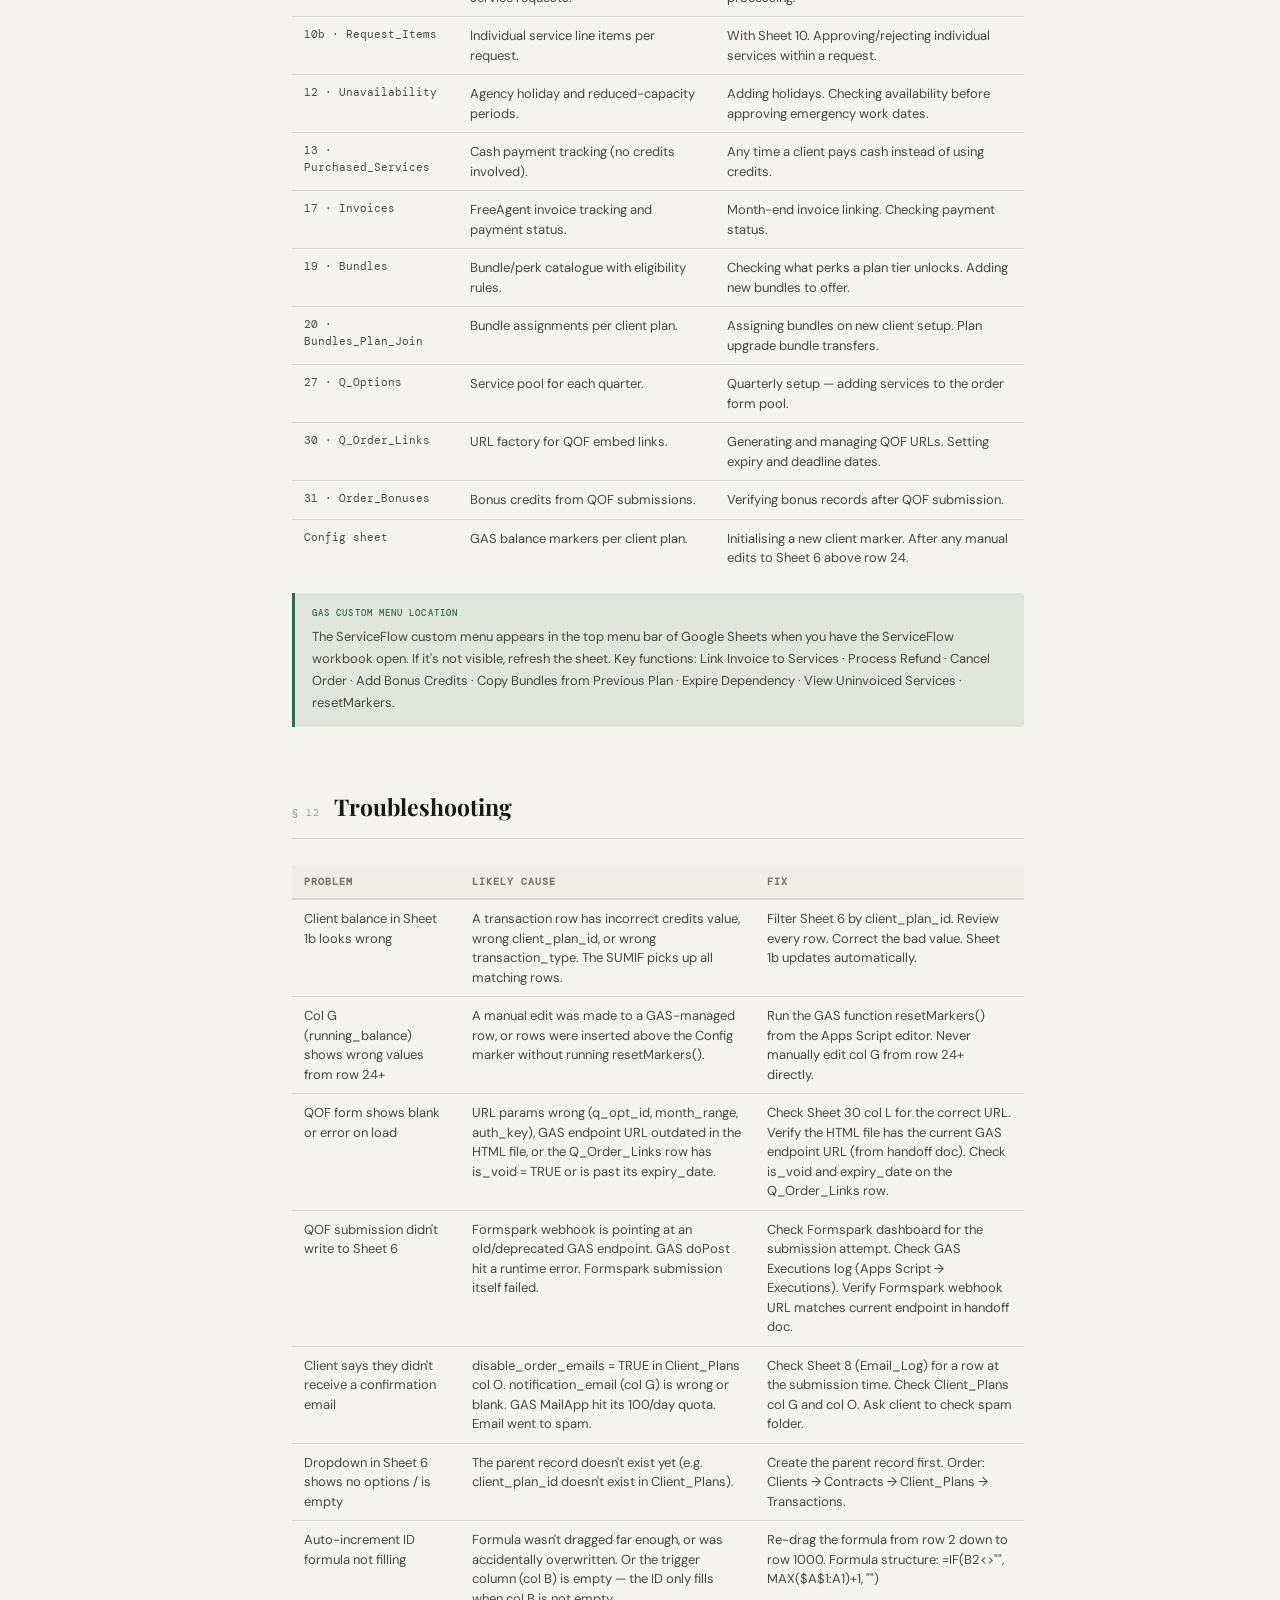
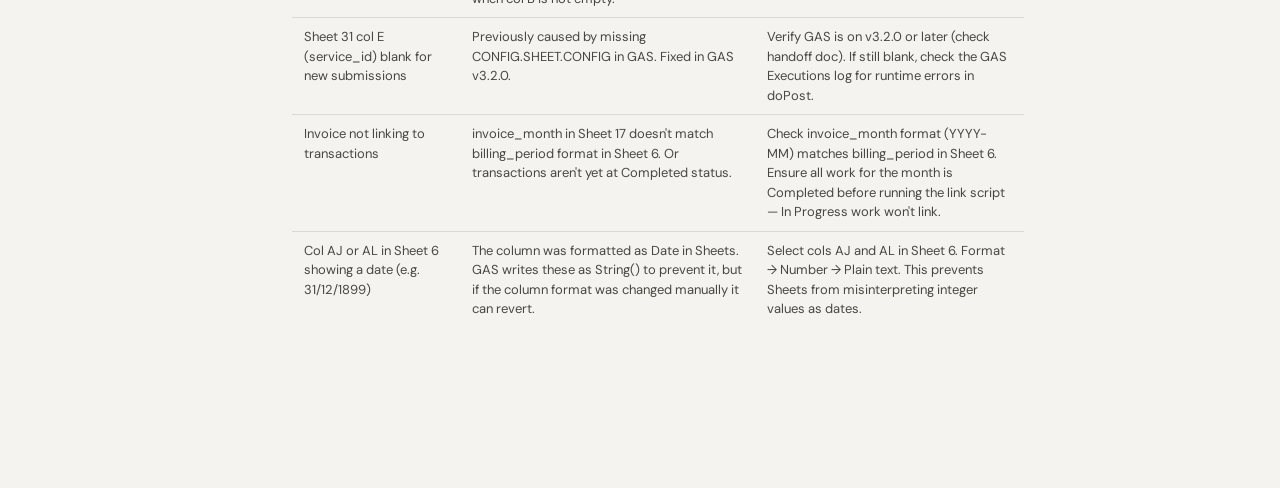
<file: serviceflow_v4_ops_guide.html>
<!DOCTYPE html>
<html lang="en">
<head>
<meta charset="UTF-8">
<meta name="viewport" content="width=device-width, initial-scale=1.0">
<title>ServiceFlow V4 — Operational Guide</title>
<link href="https://fonts.googleapis.com/css2?family=DM+Sans:wght@300;400;500;600;700&family=DM+Mono:wght@400;500&family=Playfair+Display:wght@700;800&display=swap" rel="stylesheet">
<style>
:root{--bg:#f5f3ef;--surface:#fff;--surface2:#f0ede8;--surface3:#e8e4dc;--border:#ddd9d0;--ink:#1a1814;--ink2:#4a4640;--ink3:#7a766e;--ink4:#a09c94;--red:#c0392b;--red-s:rgba(192,57,43,.1);--green:#2c6e49;--green-s:rgba(44,110,73,.1);--blue:#1a4a7a;--blue-s:rgba(26,74,122,.1);--amber:#b8860b;--amber-s:rgba(184,134,11,.1);--purple:#6b3fa0;--purple-s:rgba(107,63,160,.1);}
*{margin:0;padding:0;box-sizing:border-box;}
html{scroll-behavior:smooth;background:var(--bg);}
body{font-family:'DM Sans',sans-serif;background:var(--bg);color:var(--ink);font-size:14px;line-height:1.7;overflow-x:hidden;}
.topbar{position:fixed;top:0;left:0;right:0;z-index:1000;background:var(--ink);display:flex;align-items:center;justify-content:space-between;padding:0 24px;height:52px;}
.tb-brand{font-family:'Playfair Display',serif;font-weight:700;font-size:16px;color:#f5f3ef;display:flex;align-items:center;gap:12px;}
.tb-brand .ver{font-family:'DM Mono',monospace;font-size:9px;background:var(--red);color:#fff;padding:2px 8px;border-radius:2px;letter-spacing:.1em;text-transform:uppercase;}
.tb-right{display:flex;gap:10px;align-items:center;}
.btn-pdf{background:transparent;color:#f5f3ef;border:1px solid rgba(255,255,255,.25);padding:6px 14px;font-size:12px;cursor:pointer;border-radius:3px;font-family:'DM Sans',sans-serif;}
.btn-pdf:hover{background:rgba(255,255,255,.1);}
.menu-toggle{display:none;background:rgba(255,255,255,.1);border:1px solid rgba(255,255,255,.2);color:#f5f3ef;padding:6px 10px;border-radius:3px;cursor:pointer;font-size:16px;}
.layout{display:flex;padding-top:52px;min-height:100vh;}
.sidebar{width:248px;flex-shrink:0;position:fixed;top:52px;bottom:0;left:0;overflow-y:auto;background:var(--ink);padding:16px 0 60px;scrollbar-width:thin;scrollbar-color:#3a3630 transparent;}
.sidebar::-webkit-scrollbar{width:3px;}
.sidebar::-webkit-scrollbar-thumb{background:#3a3630;}
.nav-label{font-family:'DM Mono',monospace;font-size:9px;font-weight:500;letter-spacing:.18em;text-transform:uppercase;color:rgba(255,255,255,.3);padding:16px 20px 5px;}
.nav-a{display:block;padding:4px 20px;font-size:12px;font-weight:500;color:rgba(255,255,255,.5);text-decoration:none;border-left:2px solid transparent;line-height:1.4;}
.nav-a:hover{color:rgba(255,255,255,.85);}
.nav-a.active{color:#f5f3ef;border-left-color:var(--red);background:rgba(192,57,43,.12);}
.main{margin-left:248px;flex:1;max-width:820px;padding:52px 44px 100px;}
.hero{padding:44px 0 36px;border-bottom:2px solid var(--ink);margin-bottom:52px;}
.hero-eye{font-family:'DM Mono',monospace;font-size:10px;letter-spacing:.2em;text-transform:uppercase;color:var(--red);margin-bottom:12px;}
.hero h1{font-family:'Playfair Display',serif;font-size:clamp(30px,4vw,50px);font-weight:800;line-height:1.05;color:var(--ink);margin-bottom:14px;letter-spacing:-.02em;}
.hero h1 em{color:var(--red);font-style:normal;}
.hero-sub{font-size:15px;color:var(--ink2);max-width:560px;line-height:1.7;margin-bottom:24px;}
.hero-tags{display:flex;gap:20px;flex-wrap:wrap;}
.hero-tag{font-family:'DM Mono',monospace;font-size:11px;color:var(--ink3);display:flex;align-items:center;gap:6px;}
.hero-tag::before{content:'';width:6px;height:6px;border-radius:50%;background:var(--red);display:inline-block;}
.sec{margin-bottom:60px;}
.sec-hd{display:flex;align-items:baseline;gap:14px;margin-bottom:26px;padding-bottom:12px;border-bottom:1px solid var(--border);}
.sec-num{font-family:'DM Mono',monospace;font-size:10px;color:var(--ink4);letter-spacing:.1em;flex-shrink:0;}
.sec-title{font-family:'Playfair Display',serif;font-size:23px;font-weight:700;color:var(--ink);}
.sub{margin-bottom:36px;}
.sub-title{font-size:11px;font-weight:700;letter-spacing:.1em;text-transform:uppercase;color:var(--ink3);margin-bottom:14px;display:flex;align-items:center;gap:8px;}
.sub-title::after{content:'';flex:1;height:1px;background:var(--border);}
p{color:var(--ink2);margin-bottom:12px;}
p:last-child{margin-bottom:0;}
strong{color:var(--ink);font-weight:600;}
a{color:var(--red);}
.callout{border-left:3px solid;border-radius:0 4px 4px 0;padding:13px 17px;margin-bottom:16px;font-size:13px;color:var(--ink2);}
.callout b{display:block;font-family:'DM Mono',monospace;font-size:9px;letter-spacing:.12em;text-transform:uppercase;font-weight:500;margin-bottom:5px;}
.c-red{background:var(--red-s);border-color:var(--red);}
.c-red b{color:var(--red);}
.c-blue{background:var(--blue-s);border-color:var(--blue);}
.c-blue b{color:var(--blue);}
.c-green{background:var(--green-s);border-color:var(--green);}
.c-green b{color:var(--green);}
.c-amber{background:var(--amber-s);border-color:var(--amber);}
.c-amber b{color:var(--amber);}
.wt-grid{display:grid;grid-template-columns:repeat(auto-fit,minmax(210px,1fr));gap:12px;margin-bottom:20px;}
.wt-card{border:1px solid var(--border);border-radius:6px;padding:16px;background:var(--surface);border-top:3px solid;}
.wt-on{border-top-color:var(--green);}
.wt-off{border-top-color:var(--red);}
.wt-rev{border-top-color:var(--amber);}
.wt-lbl{font-family:'DM Mono',monospace;font-size:9px;letter-spacing:.14em;text-transform:uppercase;margin-bottom:4px;font-weight:500;}
.wt-on .wt-lbl{color:var(--green);}
.wt-off .wt-lbl{color:var(--red);}
.wt-rev .wt-lbl{color:var(--amber);}
.wt-name{font-family:'Playfair Display',serif;font-size:14px;font-weight:700;color:var(--ink);margin-bottom:5px;}
.wt-desc{font-size:12.5px;color:var(--ink2);line-height:1.55;}
.wt-rules{margin-top:10px;padding-top:10px;border-top:1px solid var(--border);}
.wt-rule{font-size:11.5px;color:var(--ink3);display:flex;align-items:flex-start;gap:5px;margin-bottom:3px;line-height:1.45;}
.wt-rule::before{content:'→';color:var(--ink4);flex-shrink:0;}
.phase-grid{display:grid;grid-template-columns:repeat(auto-fit,minmax(190px,1fr));gap:12px;margin-bottom:20px;}
.phase-card{border:1px solid var(--border);border-radius:6px;padding:16px;background:var(--surface);position:relative;}
.phase-card.cur{border-color:var(--red);background:var(--red-s);}
.ph-badge{position:absolute;top:10px;right:10px;font-family:'DM Mono',monospace;font-size:9px;letter-spacing:.08em;text-transform:uppercase;padding:2px 6px;border-radius:2px;}
.b-live{background:var(--green-s);color:var(--green);}
.b-cur{background:var(--amber-s);color:var(--amber);}
.b-fut{background:var(--surface3);color:var(--ink4);}
.ph-num{font-family:'DM Mono',monospace;font-size:10px;letter-spacing:.12em;text-transform:uppercase;color:var(--ink4);margin-bottom:5px;}
.phase-card.cur .ph-num{color:var(--red);}
.ph-name{font-family:'Playfair Display',serif;font-size:14px;font-weight:700;color:var(--ink);margin-bottom:6px;}
.ph-desc{font-size:12.5px;color:var(--ink2);line-height:1.55;}
.rules-grid{display:grid;grid-template-columns:repeat(auto-fit,minmax(230px,1fr));gap:10px;margin-bottom:20px;}
.rule-card{background:var(--surface);border:1px solid var(--border);border-left:3px solid var(--red);border-radius:0 5px 5px 0;padding:13px 15px;}
.rn{font-family:'DM Mono',monospace;font-size:9px;color:var(--red);margin-bottom:4px;letter-spacing:.06em;}
.rt{font-size:13px;font-weight:600;color:var(--ink);margin-bottom:3px;}
.rd{font-size:12px;color:var(--ink3);line-height:1.5;}
@media print{.topbar,.sidebar,.menu-toggle{display:none!important;}.main{margin-left:0;padding:20px;max-width:100%;}.wf-body{display:block!important;}.wf-toggle{display:none;}}
@media(max-width:768px){.sidebar{transform:translateX(-100%);transition:transform .25s;z-index:999;}.sidebar.open{transform:translateX(0);}.main{margin-left:0;padding:22px 18px 80px;}.menu-toggle{display:block;}.wt-grid,.phase-grid,.rules-grid{grid-template-columns:1fr;}}
</style>
</head>
<body>
<div class="topbar">
  <div class="tb-brand">ServiceFlow <span class="ver">V4 · Ops Guide</span></div>
  <div class="tb-right">
    <button class="menu-toggle" onclick="toggleMenu()">☰</button>
    <button class="btn-pdf" onclick="window.print()">⬇ Print / PDF</button>
  </div>
</div>
<div class="sidebar" id="sidebar">
  <div class="nav-label">Overview</div>
  <a class="nav-a" href="#overview">What ServiceFlow Does</a>
  <a class="nav-a" href="#work-types">Work Types</a>
  <a class="nav-a" href="#phases">System Phases</a>
  <a class="nav-a" href="#key-rules">Key Rules</a>
  <div class="nav-label">Credits &amp; Balances</div>
  <a class="nav-a" href="#credits-how">How Credits Work</a>
  <a class="nav-a" href="#credits-monthly">Monthly Credit Load</a>
  <a class="nav-a" href="#credits-status">Status &amp; Credit Impact</a>
  <div class="nav-label">Agency Workflows</div>
  <a class="nav-a" href="#wf-onplan">ON PLAN Work</a>
  <a class="nav-a" href="#wf-emergency">Emergency Work</a>
  <a class="nav-a" href="#wf-revision">Revisions</a>
  <a class="nav-a" href="#wf-partial">Partial Approval</a>
  <a class="nav-a" href="#wf-cash">Cash Payments</a>
  <a class="nav-a" href="#wf-cancel">Cancellations</a>
  <a class="nav-a" href="#wf-break">Retainer Breaks</a>
  <a class="nav-a" href="#wf-termination">Termination</a>
  <a class="nav-a" href="#wf-upgrade">Plan Upgrades</a>
  <a class="nav-a" href="#wf-invoice">Invoice Linking</a>
  <a class="nav-a" href="#late-req">Late Requests</a>
  <div class="nav-label">Quarterly Order Form</div>
  <a class="nav-a" href="#qof-overview">QOF Overview</a>
  <a class="nav-a" href="#qof-setup">Setting Up a Quarter</a>
  <a class="nav-a" href="#qof-after">After Submission</a>
  <a class="nav-a" href="#qof-admin">Admin Mode</a>
  <div class="nav-label">Email Notifications</div>
  <a class="nav-a" href="#email-system">Email System</a>
  <a class="nav-a" href="#email-flags">Per-Client Suppression</a>
  <div class="nav-label">Checklists</div>
  <a class="nav-a" href="#cl-monthly">Monthly Checklist</a>
  <a class="nav-a" href="#cl-quarterly">Quarterly Checklist</a>
  <a class="nav-a" href="#cl-newclient">New Client Setup</a>
  <div class="nav-label">Reference</div>
  <a class="nav-a" href="#ref-sheets">Key Sheets</a>
  <a class="nav-a" href="#ref-trouble">Troubleshooting</a>
</div>
<div class="main" id="mainContent">

<!-- HERO -->
<div class="hero" id="overview">
  <div class="hero-eye">Internal Operations · Matt &amp; Emma</div>
  <h1>ServiceFlow <em>V4</em><br>Operational Guide</h1>
  <p class="hero-sub">Complete day-to-day reference for running the ServiceFlow credit retainer system — workflows, the Quarterly Order Form, email notifications, and monthly/quarterly checklists.</p>
  <div class="hero-tags">
    <div class="hero-tag">Version 4 · April 2026</div>
    <div class="hero-tag" style="--dot-c:var(--green);">QOF Phase 2 Live</div>
    <div class="hero-tag" style="--dot-c:var(--ink4);">Internal use only</div>
  </div>
</div>

<!-- §01 OVERVIEW -->
<div class="sec">
  <div class="sec-hd"><span class="sec-num">§ 01</span><span class="sec-title">What ServiceFlow Does</span></div>
  <p>ServiceFlow manages credit-based retainer relationships with clients. Each client has a monthly credit allocation which they spend on services each quarter. All financial movement — credits loaded, services ordered, bonuses, refunds — flows through the <strong>Transactions ledger (Sheet 6)</strong>. Everything else in the system feeds into or out of that ledger.</p>
  <p>The system runs on Google Sheets (data), Google Apps Script (automation), and a custom HTML Quarterly Order Form embedded in the client portal for quarterly service selection.</p>

  <div id="work-types" class="sub" style="margin-top:28px;">
    <div class="sub-title">The Three Work Types</div>
    <div class="wt-grid">
      <div class="wt-card wt-on">
        <div class="wt-lbl">On Plan</div>
        <div class="wt-name">Quarterly Business Plan</div>
        <div class="wt-desc">Services agreed at the quarterly review, selected via the QOF, and scheduled for the coming months. Most predictable and preferred.</div>
        <div class="wt-rules">
          <div class="wt-rule">Clients select via the Quarterly Order Form</div>
          <div class="wt-rule">Credits reserved (not spent) until In Progress</div>
          <div class="wt-rule">No approval needed after QOF submission</div>
        </div>
      </div>
      <div class="wt-card wt-off">
        <div class="wt-lbl">Off Plan</div>
        <div class="wt-name">Emergency / Priority</div>
        <div class="wt-desc">Urgent client requests outside the quarterly plan. Requires agency approval and pauses any scheduled ON PLAN work.</div>
        <div class="wt-rules">
          <div class="wt-rule">Max 2 months of credits (e.g. 300cr for 150/month plan)</div>
          <div class="wt-rule">Always pauses ON PLAN work → On Hold</div>
          <div class="wt-rule">7th of month is soft cutoff — late requests flagged</div>
          <div class="wt-rule">100% credits OR 100% cash — never mixed</div>
        </div>
      </div>
      <div class="wt-card wt-rev">
        <div class="wt-lbl">Revision</div>
        <div class="wt-name">Corrections &amp; Amendments</div>
        <div class="wt-desc">Small corrections or amendments. Can borrow from next quarter's credits if the current allocation is exhausted.</div>
        <div class="wt-rules">
          <div class="wt-rule">Borrow limit: 1 month's credits or £200 max</div>
          <div class="wt-rule">Usually doesn't pause ON PLAN work</div>
          <div class="wt-rule">Cannot borrow if termination notice is active</div>
          <div class="wt-rule">All revisions need agency approval</div>
        </div>
      </div>
    </div>
  </div>

  <div id="phases" class="sub">
    <div class="sub-title">System Rollout Phases</div>
    <div class="phase-grid">
      <div class="phase-card">
        <div class="ph-badge b-live">Complete</div>
        <div class="ph-num">Phase 1</div>
        <div class="ph-name">Manual Operation</div>
        <div class="ph-desc">Google Sheets with data validation. All data entered manually. Still the basis for most non-QOF work entry.</div>
      </div>
      <div class="phase-card cur">
        <div class="ph-badge b-cur">Current</div>
        <div class="ph-num">Phase 2</div>
        <div class="ph-name">QOF &amp; Portal</div>
        <div class="ph-desc">Quarterly Order Form is live in the client portal. Portal content still being built — clients use it for QOF ordering only at this stage.</div>
      </div>
      <div class="phase-card">
        <div class="ph-badge b-fut">Planned</div>
        <div class="ph-num">Phase 3</div>
        <div class="ph-name">Full Self-Service</div>
        <div class="ph-desc">Full client portal: real-time balances, service browsing, off-plan requests, cancellations, and break requests — all client-initiated.</div>
      </div>
    </div>
    <div class="callout c-blue"><b>Current Reality — Phase 2</b>The QOF is live and working for both clients. All other client communication, OFF PLAN requests, and balance queries still come via email/phone and are entered manually into the Sheets by Matt or Emma.</div>
  </div>
</div>

<!-- §02 KEY RULES -->
<div class="sec" id="key-rules">
  <div class="sec-hd"><span class="sec-num">§ 02</span><span class="sec-title">Key Rules to Always Remember</span></div>
  <div class="rules-grid">
    <div class="rule-card"><div class="rn">Rule 01</div><div class="rt">Credits deduct on "In Progress"</div><div class="rd">Not on Scheduled or Approved. Until In Progress, credits are only reserved — the balance hasn't actually moved.</div></div>
    <div class="rule-card"><div class="rn">Rule 02</div><div class="rt">Payment is never hybrid</div><div class="rd">Each request is 100% credits OR 100% cash. Two services needing different payment methods = two separate requests.</div></div>
    <div class="rule-card"><div class="rn">Rule 03</div><div class="rt">Emergency max = 2 months of credits</div><div class="rd">For a 150cr/month plan: max 300cr. Over this = cash payment or plan upgrade. No exceptions without a new contract.</div></div>
    <div class="rule-card"><div class="rn">Rule 04</div><div class="rt">7th is a soft cutoff</div><div class="rd">Requests after the 7th are flagged late but not blocked. You decide: approve, defer, or reject. Mark is_late_request = TRUE.</div></div>
    <div class="rule-card"><div class="rn">Rule 05</div><div class="rt">Interruptions never auto-resume</div><div class="rd">Emergency or break work pauses ON PLAN work to On Hold. It doesn't restart automatically — client must re-request at next review.</div></div>
    <div class="rule-card"><div class="rn">Rule 06</div><div class="rt">Breaks need 30 days notice</div><div class="rd">30-day minimum before the break month starts. You can override (document in break_history), but the rule applies unless overridden.</div></div>
    <div class="rule-card"><div class="rn">Rule 07</div><div class="rt">Parent records first</div><div class="rd">Clients → Contracts → Client_Plans → Transactions. Always create parent records before dependent rows. Dropdowns enforce this.</div></div>
    <div class="rule-card"><div class="rn">Rule 08</div><div class="rt">Don't edit Sheet 6 col G row 24+</div><div class="rd">Running balance is GAS-managed from row 24 onwards. To correct after a manual edit, run resetMarkers() — never type directly in those cells.</div></div>
  </div>
</div>

<!-- §03 CREDITS -->
<div class="sec" id="credits-how">
  <div class="sec-hd"><span class="sec-num">§ 03</span><span class="sec-title">Credits &amp; Balances</span></div>
  <div class="sub">
    <div class="sub-title">How Credits Work</div>
    <p>Every financial movement for a client plan is a row in <strong>Sheet 6 (Transactions)</strong>. The live balance is calculated by <strong>Sheet 1b (Client_Balances) col H</strong> — three SUMIF formulas netting all CREDIT rows (positive) and ORDER rows (negative). Col H is the authoritative figure used by GAS for form validation and is your go-to balance check.</p>
    <div style="background:var(--ink);border-radius:6px;padding:20px 24px;margin-bottom:16px;font-family:'DM Mono',monospace;color:#f5f3ef;">
      <div style="font-size:9px;letter-spacing:.18em;text-transform:uppercase;color:rgba(255,255,255,.4);margin-bottom:12px;">Example Client Balance — April 2026</div>
      <div style="display:flex;justify-content:space-between;padding:5px 0;border-bottom:1px solid rgba(255,255,255,.08);font-size:12px;"><span style="color:rgba(255,255,255,.6);">Monthly credits loaded Jan–Apr (4 × 150)</span><span style="color:#4ff77e;">+600</span></div>
      <div style="display:flex;justify-content:space-between;padding:5px 0;border-bottom:1px solid rgba(255,255,255,.08);font-size:12px;"><span style="color:rgba(255,255,255,.6);">Q1 services ordered</span><span style="color:#f77e4f;">-350</span></div>
      <div style="display:flex;justify-content:space-between;padding:5px 0;border-bottom:1px solid rgba(255,255,255,.2);font-size:12px;"><span style="color:rgba(255,255,255,.6);">Bonus credits (early adopter scheme)</span><span style="color:#4ff77e;">+400</span></div>
      <div style="display:flex;justify-content:space-between;padding:8px 0 0;font-size:14px;"><span style="color:rgba(255,255,255,.6);">Current balance — Sheet 1b col H</span><span style="font-size:17px;">+650</span></div>
    </div>
    <p>Transaction types that affect balance: <code style="background:var(--green-s);color:var(--green);padding:1px 6px;border-radius:2px;font-size:11px;">CREDIT</code> monthly allocation (positive), <code style="background:var(--red-s);color:var(--red);padding:1px 6px;border-radius:2px;font-size:11px;">ORDER</code> service debit (negative), <code style="background:var(--purple-s);color:var(--purple);padding:1px 6px;border-radius:2px;font-size:11px;">BONUS</code> extra credits (positive), and REFUND / ADJUSTMENT rows when applicable.</p>
  </div>

  <div id="credits-monthly" class="sub">
    <div class="sub-title">Monthly Credit Loading</div>
    <p>On the 1st of each month, the GAS time-trigger function <strong>runMonthlyCreditLoad()</strong> adds a CREDIT row to Sheet 6 for each active client plan automatically. It includes a duplicate check — if a CREDIT row already exists for that client_plan_id + billing_period combination, it won't create another. Safe to re-run if the trigger fails.</p>
    <div class="callout c-green"><b>Manual Credit Loading</b>If you need to load credits manually (new client, trigger failure, mid-quarter onboarding), add a CREDIT row directly to Sheet 6: transaction_type = CREDIT, credits = +[monthly amount], billing_period = YYYY-MM (e.g. 2026-04), status = Completed. Use credit_pack_id format: cp[client_plan_id]_[month]_[year] e.g. cp1_4_2026.</div>
  </div>

  <div id="credits-status" class="sub">
    <div class="sub-title">Status &amp; Credit Impact</div>
    <table style="width:100%;border-collapse:collapse;margin-bottom:16px;font-size:13px;">
      <thead><tr style="background:var(--surface2);"><th style="text-align:left;padding:8px 12px;font-family:'DM Mono',monospace;font-size:10px;letter-spacing:.1em;text-transform:uppercase;color:var(--ink3);border-bottom:2px solid var(--border);">Status</th><th style="text-align:left;padding:8px 12px;font-family:'DM Mono',monospace;font-size:10px;letter-spacing:.1em;text-transform:uppercase;color:var(--ink3);border-bottom:2px solid var(--border);">Credit Impact</th><th style="text-align:left;padding:8px 12px;font-family:'DM Mono',monospace;font-size:10px;letter-spacing:.1em;text-transform:uppercase;color:var(--ink3);border-bottom:2px solid var(--border);">Notes</th></tr></thead>
      <tbody>
        <tr style="border-bottom:1px solid var(--border);"><td style="padding:9px 12px;"><span style="background:rgba(44,110,73,.12);color:var(--green);padding:3px 10px;border-radius:100px;font-family:'DM Mono',monospace;font-size:10px;">Scheduled</span></td><td style="padding:9px 12px;color:var(--ink2);">Reserved — not deducted</td><td style="padding:9px 12px;color:var(--ink3);font-size:12px;">Work planned. Credits earmarked only.</td></tr>
        <tr style="border-bottom:1px solid var(--border);"><td style="padding:9px 12px;"><span style="background:rgba(26,74,122,.12);color:var(--blue);padding:3px 10px;border-radius:100px;font-family:'DM Mono',monospace;font-size:10px;">Approved</span></td><td style="padding:9px 12px;color:var(--ink2);">Reserved — not deducted</td><td style="padding:9px 12px;color:var(--ink3);font-size:12px;">Approved and ready to start. Credits still reserved.</td></tr>
        <tr style="border-bottom:1px solid var(--border);"><td style="padding:9px 12px;"><span style="background:rgba(107,63,160,.12);color:var(--purple);padding:3px 10px;border-radius:100px;font-family:'DM Mono',monospace;font-size:10px;">On Hold</span></td><td style="padding:9px 12px;color:var(--ink2);">Reserved — not deducted</td><td style="padding:9px 12px;color:var(--ink3);font-size:12px;">Paused by emergency work. Credits stay reserved.</td></tr>
        <tr style="border-bottom:1px solid var(--border);background:var(--amber-s);"><td style="padding:9px 12px;"><span style="background:rgba(184,134,11,.2);color:var(--amber);padding:3px 10px;border-radius:100px;font-family:'DM Mono',monospace;font-size:10px;">In Progress</span></td><td style="padding:9px 12px;color:var(--ink);font-weight:600;">Credits deducted NOW</td><td style="padding:9px 12px;color:var(--ink3);font-size:12px;">Work actively being done. Balance moves at this moment.</td></tr>
        <tr style="border-bottom:1px solid var(--border);"><td style="padding:9px 12px;"><span style="background:rgba(74,70,64,.1);color:var(--ink2);padding:3px 10px;border-radius:100px;font-family:'DM Mono',monospace;font-size:10px;">Completed</span></td><td style="padding:9px 12px;color:var(--ink2);">Already deducted</td><td style="padding:9px 12px;color:var(--ink3);font-size:12px;">Work delivered. Credits were deducted at In Progress.</td></tr>
        <tr><td style="padding:9px 12px;"><span style="background:rgba(192,57,43,.12);color:var(--red);padding:3px 10px;border-radius:100px;font-family:'DM Mono',monospace;font-size:10px;">Cancelled</span></td><td style="padding:9px 12px;color:var(--ink2);">Credits returned</td><td style="padding:9px 12px;color:var(--ink3);font-size:12px;">Cancellation approved. Credits added back automatically.</td></tr>
      </tbody>
    </table>
    <div style="margin-bottom:10px;"><div style="font-size:11px;color:var(--ink3);margin-bottom:6px;">ON PLAN — QOF-submitted (GAS writes as Approved; you move to In Progress when work starts):</div>
    <div style="display:flex;align-items:center;flex-wrap:wrap;gap:6px;"><span style="background:rgba(26,74,122,.12);color:var(--blue);padding:4px 11px;border-radius:100px;font-family:'DM Mono',monospace;font-size:10px;">Approved</span><span style="color:var(--ink4);">→</span><span style="background:rgba(184,134,11,.12);color:var(--amber);padding:4px 11px;border-radius:100px;font-family:'DM Mono',monospace;font-size:10px;">In Progress</span><span style="color:var(--ink4);">→</span><span style="background:rgba(74,70,64,.1);color:var(--ink2);padding:4px 11px;border-radius:100px;font-family:'DM Mono',monospace;font-size:10px;">Completed</span></div></div>
    <div style="margin-bottom:10px;"><div style="font-size:11px;color:var(--ink3);margin-bottom:6px;">OFF PLAN — agency-entered emergency:</div>
    <div style="display:flex;align-items:center;flex-wrap:wrap;gap:6px;"><span style="background:rgba(184,134,11,.12);color:var(--amber);padding:4px 11px;border-radius:100px;font-family:'DM Mono',monospace;font-size:10px;">Pending</span><span style="color:var(--ink4);">→</span><span style="background:rgba(26,74,122,.12);color:var(--blue);padding:4px 11px;border-radius:100px;font-family:'DM Mono',monospace;font-size:10px;">Approved</span><span style="color:var(--ink4);">→</span><span style="background:rgba(184,134,11,.12);color:var(--amber);padding:4px 11px;border-radius:100px;font-family:'DM Mono',monospace;font-size:10px;">In Progress</span><span style="color:var(--ink4);">→</span><span style="background:rgba(74,70,64,.1);color:var(--ink2);padding:4px 11px;border-radius:100px;font-family:'DM Mono',monospace;font-size:10px;">Completed</span></div></div>
    <div><div style="font-size:11px;color:var(--ink3);margin-bottom:6px;">Side paths:</div>
    <div style="display:flex;align-items:center;flex-wrap:wrap;gap:6px;margin-bottom:6px;"><span style="background:rgba(26,74,122,.12);color:var(--blue);padding:4px 11px;border-radius:100px;font-family:'DM Mono',monospace;font-size:10px;">Any reserved status</span><span style="color:var(--ink4);">→</span><span style="background:rgba(107,63,160,.12);color:var(--purple);padding:4px 11px;border-radius:100px;font-family:'DM Mono',monospace;font-size:10px;">On Hold</span><span style="font-family:'DM Mono',monospace;font-size:10px;color:var(--ink3);margin-left:4px;">(emergency arrives)</span></div>
    <div style="display:flex;align-items:center;flex-wrap:wrap;gap:6px;"><span style="background:rgba(26,74,122,.12);color:var(--blue);padding:4px 11px;border-radius:100px;font-family:'DM Mono',monospace;font-size:10px;">Any reserved status</span><span style="color:var(--ink4);">→</span><span style="background:rgba(192,57,43,.12);color:var(--red);padding:4px 11px;border-radius:100px;font-family:'DM Mono',monospace;font-size:10px;">Cancelled</span><span style="font-family:'DM Mono',monospace;font-size:10px;color:var(--ink3);margin-left:4px;">(credits returned)</span></div></div>
  </div>
</div>

<!-- §04 WORKFLOWS -->
<div class="sec" id="wf-onplan">
  <div class="sec-hd"><span class="sec-num">§ 04</span><span class="sec-title">Agency Workflows</span></div>

  <style>
  .wf{background:var(--surface);border:1px solid var(--border);border-radius:6px;overflow:hidden;margin-bottom:18px;}
  .wf-hd{background:var(--ink);color:#f5f3ef;padding:13px 18px;display:flex;align-items:center;gap:12px;cursor:pointer;user-select:none;}
  .wf-hd:hover{background:#2a2620;}
  .wf-scenario{font-family:'DM Mono',monospace;font-size:9px;letter-spacing:.14em;text-transform:uppercase;color:rgba(255,255,255,.4);}
  .wf-title{font-family:'Playfair Display',serif;font-size:14px;font-weight:700;flex:1;}
  .wf-toggle{font-size:17px;color:rgba(255,255,255,.4);transition:transform .2s;flex-shrink:0;}
  .wf.open .wf-toggle{transform:rotate(180deg);}
  .wf-body{display:none;}
  .wf.open .wf-body{display:block;}
  .wf-step{display:flex;border-bottom:1px solid var(--border);}
  .wf-step:last-child{border-bottom:none;}
  .step-n{width:42px;flex-shrink:0;background:var(--surface2);display:flex;align-items:flex-start;justify-content:center;padding-top:14px;font-family:'DM Mono',monospace;font-size:11px;color:var(--ink4);border-right:1px solid var(--border);}
  .step-c{flex:1;padding:13px 17px;font-size:13px;color:var(--ink2);line-height:1.6;}
  .step-c strong{color:var(--ink);}
  .who{font-family:'DM Mono',monospace;font-size:9px;letter-spacing:.08em;text-transform:uppercase;padding:2px 6px;border-radius:2px;margin-right:5px;}
  .w-you{background:var(--red-s);color:var(--red);}
  .w-cli{background:var(--blue-s);color:var(--blue);}
  .w-auto{background:var(--green-s);color:var(--green);}
  .step-detail{margin-top:7px;padding:9px 11px;background:var(--surface2);border-radius:4px;font-size:12px;color:var(--ink3);line-height:1.55;}
  .checklist{list-style:none;margin-bottom:16px;}
  .checklist li{display:flex;align-items:flex-start;gap:9px;padding:6px 0;border-bottom:1px solid var(--border);font-size:13px;color:var(--ink2);line-height:1.5;}
  .checklist li:last-child{border-bottom:none;}
  .checklist li::before{content:'□';font-size:15px;color:var(--ink4);flex-shrink:0;}
  .ref-table{width:100%;border-collapse:collapse;margin-bottom:16px;font-size:13px;}
  .ref-table th{text-align:left;padding:8px 12px;font-family:'DM Mono',monospace;font-size:10px;letter-spacing:.1em;text-transform:uppercase;color:var(--ink3);background:var(--surface2);border-bottom:2px solid var(--border);}
  .ref-table td{padding:9px 12px;border-bottom:1px solid var(--border);color:var(--ink2);vertical-align:top;line-height:1.5;}
  .ref-table tr:last-child td{border-bottom:none;}
  .ref-table tr:hover td{background:var(--surface2);}
  .mono{font-family:'DM Mono',monospace;font-size:11px;color:var(--ink);}
  </style>

  <div class="sub">
    <div class="sub-title">ON PLAN Work</div>
    <p>ON PLAN work is selected by clients via the Quarterly Order Form and written automatically to Sheet 6 by GAS on submission. There should be no need to manually enter ON PLAN transactions for clients using the QOF. See <a href="#qof-overview">§ 06 Quarterly Order Form</a> for the full process.</p>
    <p>If you need to manually enter ON PLAN work (historical data, client without portal access): add rows directly to Sheet 6 with transaction_type = ORDER, work_type = ON_PLAN, status = Approved, submission_type = ADMIN.</p>
  </div>

  <div id="wf-emergency" class="sub">
    <div class="sub-title">Emergency / Priority Work</div>
    <div class="wf">
      <div class="wf-hd" onclick="toggleWf(this)"><div><div class="wf-scenario">Workflow</div><div class="wf-title">OFF PLAN — Emergency or Priority Request</div></div><div class="wf-toggle">⌄</div></div>
      <div class="wf-body">
        <div class="wf-step"><div class="step-n">01</div><div class="step-c"><span class="who w-cli">Client</span> contacts you (email/call) with an urgent request outside their quarterly plan.<div class="step-detail">Note: what services they need, estimated credit cost, and whether it's before or after the 7th of the month.</div></div></div>
        <div class="wf-step"><div class="step-n">02</div><div class="step-c"><span class="who w-you">You</span> <strong>assess feasibility</strong> before agreeing anything.<div class="step-detail">Check Sheet 1b col H for their current balance. Emergency max = credits_per_month × 2. Check your capacity. If after 7th, flag as late request.</div></div></div>
        <div class="wf-step"><div class="step-n">03</div><div class="step-c"><span class="who w-you">You</span> <strong>enter in Sheet 10 (Requests)</strong>:<div class="step-detail">work_type: OFF_PLAN_EMERGENCY or OFF_PLAN_PRIORITY · status: Approved (agency bypass) · submission_type: ADMIN<br>Then add rows to Sheet 10b (Request_Items) for each service.</div></div></div>
        <div class="wf-step"><div class="step-n">04</div><div class="step-c"><span class="who w-you">You</span> <strong>create Transaction rows</strong> in Sheet 6 for each approved service.<div class="step-detail">transaction_type: ORDER · credits: negative value (e.g. -200) · status: Approved · work_type: OFF_PLAN_EMERGENCY · billing_period: current month (e.g. 2026-04)</div></div></div>
        <div class="wf-step"><div class="step-n">05</div><div class="step-c"><span class="who w-you">You</span> <strong>pause ON PLAN work</strong> — find all Scheduled/Approved ON PLAN transactions for this client in Sheet 6. Change status → On Hold for each.<div class="step-detail">Filter Sheet 6: client_plan_id = this client + status = Approved or Scheduled + work_type = ON_PLAN. Change each to On Hold.</div></div></div>
        <div class="wf-step"><div class="step-n">06</div><div class="step-c"><span class="who w-you">You</span> email client confirming emergency is approved and that their scheduled work is paused until the emergency is complete.</div></div>
        <div class="wf-step"><div class="step-n">07</div><div class="step-c"><span class="who w-you">You</span> start work: change Transaction status Approved → <strong>In Progress</strong>. Credits are deducted at this moment.</div></div>
        <div class="wf-step"><div class="step-n">08</div><div class="step-c"><span class="who w-you">You</span> complete work: change status → Completed. Set completed_date. ON PLAN On Hold work can now be re-requested by the client.</div></div>
      </div>
    </div>
    <div class="callout c-red"><b>Credit Limit Exceeded</b>If the request exceeds 2 months of credits, present three options: (A) reduce scope to stay within the limit, (B) pay the full amount in cash — create a Purchased_Services entry (Sheet 13) not a Transaction row, (C) upgrade their retainer plan.</div>
  </div>

  <div id="wf-revision" class="sub">
    <div class="sub-title">Revision Work</div>
    <div class="wf">
      <div class="wf-hd" onclick="toggleWf(this)"><div><div class="wf-scenario">Workflow</div><div class="wf-title">Revision — Including Quarterly Borrowing</div></div><div class="wf-toggle">⌄</div></div>
      <div class="wf-body">
        <div class="wf-step"><div class="step-n">01</div><div class="step-c">Client requests a correction or amendment. Check their current balance in Sheet 1b col H.</div></div>
        <div class="wf-step"><div class="step-n">02</div><div class="step-c"><span class="who w-you">You</span> assess options:<div class="step-detail">Credits available → proceed normally: Request in Sheet 10, Request_Item in Sheet 10b, Transaction in Sheet 6 with status: Approved.<br>Credits exhausted → offer quarterly borrowing (max 1 month's credits or £200) OR cash payment.<br>Check termination_notice_date in Client_Plans col AC — if set, quarterly borrowing is blocked.</div></div></div>
        <div class="wf-step"><div class="step-n">03</div><div class="step-c"><span class="who w-you">You</span> create the Transaction. If borrowing from next quarter: set billing_period to e.g. 2026-Q2 and add a note: "Borrowed from Q2: Revision ordered on [date]".</div></div>
        <div class="wf-step"><div class="step-n">04</div><div class="step-c">Start and complete work as normal. Revisions typically don't pause ON PLAN work unless they're substantial.</div></div>
      </div>
    </div>
  </div>

  <div id="wf-partial" class="sub">
    <div class="sub-title">Partial Approval</div>
    <div class="wf">
      <div class="wf-hd" onclick="toggleWf(this)"><div><div class="wf-scenario">Workflow</div><div class="wf-title">Client Submits Multiple Services — Only Some Can Be Approved</div></div><div class="wf-toggle">⌄</div></div>
      <div class="wf-body">
        <div class="wf-step"><div class="step-n">01</div><div class="step-c">Client submits a multi-service request via email/call (Phase 2 — manual entry). Enter the Request header in Sheet 10 and all Request_Items in Sheet 10b.</div></div>
        <div class="wf-step"><div class="step-n">02</div><div class="step-c"><span class="who w-you">You</span> review each item for capacity and credits. For items you can't fulfil: set item_status → Rejected in Sheet 10b and add rejection_reason (e.g. "Insufficient capacity — suggest next month").</div></div>
        <div class="wf-step"><div class="step-n">03</div><div class="step-c">Set Request status → Partially Approved in Sheet 10. Create Transactions in Sheet 6 <strong>only for approved items</strong>.</div></div>
        <div class="wf-step"><div class="step-n">04</div><div class="step-c">Email client with a clear breakdown: what was approved, what was rejected and why, and how to re-request the rejected services next month.</div></div>
      </div>
    </div>
  </div>

  <div id="wf-cash" class="sub">
    <div class="sub-title">Cash / Out-of-Pocket Payments</div>
    <div class="wf">
      <div class="wf-hd" onclick="toggleWf(this)"><div><div class="wf-scenario">Workflow</div><div class="wf-title">Client Pays Cash — No Credits Involved</div></div><div class="wf-toggle">⌄</div></div>
      <div class="wf-body">
        <div class="wf-step"><div class="step-n">01</div><div class="step-c">Determine cash payment is needed: credits exhausted, exceeds emergency limit, or client prefers to pay separately for a one-off.</div></div>
        <div class="wf-step"><div class="step-n">02</div><div class="step-c"><span class="who w-you">You</span> calculate the final price. Check their Bundles (Sheets 19/20) for any applicable retainer discount (typically up to 20%).</div></div>
        <div class="wf-step"><div class="step-n">03</div><div class="step-c"><span class="who w-you">You</span> create an entry in <strong>Sheet 13 (Purchased_Services) — NOT Transactions</strong>. Set payment_status = Pending.<div class="step-detail">Cash payments never touch the credit ledger. Credit balance is completely unaffected. Do not create a Transaction row for cash work.</div></div></div>
        <div class="wf-step"><div class="step-n">04</div><div class="step-c">Send invoice via FreeAgent. <strong>Do not start work until full payment is received.</strong> No partial payments accepted.</div></div>
        <div class="wf-step"><div class="step-n">05</div><div class="step-c">When payment arrives: update Purchased_Services — payment_status → Paid, add payment_reference (e.g. BANK-20260415-001) and payment_method.</div></div>
      </div>
    </div>
    <div class="callout c-red"><b>Never Hybrid</b>Payments are never mixed within a single request. If a client wants two services — one in credits and one in cash — these must be two completely separate requests.</div>
  </div>

  <div id="wf-cancel" class="sub">
    <div class="sub-title">Cancellations</div>
    <div class="wf">
      <div class="wf-hd" onclick="toggleWf(this)"><div><div class="wf-scenario">Workflow</div><div class="wf-title">Client Requests Cancellation of Scheduled Work</div></div><div class="wf-toggle">⌄</div></div>
      <div class="wf-body">
        <div class="wf-step"><div class="step-n">01</div><div class="step-c">Client contacts you requesting cancellation. Ask for a reason — required for the cancellation audit log.</div></div>
        <div class="wf-step"><div class="step-n">02</div><div class="step-c"><span class="who w-you">You</span> update the Transaction in Sheet 6:<div class="step-detail">cancellation_requested: TRUE · cancellation_request_date: today · cancellation_request_reason: their stated reason</div></div></div>
        <div class="wf-step"><div class="step-n">03</div><div class="step-c"><span class="who w-you">You</span> decide. If approved: change status → Cancelled. Set cancelled_by, cancelled_date, cancellation_reason. Credits are returned automatically via the Client_Balances SUMIF formula.</div></div>
        <div class="wf-step"><div class="step-n">04</div><div class="step-c">Email client confirming cancellation and the credits returned. Note they can now order different services with the freed credits.</div></div>
      </div>
    </div>
    <div class="callout c-amber"><b>Cannot Cancel In Progress Work</b>Once status = In Progress, credits are deducted and work has started. Cancellation at this point requires a manual ADJUSTMENT or REFUND transaction and should be discussed case-by-case.</div>
  </div>

  <div id="wf-break" class="sub">
    <div class="sub-title">Retainer Breaks</div>
    <div class="wf">
      <div class="wf-hd" onclick="toggleWf(this)"><div><div class="wf-scenario">Workflow</div><div class="wf-title">Client Requests a Retainer Break (Full Month Pause)</div></div><div class="wf-toggle">⌄</div></div>
      <div class="wf-body">
        <div class="wf-step"><div class="step-n">01</div><div class="step-c">Client requests a break for a specific month. Check their Client_Plans row (Sheet 4):<div class="step-detail">break_eligibility_date (col X): must be in the past (6 months into plan)<br>breaks_used vs breaks_allowed_total (cols W, V): must have remaining breaks<br>Notice period: today's date must be 30+ days before break month 1st (or you override)</div></div></div>
        <div class="wf-step"><div class="step-n">02</div><div class="step-c">In Sheet 6, find all Scheduled transactions for the break month for this client. Change status → Cancelled. Set cancellation_reason: "Retainer break approved for [month YYYY-MM]".</div></div>
        <div class="wf-step"><div class="step-n">03</div><div class="step-c">Create a REFUND Transaction in Sheet 6:<div class="step-detail">transaction_type: REFUND · credits: +[credits_per_month] (positive value) · billing_period: break month · status: Completed</div></div></div>
        <div class="wf-step"><div class="step-n">04</div><div class="step-c">Update Client_Plans (Sheet 4): increment breaks_used (col W) by 1. Update break_history JSON (col AA) with break date, type (FULL_100), and amount.</div></div>
        <div class="wf-step"><div class="step-n">05</div><div class="step-c">Email client: confirm break approved, list all cancelled work, and clearly state that cancelled work must be re-requested for the following month — it does not auto-resume.</div></div>
      </div>
    </div>
    <div class="callout c-green"><b>Late Notice Override</b>If the client gives fewer than 30 days notice, you can still approve it. Mark is_late_request = TRUE on break-related records and document your override decision in break_history JSON with a clear note.</div>
  </div>

  <div id="wf-termination" class="sub">
    <div class="sub-title">Client Termination</div>
    <div class="wf">
      <div class="wf-hd" onclick="toggleWf(this)"><div><div class="wf-scenario">Workflow</div><div class="wf-title">Client Gives Termination Notice</div></div><div class="wf-toggle">⌄</div></div>
      <div class="wf-body">
        <div class="wf-step"><div class="step-n">01</div><div class="step-c">Client gives notice. Update Client_Plans: set termination_notice_date (col AC) = notice date. Set end_date (col J) = notice date + applicable notice period days.</div></div>
        <div class="wf-step"><div class="step-n">02</div><div class="step-c">From this point: no quarterly borrowing for revisions. All credits must come from the current period only. Block any Q-borrowing requests.</div></div>
        <div class="wf-step"><div class="step-n">03</div><div class="step-c">On end_date: change Client_Plans status → Inactive. Cancel all future Scheduled transactions. Set bundle_active → FALSE in Bundles_Plan_Join (Sheet 20) for all this client's bundles.</div></div>
        <div class="wf-step"><div class="step-n">04</div><div class="step-c">Link any uninvoiced Completed transactions to a final FreeAgent invoice. Send a final "Services Delivered" email summarising all work completed.</div></div>
      </div>
    </div>
  </div>

  <div id="wf-upgrade" class="sub">
    <div class="sub-title">Plan Upgrades &amp; Downgrades</div>
    <div class="wf">
      <div class="wf-hd" onclick="toggleWf(this)"><div><div class="wf-scenario">Workflow</div><div class="wf-title">Client Upgrades or Downgrades Their Retainer Plan</div></div><div class="wf-toggle">⌄</div></div>
      <div class="wf-body">
        <div class="wf-step"><div class="step-n">01</div><div class="step-c">New contract signed. Zapier creates a Contracts (Sheet 25) row automatically, or add manually if Zapier isn't configured.</div></div>
        <div class="wf-step"><div class="step-n">02</div><div class="step-c"><span class="who w-you">You</span> create a new Client_Plans row with the new credit amount, cost, and contract_id. Set is_plan_level_change = TRUE and previous_client_plan_id = the old plan's ID.</div></div>
        <div class="wf-step"><div class="step-n">03</div><div class="step-c">Update the old Client_Plans row: status → Inactive, end_date = changeover date.</div></div>
        <div class="wf-step"><div class="step-n">04</div><div class="step-c">Transfer bundles: use GAS custom menu <strong>ServiceFlow → Copy Bundles from Previous Plan</strong>. Script checks each bundle's minimum_plan_value_gbp and copies eligible ones. Review and manually add any newly unlocked bundles.</div></div>
        <div class="wf-step"><div class="step-n">05</div><div class="step-c">Email client confirming upgrade and listing any new bundles or perks they've unlocked.</div></div>
      </div>
    </div>
  </div>

  <div id="wf-invoice" class="sub">
    <div class="sub-title">Month-End Invoice Linking</div>
    <div class="wf">
      <div class="wf-hd" onclick="toggleWf(this)"><div><div class="wf-scenario">Workflow</div><div class="wf-title">Linking FreeAgent Invoices to Completed Transactions</div></div><div class="wf-toggle">⌄</div></div>
      <div class="wf-body">
        <div class="wf-step"><div class="step-n">01</div><div class="step-c">FreeAgent invoice created. Zapier auto-populates Sheet 17 (Invoices) with linked_status = Pending. No transactions linked yet.</div></div>
        <div class="wf-step"><div class="step-n">02</div><div class="step-c">Work progresses through the month. Transactions move through statuses. Any still In Progress or Scheduled at month end won't link this cycle — they carry to the next.</div></div>
        <div class="wf-step"><div class="step-n">03</div><div class="step-c"><span class="who w-you">You</span> run the month-end link: <strong>ServiceFlow → Link Invoice to Services</strong> from the Sheets custom menu. Select client, month, invoice number. Script finds all Completed transactions for that client/month and updates their invoice_id column.</div></div>
        <div class="wf-step"><div class="step-n">04</div><div class="step-c"><span class="who w-auto">Auto</span> Sheet 17 updates: linked_status → Linked, transaction_count, linked_date = today. "Services Delivered" email auto-sent to client.</div></div>
      </div>
    </div>
    <div class="callout c-amber"><b>Completed Transactions Only</b>Only Completed transactions get linked. In Progress or Scheduled work does not link — it carries to next month's invoice run. Ensure all deliverable work is marked Completed before running the link script.</div>
  </div>
</div>

<!-- §05 LATE REQUESTS -->
<div class="sec" id="late-req">
  <div class="sec-hd"><span class="sec-num">§ 05</span><span class="sec-title">Late Request Handling</span></div>
  <p>The 7th of each month is the standard order cutoff. Requests after this are flagged but not blocked — you decide what to do.</p>
  <table class="ref-table">
    <thead><tr><th>Situation</th><th>Action</th></tr></thead>
    <tbody>
      <tr><td>After 7th — genuine urgency</td><td>Approve at your discretion. Mark is_late_request = TRUE in Sheet 10 and record late_request_reason. Note approval for capacity tracking.</td></tr>
      <tr><td>After 7th — not urgent</td><td>Defer to the 1st of next month. Inform client politely. Don't enter the request yet — wait for next cycle.</td></tr>
      <tr><td>Pattern of late requests from same client</td><td>Raise in the next quarterly review. Consider adjusting their QOF submission reminder or deadline_date in Sheet 30.</td></tr>
    </tbody>
  </table>
</div>

<!-- §06 QOF -->
<div class="sec" id="qof-overview">
  <div class="sec-hd"><span class="sec-num">§ 06</span><span class="sec-title">Quarterly Order Form (QOF)</span></div>
  <p>The Quarterly Order Form is a custom HTML form embedded in the client portal as an iframe. Clients browse their available services for the quarter, select one service per month slot, and submit. On submission, GAS automatically writes ORDER rows to Sheet 6 and bonus rows to Sheet 31 — no manual data entry needed.</p>

  <div id="qof-setup" class="sub" style="margin-top:24px;">
    <div class="sub-title">Setting Up a New Quarter</div>
    <p>All QOF configuration lives in Sheets 26–30. Enter the data here and the form URL generates automatically in Sheet 30 col L.</p>
    <div style="border:1px solid var(--border);border-radius:6px;overflow:hidden;margin-bottom:16px;">
      <div style="display:flex;border-bottom:1px solid var(--border);"><div style="width:50px;flex-shrink:0;background:var(--surface2);display:flex;align-items:center;justify-content:center;border-right:1px solid var(--border);font-size:18px;padding:4px 0;">①</div><div style="flex:1;padding:13px 16px;"><div style="font-weight:600;color:var(--ink);margin-bottom:3px;font-size:13.5px;">Add the Quarter — Sheet 26 (Quarters)</div><div style="font-size:13px;color:var(--ink2);line-height:1.55;">Add a row: q_name (e.g. Q3 2026), q_number (3), q_year (2026). The q_months formula auto-derives. Use q_months_manual_override if it's a partial quarter (e.g. "5,6" for a 2-month start).</div></div></div>
      <div style="display:flex;border-bottom:1px solid var(--border);"><div style="width:50px;flex-shrink:0;background:var(--surface2);display:flex;align-items:center;justify-content:center;border-right:1px solid var(--border);font-size:18px;padding:4px 0;">②</div><div style="flex:1;padding:13px 16px;"><div style="font-weight:600;color:var(--ink);margin-bottom:3px;font-size:13.5px;">Build the Service Pool — Sheet 27 (Q_Options)</div><div style="font-size:13px;color:var(--ink2);line-height:1.55;">Add one row per service to offer. Set: client_plan_id (FK), q_id (FK → new Quarter row), service_id (FK), bonus_credits (0 if no bonus). All rows with the same q_opt_id form one pool. Set dependency_override (col L) = TRUE to bypass pre-req checks for specific services.</div></div></div>
      <div style="display:flex;border-bottom:1px solid var(--border);"><div style="width:50px;flex-shrink:0;background:var(--surface2);display:flex;align-items:center;justify-content:center;border-right:1px solid var(--border);font-size:18px;padding:4px 0;">③</div><div style="flex:1;padding:13px 16px;"><div style="font-weight:600;color:var(--ink);margin-bottom:3px;font-size:13.5px;">Add Strategies (Optional) — Sheets 28 &amp; 29</div><div style="font-size:13px;color:var(--ink2);line-height:1.55;">To show named strategy recommendations (e.g. "Strategy A: Google Ads Focus"), add strategy rows to Sheet 28 (Q_Options_Strat) with a client_ref (A, B, C), name, description, focus, and not_focus. Then pin services + recommended months to each strategy in Sheet 29 (Q_Options_Strat_Services).</div></div></div>
      <div style="display:flex;border-bottom:1px solid var(--border);"><div style="width:50px;flex-shrink:0;background:var(--surface2);display:flex;align-items:center;justify-content:center;border-right:1px solid var(--border);font-size:18px;padding:4px 0;">④</div><div style="flex:1;padding:13px 16px;"><div style="font-weight:600;color:var(--ink);margin-bottom:3px;font-size:13.5px;">Generate the URL — Sheet 30 (Q_Order_Links)</div><div style="font-size:13px;color:var(--ink2);line-height:1.55;">Add a row: q_opt_id, q_id, quarter_ref (internal label, e.g. Q3 2026 – TRC Full), form_base_url. Set deadline_date (col M) — leave blank for the default of 7th of Month 1. Set expiry_date (col J) if needed. The full ready-to-paste URL auto-generates in col L. Copy it into the client portal iframe src attribute.</div></div></div>
      <div style="display:flex;border-bottom:1px solid var(--border);"><div style="width:50px;flex-shrink:0;background:var(--surface2);display:flex;align-items:center;justify-content:center;border-right:1px solid var(--border);font-size:18px;padding:4px 0;">⑤</div><div style="flex:1;padding:13px 16px;"><div style="font-weight:600;color:var(--ink);margin-bottom:3px;font-size:13.5px;">Confirm Formspark Webhook</div><div style="font-size:13px;color:var(--ink2);line-height:1.55;">Verify the Formspark webhook is pointing at the current live GAS endpoint. Only needs checking when a new GAS version has been deployed. Current live endpoint and HTML filename are documented in the handoff file.</div></div></div>
      <div style="display:flex;"><div style="width:50px;flex-shrink:0;background:var(--surface2);display:flex;align-items:center;justify-content:center;border-right:1px solid var(--border);font-size:18px;padding:4px 0;">⑥</div><div style="flex:1;padding:13px 16px;"><div style="font-weight:600;color:var(--ink);margin-bottom:3px;font-size:13.5px;">Load Month 1 Credits (if manual)</div><div style="font-size:13px;color:var(--ink2);line-height:1.55;">If the monthly credit load hasn't yet fired for Month 1 of the new quarter, load manually in Sheet 6. Month 2 and 3 credits are loaded automatically by runMonthlyCreditLoad() on the 1st of each month.</div></div></div>
    </div>

    <div class="callout c-blue"><b>Expiry vs Void — Sheet 30</b>Use <strong>expiry_date (col J)</strong> for normal link expiry — the redirect chain to a replacement link (col K) is still followed. Use <strong>is_void = TRUE (col N)</strong> for a hard block — no redirect, the form shows an error immediately. Use is_void when you need to stop all access regardless of any redirect setup (e.g. major error, form sent to wrong client).</div>
  </div>

  <div id="qof-after" class="sub">
    <div class="sub-title">After a Client Submits the QOF</div>
    <p>When a client submits, the following happens automatically within seconds. No action needed from you or Emma unless something goes wrong.</p>
    <table class="ref-table">
      <thead><tr><th>What Happens</th><th>Where Written</th></tr></thead>
      <tbody>
        <tr><td>One ORDER row written per service selected (one per month slot)</td><td>Sheet 6 — Transactions cols A–AM</td></tr>
        <tr><td>Bonus rows written for any selection with bonus_credits &gt; 0</td><td>Sheet 31 — Order_Bonuses</td></tr>
        <tr><td>Config balance marker updated for this client</td><td>Config sheet — per client_plan_id row</td></tr>
        <tr><td>Client confirmation email sent (if not suppressed)</td><td>GAS MailApp → notification_email (Client_Plans col G)</td></tr>
        <tr><td>Admin notification sent to Digiful agency email</td><td>GAS MailApp → agency address</td></tr>
      </tbody>
    </table>
    <p>ORDER rows are written with status = Approved, work_type = ON_PLAN, submission_type = CLIENT (or ADMIN if admin mode was used). Change status to In Progress when you begin each service — that's when credits actually deduct.</p>
    <div class="callout c-green"><b>Verifying a Submission</b>After submission, check Sheet 6: filter by client_plan_id + the submission date to find the new rows. Verify the q_order_id (col AH) is populated. Check Sheet 31 if any services had bonus_credits. Check Sheet 1b col H to confirm Client_Balances updated correctly.</div>
  </div>

  <div id="qof-admin" class="sub">
    <div class="sub-title">Admin Mode — Submitting on Behalf of a Client</div>
    <p>If a client can't access the form or you need to complete their quarterly order on their behalf, add <code style="font-family:'DM Mono',monospace;font-size:12px;background:var(--surface2);padding:1px 6px;border-radius:2px;">&amp;admin=true</code> to the form URL before opening it.</p>
    <table class="ref-table">
      <thead><tr><th>Admin Mode Change</th><th>Detail</th></tr></thead>
      <tbody>
        <tr><td>Form label</td><td>"Admin completion on behalf of client" displayed below the credit counter</td></tr>
        <tr><td>Authorisation checkbox text</td><td>"Digiful Admin has been authorised by the client to make these selections for their quarterly plan"</td></tr>
        <tr><td>submission_type in Sheet 6</td><td>Written as ADMIN instead of CLIENT</td></tr>
        <tr><td>created_by in Sheet 6</td><td>Written as ADMIN_FORM</td></tr>
        <tr><td>Client confirmation email</td><td>Suppressed — no email sent to the client</td></tr>
        <tr><td>Admin notification email</td><td>Still sends to Digiful agency address</td></tr>
      </tbody>
    </table>
  </div>
</div>

<!-- §07 EMAIL -->
<div class="sec" id="email-system">
  <div class="sec-hd"><span class="sec-num">§ 07</span><span class="sec-title">Email Notifications</span></div>
  <p>GAS sends emails via MailApp (the Google account that owns the GAS script). The client email address is taken from <strong>Client_Plans col G (notification_email)</strong> — this is plan-specific and already in the GAS read chain, making it the preferred source.</p>
  <p>All sent emails are logged in <strong>Sheet 8 (Email_Log)</strong> with email_type, recipient, sent_date, status (Sent/Failed/Skipped), and the trigger_event. Always check Sheet 8 first when a client says they didn't receive an email.</p>

  <div id="email-flags" class="sub">
    <div class="sub-title">Per-Client Email Suppression — Client_Plans</div>
    <p>Each client plan has four email suppression checkboxes in Sheet 4 (cols O–R). These let you switch off specific notification types per client without touching GAS code.</p>
    <div style="display:grid;grid-template-columns:repeat(auto-fit,minmax(175px,1fr));gap:10px;margin-bottom:16px;">
      <div style="border:1px solid var(--border);border-radius:5px;padding:13px;background:var(--surface);">
        <div style="font-family:'DM Mono',monospace;font-size:11px;color:var(--blue);margin-bottom:5px;">Col O</div>
        <div style="font-size:13px;font-weight:600;color:var(--ink);margin-bottom:3px;">disable_order_emails</div>
        <div style="font-size:12px;color:var(--ink3);line-height:1.5;">Suppresses the quarterly order confirmation email to the client after QOF submission.</div>
        <div style="margin-top:7px;font-size:11px;color:var(--amber);font-family:'DM Mono',monospace;">Admin notification still sends</div>
      </div>
      <div style="border:1px solid var(--border);border-radius:5px;padding:13px;background:var(--surface);">
        <div style="font-family:'DM Mono',monospace;font-size:11px;color:var(--blue);margin-bottom:5px;">Col P</div>
        <div style="font-size:13px;font-weight:600;color:var(--ink);margin-bottom:3px;">disable_reset_emails</div>
        <div style="font-size:12px;color:var(--ink3);line-height:1.5;">Suppresses the monthly credit load notification sent on the 1st of each month.</div>
      </div>
      <div style="border:1px solid var(--border);border-radius:5px;padding:13px;background:var(--surface);">
        <div style="font-family:'DM Mono',monospace;font-size:11px;color:var(--blue);margin-bottom:5px;">Col Q</div>
        <div style="font-size:13px;font-weight:600;color:var(--ink);margin-bottom:3px;">disable_reminder_emails</div>
        <div style="font-size:12px;color:var(--ink3);line-height:1.5;">Suppresses order deadline reminder emails sent ahead of the 7th cutoff.</div>
      </div>
      <div style="border:1px solid var(--border);border-radius:5px;padding:13px;background:var(--surface);">
        <div style="font-family:'DM Mono',monospace;font-size:11px;color:var(--blue);margin-bottom:5px;">Col R</div>
        <div style="font-size:13px;font-weight:600;color:var(--ink);margin-bottom:3px;">disable_delivery_emails</div>
        <div style="font-size:12px;color:var(--ink3);line-height:1.5;">Suppresses service delivery confirmation emails when work is marked Completed.</div>
      </div>
    </div>
    <p>The two supported quarterly order email scenarios:</p>
    <table class="ref-table">
      <thead><tr><th>Scenario</th><th>disable_order_emails</th><th>Result</th></tr></thead>
      <tbody>
        <tr><td>Confirmation to admin AND client (default)</td><td><span class="mono">FALSE</span></td><td>Client receives order confirmation. Admin receives notification. Both send.</td></tr>
        <tr><td>Confirmation to admin only</td><td><span class="mono">TRUE</span></td><td>Client email suppressed. Admin notification still sends.</td></tr>
      </tbody>
    </table>
    <div class="callout c-blue"><b>Admin Submission vs Suppression Flag — Independent Controls</b><strong>admin=true URL param</strong> is session-level — suppresses client email for that one submission regardless of the flag setting. <strong>disable_order_emails (col O)</strong> is plan-level — suppresses client email on every submission for that client. Both can be active simultaneously.</div>
  </div>
</div>

<!-- §08 MONTHLY CHECKLIST -->
<div class="sec" id="cl-monthly">
  <div class="sec-hd"><span class="sec-num">§ 08</span><span class="sec-title">Monthly Checklist</span></div>
  <div style="display:grid;grid-template-columns:80px 1fr;gap:0;border:1px solid var(--border);border-radius:6px;overflow:hidden;margin-bottom:18px;">
    <div style="background:var(--ink);color:#f5f3ef;border-right:1px solid var(--border);border-bottom:1px solid rgba(255,255,255,.1);padding:11px 13px;font-family:'DM Mono',monospace;font-size:12px;font-weight:500;display:flex;align-items:flex-start;">1st</div>
    <div style="background:var(--red-s);border-bottom:1px solid var(--border);padding:11px 15px;font-size:13px;color:var(--ink2);line-height:1.55;"><strong>Credit load</strong> — runMonthlyCreditLoad() fires automatically. Verify CREDIT rows appeared in Sheet 6 for all active client plans. Check Sheet 1b col H updated correctly.</div>
    <div style="background:var(--surface2);border-right:1px solid var(--border);border-bottom:1px solid var(--border);padding:11px 13px;font-family:'DM Mono',monospace;font-size:12px;display:flex;align-items:flex-start;">1st–3rd</div>
    <div style="background:var(--surface);border-bottom:1px solid var(--border);padding:11px 15px;font-size:13px;color:var(--ink2);line-height:1.55;"><strong>Capacity check</strong> — review your available capacity. Check Sheet 12 (Unavailability) for any agency holidays or reduced-capacity periods. Notify clients early if affected.</div>
    <div style="background:var(--surface2);border-right:1px solid var(--border);border-bottom:1px solid var(--border);padding:11px 13px;font-family:'DM Mono',monospace;font-size:12px;display:flex;align-items:flex-start;">3rd</div>
    <div style="background:var(--surface);border-bottom:1px solid var(--border);padding:11px 15px;font-size:13px;color:var(--ink2);line-height:1.55;"><strong>Reminder check</strong> — if it's the start of a new quarter, check whether clients have submitted their QOF. Consider sending a manual reminder if the deadline reminder email hasn't triggered.</div>
    <div style="background:var(--ink);color:#f5f3ef;border-right:1px solid var(--border);border-bottom:1px solid rgba(255,255,255,.1);padding:11px 13px;font-family:'DM Mono',monospace;font-size:12px;font-weight:500;display:flex;align-items:flex-start;">7th</div>
    <div style="background:var(--red-s);border-bottom:1px solid var(--border);padding:11px 15px;font-size:13px;color:var(--ink2);line-height:1.55;"><strong>Order cutoff</strong> — soft deadline for new requests. After this, flag new requests as late and decide case-by-case. Review any outstanding pending requests and action them before capacity is committed.</div>
    <div style="background:var(--surface2);border-right:1px solid var(--border);border-bottom:1px solid var(--border);padding:11px 13px;font-family:'DM Mono',monospace;font-size:12px;display:flex;align-items:flex-start;">Throughout</div>
    <div style="background:var(--surface);border-bottom:1px solid var(--border);padding:11px 15px;font-size:13px;color:var(--ink2);line-height:1.55;"><strong>Status updates</strong> — as work starts, change Approved → In Progress (credits deduct at this point). As work is delivered, change In Progress → Completed. Set completed_date on completion. These drive the credit ledger and invoice linking.</div>
    <div style="background:var(--surface2);border-right:1px solid var(--border);padding:11px 13px;font-family:'DM Mono',monospace;font-size:12px;display:flex;align-items:flex-start;">Last day</div>
    <div style="background:var(--surface);padding:11px 15px;font-size:13px;color:var(--ink2);line-height:1.55;"><strong>Invoice linking</strong> — run ServiceFlow → Link Invoice to Services from the GAS custom menu. Link all Completed transactions for the month to the FreeAgent invoice. Verify linked_status = Linked in Sheet 17.</div>
  </div>
  <div class="sub">
    <div class="sub-title">Full Monthly Checklist</div>
    <ul class="checklist">
      <li>Verify CREDIT rows loaded for all active plans in Sheet 6 (check billing_period matches current month)</li>
      <li>Check Sheet 1b (Client_Balances) col H shows the correct balance for each client after credit load</li>
      <li>Review any outstanding late requests from previous month and close or defer them</li>
      <li>Update work statuses as services start (→ In Progress) and are delivered (→ Completed)</li>
      <li>Action any pending cancellation requests from clients</li>
      <li>Link month-end invoices to completed transactions (last working day of month)</li>
      <li>Check Sheet 8 (Email_Log) for any Failed email sends — re-send manually if needed</li>
      <li>Run ServiceFlow → View Uninvoiced Services to catch any completed work not yet linked to an invoice</li>
    </ul>
  </div>
</div>

<!-- §09 QUARTERLY CHECKLIST -->
<div class="sec" id="cl-quarterly">
  <div class="sec-hd"><span class="sec-num">§ 09</span><span class="sec-title">Quarterly Checklist</span></div>
  <p>Run through this at the start of each new quarter — typically before or just after the 1st of Month 1.</p>
  <ul class="checklist">
    <li>Add the new Quarter row to Sheet 26 (Quarters) with correct q_name, q_number, q_year, and months</li>
    <li>Build the service pool for each active client in Sheet 27 (Q_Options) — one row per service offering, correct q_opt_id, q_id, service_id, bonus_credits</li>
    <li>Add strategy groupings to Sheet 28 and service-month assignments to Sheet 29 (if using strategies this quarter)</li>
    <li>Generate the form URL by adding a row to Sheet 30 (Q_Order_Links) — copy col L URL</li>
    <li>Set deadline_date (col M in Sheet 30) for each link — or leave blank for the 7th-of-month default</li>
    <li>Paste the URL into the client portal iframe src for each client</li>
    <li>Verify the Formspark webhook is pointing at the current live GAS endpoint (check handoff doc for URL)</li>
    <li>Confirm Month 1 credits have loaded (check Sheet 6 and Sheet 1b for CREDIT rows)</li>
    <li>Send clients a heads-up that their Quarterly Order Form is ready to complete</li>
    <li>Book quarterly review meetings to discuss the new quarter's ON PLAN work</li>
    <li>Check for plan upgrades, bundle renewals, or any Client_Plans changes needed</li>
    <li>Review break_eligibility_date (Client_Plans col X) for all clients — flag any who become break-eligible this quarter</li>
    <li>Review next_review_date (Client_Plans col S) — ensure review meetings are scheduled for all active clients</li>
    <li>Check Service_Promotions (Sheet 21) — any promos starting or ending this quarter that need setting up or closing off</li>
  </ul>
</div>

<!-- §10 NEW CLIENT SETUP -->
<div class="sec" id="cl-newclient">
  <div class="sec-hd"><span class="sec-num">§ 10</span><span class="sec-title">New Client Setup Checklist</span></div>
  <p>Follow this order strictly — child records require their parent records to exist first. Dropdowns enforce this but knowing the order saves confusion.</p>
  <div class="sub">
    <div class="sub-title">Step 1 — Client Record · Sheet 2 (Clients)</div>
    <ul class="checklist">
      <li>Add row: client_id (manual text e.g. NEWCO-2026), client_name, status = Active</li>
      <li>Generate auth_key (16-char alphanumeric — the key used in all QOF URLs for this client)</li>
      <li>Set auth_key_created = today, account_manager = your email, add any notes</li>
    </ul>
  </div>
  <div class="sub">
    <div class="sub-title">Step 2 — Contract · Sheet 25 (Contracts)</div>
    <ul class="checklist">
      <li>Add row: contract_id (e.g. CONTRACT-2026-001), contract_name, contract_date, notes (e.g. "Signed via DocuSign")</li>
      <li>If Zapier is configured to create contracts from FreeAgent/DocuSign, verify the row appeared automatically</li>
    </ul>
  </div>
  <div class="sub">
    <div class="sub-title">Step 3 — Client Plan · Sheet 4 (Client_Plans)</div>
    <ul class="checklist">
      <li>Fill client_id (col B from dropdown) — client_plan_id auto-fills in col A</li>
      <li>Enter plan_name, credits_per_month, default_cost_credits, cost_gbp_per_month</li>
      <li>Enter notification_email (col G) — this is the address GAS sends all order confirmation emails to</li>
      <li>Set status = Active, start_date, contract_id (dropdown → Sheet 25)</li>
      <li>Set allow_overdraft and overdraft_limit if applicable to this plan</li>
      <li>Set break_eligibility_date (col X) — typically 6 months from start_date</li>
      <li>Set breaks_allowed_total (col V) — standard = 2</li>
      <li>Set break_notice_period_days (col AB) — standard = 30</li>
      <li>Set next_review_date (col S) and review_frequency_days (col U) — standard = 90 (quarterly)</li>
      <li>Set all four disable_*_emails flags (cols O–R) — default = FALSE (all emails on)</li>
    </ul>
  </div>
  <div class="sub">
    <div class="sub-title">Step 4 — Bundles · Sheets 19 &amp; 20</div>
    <ul class="checklist">
      <li>Identify which bundles this client is entitled to (check their contract / plan tier)</li>
      <li>Add rows to Sheet 20 (Bundles_Plan_Join): bundle_id (FK), client_plan_id (FK), bundle_active = TRUE, bundle_start_date = plan start_date, activation_notes</li>
    </ul>
  </div>
  <div class="sub">
    <div class="sub-title">Step 5 — First Credit Load · Sheet 6 (Transactions)</div>
    <ul class="checklist">
      <li>Add a CREDIT row for Month 1: transaction_type = CREDIT, credits = +[credits_per_month], billing_period = YYYY-MM, status = Completed</li>
      <li>Use credit_pack_id format: cp[client_plan_id]_[month]_[year] e.g. cp3_7_2026</li>
      <li>Add a row in Sheet 1b (Client_Balances) for this client_plan_id — the formulas populate automatically once the row exists</li>
      <li>Verify Sheet 1b col H shows the correct balance</li>
    </ul>
  </div>
  <div class="sub">
    <div class="sub-title">Step 6 — Config Sheet (Balance Marker)</div>
    <ul class="checklist">
      <li>Add a row to the Config sheet for this new client plan: config_key = BALANCE_MARKER, client_plan_id = [new ID]</li>
      <li>Set marker_row = the sheet row number of their first credit row in Sheet 6</li>
      <li>Set marker_balance = the value in col G of that row (the running balance at that point)</li>
      <li>From this point, GAS owns and updates the marker on every write</li>
    </ul>
  </div>
  <div class="sub">
    <div class="sub-title">Step 7 — QOF Setup &amp; Portal</div>
    <ul class="checklist">
      <li>Follow the quarterly setup steps (§ 09) to generate their first QOF URL for the current quarter</li>
      <li>Paste URL into client portal iframe in Kitchen.co</li>
      <li>Set up client's portal access in Kitchen.co and send welcome email</li>
      <li>Book the first quarterly review meeting</li>
    </ul>
  </div>
</div>

<!-- §11 KEY SHEETS -->
<div class="sec" id="ref-sheets">
  <div class="sec-hd"><span class="sec-num">§ 11</span><span class="sec-title">Key Sheets Quick Reference</span></div>
  <table class="ref-table">
    <thead><tr><th>Sheet</th><th>Purpose</th><th>When You Use It</th></tr></thead>
    <tbody>
      <tr><td class="mono">1b · Client_Balances</td><td>Authoritative current balance per client plan. <strong>Col H = live balance figure.</strong></td><td>Any time you need to check available credits before approving work.</td></tr>
      <tr><td class="mono">2 · Clients</td><td>Master client registry. auth_key for QOF URLs lives here.</td><td>New client setup. Auth key generation or reset.</td></tr>
      <tr><td class="mono">3 · Services</td><td>Service catalogue, credit costs, dependency rules.</td><td>Adding new services. Setting pre-requisites. Checking default costs.</td></tr>
      <tr><td class="mono">4 · Client_Plans</td><td>Plan config per client — credits, email flags, breaks, contract link.</td><td>Checking plan details. Managing email suppression. Processing breaks. Termination.</td></tr>
      <tr><td class="mono">6 · Transactions</td><td>Complete financial ledger. Every credit movement lives here.</td><td>Daily — adding orders, updating statuses, manually loading credits.</td></tr>
      <tr><td class="mono">8 · Email_Log</td><td>Audit trail of all GAS-sent emails.</td><td>Checking if a client received a confirmation. Diagnosing email failures.</td></tr>
      <tr><td class="mono">10 · Requests</td><td>Order headers for manual multi-service requests.</td><td>Phase 2 manual order entry. Partial approval processing.</td></tr>
      <tr><td class="mono">10b · Request_Items</td><td>Individual service line items per request.</td><td>With Sheet 10. Approving/rejecting individual services within a request.</td></tr>
      <tr><td class="mono">12 · Unavailability</td><td>Agency holiday and reduced-capacity periods.</td><td>Adding holidays. Checking availability before approving emergency work dates.</td></tr>
      <tr><td class="mono">13 · Purchased_Services</td><td>Cash payment tracking (no credits involved).</td><td>Any time a client pays cash instead of using credits.</td></tr>
      <tr><td class="mono">17 · Invoices</td><td>FreeAgent invoice tracking and payment status.</td><td>Month-end invoice linking. Checking payment status.</td></tr>
      <tr><td class="mono">19 · Bundles</td><td>Bundle/perk catalogue with eligibility rules.</td><td>Checking what perks a plan tier unlocks. Adding new bundles to offer.</td></tr>
      <tr><td class="mono">20 · Bundles_Plan_Join</td><td>Bundle assignments per client plan.</td><td>Assigning bundles on new client setup. Plan upgrade bundle transfers.</td></tr>
      <tr><td class="mono">27 · Q_Options</td><td>Service pool for each quarter.</td><td>Quarterly setup — adding services to the order form pool.</td></tr>
      <tr><td class="mono">30 · Q_Order_Links</td><td>URL factory for QOF embed links.</td><td>Generating and managing QOF URLs. Setting expiry and deadline dates.</td></tr>
      <tr><td class="mono">31 · Order_Bonuses</td><td>Bonus credits from QOF submissions.</td><td>Verifying bonus records after QOF submission.</td></tr>
      <tr><td class="mono">Config sheet</td><td>GAS balance markers per client plan.</td><td>Initialising a new client marker. After any manual edits to Sheet 6 above row 24.</td></tr>
    </tbody>
  </table>
  <div class="callout c-green"><b>GAS Custom Menu Location</b>The ServiceFlow custom menu appears in the top menu bar of Google Sheets when you have the ServiceFlow workbook open. If it's not visible, refresh the sheet. Key functions: Link Invoice to Services · Process Refund · Cancel Order · Add Bonus Credits · Copy Bundles from Previous Plan · Expire Dependency · View Uninvoiced Services · resetMarkers.</div>
</div>

<!-- §12 TROUBLESHOOTING -->
<div class="sec" id="ref-trouble">
  <div class="sec-hd"><span class="sec-num">§ 12</span><span class="sec-title">Troubleshooting</span></div>
  <table class="ref-table">
    <thead><tr><th>Problem</th><th>Likely Cause</th><th>Fix</th></tr></thead>
    <tbody>
      <tr><td>Client balance in Sheet 1b looks wrong</td><td>A transaction row has incorrect credits value, wrong client_plan_id, or wrong transaction_type. The SUMIF picks up all matching rows.</td><td>Filter Sheet 6 by client_plan_id. Review every row. Correct the bad value. Sheet 1b updates automatically.</td></tr>
      <tr><td>Col G (running_balance) shows wrong values from row 24+</td><td>A manual edit was made to a GAS-managed row, or rows were inserted above the Config marker without running resetMarkers().</td><td>Run the GAS function resetMarkers() from the Apps Script editor. Never manually edit col G from row 24+ directly.</td></tr>
      <tr><td>QOF form shows blank or error on load</td><td>URL params wrong (q_opt_id, month_range, auth_key), GAS endpoint URL outdated in the HTML file, or the Q_Order_Links row has is_void = TRUE or is past its expiry_date.</td><td>Check Sheet 30 col L for the correct URL. Verify the HTML file has the current GAS endpoint URL (from handoff doc). Check is_void and expiry_date on the Q_Order_Links row.</td></tr>
      <tr><td>QOF submission didn't write to Sheet 6</td><td>Formspark webhook is pointing at an old/deprecated GAS endpoint. GAS doPost hit a runtime error. Formspark submission itself failed.</td><td>Check Formspark dashboard for the submission attempt. Check GAS Executions log (Apps Script → Executions). Verify Formspark webhook URL matches current endpoint in handoff doc.</td></tr>
      <tr><td>Client says they didn't receive a confirmation email</td><td>disable_order_emails = TRUE in Client_Plans col O. notification_email (col G) is wrong or blank. GAS MailApp hit its 100/day quota. Email went to spam.</td><td>Check Sheet 8 (Email_Log) for a row at the submission time. Check Client_Plans col G and col O. Ask client to check spam folder.</td></tr>
      <tr><td>Dropdown in Sheet 6 shows no options / is empty</td><td>The parent record doesn't exist yet (e.g. client_plan_id doesn't exist in Client_Plans).</td><td>Create the parent record first. Order: Clients → Contracts → Client_Plans → Transactions.</td></tr>
      <tr><td>Auto-increment ID formula not filling</td><td>Formula wasn't dragged far enough, or was accidentally overwritten. Or the trigger column (col B) is empty — the ID only fills when col B is not empty.</td><td>Re-drag the formula from row 2 down to row 1000. Formula structure: =IF(B2&lt;&gt;"", MAX($A$1:A1)+1, "")</td></tr>
      <tr><td>Sheet 31 col E (service_id) blank for new submissions</td><td>Previously caused by missing CONFIG.SHEET.CONFIG in GAS. Fixed in GAS v3.2.0.</td><td>Verify GAS is on v3.2.0 or later (check handoff doc). If still blank, check the GAS Executions log for runtime errors in doPost.</td></tr>
      <tr><td>Invoice not linking to transactions</td><td>invoice_month in Sheet 17 doesn't match billing_period format in Sheet 6. Or transactions aren't yet at Completed status.</td><td>Check invoice_month format (YYYY-MM) matches billing_period in Sheet 6. Ensure all work for the month is Completed before running the link script — In Progress work won't link.</td></tr>
      <tr><td>Col AJ or AL in Sheet 6 showing a date (e.g. 31/12/1899)</td><td>The column was formatted as Date in Sheets. GAS writes these as String() to prevent it, but if the column format was changed manually it can revert.</td><td>Select cols AJ and AL in Sheet 6. Format → Number → Plain text. This prevents Sheets from misinterpreting integer values as dates.</td></tr>
    </tbody>
  </table>
</div>

</div><!-- /main -->

<script>
function toggleWf(hd){const w=hd.closest('.wf');w.classList.toggle('open');}
function toggleMenu(){document.getElementById('sidebar').classList.toggle('open');}
document.addEventListener('click',function(e){
  const s=document.getElementById('sidebar');const t=document.querySelector('.menu-toggle');
  if(s.classList.contains('open')&&!s.contains(e.target)&&e.target!==t)s.classList.remove('open');
});
const navAs=document.querySelectorAll('.nav-a[href^="#"]');
const obs=new IntersectionObserver((entries)=>{
  entries.forEach(en=>{if(en.isIntersecting){const id=en.target.id;navAs.forEach(a=>{a.classList.remove('active');if(a.getAttribute('href')==='#'+id)a.classList.add('active');});}});
},{rootMargin:'-15% 0px -75% 0px',threshold:0});
document.querySelectorAll('[id]').forEach(el=>{if(el.id)obs.observe(el);});
document.querySelectorAll('a[href^="#"]').forEach(a=>{
  a.addEventListener('click',function(e){const t=document.querySelector(this.getAttribute('href'));
  if(t){e.preventDefault();t.scrollIntoView({behavior:'smooth',block:'start'});document.getElementById('sidebar').classList.remove('open');}});
});
window.addEventListener('beforeprint',()=>{document.querySelectorAll('.wf').forEach(w=>w.classList.add('open'));});
</script>
</body>
</html>
</file>
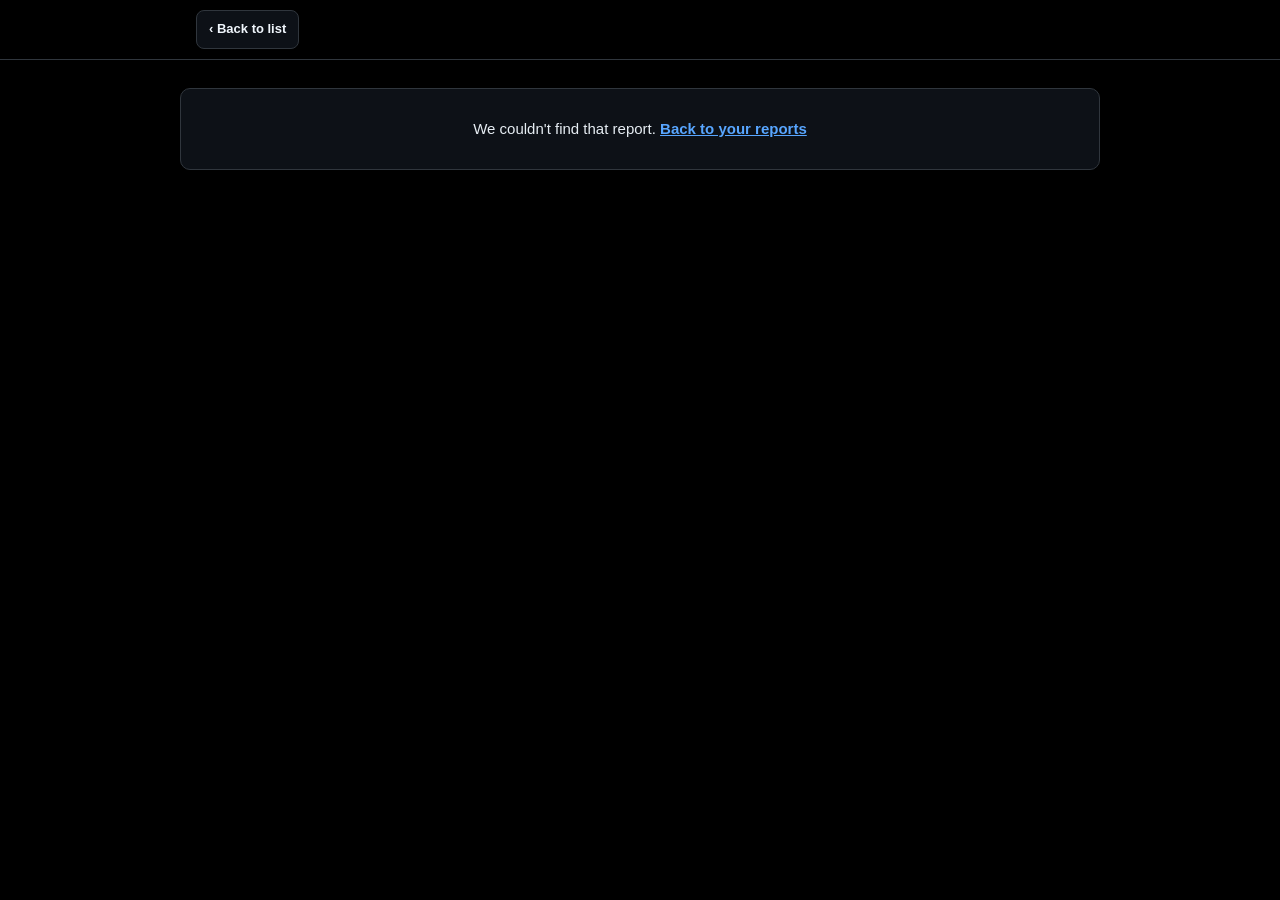
<file: reports/report.html>
<!DOCTYPE html>
<html lang="en">
<head>
<meta charset="UTF-8">
<meta name="viewport" content="width=device-width, initial-scale=1.0">
<meta name="robots" content="noindex,nofollow">
<meta http-equiv="Content-Security-Policy" content="frame-src https://www.youtube-nocookie.com https://player.vimeo.com https://www.loom.com https://play.gumlet.io https://berrycast.app https://*.berrycast.app https://berrycast.com https://*.berrycast.com; object-src 'none'; base-uri 'self'">
<title>Report | Digiful</title>
<link rel="stylesheet" href="../css/digiful-dark.css">
<link rel="stylesheet" href="assets/css/report.css?v=20261110c">
</head>
<body>

<nav class="topnav" aria-label="Report navigation">
  <div class="topnav-in">
    <a class="navlink" id="navBack" href="index.html">&#8249; Back to list</a>
    <a class="navlink" id="navPrev" href="#" hidden>&#8249; Last<span class="long"> report</span></a>
    <a class="navlink" id="navNext" href="#" hidden>Next<span class="long"> report</span> &#8250;</a>
    <span class="spacer"></span>
    <button class="dl-btn" type="button" id="pdfBtn" hidden>&#8595; <span class="long">Download </span>PDF</button>
  </div>
</nav>
<div class="dummy" id="demoBanner" hidden>DEMO MODE: sample data. Remove <code>?demo=1</code> from the address to use live data.</div>

<div class="page">
  <div id="state"><div class="loading">Loading your report&hellip;</div></div>

  <article id="report" hidden>
    <header class="header">
      <div class="brand"><img class="logo" src="../images/logo/digiful-logo-d-white.png" alt="Digiful" onerror="this.hidden=true;this.nextElementSibling.hidden=false"><span hidden>Digiful</span></div>
      <h1 id="rTitle"></h1>
      <div class="subtitle" id="rSub"></div>
      <div class="header-meta" id="rMeta"></div>
    </header>
    <main class="content">
      <div class="ledger" id="ledger" aria-label="Delivery details"></div>
      <div id="bonusRow"></div>
      <nav class="toc" aria-label="Contents"><h2>Contents</h2><ol id="tocList"></ol></nav>
      <div id="body"></div>
    </main>
    <footer class="footer"><div id="fLeft"></div><div id="fRight"></div></footer>
  </article>
</div>

<script src="assets/js/config.js"></script>
<script src="assets/js/demo-data.js"></script>
<script src="assets/js/common.js?v=20261110c"></script>
<script src="assets/js/md-render.js"></script>
<script>
(function () {
  var R = window.Reports, el = R.el, $ = function (id) { return document.getElementById(id); };
  if (R.isDemo) $("demoBanner").hidden = false;
  var id = Number(R.params.get("id"));

  function fail(text, withList) {
    var s = $("state"); s.textContent = "";
    var m = el("div", "msg", text + (withList ? " " : ""));
    if (withList) { var a = el("a", null, "Back to your reports"); a.href = R.link("index.html"); m.appendChild(a); }
    s.appendChild(m);
  }
  if (!Number.isInteger(id) || id < 1) { fail("We couldn't find that report.", true); return; }
  $("navBack").href = R.link("index.html");

  /* simple "summary" report: what was delivered, from the order + service catalogue (all text via textContent) */
  function summaryCard(rep, ledger) {
    var sec = el("div", "section"), hd = el("div", "section-header");
    hd.appendChild(el("div", "section-num", "\u2713")); hd.appendChild(el("div", "section-title", "What we delivered"));
    var b = el("div", "section-body"); sec.appendChild(hd); sec.appendChild(b);
    String(rep.description || "").split(/\n\s*\n/).forEach(function (t) { t = t.trim(); if (t) b.appendChild(el("p", "desc", t)); });
    if (rep.extended_description) {
      var ext = el("div", "ext");
      /* '##' would create numbered report sections; in a summary it is just a sub-heading */
      ext.innerHTML = window.MdRender.render(String(rep.extended_description).replace(/^##(?!#)/gm, "###"), { ledger: ledger }).html;
      b.appendChild(ext);
    }
    var u = R.safeHttps(rep.output_url);
    if (u) {
      var box = el("div", "outlink"), a = el("a", "out-btn", "View the finished work \u203A");
      a.href = u.href; a.target = "_blank"; a.rel = "noopener noreferrer";
      box.appendChild(a); box.appendChild(el("span", "out-host", u.hostname)); b.appendChild(box);
    }
    var nodes = R.embedNodes(rep.report_embed);
    if (nodes.length) { var m = el("div", "media-set"); nodes.forEach(function (n) { m.appendChild(n); }); b.appendChild(m); }
    if (!b.childNodes.length) b.appendChild(el("p", "desc", "N/A"));
    return sec;
  }

  Promise.all([R.loadReport(id), R.loadList()]).then(function (res) {
    var rep = res[0], rows = res[1] || [];
    if (!rep) { fail("We couldn't find that report. It may have been replaced by a newer one.", true); return; }

    /* frozen snapshot: hand over to the static file (path re-validated, never trusted blindly) */
    if (rep.render_mode === "snapshot") {
      if (R.snapshotPath.test(rep.report_file_path || "")) { location.replace(R.snapshotUrl(rep.report_file_path)); return; }
      fail("This report is not available right now. Please contact us.", true); return;
    }

    var Q = R.quarter(rep), M = R.month(rep.service_month), fm = rep.front_matter || {};
    var ledger = { credits: rep.credits, status: R.status(rep.status), completed_date: R.fmtDate(rep.completed_date),
                   service_month: M ? M.text : null, service_title: rep.title, client_name: rep.client_name, quarter: Q.label };
    var isSummary = rep.render_mode === "summary";
    var out = isSummary ? { html: "", toc: [] } : window.MdRender.render(rep.body_md, { ledger: ledger });

    /* header: title/subtitle/meta from front_matter, falling back to database fields */
    var title = fm.title || rep.title;
    $("rTitle").textContent = title;
    var svc = rep.service_name && rep.service_name.toLowerCase() !== String(title).toLowerCase() ? rep.service_name + " · " : "";
    $("rSub").textContent = fm.subtitle || (svc + rep.client_name + " · " + Q.label + (rep.report_label ? " · " + rep.report_label : ""));
    var meta = $("rMeta");
    [["Prepared for", fm.prepared_for], ["Prepared by", fm.prepared_by || "Digiful"],
     ["Date", R.fmtDate(fm.report_date || rep.completed_date)], ["Status", fm.status]].forEach(function (p) {
      if (!p[1] || p[1] === "N/A") return;
      var d = el("div", "meta-item", p[0]); d.appendChild(el("span", null, p[1])); meta.appendChild(d);
    });

    /* delivery strip: live ledger values (serviceflow.transactions) */
    var strip = $("ledger");
    function box(label, cls, value) { var d = el("div", cls); d.appendChild(el("b", null, label)); d.appendChild(el("span", "v", value)); return d; }
    /* Service: long titles wrap (also after a slash) instead of overflowing the box */
    strip.appendChild(box("Service", "svc", R.wrapSlashes(rep.service_name || rep.title)));
    /* Quarter: dates, and the month (when the order has one) as a card directly under them. There is no separate Month box. */
    var bQ = box("Quarter", null, Q.label); bQ.appendChild(el("small", null, Q.range));
    if (M) { var mrow = el("span", "chips"); mrow.appendChild(R.chip("mo", "📅 " + M.text)); bQ.appendChild(mrow); }
    strip.appendChild(bQ);
    /* Credits: "🪙 50 credits", and the service-specific gift credits (when one applies) directly under it */
    var bC = box("Credits", null, rep.credits === null || rep.credits === undefined ? "N/A" : "🪙 " + Number(rep.credits) + (Number(rep.credits) === 1 ? " credit" : " credits"));
    var gift = R.bonusChipNodes(rep.bonuses);
    if (gift.length) { var grow = el("span", "chips"); gift.forEach(function (n) { grow.appendChild(n); }); bC.appendChild(grow); }
    strip.appendChild(bC);
    strip.appendChild(box("Delivery status", null, R.status(rep.status)));

    /* early adopter bonus cards (service-specific gifts now sit in the Credits box above) */
    var bonusBox = R.bonusRow(rep.bonuses, ["EARLY_ADOPTER"]);
    if (bonusBox) $("bonusRow").appendChild(bonusBox);

    if (isSummary) { $("body").appendChild(summaryCard(rep, ledger)); document.querySelector(".toc").hidden = true; }
    else $("body").innerHTML = out.html;   /* renderer escapes all text; no raw HTML passes through */
    var toc = $("tocList");
    out.toc.forEach(function (t) { var li = el("li"), a = el("a", null, t.title); a.href = "#" + t.id; a.setAttribute("data-n", t.num || "\u2014"); li.appendChild(a); toc.appendChild(li); });

    $("fLeft").textContent = "Digiful — " + title;
    $("fRight").textContent = "Prepared for " + rep.client_name + " · " + Q.label;
    document.title = title + " | " + rep.client_name + " | Digiful";   /* also the PDF file name */

    /* navigation: back goes to this report's quarter; prev/next stay inside the quarter */
    $("navBack").href = R.link("index.html", { y: Q.year }) + "#q-" + Q.key;
    var inQ = rows.filter(function (r) { return String(r.quarter_id) === Q.key; });
    var i = inQ.findIndex(function (r) { return r.report_instance_id === rep.report_instance_id; });
    /* generic button labels keep the bar the same size on every report; the target report's title is the hover tooltip / accessible name */
    function wire(elId, word, target) {
      if (!target) return;
      var a = $(elId), name = (target.report_label ? target.report_label + ": " : "") + target.title;
      a.href = R.link("report.html", { id: target.report_instance_id }); a.hidden = false;
      a.title = name; a.setAttribute("aria-label", word + " report: " + name);
    }
    if (i >= 0) { wire("navPrev", "Last", inQ[i - 1]); wire("navNext", "Next", inQ[i + 1]); }

    $("pdfBtn").hidden = false; $("pdfBtn").addEventListener("click", function () { R.track("pdf_download", rep.report_instance_id, { page: "report" }); window.print(); });
    $("state").hidden = true; $("report").hidden = false;
    R.track("page_view", rep.report_instance_id, { page: "report", kind: isSummary ? "details" : "report" });
    if (location.hash) { var t = document.getElementById(decodeURIComponent(location.hash.slice(1))); if (t) t.scrollIntoView(); }
  }).catch(function (err) { fail(R.message(err), true); });
})();
</script>
</body>
</html>
</file>
<file: css/digiful-dark.css>
/* Digiful shared theme (dark, high contrast) - used by /reports and /qof.
   Pages load this FIRST, then their own small stylesheet:
     <link rel="stylesheet" href="../css/digiful-dark.css">
     <link rel="stylesheet" href="assets/css/<page>.css">
   Contains only what every Digiful page needs: colour tokens, base typography, page frame, header, footer,
   banners/messages and the light print theme. Page-specific layout stays in the page's own CSS. */
*{box-sizing:border-box;margin:0;padding:0}
:root{
  --bg:#000; --panel:#0d1117; --panel2:#161b22; --line:#30363d; --line-soft:#21262d;
  --ink:#f0f6fc; --text:#e6edf3; --muted:#a8b3bf; --muted2:#8b949e;
  --blue:#1f6feb; --blue-bright:#58a6ff;
  --blue-bg:#0c2d6b; --blue-bd:#58a6ff;
  --green-bg:#0f2d1a; --green-ink:#56d364;
  --amber-bg:#2d2305; --amber-ink:#e3b341;
  --red-ink:#ff7b72; --red-bg:#3d1214;
  --th-bg:#21262d; --th-ink:#f0f6fc; --stripe:#0a0e13;
}
html{scroll-behavior:smooth;-webkit-text-size-adjust:100%}
body{font-family:Arial,Helvetica,sans-serif;font-size:15px;color:var(--text);background:var(--bg);line-height:1.6}
a{color:var(--blue-bright)}
.page{max-width:920px;margin:0 auto;background:var(--bg)}

/* header */
.header{background:var(--panel);padding:40px 44px 28px;position:relative;overflow:hidden;border-bottom:1px solid var(--line)}
.header::before{content:'';position:absolute;top:-70px;right:-70px;width:280px;height:280px;background:radial-gradient(circle,rgba(88,166,255,.16) 0%,transparent 70%)}
.header::after{content:'';position:absolute;bottom:0;left:0;right:0;height:3px;background:linear-gradient(90deg,#58a6ff,#1f6feb,#58a6ff)}
.brand{font-size:12px;letter-spacing:3px;text-transform:uppercase;color:var(--blue-bright);font-weight:700;margin-bottom:18px}
.header .brand img.logo{display:block;height:30px;width:auto}
.header .brand img.logo[hidden]{display:none}
.header h1{font-size:27px;color:var(--ink);font-weight:700;line-height:1.25;margin-bottom:8px;max-width:680px;position:relative}
.subtitle{color:var(--blue-bright);font-size:14px;margin-bottom:22px;position:relative}
.header-meta{display:flex;flex-wrap:wrap;border-top:1px solid var(--line);padding-top:16px;position:relative}
.meta-item{font-size:11.5px;color:var(--muted);padding-right:22px;margin-right:22px;margin-top:8px;border-right:1px solid var(--line)}
.meta-item:last-child{border-right:none}
.meta-item span{color:var(--ink);display:block;font-weight:700;margin-top:3px;font-size:13px}

.content{padding:30px 44px 16px}
.footer{background:var(--panel);border-top:1px solid var(--line);padding:18px 44px;display:flex;justify-content:space-between;flex-wrap:wrap;gap:10px;font-size:11.5px;color:var(--muted)}

.dummy{background:var(--amber-bg);color:var(--amber-ink);border-bottom:1px solid var(--amber-ink);font-size:12px;padding:8px 16px;text-align:center}
strong{color:var(--ink)}
.msg{border:1px solid var(--line);border-radius:10px;padding:28px;text-align:center;color:var(--text);margin:28px 0;background:var(--panel)}
.msg a{font-weight:700}
.loading{color:var(--muted);padding:28px;text-align:center}
code{font-family:"Courier New",monospace;font-size:.92em;background:var(--panel2);padding:1px 5px;border-radius:4px}

/* responsive */
@media(max-width:640px){
  body{font-size:15px}
  .header,.content,.footer{padding-left:18px;padding-right:18px}
  .header{padding-top:30px}.header h1{font-size:22px}
}

/* print / PDF: light theme, no chrome */
@media print{
  :root{--bg:#fff;--panel:#f6f8fa;--panel2:#eef1f4;--line:#d0d7de;--line-soft:#e6e9ec;--ink:#0d1117;--text:#24292f;--muted:#57606a;--muted2:#57606a;
    --blue:#1f6feb;--blue-bright:#0b5cd5;--blue-bg:#f0f6ff;--blue-bd:#1f6feb;--green-bg:#dafbe1;--green-ink:#116329;--amber-bg:#fff8c5;--amber-ink:#7d4e00;--red-ink:#a40e26;--red-bg:#ffebe9;--th-bg:#0d1117;--th-ink:#fff;--stripe:#fafbfc}
  body{font-size:11.5px;background:#fff}
  .header::before,.header::after{display:none}
  a{color:inherit;text-decoration:none}
  .dummy{display:none!important}
  .header .brand img.logo{display:none!important}
  .header .brand span[hidden]{display:inline!important}
}
</file>
<file: qof/assets/css/qof.css>
/* QOF page styles. Colour tokens, base typography, header, footer, banners and the print theme come from
   /css/digiful-dark.css (loaded first by index.html). Only QOF-specific layout and components live here.
   Every colour below is a shared token, so the QOF follows the same dark high-contrast theme as /reports. */
html { color-scheme: dark; }
.page-narrow { max-width: 760px; }
.header .brand img.logo { display:block; height:30px; width:auto; }
.header .brand img.logo[hidden] { display:none; }
.header .header-desc { color:var(--muted); font-size:14px; line-height:1.6; max-width:560px; margin:0 0 6px; position:relative; }
.header .brand { position:relative; }

.status { padding:10px 14px; border-radius:8px; margin-bottom:12px; font-size:13px; line-height:1.4; border:1px solid var(--line); }
.status.loading { background:var(--panel2); color:var(--muted); }
.status.live { background:var(--green-bg); color:var(--green-ink); border-color:var(--green-ink); }
.status.offline { background:var(--amber-bg); color:var(--amber-ink); border-color:var(--amber-ink); }
.status.demo { background:var(--blue-bg); color:#cfe3ff; border-color:var(--blue-bd); }
.status.err { background:var(--red-bg); color:var(--red-ink); border-color:var(--red-ink); }
.proto-note, .toast { background:var(--amber-bg); border:1px solid var(--amber-ink); color:var(--amber-ink); border-radius:8px; padding:9px 13px; font-size:12.5px; margin-bottom:16px; line-height:1.45; }

.info-bar { background:var(--panel); border:1px solid var(--line); border-left:3px solid var(--blue); border-radius:10px; padding:18px 22px; margin-bottom:16px; font-size:14px; }
.info-bar h4 { margin:0 0 10px; font-size:17px; font-weight:700; color:var(--ink); line-height:1.3; }
.info-bar .l2 { display:flex; flex-wrap:wrap; align-items:center; gap:4px 12px; font-size:14px; color:var(--text); }
.info-bar .sep { color:var(--muted2); }
.info-bar .l3 { margin-top:8px; font-size:13px; color:var(--muted); }

.section-box { background:var(--panel); border:1px solid var(--line); border-radius:12px; padding:22px; margin-bottom:18px; }
.section-box h2 { font-size:19px; font-weight:700; margin:0 0 4px; color:var(--ink); }
.strat-total .cc { white-space:normal; text-align:right; margin-left:auto; }
.section-subtitle { font-size:13px; color:var(--muted); margin:0 0 16px; }

.credit-counter { background:var(--bg); border:1px solid var(--line); border-radius:10px; padding:14px 16px; margin-top:14px; }
.credit-row { display:flex; justify-content:space-between; align-items:center; padding:4px 0; font-size:13.5px; color:var(--text); }
.credit-row .v { font-family:"Courier New",monospace; font-weight:700; color:var(--ink); }
.credit-row.green .v { color:var(--green-ink); }
.credit-row.muted { color:var(--muted); }
.credit-row.total { border-top:1px solid var(--line); margin-top:6px; padding-top:10px; font-size:15px; font-weight:700; color:var(--ink); }

.plan-tabs { display:flex; gap:6px; flex-wrap:wrap; margin:6px 0 8px; }
.plan-tab { flex:1; min-width:110px; border:1px solid var(--line); background:var(--bg); border-radius:10px; padding:9px 11px; cursor:pointer; font-size:13px; text-align:left; font-family:inherit; color:var(--ink); min-height:44px; }
.plan-tab:hover { border-color:var(--blue-bright); }
.plan-tab small { display:block; font-size:11px; color:var(--muted); margin-top:2px; }
.plan-tab.active { border-color:var(--blue-bright); background:var(--blue-bg); }
.def-caption { font-size:12px; font-weight:700; color:var(--green-ink); margin:2px 0 14px; }
.def-caption.upg { color:var(--amber-ink); }
.def-caption a { font-weight:700; color:var(--blue-bright); cursor:pointer; text-decoration:underline; margin-left:8px; }

.fb-wrap { margin-top:20px; padding-top:18px; border-top:1px solid var(--line); }
.fb-title { font-size:14px; font-weight:700; margin-bottom:3px; color:var(--ink); }
.fb-cap { font-size:12px; color:var(--muted); margin-bottom:10px; }
.quarter { margin-bottom:15px; }
.q-head { display:flex; justify-content:space-between; align-items:baseline; margin-bottom:7px; gap:10px; flex-wrap:wrap; }
.q-label { font-size:12.5px; font-weight:700; color:var(--ink); display:flex; align-items:center; gap:8px; flex-wrap:wrap; }
.q-tag { font-size:9.5px; font-weight:800; letter-spacing:.04em; padding:2px 7px; border-radius:20px; text-transform:uppercase; border:1px solid; }
.q-tag.auth { background:var(--green-bg); color:var(--green-ink); border-color:var(--green-ink); }
.q-tag.ind { background:var(--panel2); color:var(--muted); border-color:var(--line); }
.q-meta { font-size:11.5px; font-family:"Courier New",monospace; color:var(--muted); }
/* quarter lists (this quarter / possible quarters) */
.q-items { display:flex; flex-direction:column; gap:6px; }
.q-item { display:flex; justify-content:space-between; align-items:center; gap:10px; padding:9px 12px; background:var(--bg); border:1px solid var(--line); border-radius:8px; font-size:13px; color:var(--ink); font-weight:700; }
.quarter.later .q-item { border-style:dashed; opacity:.8; }
.q-item.none { color:var(--muted); font-weight:400; }
.qi-name { min-width:0; }
.qi-side { display:flex; align-items:center; gap:8px; flex-shrink:0; }
.si-month { font-size:11px; font-weight:700; color:var(--muted); border:1px solid var(--line); border-radius:20px; padding:1px 8px; white-space:nowrap; }
.horizon-note { font-size:11.5px; color:var(--muted); margin-top:2px; padding:9px 12px; background:var(--panel2); border-radius:8px; border:1px solid var(--line); line-height:1.45; }

.callout { margin-top:12px; border-radius:8px; padding:14px 16px; border:1px solid; border-left-width:4px; font-size:13px; display:none; }
.callout.show { display:block; }
.callout.upgrade { background:var(--blue-bg); border-color:var(--blue-bright); color:var(--text); }
.callout.reassure { background:var(--panel2); border-color:var(--line); border-left-color:var(--blue-bright); color:var(--text); }
.callout .head { font-weight:700; margin-bottom:6px; color:var(--ink); }
.callout ul { margin:6px 0 0; padding-left:18px; }
.callout li { margin-bottom:3px; font-size:12.5px; }
.callout .big { font-family:"Courier New",monospace; font-size:18px; font-weight:800; color:#cfe3ff; margin-bottom:6px; }

.btn { width:100%; padding:12px 20px; background:var(--blue); color:#fff; border:none; border-radius:8px; font-size:15px; font-weight:700; cursor:pointer; margin-top:14px; font-family:inherit; min-height:44px; }
.btn:hover { background:#2f81f7; }
.btn.secondary { background:var(--panel2); color:var(--ink); border:1px solid var(--line); font-size:13px; font-weight:700; padding:9px 14px; width:auto; margin-top:8px; }
.btn.secondary:hover { border-color:var(--blue-bright); }
.summary-box { display:none; margin-top:14px; background:var(--bg); border:1px solid var(--line); border-radius:10px; padding:14px 16px; }
.summary-box.show { display:block; }
.summary-box pre { white-space:pre-wrap; word-break:break-word; font-family:"Courier New",monospace; font-size:12.5px; margin:0 0 6px; color:var(--text); }
.summary-box details { margin-top:8px; font-size:12px; color:var(--muted); }
.empty-msg { font-size:13px; color:var(--muted); padding:6px 0; }
.toast { display:none; margin-bottom:12px; }
.toast.show { display:block; }

@media (max-width:640px) {
  .section-box { padding:16px; }
  .info-bar { padding:16px; }
}
/* v5: service picker + strategy */
.pick-grid { display:grid; grid-template-columns:minmax(0,2fr) minmax(0,1fr) auto; gap:10px 14px; align-items:end; }
.strat-grid { grid-template-columns:minmax(0,1fr) auto; }
#strat-box { margin-bottom:18px; padding-bottom:18px; border-bottom:1px solid var(--line); }
#strat-box #strat-detail:empty { display:none; }
.pick-field { display:flex; flex-direction:column; gap:5px; min-width:0; }
.pick-label { font-size:11px; font-weight:700; color:var(--muted); text-transform:uppercase; letter-spacing:1px; }
.pick-label .opt { text-transform:none; letter-spacing:0; font-weight:400; }
.pick-select { width:100%; min-height:44px; padding:9px 12px; font-size:14px; font-family:inherit; color:var(--ink); background:var(--panel2); border:1px solid var(--line); border-radius:8px; }
.pick-select:focus { outline:2px solid var(--blue-bright); outline-offset:1px; }
.pick-select:disabled { background:var(--bg); color:var(--muted2); }
.pick-select option:disabled { color:var(--muted2); }
.link-btn { background:none; border:none; color:var(--blue-bright); font:inherit; font-size:13px; font-weight:700; cursor:pointer; min-height:44px; padding:0 4px; white-space:nowrap; text-align:left; }
.link-btn:hover { text-decoration:underline; }
.add-btn { display:inline-flex; align-items:center; gap:6px; background:var(--panel2); color:var(--ink); border:1px dashed var(--blue-bright); border-radius:8px; font:inherit; font-size:14px; font-weight:700; padding:10px 16px; min-height:44px; cursor:pointer; margin-top:4px; }
.add-btn:hover { background:var(--blue-bg); }
.svc-pick { background:var(--bg); border:1px solid var(--line); border-left:3px solid var(--line); border-radius:10px; padding:14px; margin-bottom:10px; }
.svc-pick.on { border-left-color:var(--blue); }
.pick-info { margin-top:10px; }
.svc-name { display:block; font-size:14px; font-weight:700; color:var(--ink); }
.svc-desc { display:block; font-size:12.5px; color:var(--muted); line-height:1.45; margin-top:2px; }
.svc-hint { font-size:11.5px; color:var(--muted); margin-top:4px; }
.svc-hint.warn { color:var(--amber-ink); }
.svc-hint.ok { color:var(--green-ink); }
.cc { font-family:"Courier New",monospace; font-size:12.5px; color:var(--muted); font-weight:700; white-space:nowrap; }
.tag { font-size:9.5px; font-weight:800; letter-spacing:.04em; padding:2px 7px; border-radius:20px; text-transform:uppercase; white-space:nowrap; vertical-align:middle; border:1px solid; }
.tag-now { background:var(--green-bg); color:var(--green-ink); border-color:var(--green-ink); }
.strat-card { background:var(--blue-bg); border:1px solid var(--blue-bd); border-radius:10px; padding:16px; margin-top:12px; }
.strat-head { display:flex; align-items:center; gap:10px; flex-wrap:wrap; margin-bottom:6px; }
.strat-ref { width:28px; height:28px; border-radius:7px; background:var(--bg); border:1px solid var(--blue-bright); color:var(--blue-bright); display:flex; align-items:center; justify-content:center; font-weight:800; font-size:13px; }
.strat-name { font-size:16px; font-weight:700; color:var(--ink); }
.strat-desc { font-size:13.5px; color:var(--text); margin:0 0 8px; }
.strat-items { margin-top:12px; display:flex; flex-direction:column; gap:8px; }
.strat-item { display:flex; justify-content:space-between; gap:12px; align-items:flex-start; background:var(--bg); border:1px solid var(--line); border-radius:8px; padding:10px 12px; }
.si-main { min-width:0; }
.si-side { display:flex; flex-direction:column; align-items:flex-end; gap:4px; flex-shrink:0; }
.strat-total { display:flex; flex-wrap:wrap; justify-content:space-between; gap:4px 12px; margin-top:10px; padding-top:10px; border-top:1px solid var(--blue-bd); font-size:13.5px; font-weight:700; color:var(--ink); }

@media (max-width:640px) {
  .pick-grid, .strat-grid { grid-template-columns:1fr; }
  .link-btn { justify-self:start; }
}

/* print: shared print tokens turn this light; drop the interactive chrome */
@media print {
  .btn, .plan-tabs, .proto-note, .toast, .status, .add-btn, .link-btn { display:none !important; }
  .section-box, .svc-pick, .summary-box, .credit-counter, .strat-card { break-inside:avoid; }
}
</file>
<file: reports/assets/css/report.css>
/* Digiful client reports - page styles. Colour tokens, base, header, footer, banners and the print theme come from /css/digiful-dark.css (load that first). */


/* dummy banner + data map (review aids, hidden in print) */
.datamap{margin:8px 0 28px;border:1px dashed var(--muted2);border-radius:10px;padding:18px 22px;font-size:12.5px;color:var(--muted)}
.datamap h2{font-size:12px;text-transform:uppercase;letter-spacing:1.2px;color:var(--ink);margin-bottom:10px}
.datamap code{font-family:"Courier New",monospace;color:var(--blue-bright);font-size:12px}
.datamap li{margin:5px 0 5px 18px}

/* top nav (detail page) */
.topnav{position:sticky;top:0;z-index:40;background:rgba(0,0,0,.94);backdrop-filter:blur(6px);border-bottom:1px solid var(--line)}
.topnav-in{max-width:920px;margin:0 auto;display:flex;align-items:center;gap:10px;padding:10px 16px;flex-wrap:wrap}
.navlink{display:inline-flex;align-items:center;gap:6px;color:var(--ink);text-decoration:none;font-size:13px;font-weight:700;padding:8px 12px;border:1px solid var(--line);border-radius:8px;background:var(--panel);min-height:38px}
.navlink:hover{border-color:var(--blue-bright);color:var(--blue-bright)}
.navlink.off{opacity:.35;pointer-events:none}
.navlink[hidden]{display:none}   /* display:inline-flex above would otherwise override the hidden attribute (first/last report in a quarter showed a dead button) */
.navlink small{display:block;font-weight:400;color:var(--muted);font-size:11px;max-width:200px;white-space:nowrap;overflow:hidden;text-overflow:ellipsis}
.spacer{flex:1}
.dl-btn{background:var(--blue);color:#fff;border:none;border-radius:8px;padding:9px 16px;font-size:13px;font-weight:700;cursor:pointer;font-family:inherit;min-height:38px}
.dl-btn:hover{background:#2f81f7}

/* index: filters + list */
.filters{display:flex;gap:14px;flex-wrap:wrap;align-items:flex-end;margin-bottom:6px}
.field{display:flex;flex-direction:column;gap:6px;min-width:150px}
.field label{font-size:11px;text-transform:uppercase;letter-spacing:1.2px;color:var(--muted);font-weight:700}
select{appearance:none;-webkit-appearance:none;background:var(--panel) url("data:image/svg+xml,%3Csvg xmlns='http://www.w3.org/2000/svg' width='12' height='8' viewBox='0 0 12 8'%3E%3Cpath d='M1 1l5 5 5-5' fill='none' stroke='%2358a6ff' stroke-width='2'/%3E%3C/svg%3E") no-repeat right 14px center;color:var(--ink);border:1px solid var(--line);border-radius:8px;padding:11px 38px 11px 14px;font-size:15px;font-family:inherit;min-height:44px;cursor:pointer}
select:focus{outline:2px solid var(--blue-bright);outline-offset:1px}
.count{margin-left:auto;font-size:13px;color:var(--muted);padding-bottom:12px}
.qgroup{margin-top:28px}
.qhead{display:flex;align-items:baseline;gap:12px;margin-bottom:10px;padding-bottom:8px;border-bottom:1px solid var(--line)}
.qhead h2{font-size:18px;color:var(--ink)}
.qhead span{font-size:12.5px;color:var(--muted)}
.rcard{display:flex;gap:16px;align-items:center;justify-content:space-between;background:var(--panel);border:1px solid var(--line);border-left:3px solid var(--blue);border-radius:10px;padding:16px 18px;margin-bottom:10px;text-decoration:none;color:inherit}
.rcard:hover{border-color:var(--blue-bright);background:var(--panel2)}
.rcard .t{font-size:16px;font-weight:700;color:var(--ink);line-height:1.35}
.rcard .s{font-size:12.5px;color:var(--muted);margin-top:4px}
.rcard .go{color:var(--blue-bright);font-weight:700;font-size:13px;white-space:nowrap}
.pill{display:inline-block;font-size:10.5px;font-weight:700;padding:2px 9px;border-radius:20px;margin-left:8px;vertical-align:middle;background:var(--blue-bg);color:#cfe3ff;border:1px solid var(--blue-bd)}
.empty{border:1px dashed var(--line);border-radius:10px;padding:28px;text-align:center;color:var(--muted);margin-top:24px}

/* ledger strip */
.ledger{display:grid;grid-template-columns:repeat(4,1fr);gap:12px;margin:0 0 28px}
.ledger>div{background:var(--panel);border:1px solid var(--line);border-radius:8px;padding:12px 14px;min-width:0}
.ledger b{display:block;font-size:10.5px;text-transform:uppercase;letter-spacing:1px;color:var(--muted);margin-bottom:4px}
.ledger .v{display:block;font-size:15px;font-weight:700;color:var(--ink);overflow-wrap:break-word}

/* toc */
.toc{background:var(--panel);border:1px solid var(--line);border-radius:10px;padding:20px 24px;margin-bottom:32px}
.toc h2{font-size:11px;text-transform:uppercase;letter-spacing:1.2px;color:var(--muted);margin-bottom:14px}
.toc ol{list-style:none;column-count:2;column-gap:32px}
.toc li{margin-bottom:9px;break-inside:avoid}
.toc a{color:var(--text);text-decoration:none;font-size:13.5px;display:flex;gap:10px;align-items:baseline}
.toc a:hover{color:var(--blue-bright)}
.toc a::before{content:attr(data-n);min-width:18px;font-family:"Courier New",monospace;font-size:11px;color:var(--blue-bright);font-weight:700}

/* summary */
.eyebrow{font-size:11px;font-weight:700;text-transform:uppercase;letter-spacing:1.4px;color:var(--blue-bright);margin-bottom:8px}
.summary h2{font-size:23px;color:var(--ink);margin-bottom:16px}
.summary p{margin-bottom:14px}
.lead{font-size:17px;color:var(--ink);font-weight:600;line-height:1.55}
.outcome-grid{display:grid;grid-template-columns:repeat(3,1fr);gap:14px;margin:26px 0}
.outcome{background:var(--panel);border:1px solid var(--line);border-top:3px solid var(--blue-bright);border-radius:8px;padding:16px}
.outcome .val{font-size:16px;font-weight:700;color:var(--ink);margin-bottom:5px}
.outcome .lbl{font-size:13px;color:var(--muted)}

.callout{border-radius:8px;padding:16px 20px;margin:22px 0}
.callout .ttl{font-weight:700;margin-bottom:5px}
.callout.blue{background:var(--blue-bg);border-left:4px solid var(--blue-bright)}.callout.blue .ttl{color:#cfe3ff}
.callout.green{background:var(--green-bg);border-left:4px solid var(--green-ink)}.callout.green .ttl{color:var(--green-ink)}
.callout.amber{background:var(--amber-bg);border-left:4px solid var(--amber-ink)}.callout.amber .ttl{color:var(--amber-ink)}

/* sections */
.section{margin:22px 0 26px;border:1px solid var(--line);border-radius:10px;overflow:hidden;background:var(--panel)}
.section-header{background:var(--panel2);padding:14px 22px;display:flex;align-items:center;gap:14px;border-bottom:1px solid var(--line)}
.section-num{background:#000;border:1px solid var(--blue-bright);color:var(--blue-bright);width:30px;height:30px;border-radius:7px;display:flex;align-items:center;justify-content:center;font-size:12px;font-weight:700;font-family:"Courier New",monospace;flex-shrink:0}
.section-title{font-size:16px;font-weight:700;color:var(--ink)}
.section-body{padding:22px 24px}
.section-body p{margin-bottom:13px}.section-body p:last-child{margin-bottom:0}
.subhead{font-size:14px;font-weight:700;color:var(--ink);margin:20px 0 8px}
.note{font-size:12.5px;color:var(--muted);font-style:italic;margin-top:10px}

/* pipeline */
.pipeline{display:flex;gap:0;margin:20px 0;flex-wrap:wrap}
.pnode{flex:1;min-width:130px;background:#000;border:1px solid var(--line);border-radius:8px;padding:12px;text-align:center}
.pnode .pn-t{font-size:13px;font-weight:700;color:var(--ink);margin-bottom:3px}
.pnode .pn-d{font-size:11.5px;color:var(--muted);line-height:1.4}
.parrow{display:flex;align-items:center;justify-content:center;padding:0 6px;color:var(--blue-bright);font-weight:700;font-size:18px}
.pnode.ok{border-top:3px solid var(--green-ink)}
.pnode.next{border-top:3px solid var(--amber-ink);border-style:dashed}

/* table */
.tbl-wrap{overflow-x:auto;margin:12px 0}
table.tbl{width:100%;border-collapse:collapse;font-size:13.5px}
table.tbl th{background:var(--th-bg);color:var(--th-ink);text-align:left;padding:10px 13px;font-size:11px;text-transform:uppercase;letter-spacing:.5px}
table.tbl td{padding:10px 13px;border-bottom:1px solid var(--line-soft);vertical-align:top}
table.tbl tr:nth-child(even) td{background:var(--stripe)}
.tick{color:var(--green-ink);font-weight:700}.cross{color:var(--red-ink);font-weight:700}

/* roadmap, faq, glossary */
.road-tier{display:flex;gap:16px;padding:14px 0;border-bottom:1px solid var(--line-soft)}
.road-tier:last-child{border-bottom:none}
.road-when{flex-shrink:0;width:140px}
.rw-t{font-size:13px;font-weight:700;color:var(--ink)}.rw-s{font-size:11.5px;color:var(--muted);margin-top:2px}
.road-what ul{list-style:none}
.road-what li{padding:3px 0 3px 16px;position:relative}
.road-what li::before{content:'·';position:absolute;left:4px;color:var(--blue-bright);font-weight:700;font-size:18px;line-height:1}
.faq-item{border-bottom:1px solid var(--line-soft);padding:14px 0}.faq-item:last-child{border-bottom:none}
.faq-q{font-weight:700;color:var(--ink);margin-bottom:6px}
.gloss{display:grid;grid-template-columns:180px 1fr;gap:10px 18px;font-size:13.5px}
.gloss dt{font-weight:700;color:var(--ink)}

/* responsive */
@media(max-width:640px){
  .toc ol{column-count:1}
  .outcome-grid{grid-template-columns:1fr}
  .ledger{grid-template-columns:1fr 1fr}
  .pipeline{flex-direction:column}.parrow{transform:rotate(90deg);padding:4px 0}
  .road-tier{flex-direction:column;gap:6px}.road-when{width:auto}
  .gloss{grid-template-columns:1fr;gap:2px 0}.gloss dd{margin-bottom:10px}
  .filters{flex-direction:column;align-items:stretch}.field{min-width:0}.count{margin:4px 0 0;padding:0}
  .rcard{flex-direction:column;align-items:flex-start;gap:8px}
  .topnav-in{gap:6px;flex-wrap:nowrap;padding:8px 10px}.navlink{padding:8px 10px;font-size:12.5px}
  .navlink small,.long{display:none}
  .spacer{display:none}.topnav-in .dl-btn{margin-left:auto;padding:9px 12px}
  .section-body{padding:18px}
}

/* print / PDF: light theme, no chrome */
@media print{
  .topnav,.dummy,.datamap,.dl-btn{display:none!important}
  .callout.blue .ttl{color:#1f6feb}
  .pnode,.section-num{background:#fff}
  .section,.toc,.outcome,.callout,.road-tier,.faq-item,.pipeline,.rcard{page-break-inside:avoid}
}

/* ---- v1 additions: month card, quarter groups, markdown bits, messages ---- */
.qgroup{margin-top:18px;border:1px solid var(--line);border-radius:12px;background:var(--panel);overflow:hidden}
.qgroup>summary{list-style:none;cursor:pointer;display:flex;align-items:baseline;gap:12px;flex-wrap:wrap;padding:16px 18px;min-height:52px}
.qgroup>summary::-webkit-details-marker{display:none}
.qgroup>summary::before{content:'\25B8';color:var(--blue-bright);font-size:14px;width:14px;transition:transform .15s}
.qgroup[open]>summary::before{transform:rotate(90deg)}
.qgroup>summary h2{font-size:18px;color:var(--ink)}
.qgroup>summary .range{font-size:12.5px;color:var(--muted)}
.qgroup>summary .n{margin-left:auto;font-size:12px;color:var(--muted)}
.qbody{padding:0 14px 6px}
.qgroup.flash{animation:flash 1.6s ease-out 1}
@keyframes flash{0%{box-shadow:0 0 0 3px var(--blue-bright)}100%{box-shadow:0 0 0 0 transparent}}
.rcard{display:flex;gap:14px;align-items:center;background:#000;border:1px solid var(--line);border-left:3px solid var(--blue);border-radius:10px;padding:14px 16px;margin-bottom:10px;text-decoration:none;color:inherit}
.rcard:hover{border-color:var(--blue-bright);background:var(--panel2)}
.rcard .main{flex:1;min-width:0}
.mcard{flex-shrink:0;width:62px;text-align:center;background:var(--blue-bg);border:1px solid var(--blue-bd);border-radius:8px;padding:6px 4px;line-height:1.15}
.mcard b{display:block;font-size:15px;letter-spacing:1px;color:#fff;text-transform:uppercase}
.mcard span{font-size:11px;color:#cfe3ff}
.ledger{grid-template-columns:minmax(0,1.9fr) minmax(0,1.3fr) minmax(0,1.4fr) minmax(0,1.05fr)}   /* Service gets the most room (no Month box any more) */
.ledger small{display:block;font-size:12px;color:var(--muted);margin-top:2px;font-weight:400}
.md-list{margin:0 0 13px 22px}.md-list li{margin:4px 0}
.fig{margin:16px 0}.fig img{max-width:100%;height:auto;border-radius:8px;border:1px solid var(--line)}
.fig figcaption{font-size:12px;color:var(--muted);margin-top:6px}
.faq-a p{margin-bottom:8px}
.summary{margin-bottom:34px}
@media(max-width:640px){
  .rcard{flex-wrap:wrap;align-items:flex-start}.rcard .go{width:100%;text-align:right}
  .qgroup>summary{padding:14px}.qgroup>summary .n{margin-left:0;width:100%}
  .ledger{grid-template-columns:1fr 1fr}
}
@media print{.qgroup{border:none}.fig img{border:none}}

/* ---- v2: summary reports + embeds ---- */
.desc{white-space:pre-line;margin-bottom:13px}
.ext{margin-top:6px}.ext p{margin-bottom:13px}
.outlink{display:flex;align-items:center;gap:14px;flex-wrap:wrap;margin:20px 0 6px}
.out-btn{display:inline-flex;align-items:center;background:var(--blue);color:#fff;text-decoration:none;font-weight:700;font-size:14px;padding:11px 18px;border-radius:8px;min-height:44px}
.out-btn:hover{background:#2f81f7}
.out-host{font-size:12.5px;color:var(--muted)}
.media-set{margin-top:18px}
.fig.media{margin:16px 0}
.videoWrapper{position:relative;width:100%;padding-top:56.25%;border-radius:8px;overflow:hidden;border:1px solid var(--line);background:#000}
.videoWrapper iframe{position:absolute;inset:0;width:100%;height:100%;border:0}
.fig.media figcaption a{font-weight:700}
@media print{.videoWrapper{display:none}.out-btn{background:none;color:inherit;padding:0;min-height:0}.media-set .fig{page-break-inside:avoid}}

/* ---- v4: bonus cards, quarter credit boxes ---- */
.bonuses{display:flex;flex-wrap:wrap;align-items:center;gap:6px 8px;margin-top:8px}
.bonus{display:inline-flex;flex-wrap:wrap;align-items:center;gap:6px;margin-right:6px}
.bchip{display:inline-block;font-size:12px;font-weight:700;line-height:1.3;padding:3px 10px;border-radius:20px;border:1px solid}
.bchip.bt{background:var(--amber-bg);color:var(--amber-ink);border-color:#5b4a14}
.bchip.bc{background:var(--green-bg);color:var(--green-ink);border-color:#1f5a30}
.bnote{font-size:11.5px;color:var(--muted)}
#bonusRow .bonuses{margin:0 0 22px}
#bonusRow .bchip{font-size:13px;padding:4px 12px}
.ea-set{margin:6px 4px 12px;padding-top:12px;border-top:1px dashed var(--line)}
.qboxes{padding:4px 14px 16px;display:flex;flex-direction:column;gap:8px}
.qt{border:1px solid var(--line);border-radius:10px;background:#000}
.qt>summary{list-style:none;cursor:pointer;padding:11px 14px;min-height:44px;display:flex;align-items:center;font-size:13.5px;font-weight:700;color:var(--ink)}
.qt>summary::-webkit-details-marker{display:none}
.qt>summary::after{content:'\25BF';margin-left:auto;color:var(--blue-bright);transition:transform .15s}
.qt[open]>summary::after{transform:rotate(180deg)}
.qt-body{padding:2px 14px 12px}
.ql{display:flex;justify-content:space-between;gap:16px;padding:7px 0;border-top:1px solid var(--line-soft);font-size:13.5px}
.ql:first-child{border-top:none}
.ql .k{color:var(--text)}.ql .v{color:var(--ink);font-weight:700;text-align:right}
.ql.total .k,.ql.total .v{color:var(--ink);font-weight:700}
.ql.total{border-top:1px solid var(--line)}
.ql.none{color:var(--muted)}
@media(max-width:640px){.ql{flex-direction:column;gap:2px}.ql .v{text-align:left}}
@media print{
  .bchip.bt{background:#fff8c5;color:#7d4e00;border-color:#d4a72c}.bchip.bc{background:#dafbe1;color:#116329;border-color:#4ac26b}
  .qt{background:#fff}.qt:not([open])>.qt-body{display:none}
}

/* ---- v3: orders on the reports page (migration 022) ---- */
.rcard .side{display:flex;flex-direction:column;align-items:flex-end;gap:8px;flex-shrink:0}
.rcard .d{font-size:12.5px;color:var(--muted);margin-top:6px;display:-webkit-box;-webkit-line-clamp:2;-webkit-box-orient:vertical;overflow:hidden}
.rcard.order{cursor:default;border-left-color:var(--muted2)}
.rcard.order:hover{border-color:var(--line);background:#000}
.stchip{display:inline-block;font-size:11px;font-weight:700;padding:3px 10px;border-radius:20px;border:1px solid var(--muted2);color:var(--text);white-space:nowrap;line-height:1.4}
.stchip.st-done{background:var(--green-bg);color:var(--green-ink);border-color:var(--green-ink)}
.stchip.st-prog{background:var(--blue-bg);color:var(--blue-bright);border-color:var(--blue-bd)}
.stchip.st-sched{border-style:dashed}
.stchip.st-hold{background:var(--amber-bg);color:var(--amber-ink);border-color:var(--amber-ink)}
@media(max-width:640px){
  .rcard .side{width:100%;flex-direction:row;align-items:center;justify-content:space-between;flex-wrap:wrap}
  .rcard .side .go{width:auto}
}

/* ---- v5: coloured cards (chips): credits = violet, service-specific bonus = amber (same family as the other bonus cards), service id = slate, month = teal ---- */
:root{
  --cr-bg:#2a1d4d;--cr-ink:#d6c2ff;--cr-bd:#6e4fc4;
  --bn-bg:var(--amber-bg);--bn-ink:var(--amber-ink);--bn-bd:#5b4a14;
  --sid-bg:#1c2733;--sid-ink:#b9c7d6;--sid-bd:#44566a;
  --mo-bg:#0d3036;--mo-ink:#7fe3ea;--mo-bd:#1f7a84;
  --pl-bg:#3a1627;--pl-ink:#ffc2d9;--pl-bd:#a8386a;
}
.chip{display:inline-block;font-size:11.5px;font-weight:700;line-height:1.4;padding:3px 10px;border-radius:20px;border:1px solid;white-space:nowrap}
.chip.cr{background:var(--cr-bg);color:var(--cr-ink);border-color:var(--cr-bd)}
.chip.bn{background:var(--bn-bg);color:var(--bn-ink);border-color:var(--bn-bd)}
.chip.sid{background:var(--sid-bg);color:var(--sid-ink);border-color:var(--sid-bd)}
.chip.mo{background:var(--mo-bg);color:var(--mo-ink);border-color:var(--mo-bd)}
/* index cards: line 1 = title + cards, line 2 = "Service: name" + SID card */
.rcard .trow{display:flex;flex-wrap:wrap;align-items:center;gap:6px 10px}
.rcard .srow{display:block;margin-top:6px;line-height:1.9}   /* one run of text so a long service name wraps naturally; the SID card follows it inline */
.rcard .srow .sl{color:var(--muted2)}
.rcard .srow .chip{margin-left:2px}
.rcard .srow .sn{color:var(--text)}
.trow .bnote{align-self:center}
/* report page delivery strip */
.ledger .chips{display:flex;flex-wrap:wrap;align-items:center;gap:6px;margin-top:8px}
.ledger .chip{font-size:12px;white-space:normal}
.ledger .chips .bnote{flex-basis:100%}
/* quarter header: plan card (rose) */
.chip.pl{background:var(--pl-bg);color:var(--pl-ink);border-color:var(--pl-bd);align-self:center;white-space:normal}
@media(max-width:640px){.ledger .svc{grid-column:1/-1}}
@media print{:root{--cr-bg:#f1ebff;--cr-ink:#4b2a9a;--cr-bd:#8a63e0;--bn-bd:#d4a72c;--sid-bg:#eef1f4;--sid-ink:#24292f;--sid-bd:#8c959f;--mo-bg:#e0f7f9;--mo-ink:#0a5560;--mo-bd:#2aa3af;--pl-bg:#ffeaf1;--pl-ink:#8a1c4a;--pl-bd:#d6477f}}
</file>
